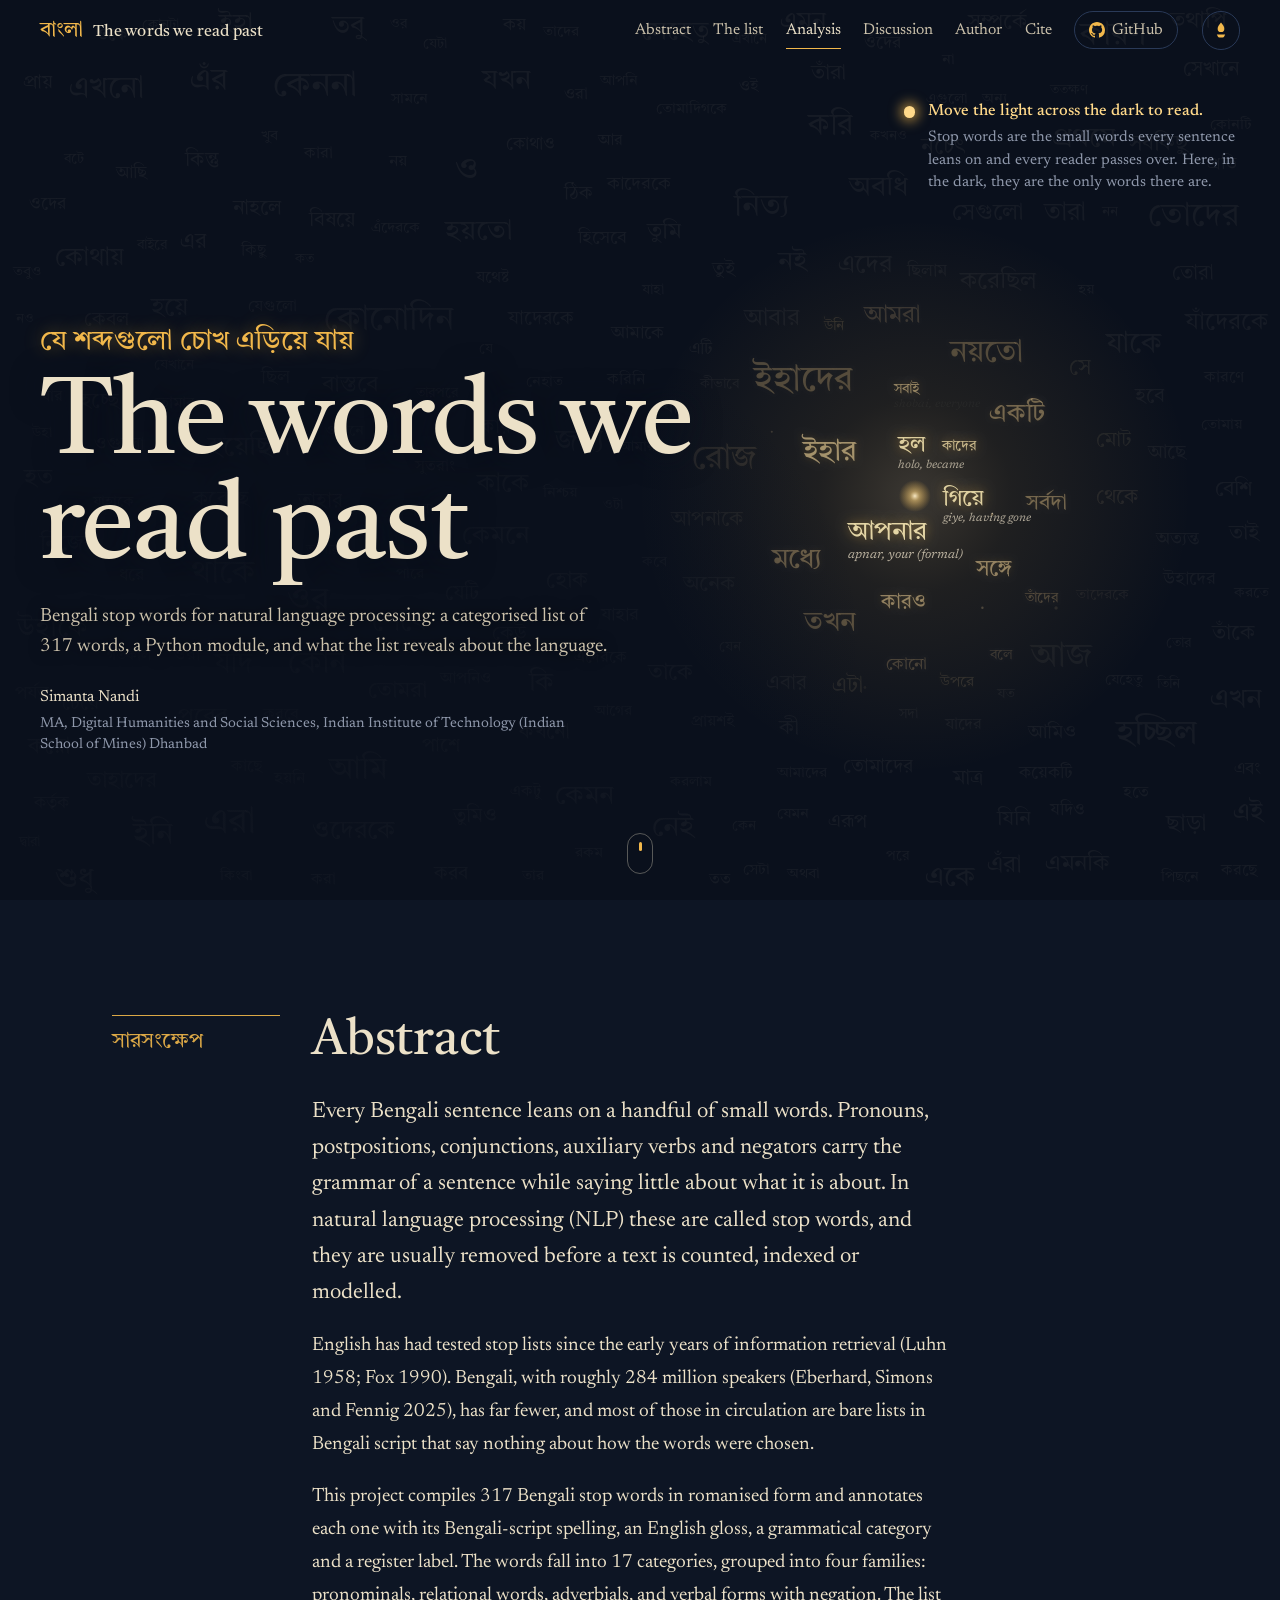
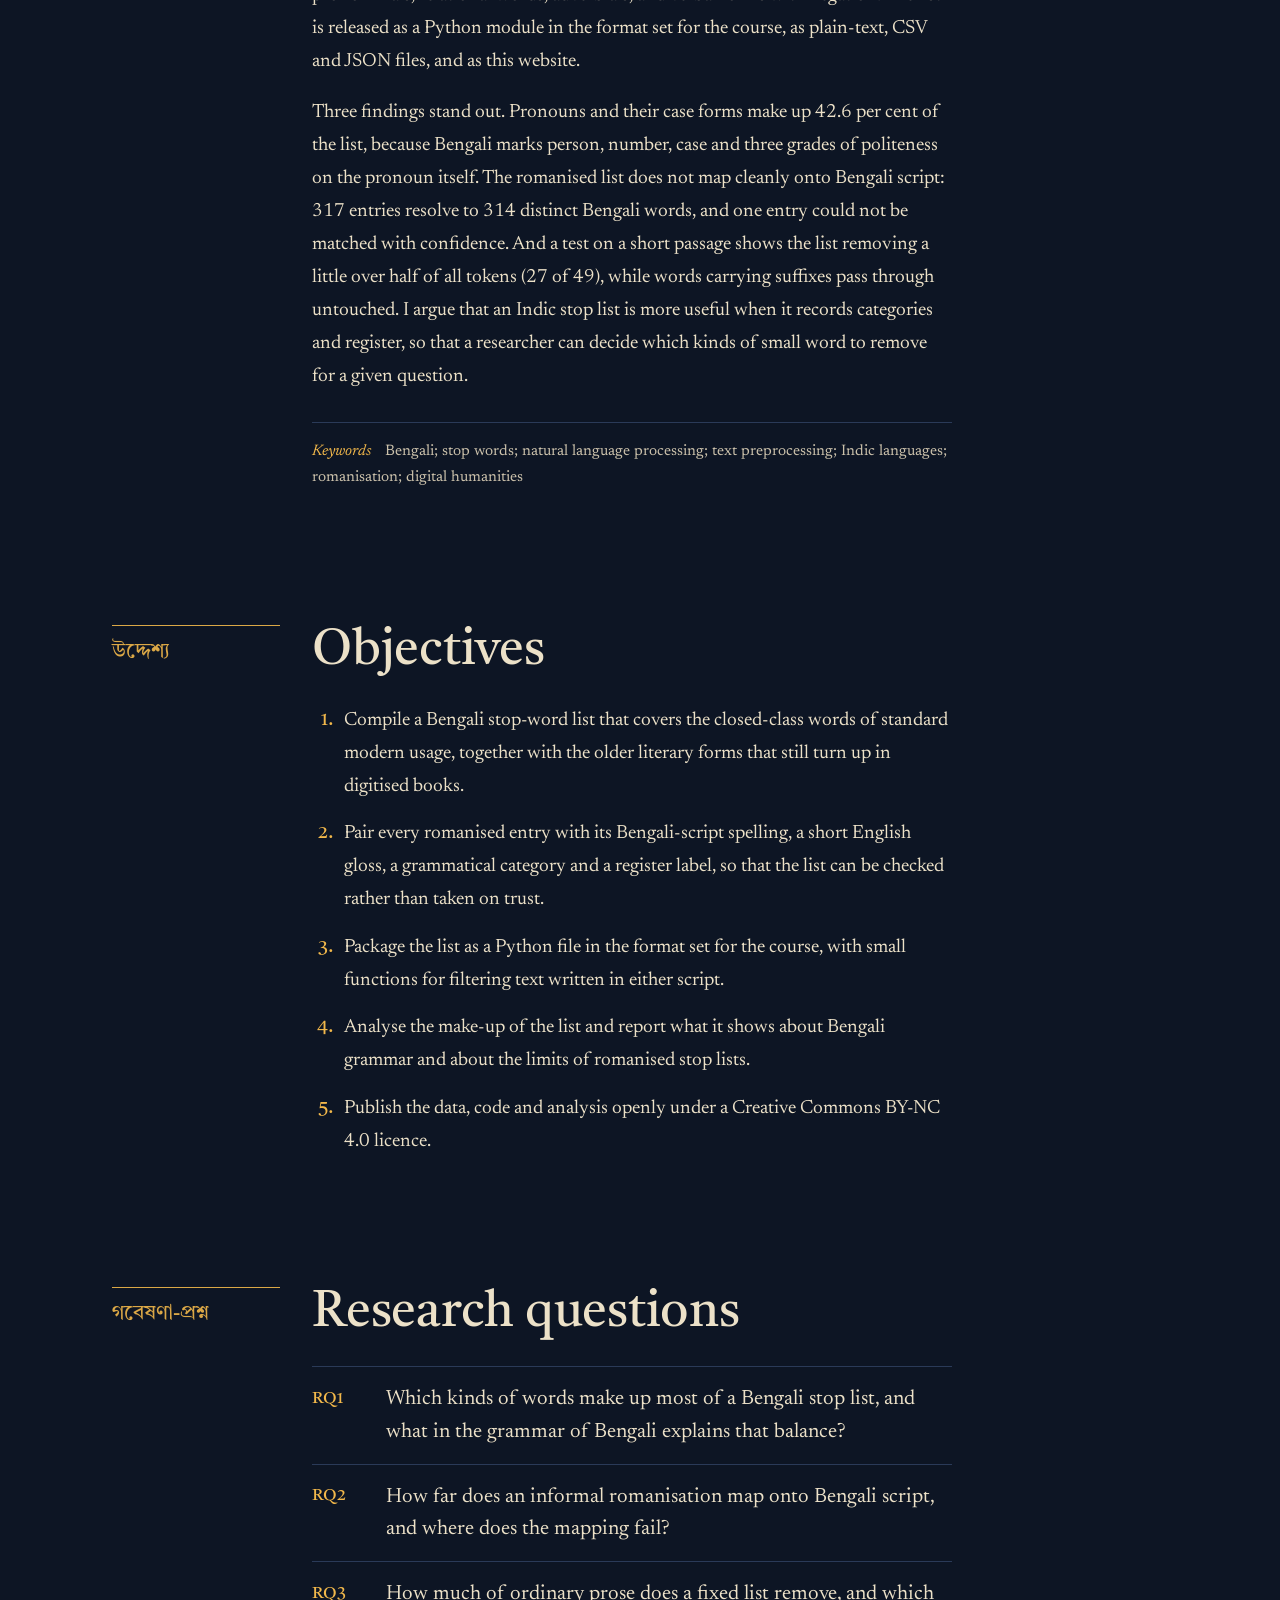
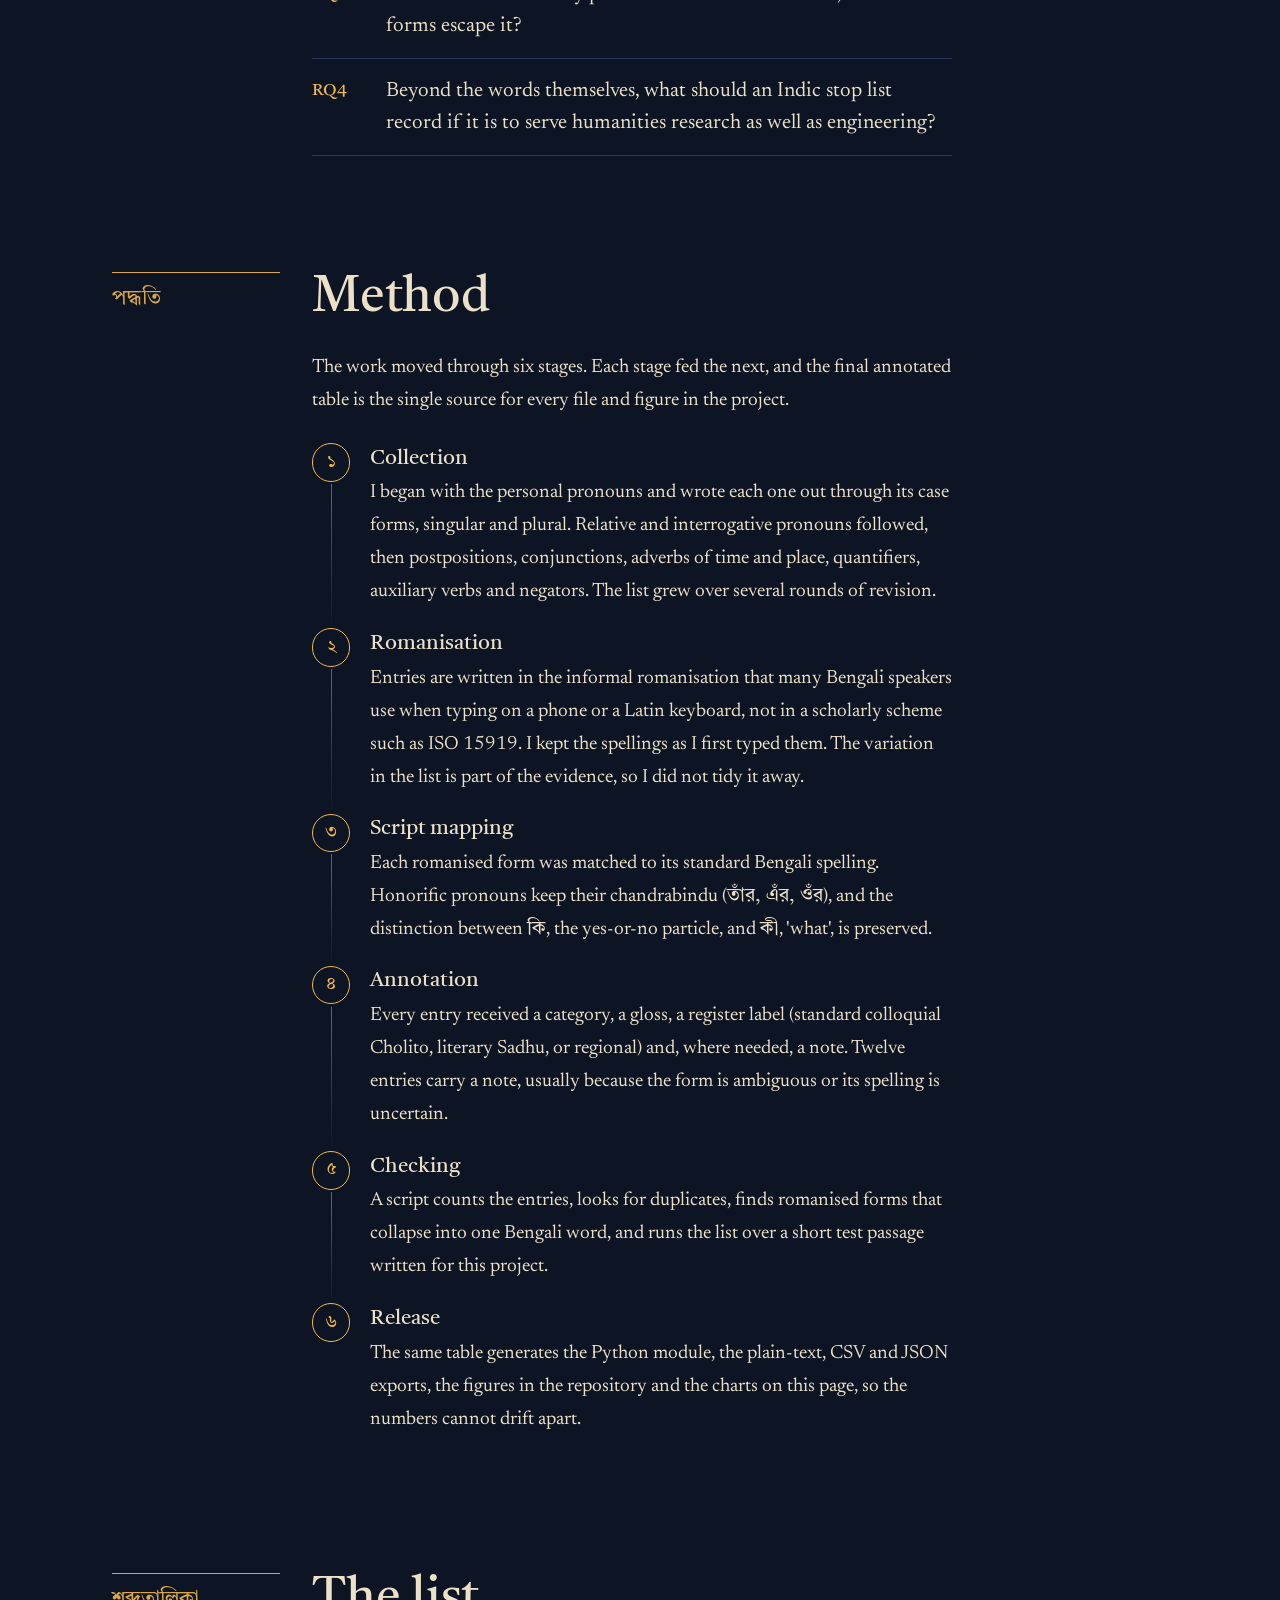
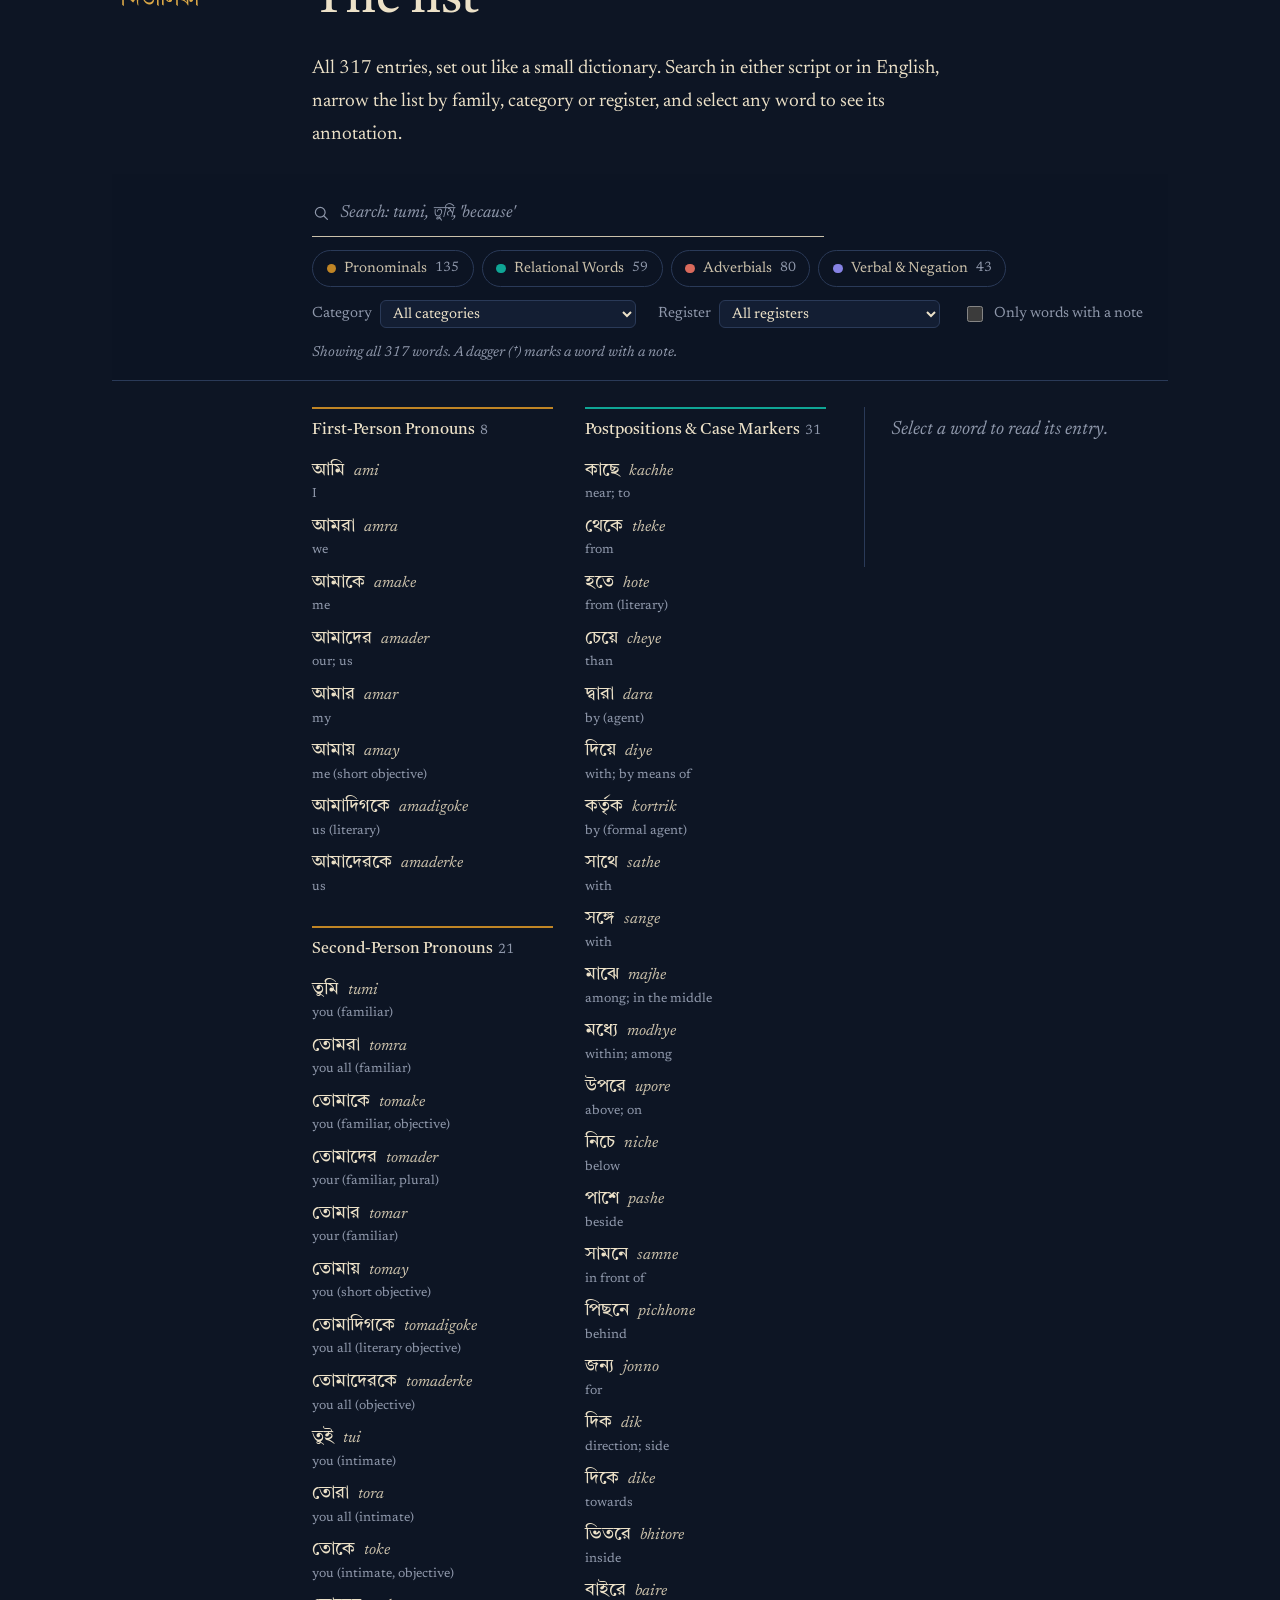
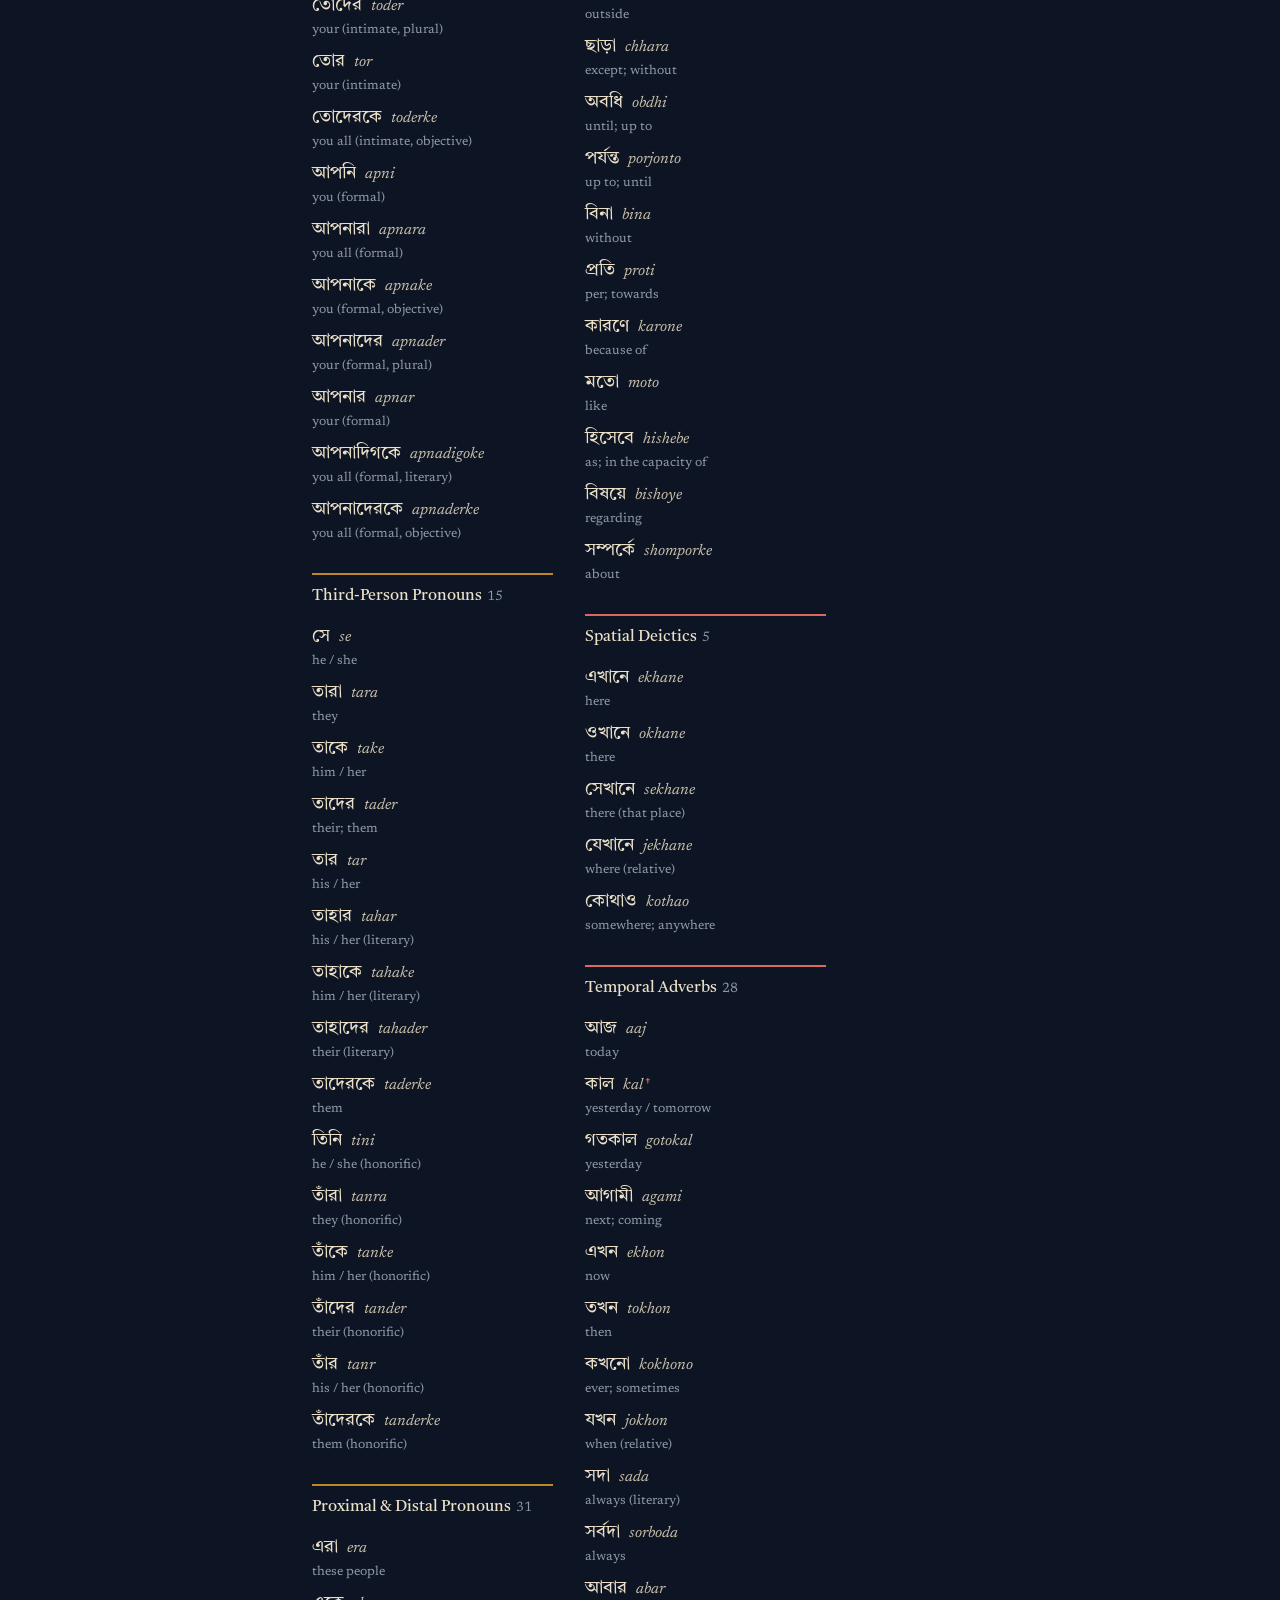
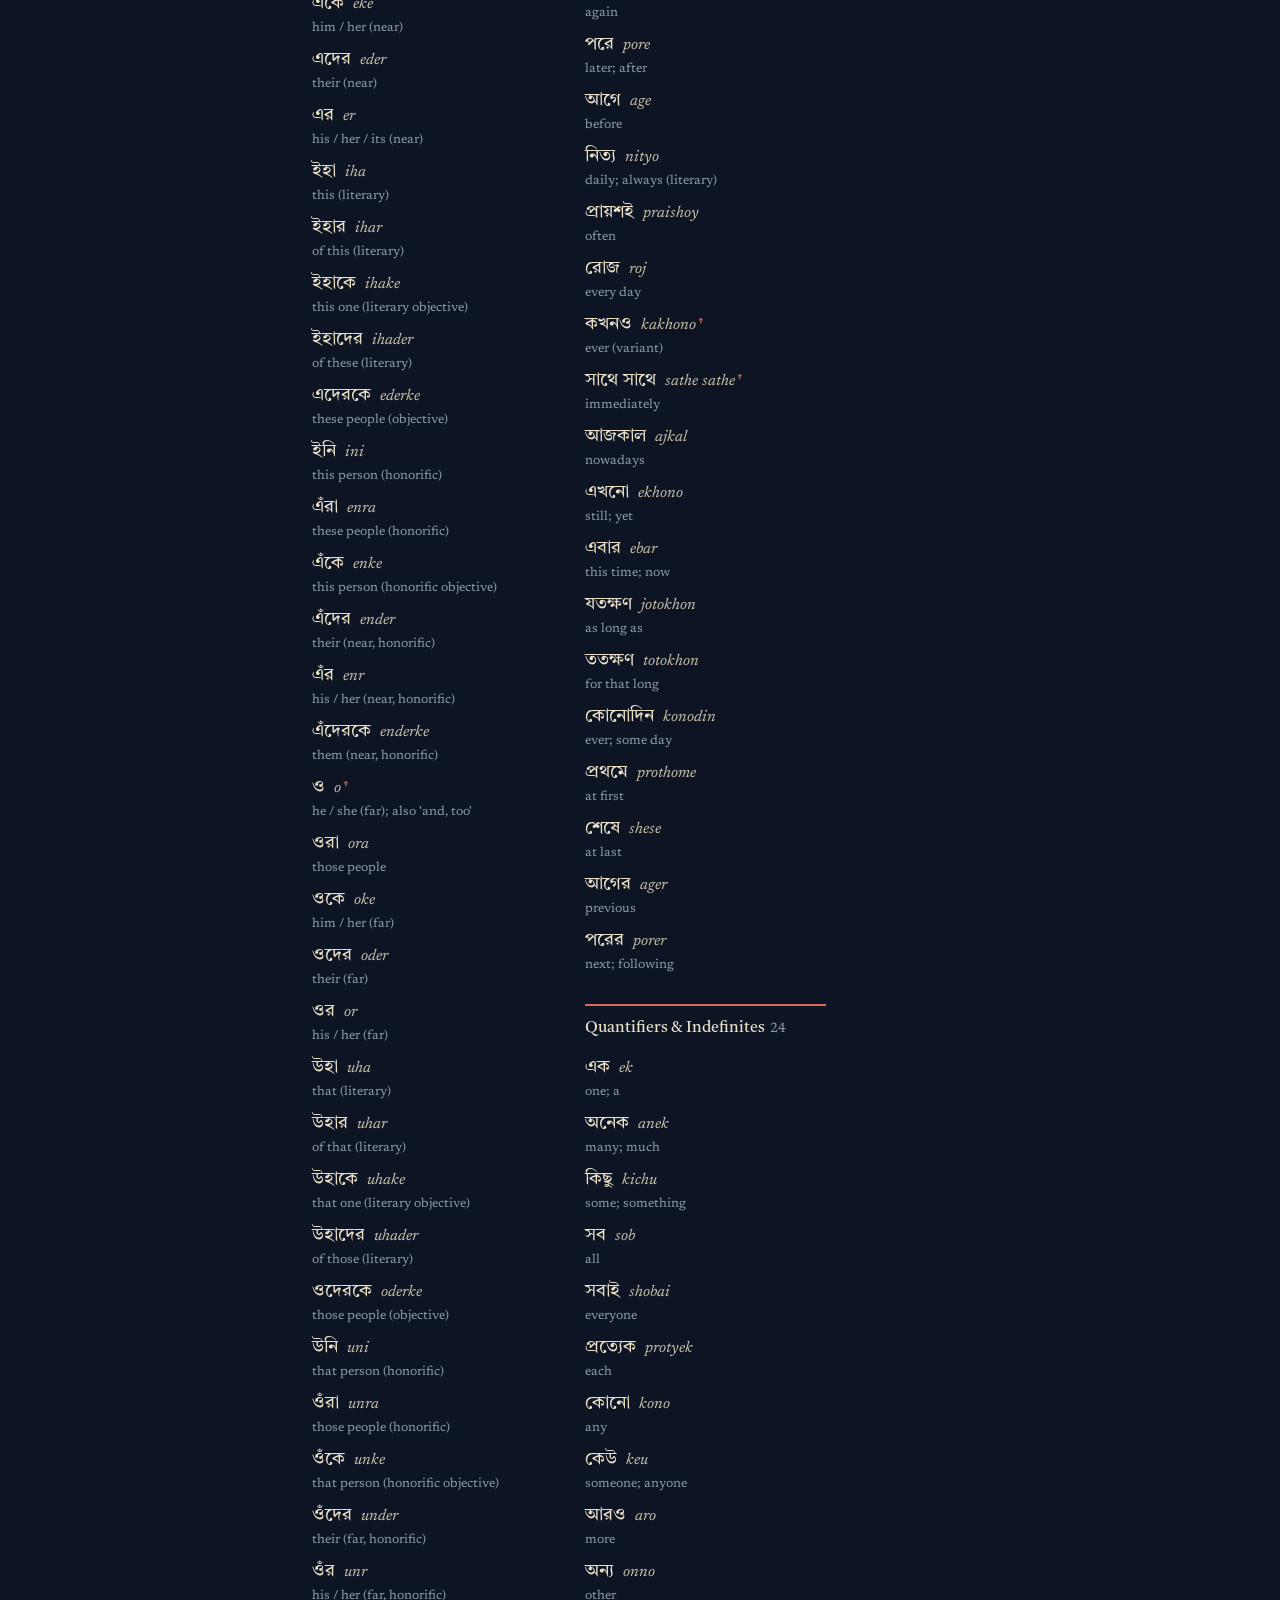
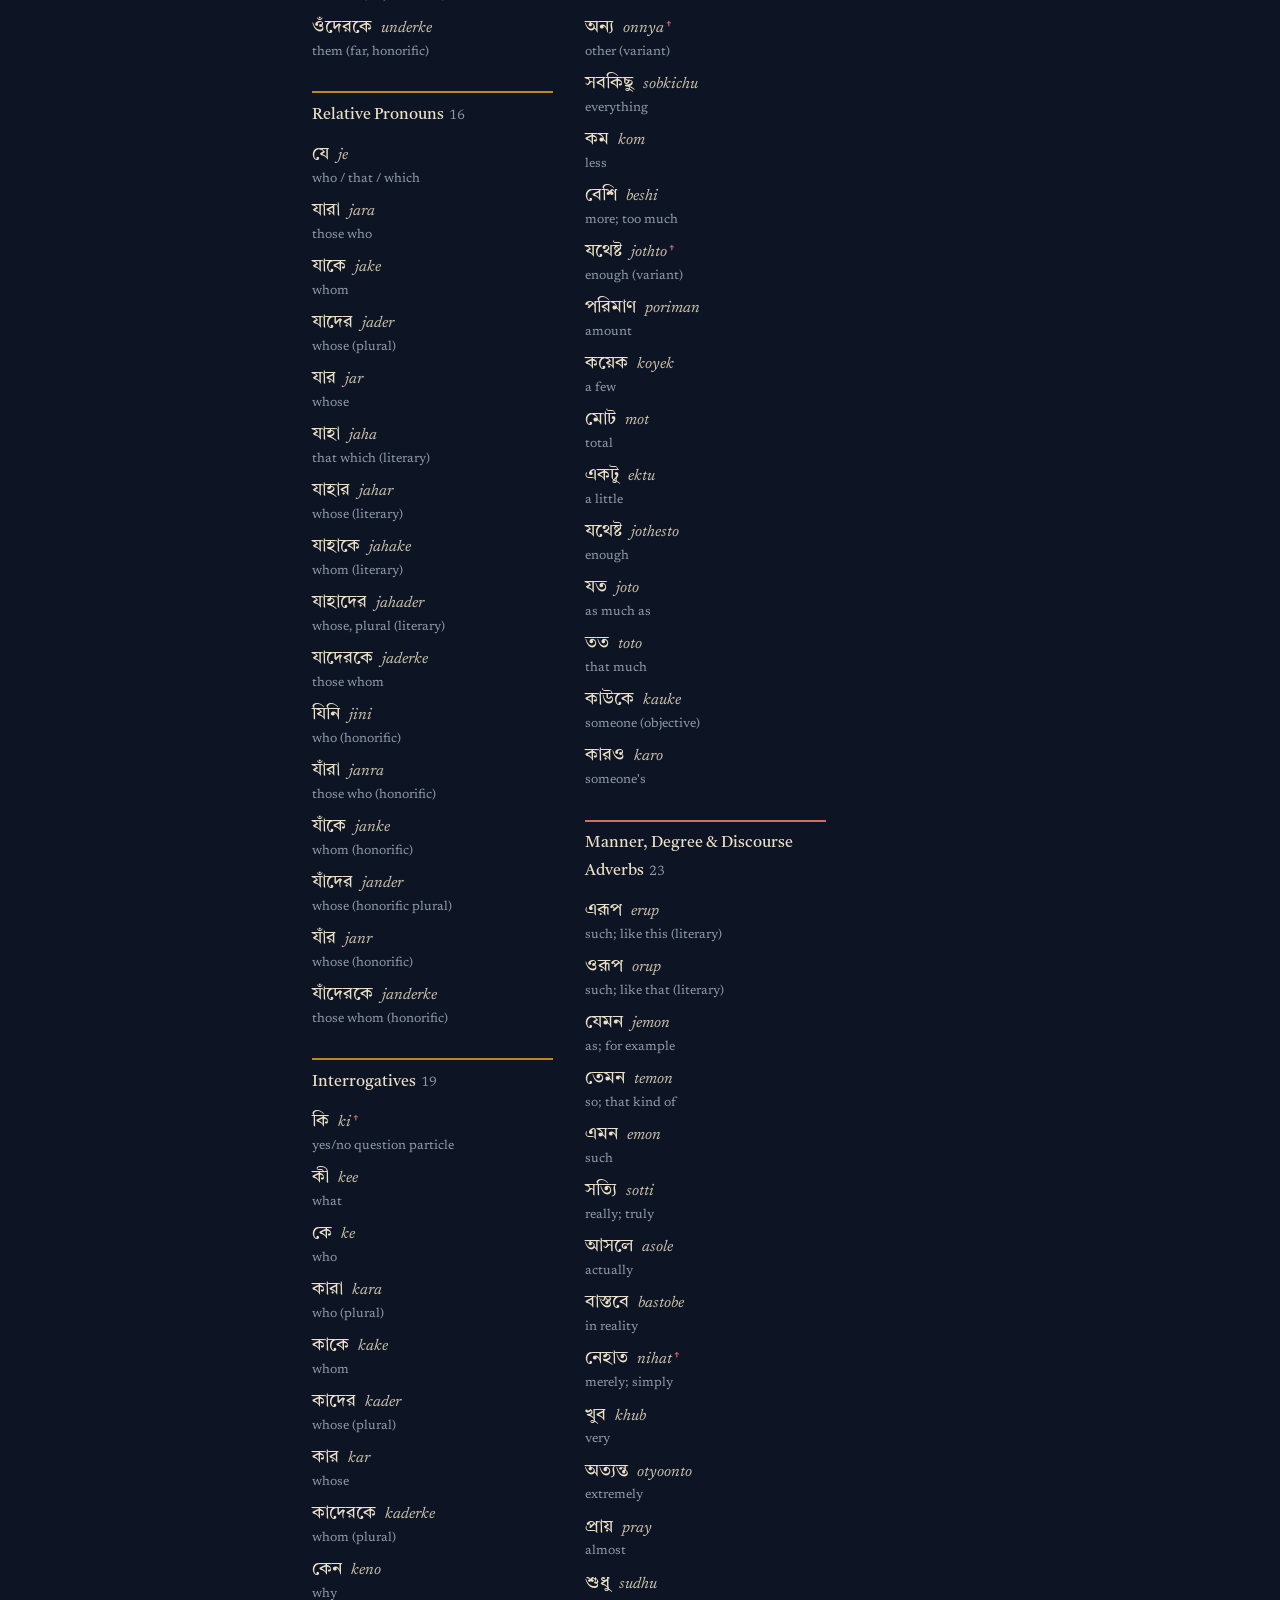
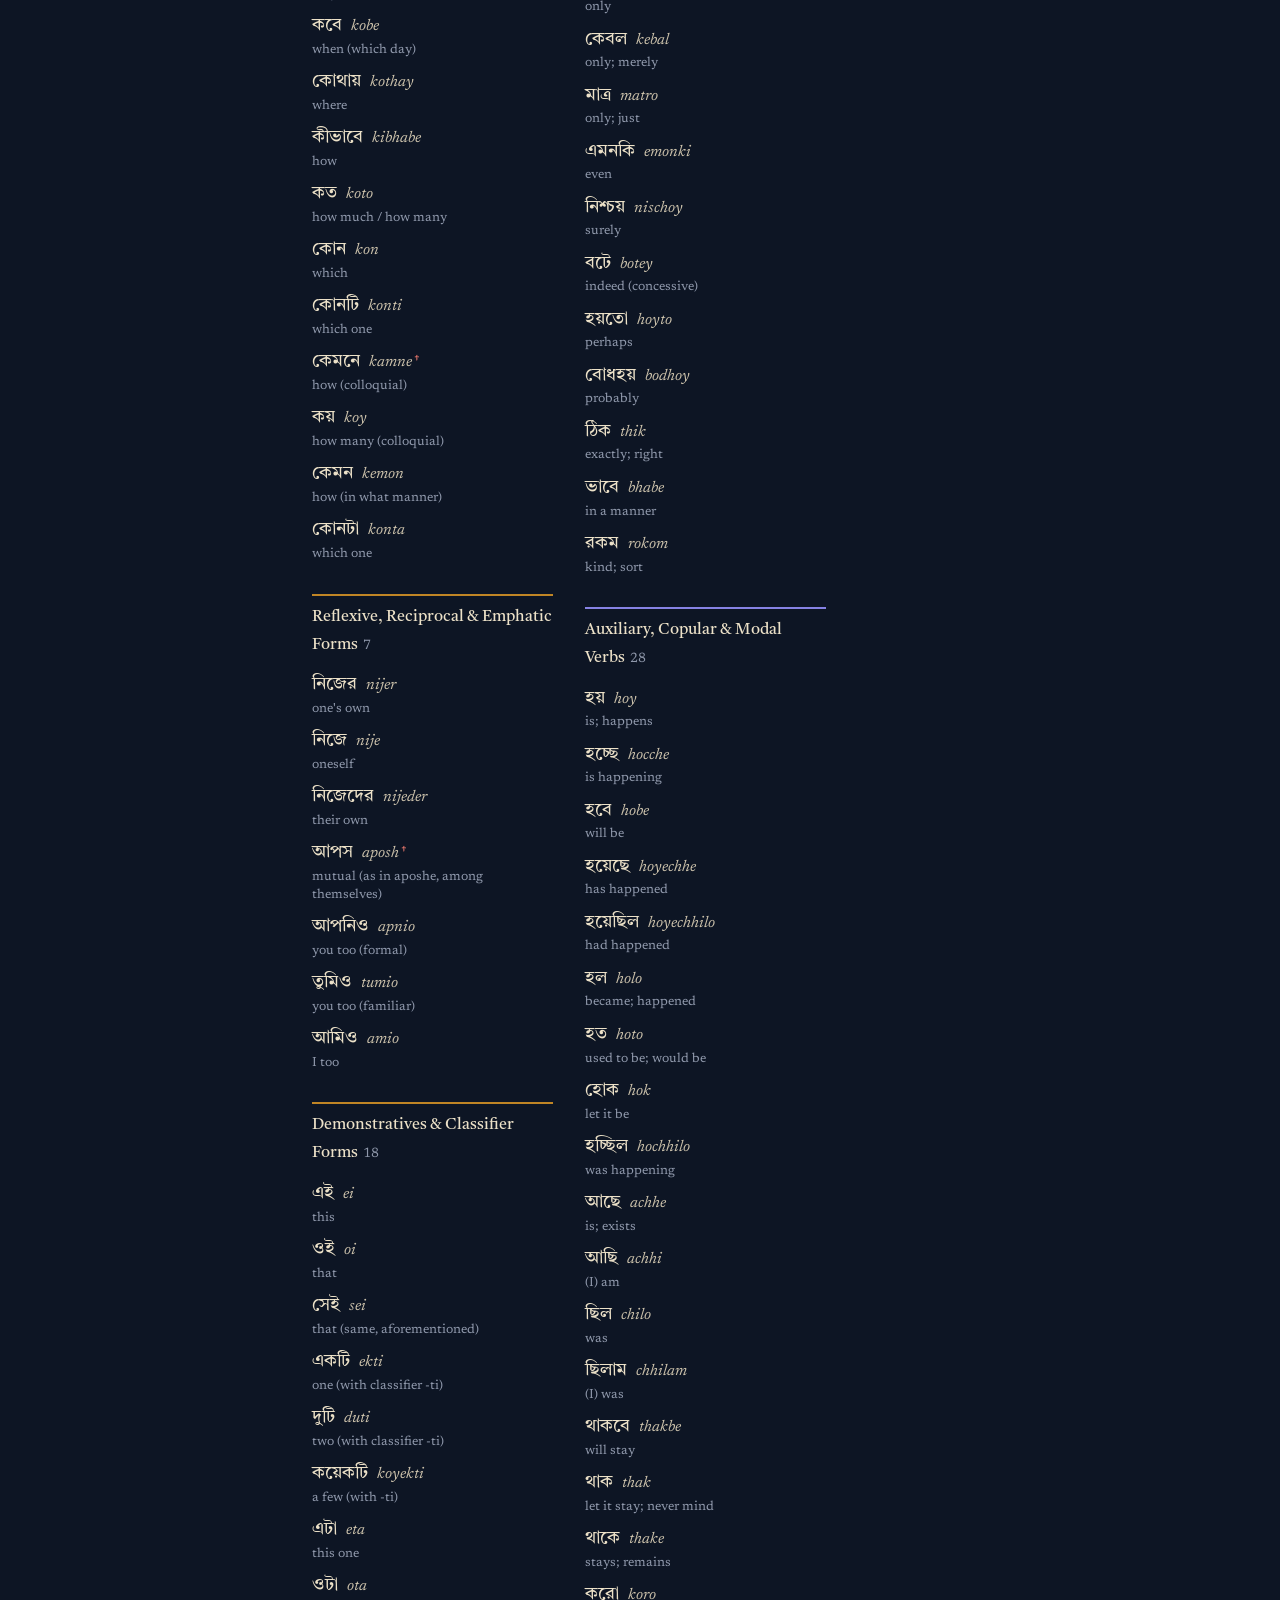
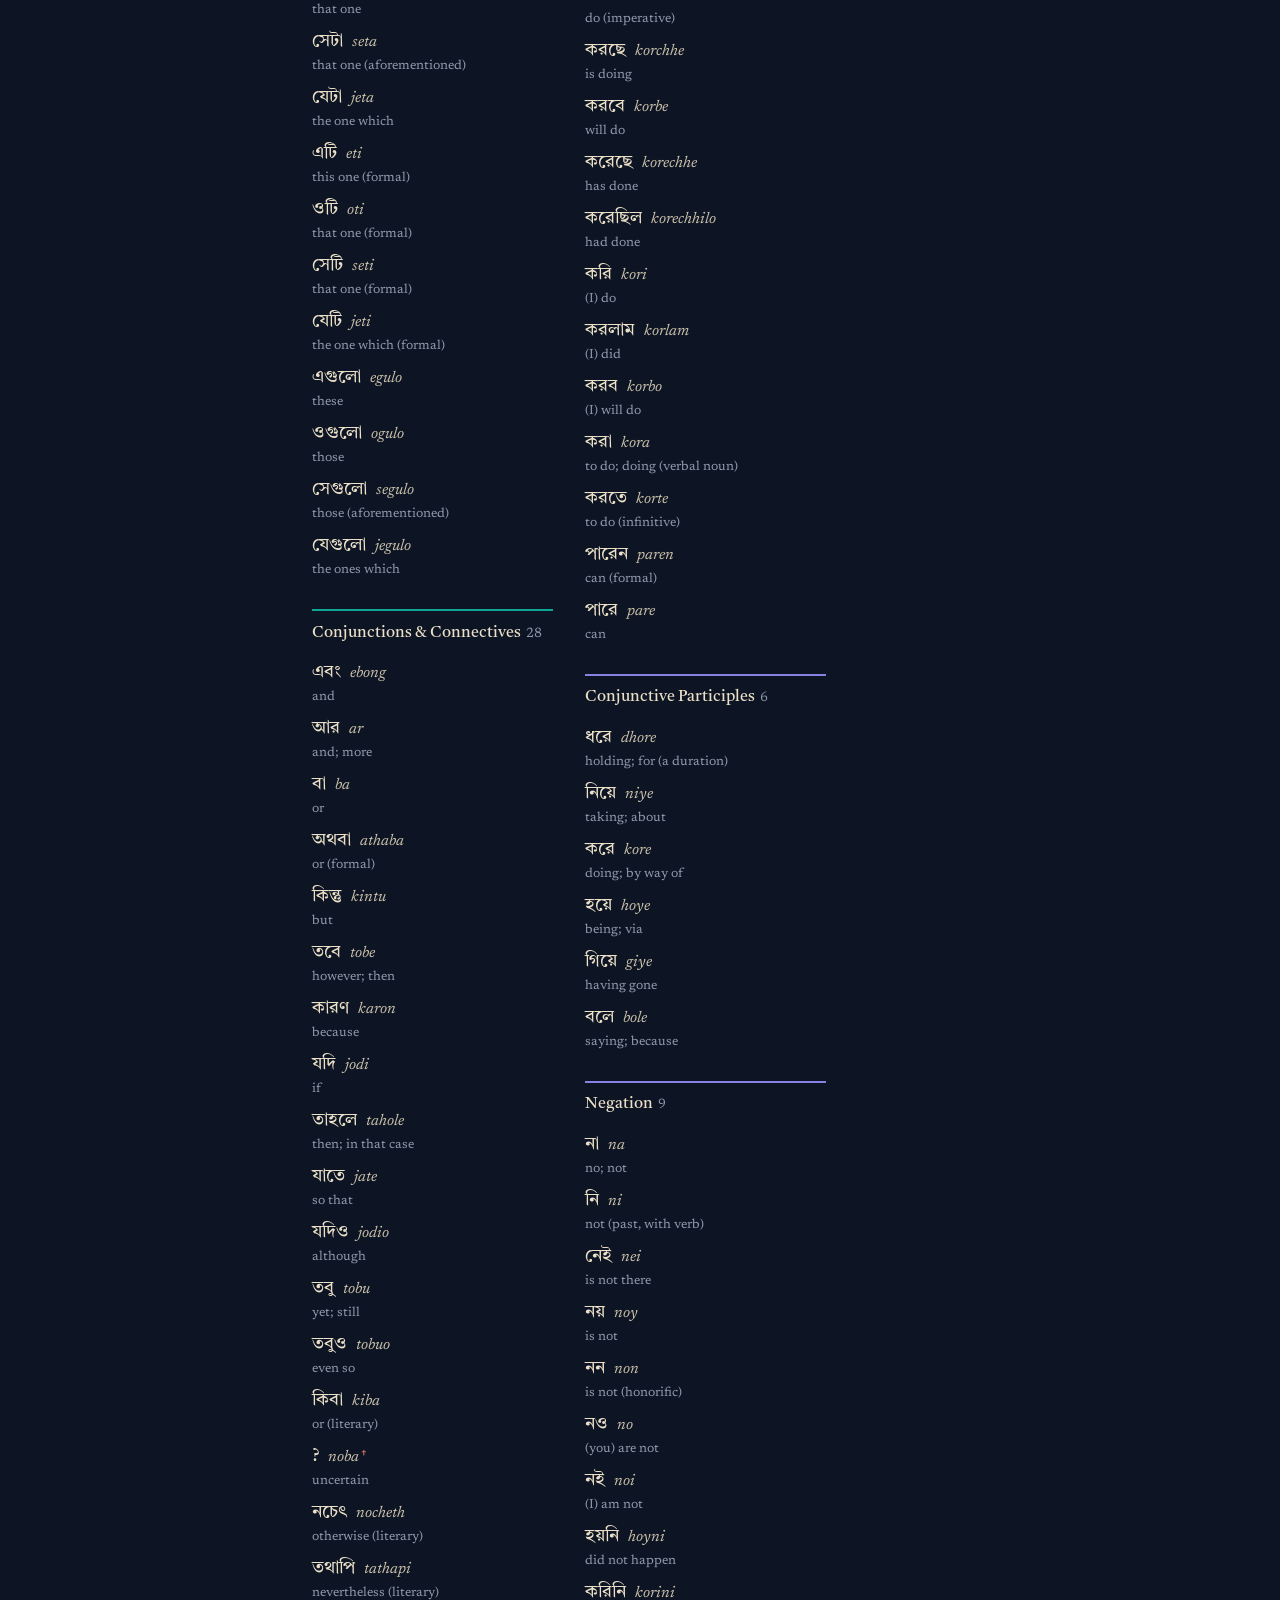
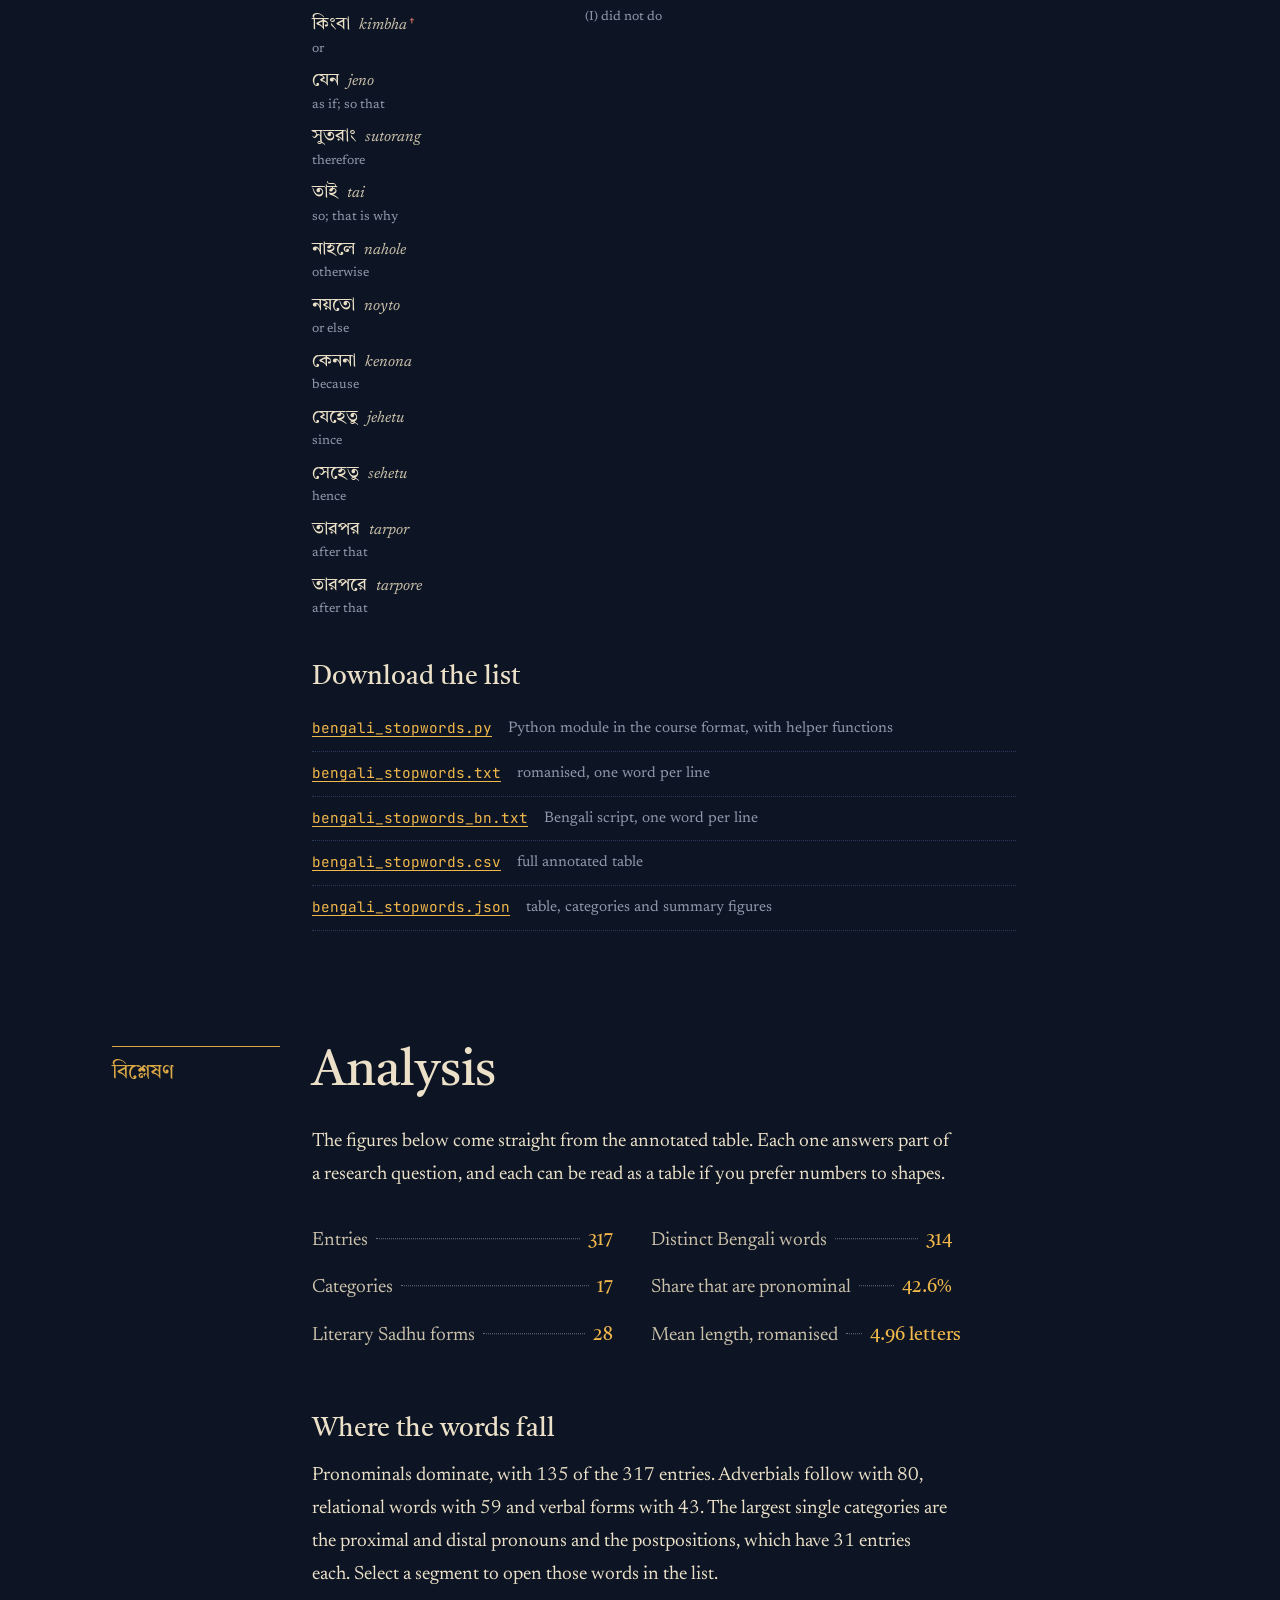
<file: index.html>
<!doctype html>
<html lang="en-GB" data-theme="dark">
<head>
<meta charset="utf-8">
<meta name="viewport" content="width=device-width, initial-scale=1">
<title>The Words We Read Past: Bengali Stop Words for NLP</title>
<meta name="description" content="A categorised list of 317 Bengali stop words with Bengali-script forms, a Python module and an analysis. A Digital Humanities project by Simanta Nandi, IIT (ISM) Dhanbad.">
<meta name="author" content="Simanta Nandi">
<meta property="og:title" content="The Words We Read Past: Bengali Stop Words for NLP">
<meta property="og:description" content="317 Bengali stop words, annotated, categorised and analysed. Python module, data files and an interactive analysis.">
<meta property="og:type" content="website">
<meta property="og:url" content="https://simantadh.github.io/bengalistopwords/">
<meta property="og:image" content="https://simantadh.github.io/bengalistopwords/fig1_category_breakdown.png">
<meta name="theme-color" content="#0d1524">
<link rel="icon" href="favicon.svg" type="image/svg+xml">
<link rel="preconnect" href="https://fonts.googleapis.com">
<link rel="preconnect" href="https://fonts.gstatic.com" crossorigin>
<link href="https://fonts.googleapis.com/css2?family=Tiro+Bangla:ital@0;1&family=Newsreader:ital,opsz,wght@0,6..72,300..700;1,6..72,300..700&family=JetBrains+Mono:wght@400;500&display=swap" rel="stylesheet">
<link rel="stylesheet" href="style.css">
<script>
  try { var t = localStorage.getItem('bsw-theme'); if (t) document.documentElement.setAttribute('data-theme', t); } catch (e) {}
</script>
</head>
<body>
<a class="skip" href="#abstract">Skip to the abstract</a>
<div class="progress" aria-hidden="true"><span id="progress-bar"></span></div>
<div class="lamp-glow" aria-hidden="true"></div>

<header class="topbar" id="topbar">
  <a class="brand" href="#top" aria-label="Back to the top">
    <span class="brand-bn" lang="bn">বাংলা</span>
    <span class="brand-en">The words we read past</span>
  </a>
  <nav class="topnav" id="topnav" aria-label="Sections">
    <a href="#abstract">Abstract</a>
    <a href="#list">The list</a>
    <a href="#analysis">Analysis</a>
    <a href="#discussion">Discussion</a>
    <a href="#author">Author</a>
    <a href="#cite">Cite</a>
    <a class="nav-gh" href="https://github.com/SimantaDH/bengalistopwords" target="_blank" rel="noopener" title="Open the GitHub repository in a new tab">
      <svg viewBox="0 0 16 16" width="16" height="16" aria-hidden="true"><path fill="currentColor" d="M8 0C3.58 0 0 3.58 0 8c0 3.54 2.29 6.53 5.47 7.59.4.07.55-.17.55-.38 0-.19-.01-.82-.01-1.49-2.01.37-2.53-.49-2.69-.94-.09-.23-.48-.94-.82-1.13-.28-.15-.68-.52-.01-.53.63-.01 1.08.58 1.23.82.72 1.21 1.87.87 2.33.66.07-.52.28-.87.51-1.07-1.78-.2-3.64-.89-3.64-3.95 0-.87.31-1.59.82-2.15-.08-.2-.36-1.02.08-2.12 0 0 .67-.21 2.2.82.64-.18 1.32-.27 2-.27.68 0 1.36.09 2 .27 1.53-1.04 2.2-.82 2.2-.82.44 1.1.16 1.92.08 2.12.51.56.82 1.27.82 2.15 0 3.07-1.87 3.75-3.65 3.95.29.25.54.73.54 1.48 0 1.07-.01 1.93-.01 2.2 0 .21.15.46.55.38A8.013 8.013 0 0 0 16 8c0-4.42-3.58-8-8-8Z"/></svg>
      <span>GitHub</span>
    </a>
  </nav>
  <div class="topbar-tools">
    <button class="icon-btn" id="theme-toggle" type="button" aria-label="Switch to the light page">
      <svg viewBox="0 0 24 24" width="20" height="20" aria-hidden="true"><path class="lamp-icon" d="M12 3c2.5 3 4 5.3 4 7.4A4 4 0 0 1 12 14.5a4 4 0 0 1-4-4.1C8 8.3 9.5 6 12 3Zm-5 14.5h10l-1.2 2.4a2 2 0 0 1-1.8 1.1h-4a2 2 0 0 1-1.8-1.1Z"/></svg>
    </button>
    <button class="icon-btn menu-btn" id="menu-toggle" type="button" aria-label="Open the section menu" aria-expanded="false" aria-controls="topnav">
      <svg viewBox="0 0 24 24" width="20" height="20" aria-hidden="true"><path d="M4 7h16M4 12h16M4 17h10" stroke="currentColor" stroke-width="1.6" fill="none" stroke-linecap="round"/></svg>
    </button>
  </div>
</header>

<!-- ============================== HERO ============================== -->
<section class="hero" id="top" aria-labelledby="hero-title">
  <canvas id="dark-field" aria-hidden="true"></canvas>
  <div class="hero-text">
    <p class="hero-bn" lang="bn">যে শব্দগুলো চোখ এড়িয়ে যায়</p>
    <h1 id="hero-title">The words we read past</h1>
    <p class="hero-sub">Bengali stop words for natural language processing: a categorised list of 317 words, a Python module, and what the list reveals about the language.</p>
    <p class="hero-by">Simanta Nandi<span>MA, Digital Humanities and Social Sciences, Indian Institute of Technology (Indian School of Mines) Dhanbad</span></p>
  </div>
  <p class="hero-hint" id="hero-hint">
    <span class="hint-lamp" aria-hidden="true"></span>
    <span><strong class="hint-pointer">Move the light across the dark to read.</strong><strong class="hint-touch">Drag your finger across the dark to read.</strong> Stop words are the small words every sentence leans on and every reader passes over. Here, in the dark, they are the only words there are.</span>
  </p>
  <a class="hero-down" href="#abstract" aria-label="Scroll to the abstract"><span></span></a>
</section>

<main id="main">

<!-- ============================== ABSTRACT ============================== -->
<section class="chapter" id="abstract" aria-labelledby="h-abstract">
  <aside class="margin" aria-hidden="true"><span lang="bn">সারসংক্ষেপ</span></aside>
  <div class="prose">
    <h2 id="h-abstract">Abstract</h2>
    <p class="lede">Every Bengali sentence leans on a handful of small words. Pronouns, postpositions, conjunctions, auxiliary verbs and negators carry the grammar of a sentence while saying little about what it is about. In natural language processing (NLP) these are called stop words, and they are usually removed before a text is counted, indexed or modelled.</p>
    <p>English has had tested stop lists since the early years of information retrieval (Luhn 1958; Fox 1990). Bengali, with roughly 284 million speakers (Eberhard, Simons and Fennig 2025), has far fewer, and most of those in circulation are bare lists in Bengali script that say nothing about how the words were chosen.</p>
    <p>This project compiles 317 Bengali stop words in romanised form and annotates each one with its Bengali-script spelling, an English gloss, a grammatical category and a register label. The words fall into 17 categories, grouped into four families: pronominals, relational words, adverbials, and verbal forms with negation. The list is released as a Python module in the format set for the course, as plain-text, CSV and JSON files, and as this website.</p>
    <p>Three findings stand out. Pronouns and their case forms make up 42.6 per cent of the list, because Bengali marks person, number, case and three grades of politeness on the pronoun itself. The romanised list does not map cleanly onto Bengali script: 317 entries resolve to 314 distinct Bengali words, and one entry could not be matched with confidence. And a test on a short passage shows the list removing a little over half of all tokens (27 of 49), while words carrying suffixes pass through untouched. I argue that an Indic stop list is more useful when it records categories and register, so that a researcher can decide which kinds of small word to remove for a given question.</p>
    <p class="keywords"><span>Keywords</span> Bengali; stop words; natural language processing; text preprocessing; Indic languages; romanisation; digital humanities</p>
  </div>
</section>

<!-- ============================== OBJECTIVES ============================== -->
<section class="chapter" id="objectives" aria-labelledby="h-objectives">
  <aside class="margin" aria-hidden="true"><span lang="bn">উদ্দেশ্য</span></aside>
  <div class="prose">
    <h2 id="h-objectives">Objectives</h2>
    <ol class="aims">
      <li>Compile a Bengali stop-word list that covers the closed-class words of standard modern usage, together with the older literary forms that still turn up in digitised books.</li>
      <li>Pair every romanised entry with its Bengali-script spelling, a short English gloss, a grammatical category and a register label, so that the list can be checked rather than taken on trust.</li>
      <li>Package the list as a Python file in the format set for the course, with small functions for filtering text written in either script.</li>
      <li>Analyse the make-up of the list and report what it shows about Bengali grammar and about the limits of romanised stop lists.</li>
      <li>Publish the data, code and analysis openly under a Creative Commons BY-NC 4.0 licence.</li>
    </ol>
  </div>
</section>

<!-- ============================== RESEARCH QUESTIONS ============================== -->
<section class="chapter" id="questions" aria-labelledby="h-questions">
  <aside class="margin" aria-hidden="true"><span lang="bn">গবেষণা-প্রশ্ন</span></aside>
  <div class="prose">
    <h2 id="h-questions">Research questions</h2>
    <dl class="rq">
      <div><dt>RQ1</dt><dd>Which kinds of words make up most of a Bengali stop list, and what in the grammar of Bengali explains that balance?</dd></div>
      <div><dt>RQ2</dt><dd>How far does an informal romanisation map onto Bengali script, and where does the mapping fail?</dd></div>
      <div><dt>RQ3</dt><dd>How much of ordinary prose does a fixed list remove, and which forms escape it?</dd></div>
      <div><dt>RQ4</dt><dd>Beyond the words themselves, what should an Indic stop list record if it is to serve humanities research as well as engineering?</dd></div>
    </dl>
  </div>
</section>

<!-- ============================== METHOD ============================== -->
<section class="chapter" id="method" aria-labelledby="h-method">
  <aside class="margin" aria-hidden="true"><span lang="bn">পদ্ধতি</span></aside>
  <div class="prose">
    <h2 id="h-method">Method</h2>
    <p>The work moved through six stages. Each stage fed the next, and the final annotated table is the single source for every file and figure in the project.</p>
    <ol class="steps">
      <li>
        <h3>Collection</h3>
        <p>I began with the personal pronouns and wrote each one out through its case forms, singular and plural. Relative and interrogative pronouns followed, then postpositions, conjunctions, adverbs of time and place, quantifiers, auxiliary verbs and negators. The list grew over several rounds of revision.</p>
      </li>
      <li>
        <h3>Romanisation</h3>
        <p>Entries are written in the informal romanisation that many Bengali speakers use when typing on a phone or a Latin keyboard, not in a scholarly scheme such as ISO 15919. I kept the spellings as I first typed them. The variation in the list is part of the evidence, so I did not tidy it away.</p>
      </li>
      <li>
        <h3>Script mapping</h3>
        <p>Each romanised form was matched to its standard Bengali spelling. Honorific pronouns keep their chandrabindu (<span lang="bn">তাঁর, এঁর, ওঁর</span>), and the distinction between <span lang="bn">কি</span>, the yes-or-no particle, and <span lang="bn">কী</span>, 'what', is preserved.</p>
      </li>
      <li>
        <h3>Annotation</h3>
        <p>Every entry received a category, a gloss, a register label (standard colloquial Cholito, literary Sadhu, or regional) and, where needed, a note. Twelve entries carry a note, usually because the form is ambiguous or its spelling is uncertain.</p>
      </li>
      <li>
        <h3>Checking</h3>
        <p>A script counts the entries, looks for duplicates, finds romanised forms that collapse into one Bengali word, and runs the list over a short test passage written for this project.</p>
      </li>
      <li>
        <h3>Release</h3>
        <p>The same table generates the Python module, the plain-text, CSV and JSON exports, the figures in the repository and the charts on this page, so the numbers cannot drift apart.</p>
      </li>
    </ol>
  </div>
</section>

<!-- ============================== THE LIST ============================== -->
<section class="chapter wide" id="list" aria-labelledby="h-list">
  <aside class="margin" aria-hidden="true"><span lang="bn">শব্দতালিকা</span></aside>
  <div class="prose">
    <h2 id="h-list">The list</h2>
    <p>All 317 entries, set out like a small dictionary. Search in either script or in English, narrow the list by family, category or register, and select any word to see its annotation.</p>
  </div>

  <div class="lexicon-tools" role="search">
    <label class="search">
      <span class="visually-hidden">Search the stop words</span>
      <svg viewBox="0 0 24 24" width="18" height="18" aria-hidden="true"><circle cx="11" cy="11" r="6.5" fill="none" stroke="currentColor" stroke-width="1.6"/><path d="m16 16 4.5 4.5" stroke="currentColor" stroke-width="1.6" stroke-linecap="round"/></svg>
      <input id="lex-search" type="search" placeholder="Search: tumi, তুমি, 'because'" autocomplete="off" spellcheck="false">
    </label>
    <div class="chips" id="macro-chips" role="group" aria-label="Filter by family"></div>
    <div class="lex-selects">
      <label><span>Category</span>
        <select id="cat-select"><option value="">All categories</option></select>
      </label>
      <label><span>Register</span>
        <select id="reg-select">
          <option value="">All registers</option>
          <option value="C">Standard colloquial (Cholito)</option>
          <option value="S">Literary (Sadhu) or formal</option>
          <option value="R">Regional or informal</option>
        </select>
      </label>
      <label class="check"><input type="checkbox" id="flag-only"> <span>Only words with a note</span></label>
    </div>
    <p class="lex-count" id="lex-count" aria-live="polite"></p>
  </div>

  <div class="lexicon-wrap">
    <div class="lexicon" id="lexicon"></div>
    <aside class="entry-card" id="entry-card" aria-live="polite">
      <p class="entry-empty">Select a word to read its entry.</p>
    </aside>
  </div>

  <div class="downloads prose">
    <h3>Download the list</h3>
    <ul>
      <li><a href="bengali_stopwords.py" download>bengali_stopwords.py</a> <span>Python module in the course format, with helper functions</span></li>
      <li><a href="bengali_stopwords.txt" download>bengali_stopwords.txt</a> <span>romanised, one word per line</span></li>
      <li><a href="bengali_stopwords_bn.txt" download>bengali_stopwords_bn.txt</a> <span>Bengali script, one word per line</span></li>
      <li><a href="bengali_stopwords.csv" download>bengali_stopwords.csv</a> <span>full annotated table</span></li>
      <li><a href="bengali_stopwords.json" download>bengali_stopwords.json</a> <span>table, categories and summary figures</span></li>
    </ul>
  </div>
</section>

<!-- ============================== ANALYSIS ============================== -->
<section class="chapter" id="analysis" aria-labelledby="h-analysis">
  <aside class="margin" aria-hidden="true"><span lang="bn">বিশ্লেষণ</span></aside>
  <div class="prose">
    <h2 id="h-analysis">Analysis</h2>
    <p>The figures below come straight from the annotated table. Each one answers part of a research question, and each can be read as a table if you prefer numbers to shapes.</p>

    <dl class="ledger" aria-label="The list in figures">
      <div><dt>Entries</dt><dd>317</dd></div>
      <div><dt>Distinct Bengali words</dt><dd>314</dd></div>
      <div><dt>Categories</dt><dd>17</dd></div>
      <div><dt>Share that are pronominal</dt><dd>42.6%</dd></div>
      <div><dt>Literary Sadhu forms</dt><dd>28</dd></div>
      <div><dt>Mean length, romanised</dt><dd>4.96 letters</dd></div>
    </dl>

    <h3 class="fig-title" id="h-families">Where the words fall</h3>
    <p>Pronominals dominate, with 135 of the 317 entries. Adverbials follow with 80, relational words with 59 and verbal forms with 43. The largest single categories are the proximal and distal pronouns and the postpositions, which have 31 entries each. Select a segment to open those words in the list.</p>
  </div>

  <figure class="figure" id="fig-families">
    <div class="fig-body fig-split">
      <div class="ring" id="ring-chart" role="img" aria-label="Ring chart of stop words by family and category"></div>
      <div class="bars" id="bar-chart"></div>
    </div>
    <figcaption>Figure 1. Stop words by family (inner ring) and category (outer ring and bars). <button class="link-btn" data-table="families" type="button">Show as a table</button></figcaption>
    <div class="fig-table" id="table-families" hidden></div>
  </figure>

  <div class="prose">
    <h3 class="fig-title" id="h-pronouns">Why the pronouns multiply</h3>
    <p>An English stop list needs four words for the first person singular: I, me, my, mine. Bengali needs more, mostly because it builds politeness into the pronoun. The second person alone comes in three grades. <em>Tui</em> is for close friends, younger siblings and children; <em>tumi</em> for equals and most family; <em>apni</em> for strangers, elders and anyone owed respect. The third person splits into ordinary and honorific forms (<em>se</em> and <em>tini</em>), and the same split runs through the near, far and relative series (Thompson 2012).</p>
    <p>Each grade then takes its own nominative, objective and genitive, in the singular and the plural. Thirteen pronoun series across six case slots make 78 cells, and the list fills every one of them. Two gaps sit just outside the grid. The bare near pronoun <em>e</em> (<span lang="bn">এ</span>) is missing, so its nominative slot is held only by the literary <em>iha</em>. And the everyday classifier form <em>ekta</em> (<span lang="bn">একটা</span>) is absent although the more formal <em>ekti</em> is present.</p>
  </div>

  <figure class="figure" id="fig-paradigm">
    <div class="fig-tools">
      <div class="seg" role="group" aria-label="Script shown in the grid">
        <button type="button" class="on" data-script="roman" aria-pressed="true">Romanised</button>
        <button type="button" data-script="bn" aria-pressed="false" lang="bn">বাংলা</button>
      </div>
    </div>
    <div class="fig-body"><div class="paradigm" id="paradigm"></div></div>
    <figcaption>Figure 2. The pronoun paradigm. Rows are pronoun series, columns are case and number. A marked cell holds two forms, usually a colloquial one and its literary twin. Point at a cell to light its row and column.</figcaption>
  </figure>

  <div class="prose">
    <h3 class="fig-title" id="h-correlatives">Five initial sounds, one system</h3>
    <p>Sort the list by first letter and three letters lead: <em>k</em> (54 words), <em>t</em> (46) and <em>j</em> (32). This is no accident of spelling. Bengali builds its question words, relative words and answering words as matched sets that differ only in the opening sound. <em>Kothay</em> asks 'where?', <em>jekhane</em> means 'where' in a relative clause, <em>sekhane</em> answers 'there', and <em>ekhane</em> and <em>okhane</em> point to 'here' and 'over there'. Grammars call this the correlative system.</p>
    <p>Laid out as a table, the system also shows what the list has missed. <em>Kokhon</em> ('when?') is absent, though <em>kokhono</em> ('ever') is present. So are <em>eto</em> and <em>oto</em> ('this much', 'that much') and <em>omon</em> ('like that'). These are frequent words and good candidates for the next version.</p>
  </div>

  <figure class="figure" id="fig-correlatives">
    <div class="fig-body"><div class="correl" id="correl"></div></div>
    <figcaption>Figure 3. The correlative table. Filled cells are in the list; outlined cells show forms the list does not yet include.</figcaption>
  </figure>

  <div class="prose">
    <h3 class="fig-title" id="h-register">Old and new registers</h3>
    <p>Twenty-eight entries (8.8 per cent) belong to Sadhu Bhasha, the formal literary standard of nineteenth-century prose, which the colloquial Cholito standard has since largely replaced in writing. Almost all of them are pronouns: <em>tahar</em> beside <em>tar</em>, <em>iha</em> beside <em>e</em>, <em>jaha</em> beside <em>je</em>, and the long objective <em>amadigoke</em> beside <em>amaderke</em>. They matter for anyone working with digitised literature from before the middle of the twentieth century, where these forms are ordinary function words. Only two entries are marked as regional: <em>kamne</em> ('how') and <em>koy</em> ('how many'), both common in eastern speech.</p>
  </div>

  <figure class="figure" id="fig-register">
    <div class="fig-body"><div id="register-chart"></div></div>
    <figcaption>Figure 4. Register by family. Literary forms cluster among the pronominals. <button class="link-btn" data-table="register" type="button">Show as a table</button></figcaption>
    <div class="fig-table" id="table-register" hidden></div>
  </figure>

  <div class="prose">
    <h3 class="fig-title" id="h-length">Short words, mostly</h3>
    <p>The romanised forms average 4.96 letters, with a median of five. The shortest is <em>o</em>, a single letter that is both a pronoun ('he' or 'she', at a distance) and the particle 'also'. The longest run to ten letters: the literary plurals <em>tomadigoke</em> and <em>apnadigoke</em>, and the past perfect forms <em>hoyechhilo</em> and <em>korechhilo</em>.</p>
  </div>

  <figure class="figure narrow" id="fig-length">
    <div class="fig-body"><div id="length-chart"></div></div>
    <figcaption>Figure 5. Length of the romanised forms, in letters.</figcaption>
  </figure>

  <div class="prose">
    <h3 class="fig-title" id="h-script">From roman letters to Bengali script</h3>
    <p>Romanised Bengali has no fixed spelling, and the list shows it. Two pairs of entries spell one Bengali word: <em>onno</em> and <em>onnya</em> (<span lang="bn">অন্য</span>), and <em>jothto</em> and <em>jothesto</em> (<span lang="bn">যথেষ্ট</span>). One entry, <em>noba</em>, matches no standard form I could confirm. The list is also inconsistent with itself. It writes <em>chilo</em> with one <em>h</em> but <em>chhilam</em> and <em>hochhilo</em> with two, so a romanised text that spells the word <em>chhilo</em> slips straight past the filter.</p>
    <p>Bengali script avoids that problem, because its spelling is settled, but it sets a different trap. Letters such as <span lang="bn">য়</span> and <span lang="bn">ড়</span> can be stored either as one Unicode character or as a base letter followed by a dot below, the nukta. The two look the same on screen and do not match inside a computer. The Python module converts every text to Unicode Normalisation Form C before comparing words, which removes the mismatch (Unicode Consortium 2024).</p>
  </div>

  <div class="prose">
    <h3 class="fig-title" id="h-try">Try the list on real text</h3>
    <p>The passage below was written for this project. Replace it with any Bengali text, in either script, and the tool will show which of the 317 stop words in the dataset appear in it, and how often. Nothing outside the dataset is shown.</p>
  </div>

  <figure class="figure" id="fig-try">
    <div class="tryit">
      <div class="try-input">
        <div class="seg" role="group" aria-label="Sample passage">
          <button type="button" class="on" data-sample="bn" aria-pressed="true" lang="bn">বাংলা হরফ</button>
          <button type="button" data-sample="roman" aria-pressed="false">Romanised</button>
        </div>
        <label class="visually-hidden" for="try-text">Bengali text to filter</label>
        <textarea id="try-text" rows="7" spellcheck="false"></textarea>
      </div>
      <div class="try-output">
        <div class="try-stats" id="try-stats" aria-live="polite"></div>
        <p class="try-found-label">Stop words from the dataset found in this text, in order of appearance</p>
        <p class="try-found" id="try-found"></p>
      </div>
    </div>
    <figcaption>Figure 6. Live filter. Only words from this project's 317-entry dataset are shown, each with its Bengali form, its romanised spelling and how many times it occurs.</figcaption>
  </figure>
</section>

<!-- ============================== DISCUSSION ============================== -->
<section class="chapter" id="discussion" aria-labelledby="h-discussion">
  <aside class="margin" aria-hidden="true"><span lang="bn">আলোচনা</span></aside>
  <div class="prose">
    <h2 id="h-discussion">Discussion</h2>
    <p>A stop list looks like a neutral tool, but it is a small theory of what counts as empty in a language. For English the theory costs little. Function words carry little that a topic model or a search index needs, and even so, web search engines have moved over time from long stop lists to short ones and, in many cases, to none (Manning, Raghavan and Schütze 2008). For Bengali, the assumption runs into trouble in at least three places.</p>
    <p>The first is politeness. Removing <em>tui</em>, <em>tumi</em> and <em>apni</em> throws away information about how the people in a text stand towards one another. A study of dialogue in fiction, of forms of address in letters, or of how two characters slip from <em>apni</em> to <em>tumi</em> as they grow close would lose its main evidence. This is why the list is published with categories. A researcher can drop the postpositions and conjunctions and keep the pronouns.</p>
    <p>The second is negation. Bengali usually places the negator after the verb (<em>jabo na</em>, 'I will not go'), and deleting <em>na</em>, <em>nei</em> or <em>noy</em> turns a sentence into its opposite. For sentiment analysis, or any task that depends on what a sentence actually asserts, the negation category should stay in the text.</p>
    <p>The third is script. A great deal of Bengali written online is romanised, typed on Latin keyboards with no agreed spelling. A list in Bengali script alone misses that material entirely; a romanised list without variants misses much of it. Publishing both forms side by side is a modest step towards handling the two together.</p>
    <p>Taken together, these points answer RQ4. For digital humanities work the useful question is seldom whether to remove stop words. It is which ones, for this question, in this corpus. Categories and register labels make that choice visible and easy to change, which a flat list of words cannot do.</p>
  </div>
</section>

<!-- ============================== LIMITATIONS ============================== -->
<section class="chapter" id="limitations" aria-labelledby="h-limitations">
  <aside class="margin" aria-hidden="true"><span lang="bn">সীমাবদ্ধতা</span></aside>
  <div class="prose">
    <h2 id="h-limitations">Limitations</h2>
    <p>The list rests on my own knowledge of the language and on standard grammatical description. It has not been checked against word frequencies from a large corpus, so some common function words are probably missing (the analysis found <em>ekta</em>, <em>kokhon</em> and the bare pronoun <em>e</em>), and a few entries may be rarer than their place here suggests.</p>
    <p>The romanisation is informal and far from exhaustive. Real romanised text varies much more than this list does, with <em>ch</em> and <em>chh</em>, <em>o</em> and <em>a</em>, <em>s</em> and <em>sh</em> alternating freely. A filter that relies on exact matches will miss many spellings that any reader would recognise at once.</p>
    <p>Matching works on whole words only. Bengali attaches emphatic particles (<em>-i</em>, <em>-o</em>), classifiers (<em>-ta</em>, <em>-ti</em>, <em>-gulo</em>) and case endings directly to the word, so <span lang="bn">আমিই</span> ('I myself') will not match <span lang="bn">আমি</span> unless a stemmer runs first.</p>
    <p>The standard colloquial Bengali of West Bengal dominates. Bangladeshi standard usage and regional varieties, including the Manbhumi speech of the country around Dhanbad, are barely represented.</p>
    <p>A few forms are uncertain. Twelve entries carry a note, and three of them (<em>noba</em>, <em>aposh</em> and <em>jothto</em>) should be checked against a dictionary before the list is reused.</p>
    <p>The list knows nothing of context. It cannot tell <em>kal</em> 'yesterday' from <em>kal</em> 'tomorrow', or <em>o</em> 'he' from <em>o</em> 'also', and it removes both senses alike. Finally, the test passage is short and was written for the purpose. Its figure of 55 per cent illustrates the method; it is not a benchmark.</p>
  </div>
</section>

<!-- ============================== FURTHER WORK ============================== -->
<section class="chapter" id="further" aria-labelledby="h-further">
  <aside class="margin" aria-hidden="true"><span lang="bn">পরবর্তী কাজ</span></aside>
  <div class="prose">
    <h2 id="h-further">Further work</h2>
    <ul class="plain">
      <li>Check the list against word frequencies from a large Bengali corpus such as AI4Bharat's IndicCorp (Kakwani et al. 2020), adding frequent forms that are missing and marking rare ones.</li>
      <li>Compare it with existing Bengali stop lists, such as the one in the Stopwords ISO collection, and report where they overlap and where they part.</li>
      <li>Add a light stemmer for emphatic particles, classifiers and case endings, and a transliteration step, so that romanised and Bengali-script text pass through one pipeline.</li>
      <li>Fill the gaps the correlative table exposed: <em>kokhon</em>, <em>eto</em>, <em>oto</em>, <em>omon</em>, <em>ekta</em> and the bare pronoun <em>e</em>.</li>
      <li>Ask a small group of Bengali speakers from West Bengal, Bangladesh and the Jharkhand border to review the list and its register labels.</li>
      <li>Extend the same annotated format to the other Indic languages covered in the course.</li>
    </ul>
  </div>
</section>

<!-- ============================== CODE ============================== -->
<section class="chapter" id="code" aria-labelledby="h-code">
  <aside class="margin" aria-hidden="true"><span lang="bn">ব্যবহার</span></aside>
  <div class="prose">
    <h2 id="h-code">Using the code</h2>
    <p>Download <a href="bengali_stopwords.py" download>bengali_stopwords.py</a> and place it beside your own script. It needs nothing beyond the Python standard library.</p>
    <div class="code">
      <button class="copy-btn" type="button" data-copy="code-1">Copy</button>
<pre id="code-1"><code><span class="c"># Filter a Bengali sentence in either script</span>
<span class="k">from</span> bengali_stopwords <span class="k">import</span> bengali_stopwords, remove_stopwords, is_stopword

print(len(bengali_stopwords))   <span class="c"># 317</span>

text = <span class="s">"আমি যখন প্রথমে এখানে এসেছিলাম, তখন শহরটা আমার কাছে একটু অচেনা ছিল"</span>
print(remove_stopwords(text))
<span class="c"># ['এসেছিলাম', 'শহরটা', 'অচেনা']</span>

print(is_stopword(<span class="s">"tumi"</span>), is_stopword(<span class="s">"তুমি"</span>))   <span class="c"># True True</span></code></pre>
    </div>
    <p>To keep a category in the text, for instance the pronouns of address in a study of dialogue, build a custom list from the categories:</p>
    <div class="code">
      <button class="copy-btn" type="button" data-copy="code-2">Copy</button>
<pre id="code-2"><code><span class="k">from</span> bengali_stopwords <span class="k">import</span> bengali_stopwords, stopword_categories

keep = set(stopword_categories[<span class="s">"Second-Person Pronouns"</span>])
keep |= set(stopword_categories[<span class="s">"Negation"</span>])
custom_list = [w <span class="k">for</span> w <span class="k">in</span> bengali_stopwords <span class="k">if</span> w <span class="k">not in</span> keep]
print(len(custom_list))   <span class="c"># 287</span></code></pre>
    </div>
  </div>
</section>

<!-- ============================== REFERENCES ============================== -->
<section class="chapter" id="references" aria-labelledby="h-references">
  <aside class="margin" aria-hidden="true"><span lang="bn">তথ্যসূত্র</span></aside>
  <div class="prose">
    <h2 id="h-references">References</h2>
    <ul class="refs">
      <li>Bird, Steven, Ewan Klein and Edward Loper. 2009. <cite>Natural Language Processing with Python</cite>. Sebastopol, CA: O'Reilly Media.</li>
      <li>Chatterji, Suniti Kumar. 1926. <cite>The Origin and Development of the Bengali Language</cite>. Calcutta: Calcutta University Press.</li>
      <li>Eberhard, David M., Gary F. Simons and Charles D. Fennig, eds. 2025. <cite>Ethnologue: Languages of the World</cite>. 28th edn. Dallas: SIL International.</li>
      <li>Fox, Christopher J. 1990. 'A Stop List for General Text'. <cite>ACM SIGIR Forum</cite> 24 (1-2).</li>
      <li>Kakwani, Divyanshu, Anoop Kunchukuttan, Satish Golla, Gokul N.C., Avik Bhattacharyya, Mitesh M. Khapra and Pratyush Kumar. 2020. 'IndicNLPSuite: Monolingual Corpora, Evaluation Benchmarks and Pre-trained Multilingual Language Models for Indian Languages'. In <cite>Findings of the Association for Computational Linguistics: EMNLP 2020</cite>, 4948-4961. Online: Association for Computational Linguistics. <a href="https://doi.org/10.18653/v1/2020.findings-emnlp.445">doi:10.18653/v1/2020.findings-emnlp.445</a>.</li>
      <li>Luhn, H. P. 1958. 'The Automatic Creation of Literature Abstracts'. <cite>IBM Journal of Research and Development</cite> 2 (2): 159-165.</li>
      <li>Manning, Christopher D., Prabhakar Raghavan and Hinrich Schütze. 2008. <cite>Introduction to Information Retrieval</cite>. Cambridge: Cambridge University Press.</li>
      <li>Thompson, Hanne-Ruth. 2012. <cite>Bengali</cite>. London Oriental and African Language Library 18. Amsterdam: John Benjamins.</li>
      <li>Unicode Consortium. 2024. <cite>Unicode Standard Annex #15: Unicode Normalization Forms</cite>. Mountain View, CA: Unicode Consortium. <a href="https://www.unicode.org/reports/tr15/">unicode.org/reports/tr15</a>.</li>
    </ul>
  </div>
</section>

<!-- ============================== AUTHOR ============================== -->
<section class="chapter" id="author" aria-labelledby="h-author">
  <aside class="margin" aria-hidden="true"><span lang="bn">লেখক পরিচিতি</span></aside>
  <div class="prose">
    <h2 id="h-author">About the author</h2>
    <div class="bio">
      <figure class="portrait" id="portrait">
        <picture>
          <source srcset="simanta-nandi.webp" type="image/webp">
          <img src="simanta-nandi.jpg" width="560" height="700" alt="Portrait of Simanta Nandi, smiling, in a white shirt printed with handwriting" loading="lazy">
        </picture>
      </figure>
      <div class="bio-text">
        <p class="bio-name">Simanta Nandi</p>
        <p class="bio-role">MA, Digital Humanities and Social Sciences, Indian Institute of Technology (Indian School of Mines) Dhanbad</p>
        <p>Simanta is an MA student in Digital Humanities and Social Sciences at IIT (ISM) Dhanbad. He completed the Summer Research Internship Programme 2026 at IIST Thiruvananthapuram, where he worked on preserving cultural narratives, and holds a BA in Comparative Literature from Jadavpur University, taken through CENTIL.</p>
        <p>He has taken part in the fifteen-day UNESCO World Heritage Education Programme at Visva-Bharati and in a British Library archival digitisation workshop run with ILSR. His article 'Impact of Popular Culture and Media on Literary Reception in the Northeast of India' appears in <cite>Re-imagining Northeast Writing and Narratives: Language, Culture and Border Identities</cite> (Jamia Millia Islamia, 2024).</p>
        <p>His research interests span digital archiving, cultural heritage, AI for the humanities, electronic literature and digital memory studies. He was recognised by Oxford University Press India in 2021.</p>
        <p class="bio-links">
          <a href="https://about.me/simantanandi" rel="noopener">about.me/simantanandi</a>
          <a href="mailto:25ma0013@iitism.ac.in">25ma0013@iitism.ac.in</a>
        </p>
      </div>
    </div>

    <h3 class="sub">Project supervision</h3>
    <ul class="supervisors">
      <li><a href="https://shanmugapriya.com/" rel="noopener">Shanmugapriya T</a></li>
      <li><a href="https://linktr.ee/sourav.dh.litcult" rel="noopener">Sourav Ghosh</a></li>
    </ul>
    <p class="small">Department of Humanities and Social Sciences, IIT (ISM) Dhanbad. Monsoon Semester 2026.</p>
  </div>
</section>

<!-- ============================== CITE ============================== -->
<section class="chapter" id="cite" aria-labelledby="h-cite">
  <aside class="margin" aria-hidden="true"><span lang="bn">উদ্ধৃতি</span></aside>
  <div class="prose">
    <h2 id="h-cite">Cite this project</h2>
    <p>Choose a style and copy the reference. The access date is set to today; change it if you consulted the site on another day.</p>
    <div class="citer">
      <div class="citer-tabs" role="tablist" aria-label="Citation style" id="cite-tabs"></div>
      <div class="citer-row">
        <label>Cite as
          <select id="cite-type">
            <option value="web">Website</option>
            <option value="dataset">Dataset</option>
            <option value="software">Software</option>
          </select>
        </label>
        <label>Accessed
          <input type="date" id="cite-date">
        </label>
      </div>
      <div class="citer-out" role="tabpanel" id="cite-panel">
        <div class="citer-text" id="cite-text"></div>
        <div class="citer-actions">
          <button class="btn" type="button" id="cite-copy">Copy reference</button>
          <button class="btn ghost" type="button" id="cite-download" hidden>Download file</button>
        </div>
      </div>
    </div>
  </div>
</section>

<!-- ============================== LICENCE AND CONTACT ============================== -->
<section class="chapter" id="licence" aria-labelledby="h-licence">
  <aside class="margin" aria-hidden="true"><span lang="bn">স্বত্ব ও যোগাযোগ</span></aside>
  <div class="prose">
    <h2 id="h-licence">Licence and contact</h2>
    <div class="licence">
      <a class="cc" href="https://creativecommons.org/licenses/by-nc/4.0/" rel="license noopener" aria-label="Creative Commons Attribution-NonCommercial 4.0 International">
        <span>cc</span><span>by</span><span>nc</span>
      </a>
      <p>This work is licensed under a <a href="https://creativecommons.org/licenses/by-nc/4.0/" rel="license noopener">Creative Commons Attribution-NonCommercial 4.0 International Licence</a>. You may copy, share and adapt the list, the code and the text for non-commercial purposes, provided you credit Simanta Nandi and link to the licence. The bundled D3 library keeps its own ISC licence.</p>
    </div>
    <p>Questions, corrections and suggestions for missing words are welcome. Write to <a href="mailto:25ma0013@iitism.ac.in">25ma0013@iitism.ac.in</a>, visit <a href="https://about.me/simantanandi" rel="noopener">about.me/simantanandi</a>, or open an issue on the <a href="https://github.com/SimantaDH/bengalistopwords" rel="noopener">GitHub repository</a>.</p>
  </div>
</section>

</main>

<footer class="foot">
  <p>Simanta Nandi, 2026. Department of Humanities and Social Sciences, IIT (ISM) Dhanbad.</p>
  <a class="foot-top" href="#top">↑ Back to the top</a>
</footer>

<a class="to-top" id="to-top" href="#top" aria-label="Back to the top" title="Back to the top">
  <svg class="to-top-ring" viewBox="0 0 48 48" aria-hidden="true"><circle cx="24" cy="24" r="22"/><circle class="to-top-fill" id="to-top-fill" cx="24" cy="24" r="22"/></svg>
  <span aria-hidden="true">↑</span>
</a>

<div class="tooltip" id="tooltip" role="status" aria-live="polite" hidden></div>

<script src="d3.min.js"></script>
<script src="data.js"></script>
<script src="main.js"></script>
</body>
</html>
</file>
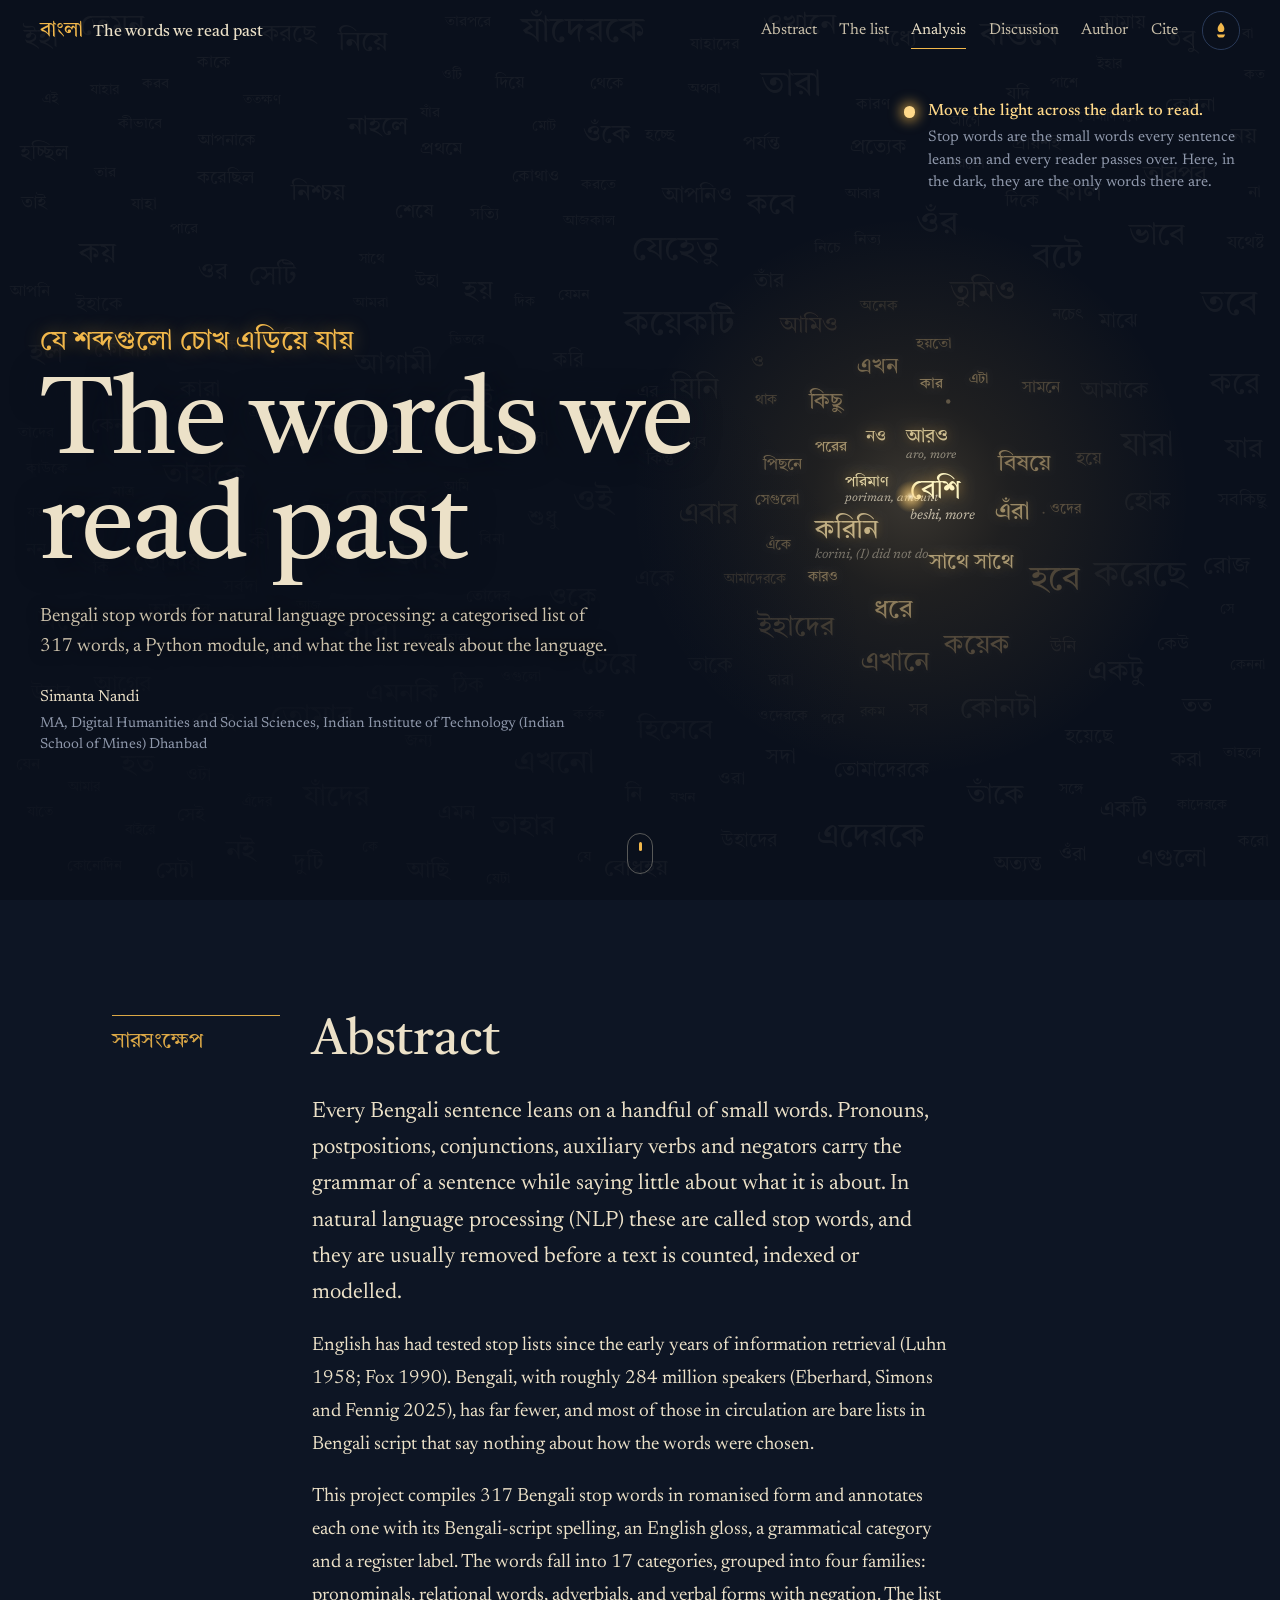
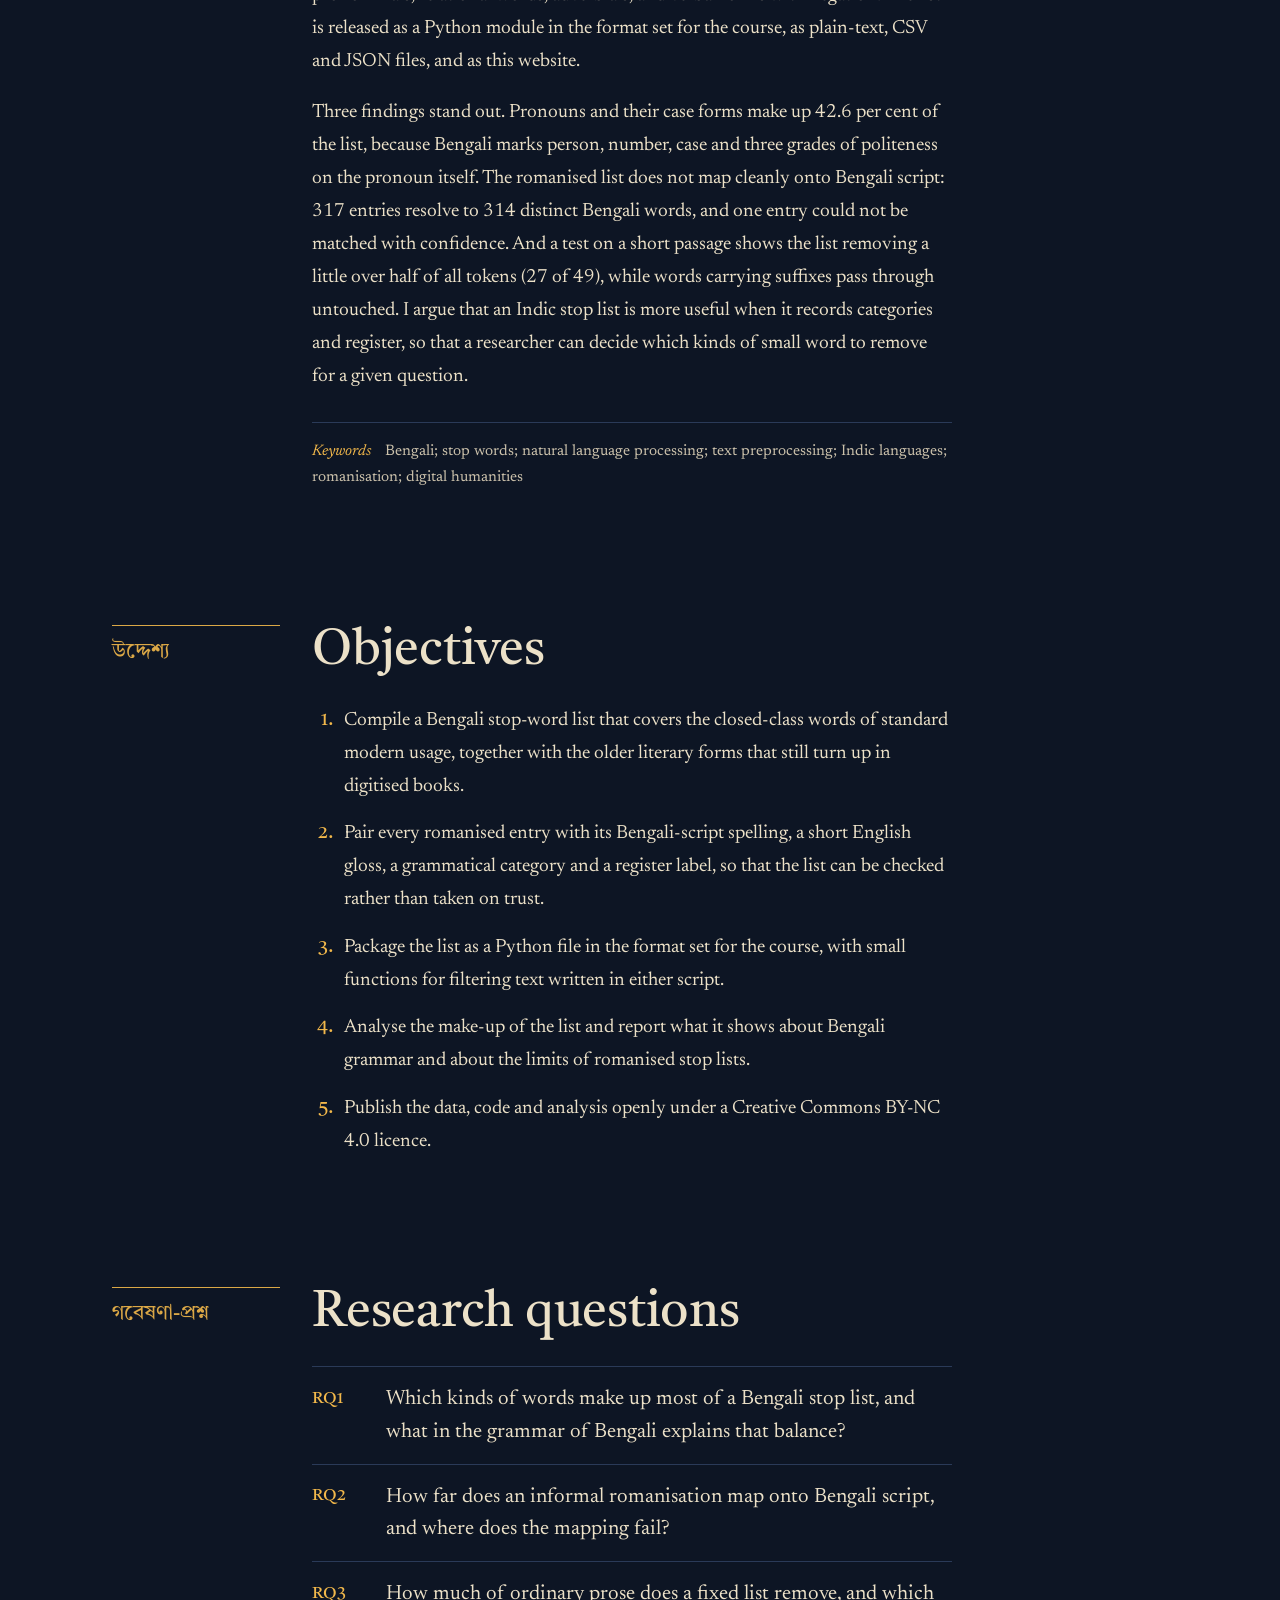
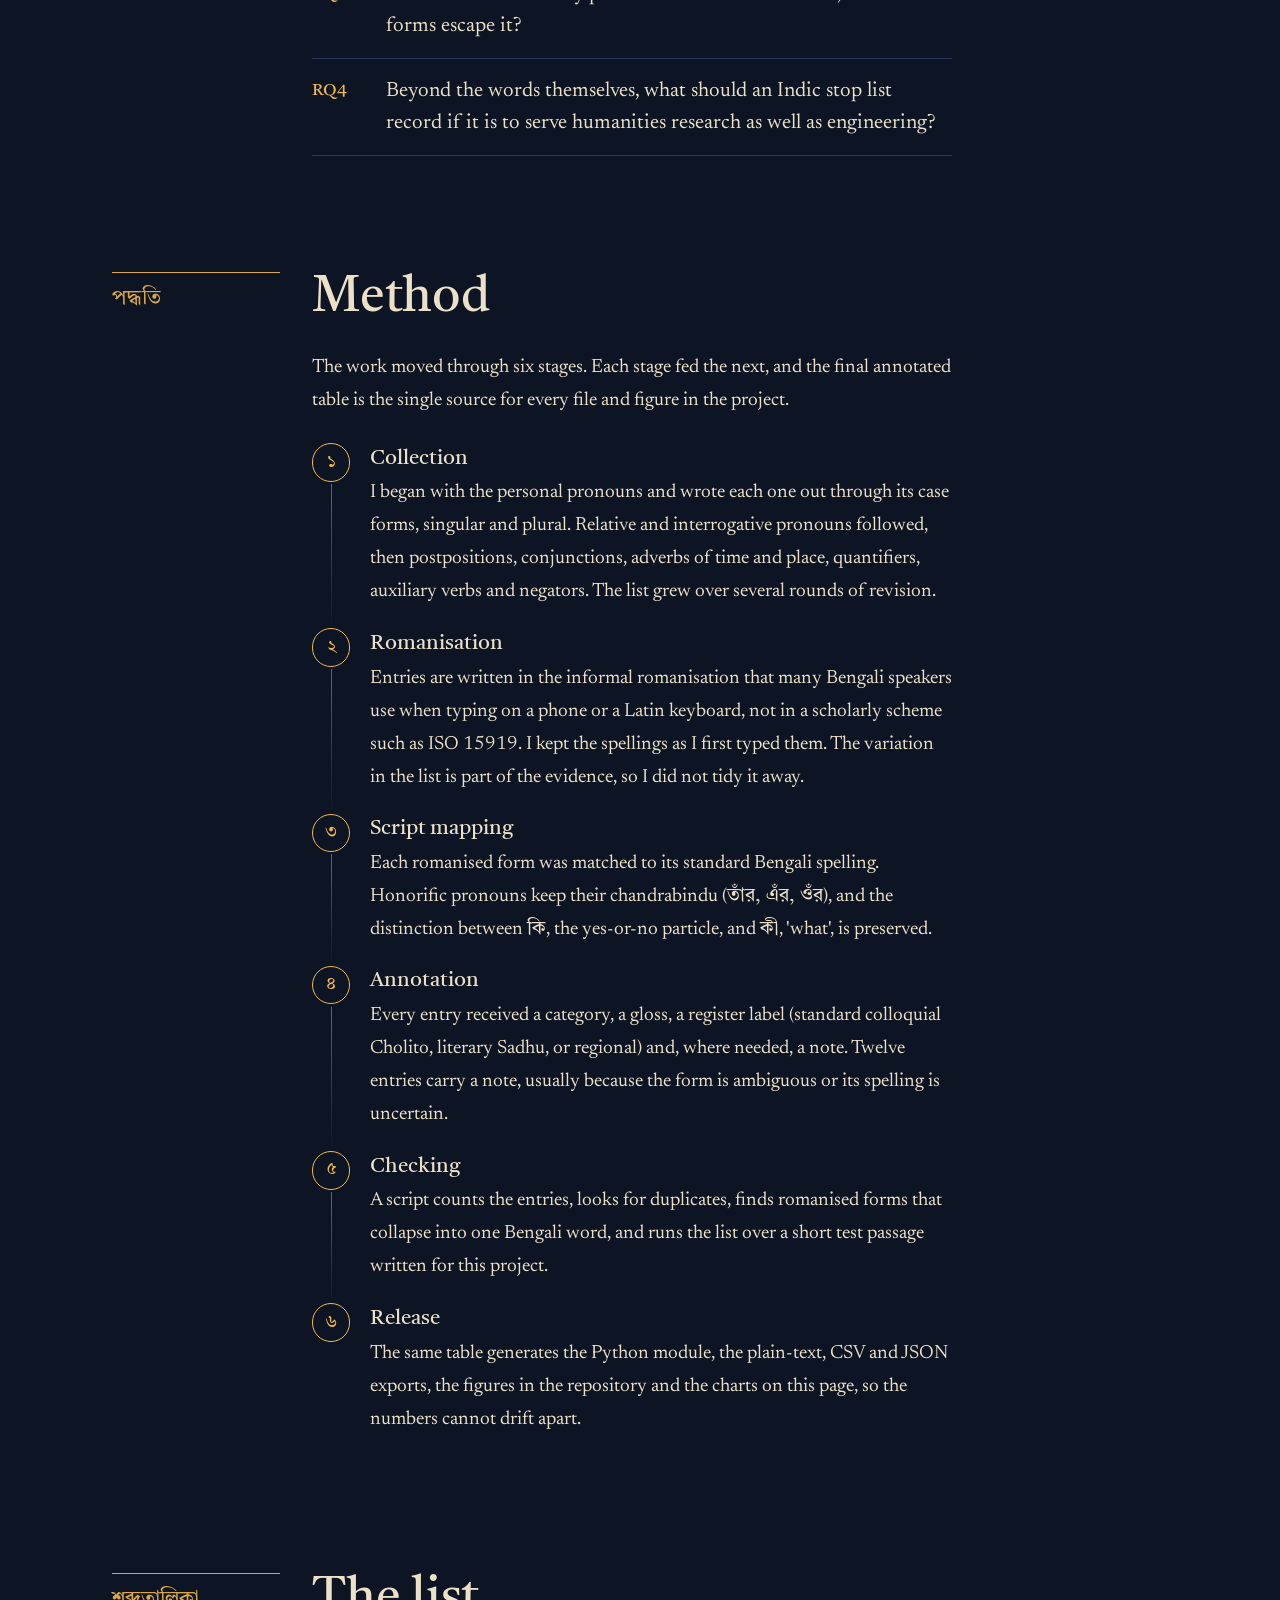
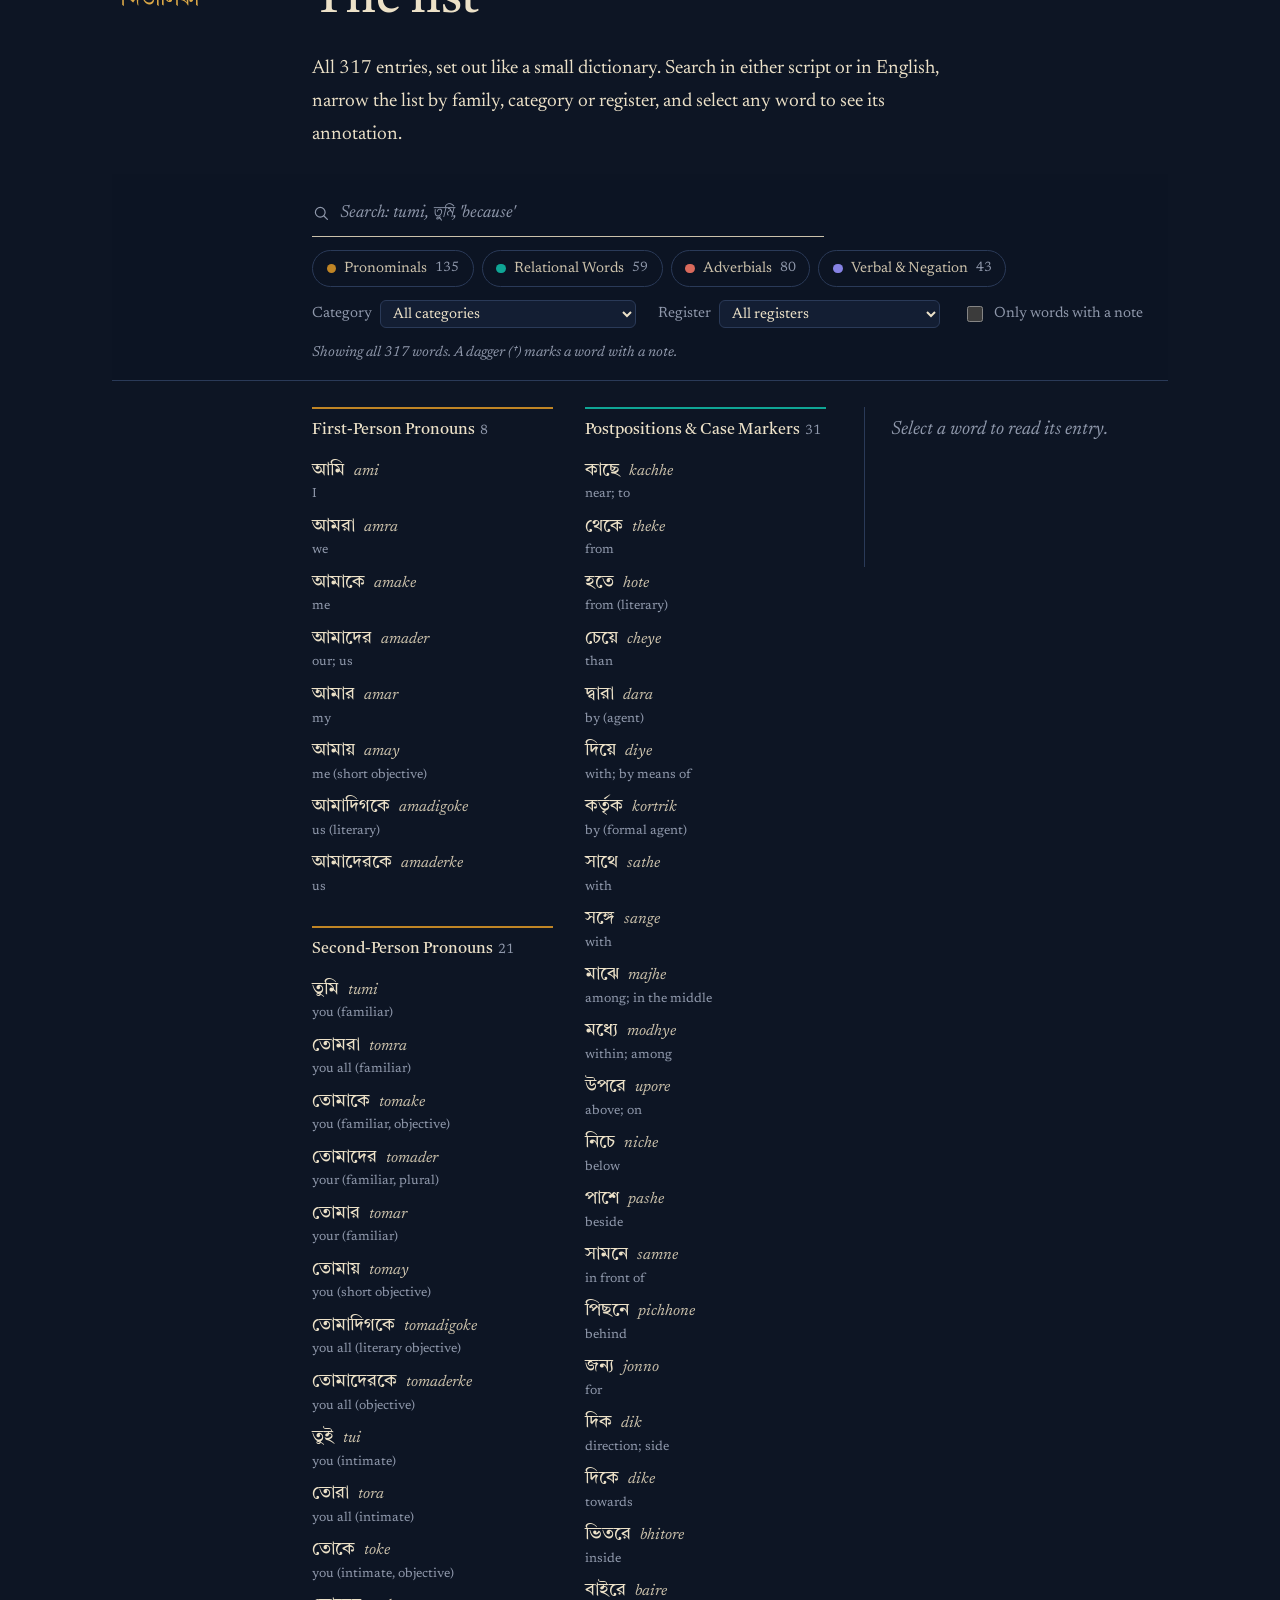
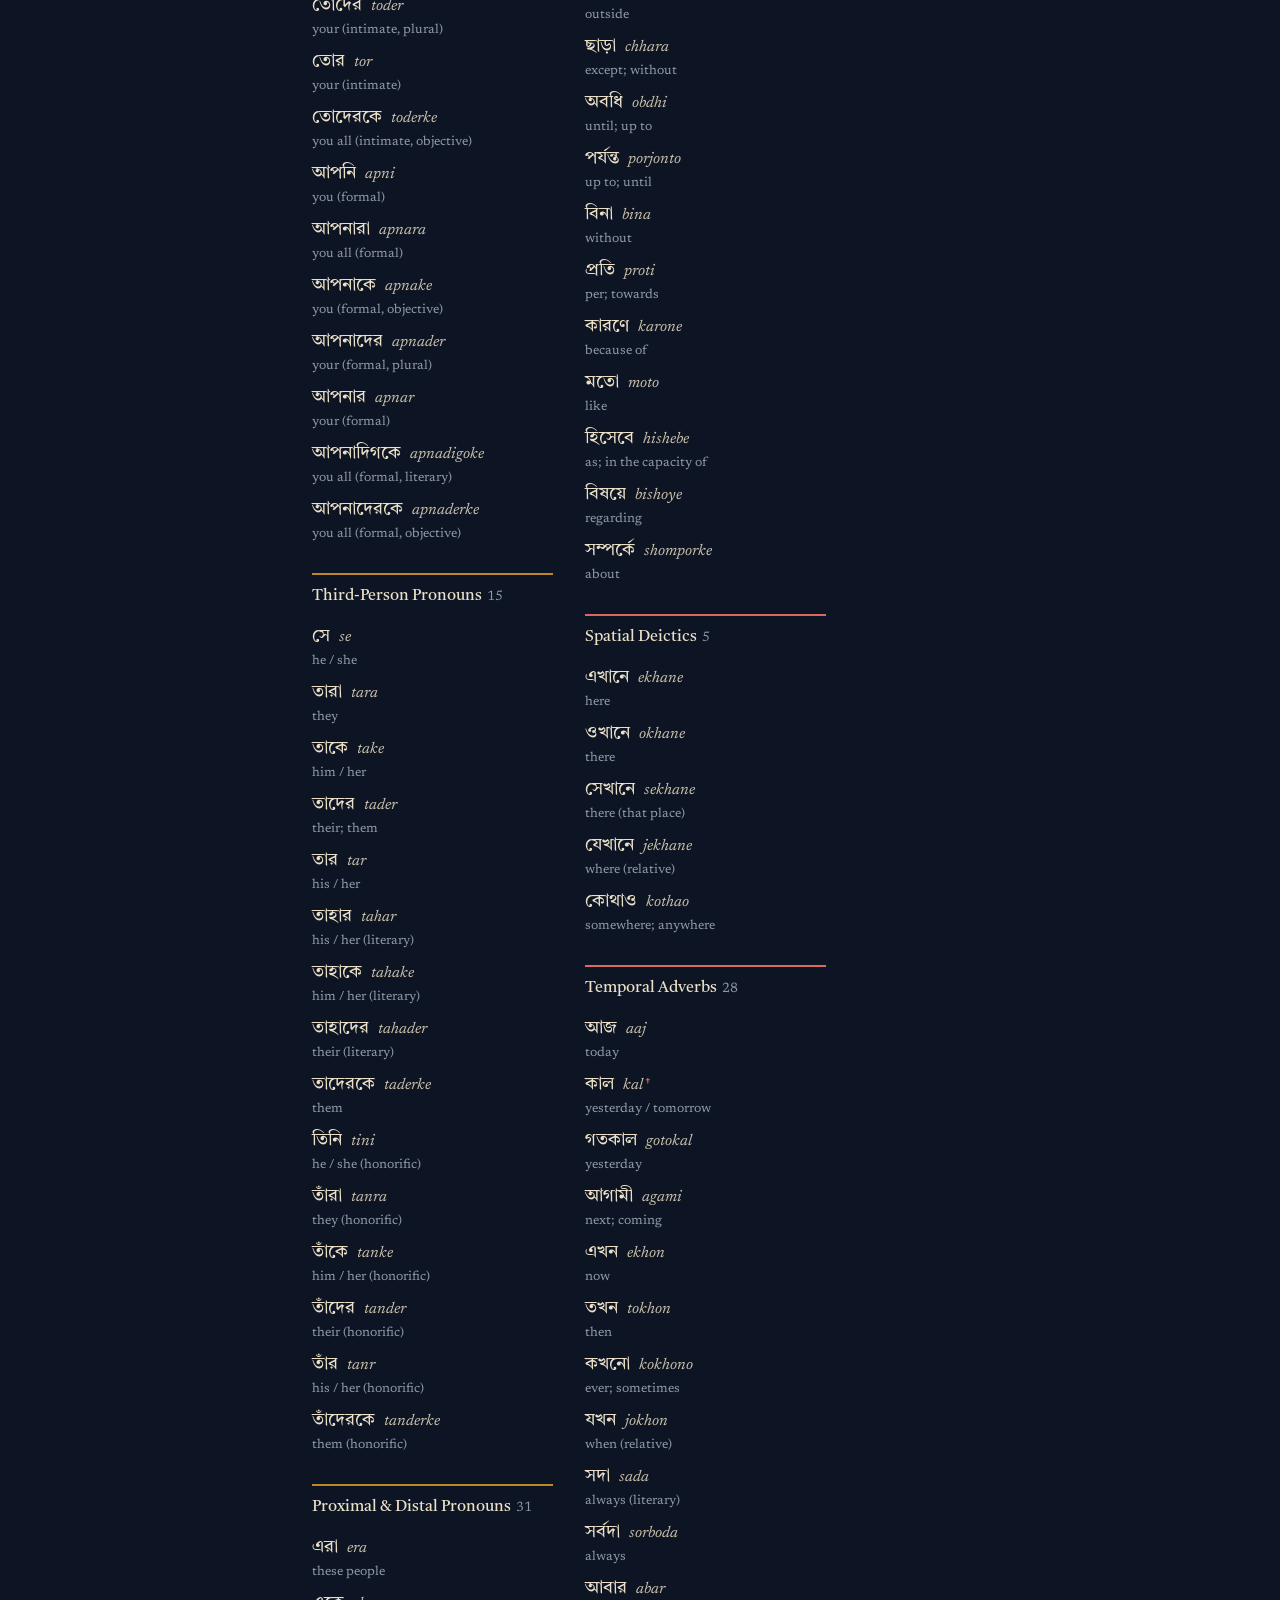
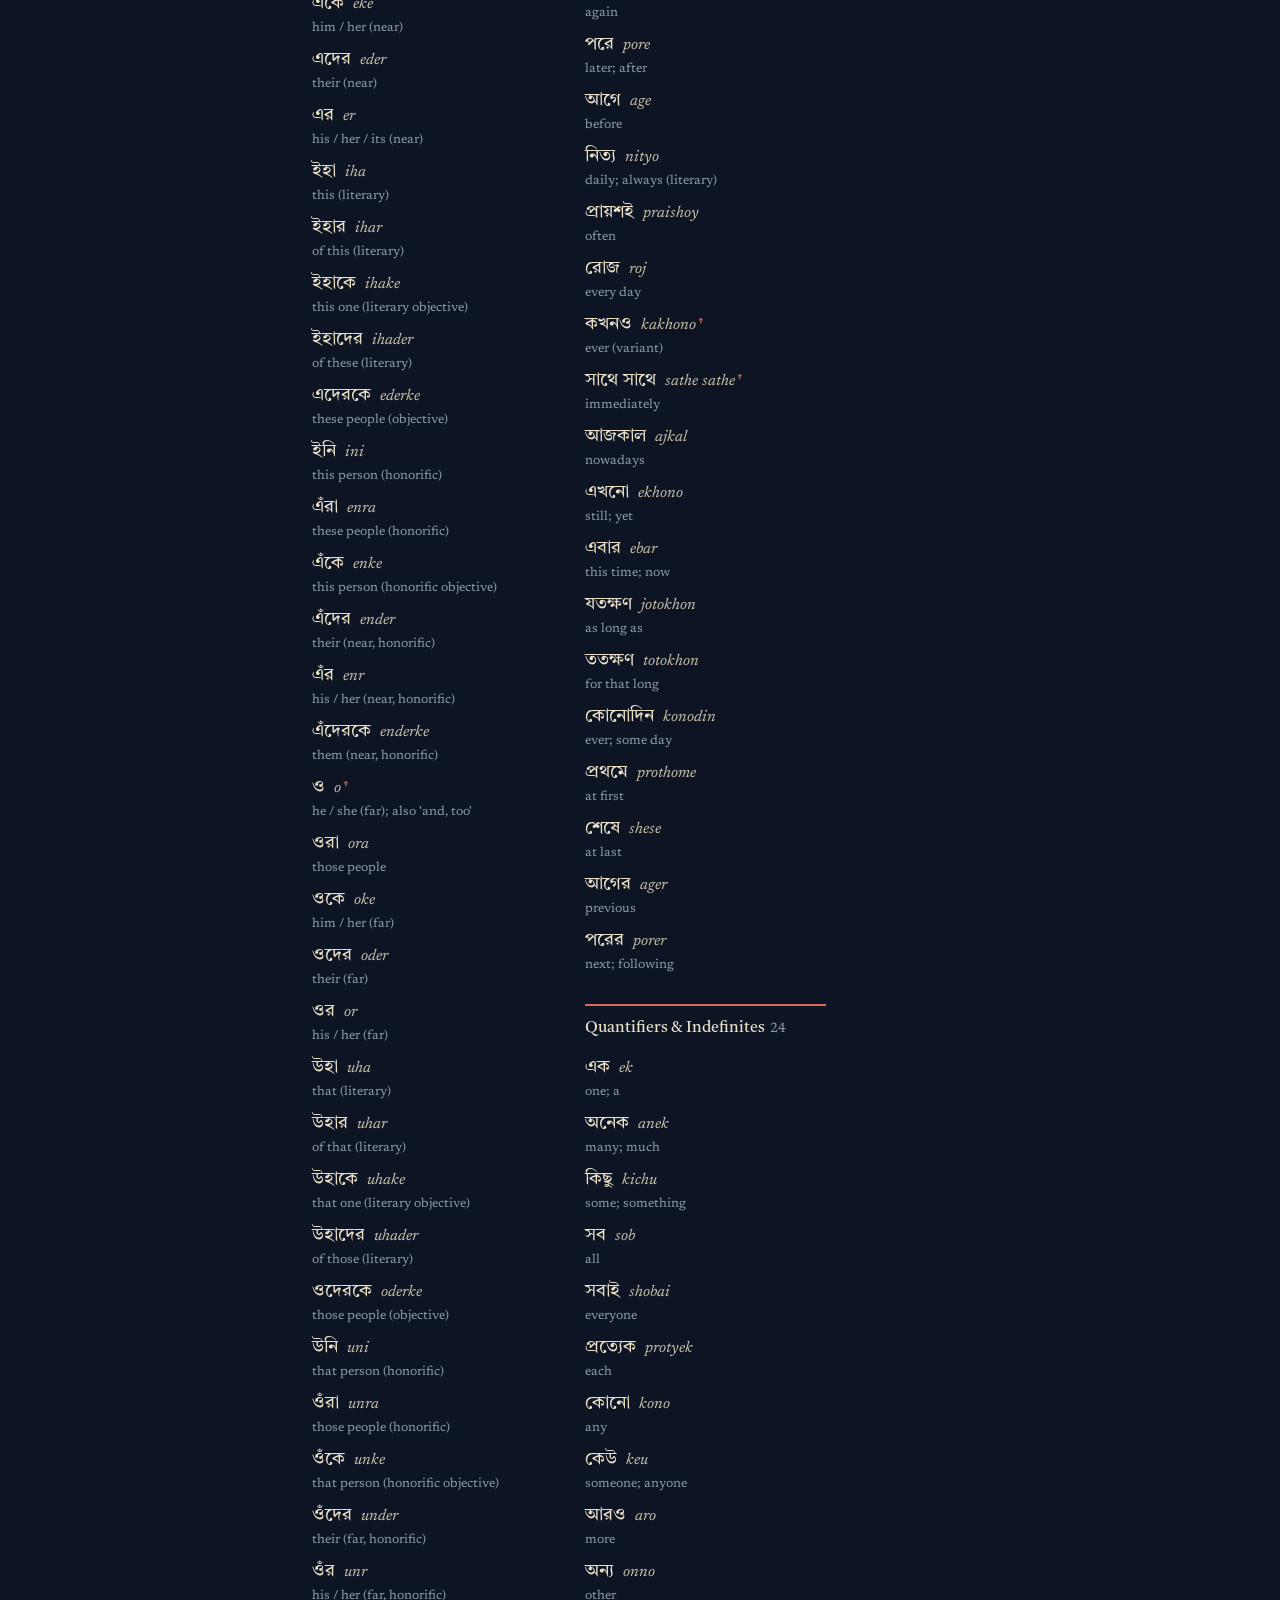
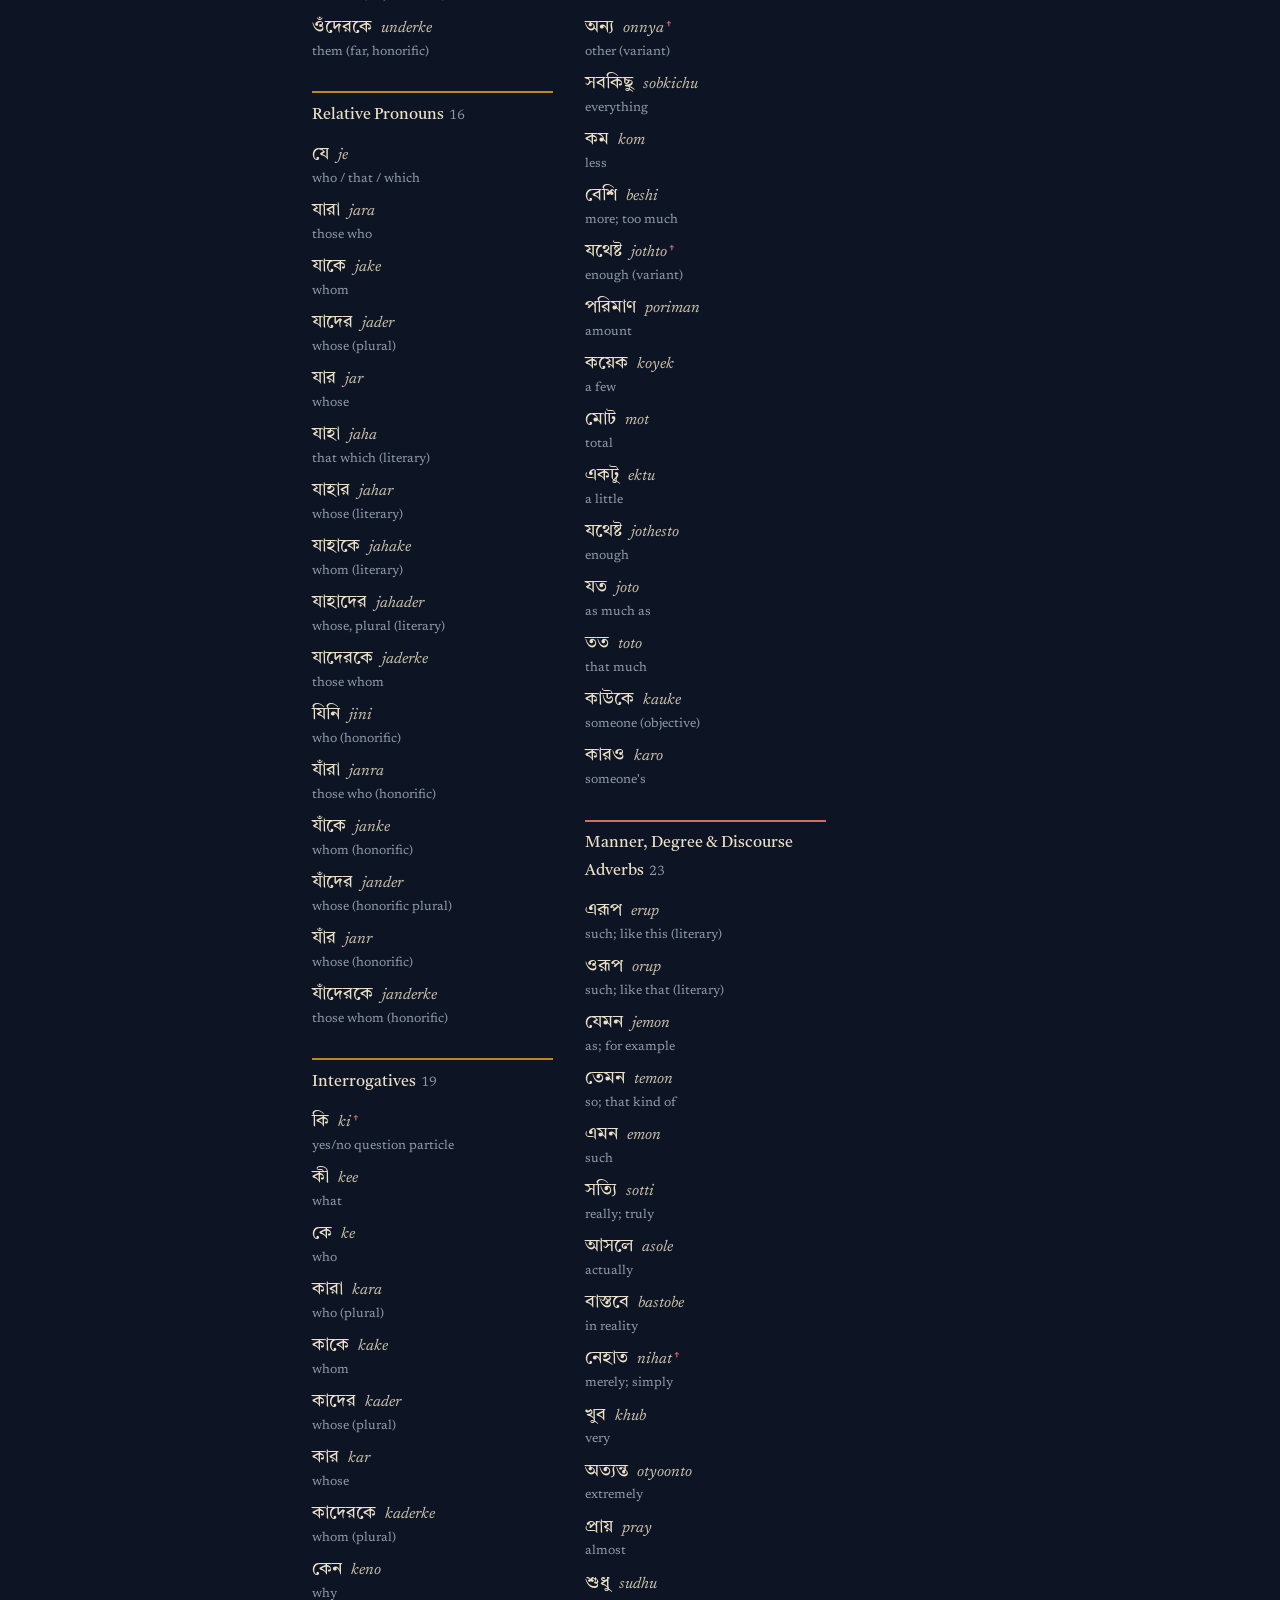
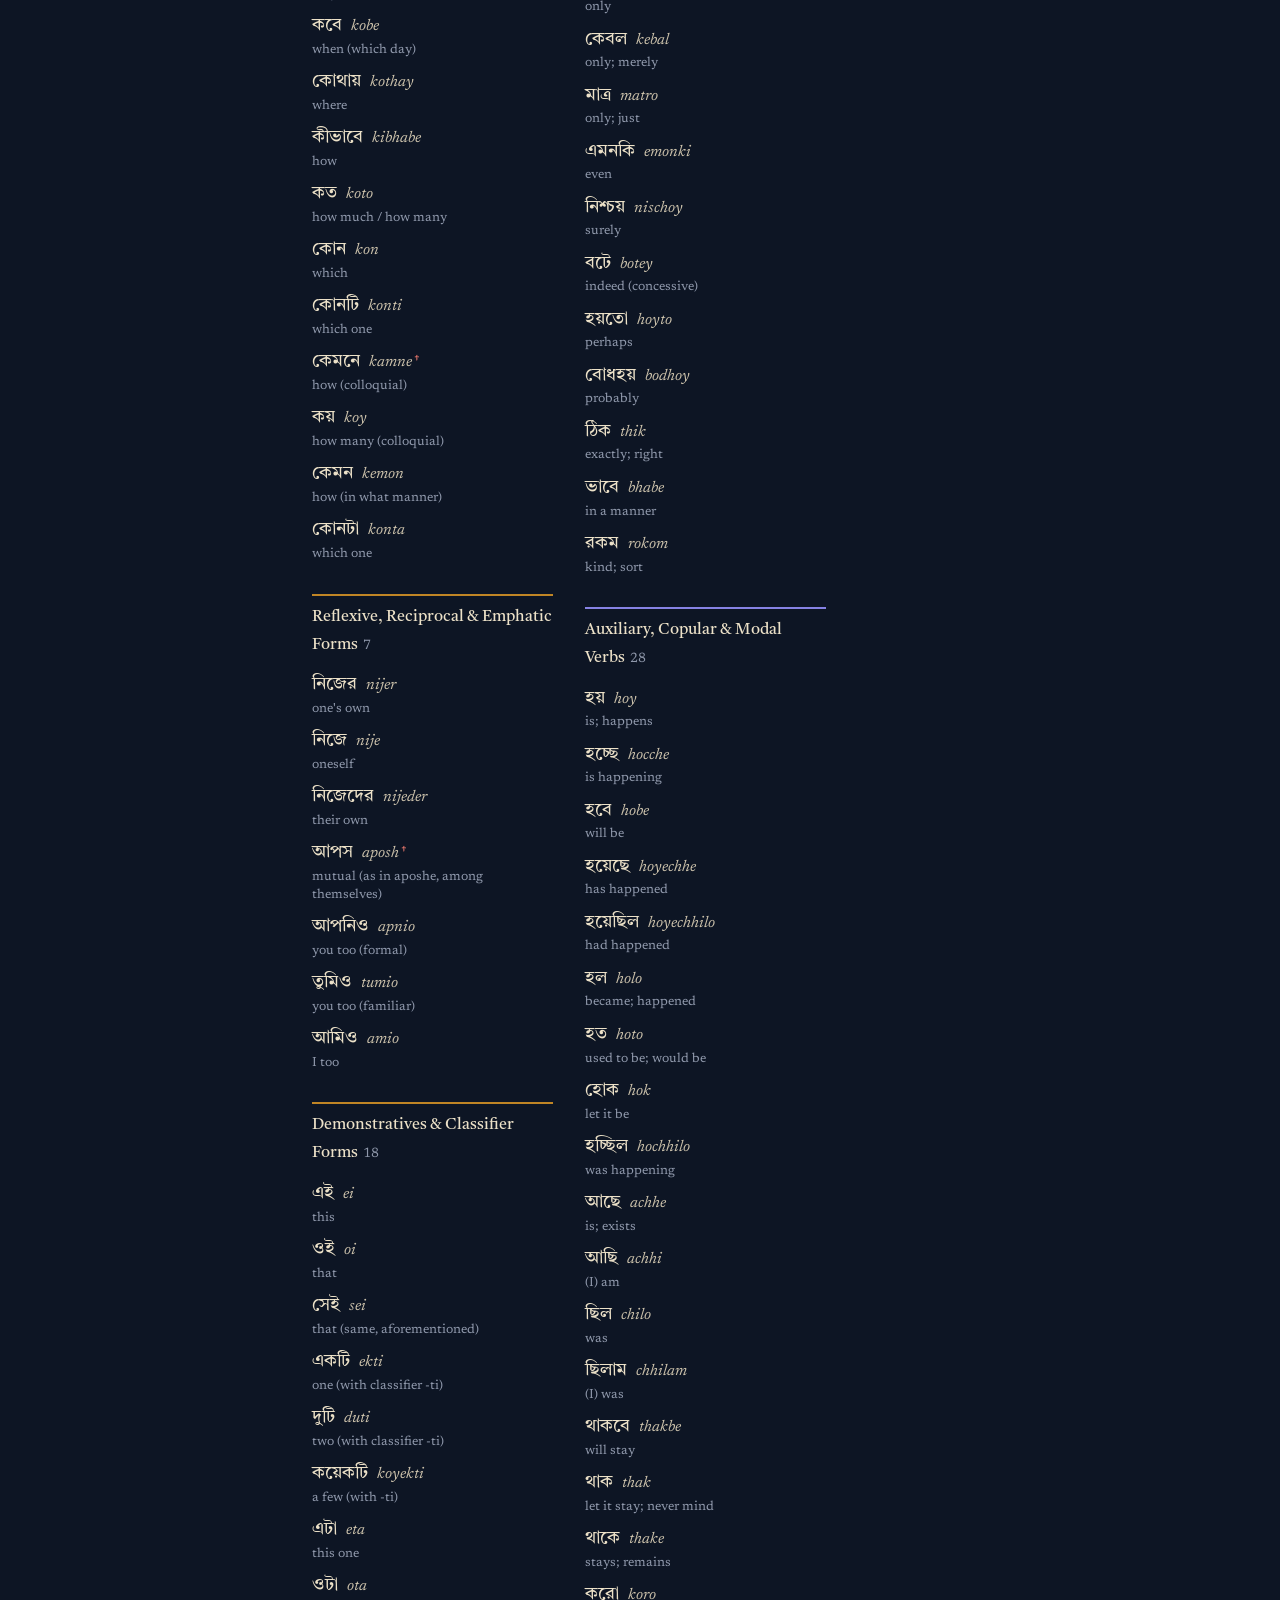
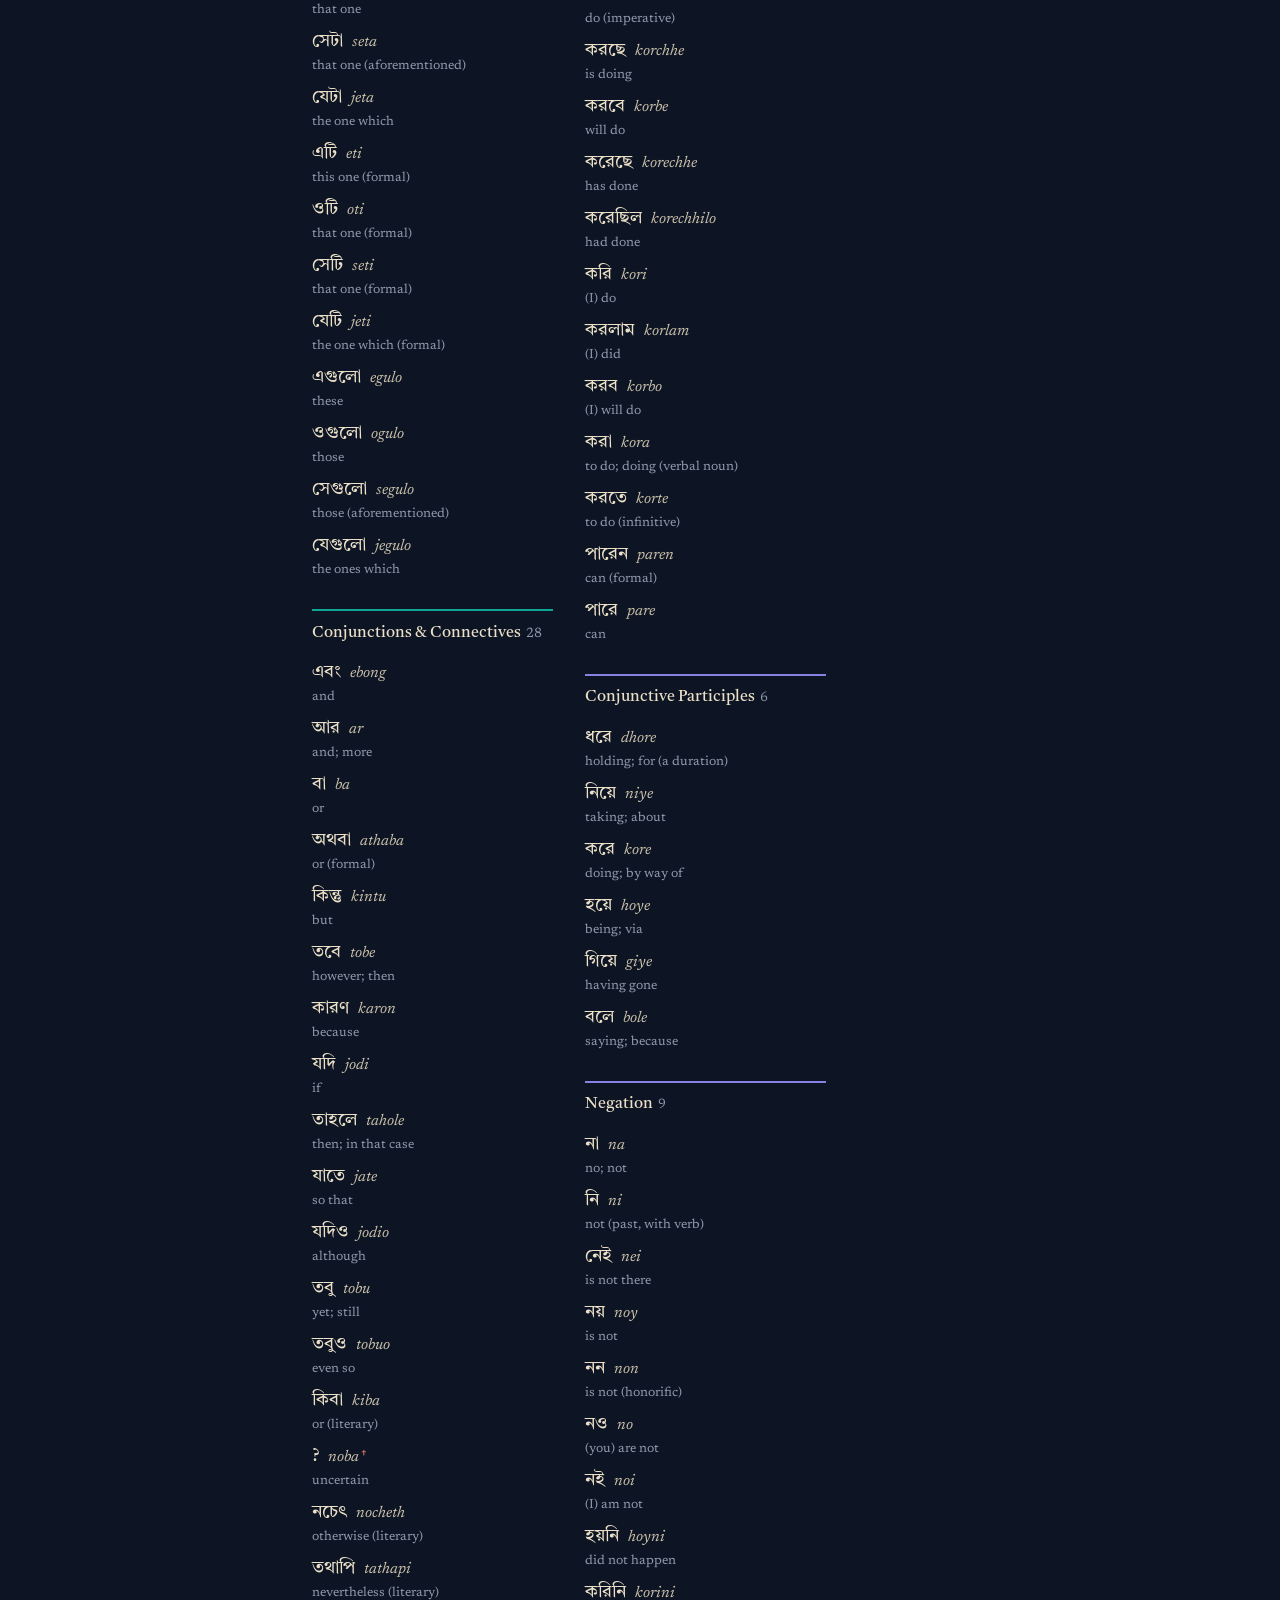
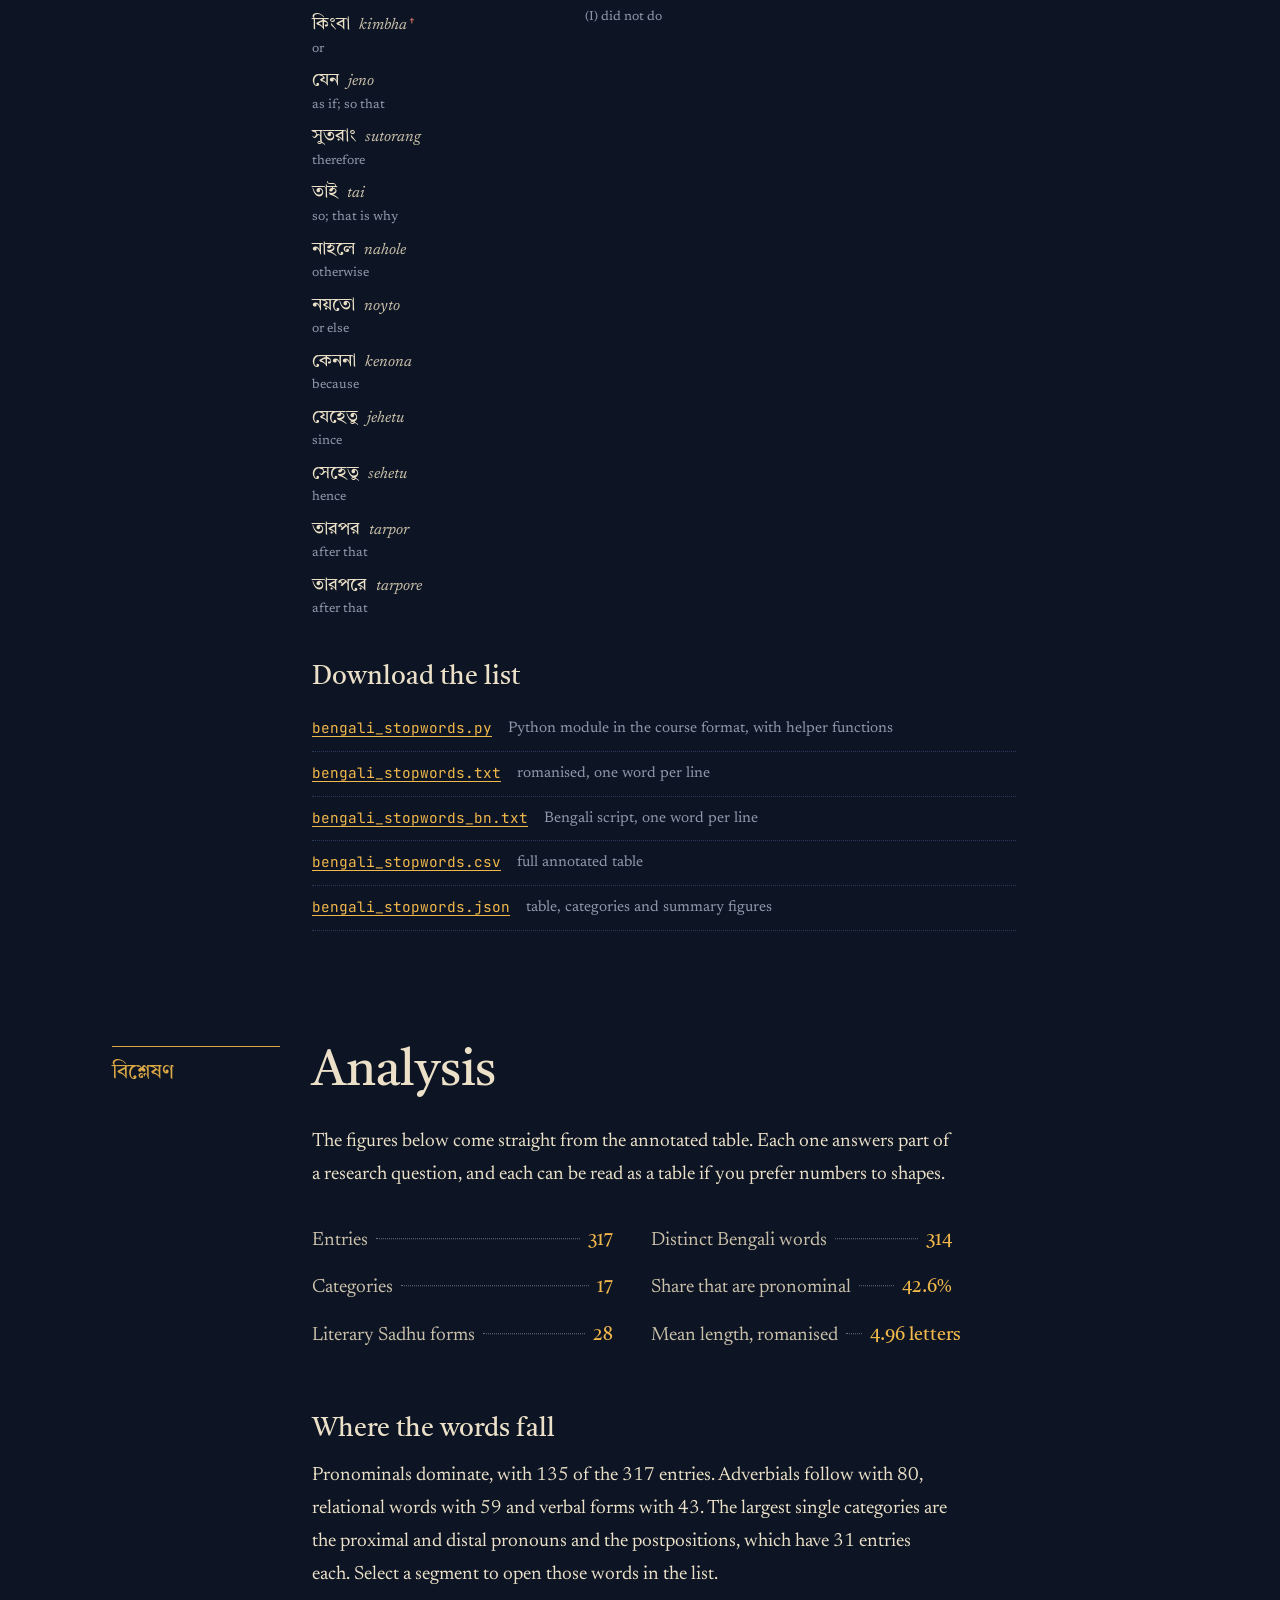
<file: index (2).html>
<!doctype html>
<html lang="en-GB" data-theme="dark">
<head>
<meta charset="utf-8">
<meta name="viewport" content="width=device-width, initial-scale=1">
<title>The Words We Read Past: Bengali Stop Words for NLP</title>
<meta name="description" content="A categorised list of 317 Bengali stop words with Bengali-script forms, a Python module and an analysis. A Digital Humanities project by Simanta Nandi, IIT (ISM) Dhanbad.">
<meta name="author" content="Simanta Nandi">
<meta property="og:title" content="The Words We Read Past: Bengali Stop Words for NLP">
<meta property="og:description" content="317 Bengali stop words, annotated, categorised and analysed. Python module, data files and an interactive analysis.">
<meta property="og:type" content="website">
<meta property="og:url" content="https://simantadh.github.io/bengalistopwords/">
<meta property="og:image" content="https://simantadh.github.io/bengalistopwords/fig1_category_breakdown.png">
<meta name="theme-color" content="#0d1524">
<link rel="icon" href="favicon.svg" type="image/svg+xml">
<link rel="preconnect" href="https://fonts.googleapis.com">
<link rel="preconnect" href="https://fonts.gstatic.com" crossorigin>
<link href="https://fonts.googleapis.com/css2?family=Tiro+Bangla:ital@0;1&family=Newsreader:ital,opsz,wght@0,6..72,300..700;1,6..72,300..700&family=JetBrains+Mono:wght@400;500&display=swap" rel="stylesheet">
<link rel="stylesheet" href="style.css">
<script>
  try { var t = localStorage.getItem('bsw-theme'); if (t) document.documentElement.setAttribute('data-theme', t); } catch (e) {}
</script>
</head>
<body>
<a class="skip" href="#abstract">Skip to the abstract</a>
<div class="progress" aria-hidden="true"><span id="progress-bar"></span></div>
<div class="lamp-glow" aria-hidden="true"></div>

<header class="topbar" id="topbar">
  <a class="brand" href="#top" aria-label="Back to the top">
    <span class="brand-bn" lang="bn">বাংলা</span>
    <span class="brand-en">The words we read past</span>
  </a>
  <nav class="topnav" id="topnav" aria-label="Sections">
    <a href="#abstract">Abstract</a>
    <a href="#list">The list</a>
    <a href="#analysis">Analysis</a>
    <a href="#discussion">Discussion</a>
    <a href="#author">Author</a>
    <a href="#cite">Cite</a>
  </nav>
  <div class="topbar-tools">
    <button class="icon-btn" id="theme-toggle" type="button" aria-label="Switch to the light page">
      <svg viewBox="0 0 24 24" width="20" height="20" aria-hidden="true"><path class="lamp-icon" d="M12 3c2.5 3 4 5.3 4 7.4A4 4 0 0 1 12 14.5a4 4 0 0 1-4-4.1C8 8.3 9.5 6 12 3Zm-5 14.5h10l-1.2 2.4a2 2 0 0 1-1.8 1.1h-4a2 2 0 0 1-1.8-1.1Z"/></svg>
    </button>
    <button class="icon-btn menu-btn" id="menu-toggle" type="button" aria-label="Open the section menu" aria-expanded="false" aria-controls="topnav">
      <svg viewBox="0 0 24 24" width="20" height="20" aria-hidden="true"><path d="M4 7h16M4 12h16M4 17h10" stroke="currentColor" stroke-width="1.6" fill="none" stroke-linecap="round"/></svg>
    </button>
  </div>
</header>

<!-- ============================== HERO ============================== -->
<section class="hero" id="top" aria-labelledby="hero-title">
  <canvas id="dark-field" aria-hidden="true"></canvas>
  <div class="hero-text">
    <p class="hero-bn" lang="bn">যে শব্দগুলো চোখ এড়িয়ে যায়</p>
    <h1 id="hero-title">The words we read past</h1>
    <p class="hero-sub">Bengali stop words for natural language processing: a categorised list of 317 words, a Python module, and what the list reveals about the language.</p>
    <p class="hero-by">Simanta Nandi<span>MA, Digital Humanities and Social Sciences, Indian Institute of Technology (Indian School of Mines) Dhanbad</span></p>
  </div>
  <p class="hero-hint" id="hero-hint">
    <span class="hint-lamp" aria-hidden="true"></span>
    <span><strong class="hint-pointer">Move the light across the dark to read.</strong><strong class="hint-touch">Drag your finger across the dark to read.</strong> Stop words are the small words every sentence leans on and every reader passes over. Here, in the dark, they are the only words there are.</span>
  </p>
  <a class="hero-down" href="#abstract" aria-label="Scroll to the abstract"><span></span></a>
</section>

<main id="main">

<!-- ============================== ABSTRACT ============================== -->
<section class="chapter" id="abstract" aria-labelledby="h-abstract">
  <aside class="margin" aria-hidden="true"><span lang="bn">সারসংক্ষেপ</span></aside>
  <div class="prose">
    <h2 id="h-abstract">Abstract</h2>
    <p class="lede">Every Bengali sentence leans on a handful of small words. Pronouns, postpositions, conjunctions, auxiliary verbs and negators carry the grammar of a sentence while saying little about what it is about. In natural language processing (NLP) these are called stop words, and they are usually removed before a text is counted, indexed or modelled.</p>
    <p>English has had tested stop lists since the early years of information retrieval (Luhn 1958; Fox 1990). Bengali, with roughly 284 million speakers (Eberhard, Simons and Fennig 2025), has far fewer, and most of those in circulation are bare lists in Bengali script that say nothing about how the words were chosen.</p>
    <p>This project compiles 317 Bengali stop words in romanised form and annotates each one with its Bengali-script spelling, an English gloss, a grammatical category and a register label. The words fall into 17 categories, grouped into four families: pronominals, relational words, adverbials, and verbal forms with negation. The list is released as a Python module in the format set for the course, as plain-text, CSV and JSON files, and as this website.</p>
    <p>Three findings stand out. Pronouns and their case forms make up 42.6 per cent of the list, because Bengali marks person, number, case and three grades of politeness on the pronoun itself. The romanised list does not map cleanly onto Bengali script: 317 entries resolve to 314 distinct Bengali words, and one entry could not be matched with confidence. And a test on a short passage shows the list removing a little over half of all tokens (27 of 49), while words carrying suffixes pass through untouched. I argue that an Indic stop list is more useful when it records categories and register, so that a researcher can decide which kinds of small word to remove for a given question.</p>
    <p class="keywords"><span>Keywords</span> Bengali; stop words; natural language processing; text preprocessing; Indic languages; romanisation; digital humanities</p>
  </div>
</section>

<!-- ============================== OBJECTIVES ============================== -->
<section class="chapter" id="objectives" aria-labelledby="h-objectives">
  <aside class="margin" aria-hidden="true"><span lang="bn">উদ্দেশ্য</span></aside>
  <div class="prose">
    <h2 id="h-objectives">Objectives</h2>
    <ol class="aims">
      <li>Compile a Bengali stop-word list that covers the closed-class words of standard modern usage, together with the older literary forms that still turn up in digitised books.</li>
      <li>Pair every romanised entry with its Bengali-script spelling, a short English gloss, a grammatical category and a register label, so that the list can be checked rather than taken on trust.</li>
      <li>Package the list as a Python file in the format set for the course, with small functions for filtering text written in either script.</li>
      <li>Analyse the make-up of the list and report what it shows about Bengali grammar and about the limits of romanised stop lists.</li>
      <li>Publish the data, code and analysis openly under a Creative Commons BY-NC 4.0 licence.</li>
    </ol>
  </div>
</section>

<!-- ============================== RESEARCH QUESTIONS ============================== -->
<section class="chapter" id="questions" aria-labelledby="h-questions">
  <aside class="margin" aria-hidden="true"><span lang="bn">গবেষণা-প্রশ্ন</span></aside>
  <div class="prose">
    <h2 id="h-questions">Research questions</h2>
    <dl class="rq">
      <div><dt>RQ1</dt><dd>Which kinds of words make up most of a Bengali stop list, and what in the grammar of Bengali explains that balance?</dd></div>
      <div><dt>RQ2</dt><dd>How far does an informal romanisation map onto Bengali script, and where does the mapping fail?</dd></div>
      <div><dt>RQ3</dt><dd>How much of ordinary prose does a fixed list remove, and which forms escape it?</dd></div>
      <div><dt>RQ4</dt><dd>Beyond the words themselves, what should an Indic stop list record if it is to serve humanities research as well as engineering?</dd></div>
    </dl>
  </div>
</section>

<!-- ============================== METHOD ============================== -->
<section class="chapter" id="method" aria-labelledby="h-method">
  <aside class="margin" aria-hidden="true"><span lang="bn">পদ্ধতি</span></aside>
  <div class="prose">
    <h2 id="h-method">Method</h2>
    <p>The work moved through six stages. Each stage fed the next, and the final annotated table is the single source for every file and figure in the project.</p>
    <ol class="steps">
      <li>
        <h3>Collection</h3>
        <p>I began with the personal pronouns and wrote each one out through its case forms, singular and plural. Relative and interrogative pronouns followed, then postpositions, conjunctions, adverbs of time and place, quantifiers, auxiliary verbs and negators. The list grew over several rounds of revision.</p>
      </li>
      <li>
        <h3>Romanisation</h3>
        <p>Entries are written in the informal romanisation that many Bengali speakers use when typing on a phone or a Latin keyboard, not in a scholarly scheme such as ISO 15919. I kept the spellings as I first typed them. The variation in the list is part of the evidence, so I did not tidy it away.</p>
      </li>
      <li>
        <h3>Script mapping</h3>
        <p>Each romanised form was matched to its standard Bengali spelling. Honorific pronouns keep their chandrabindu (<span lang="bn">তাঁর, এঁর, ওঁর</span>), and the distinction between <span lang="bn">কি</span>, the yes-or-no particle, and <span lang="bn">কী</span>, 'what', is preserved.</p>
      </li>
      <li>
        <h3>Annotation</h3>
        <p>Every entry received a category, a gloss, a register label (standard colloquial Cholito, literary Sadhu, or regional) and, where needed, a note. Twelve entries carry a note, usually because the form is ambiguous or its spelling is uncertain.</p>
      </li>
      <li>
        <h3>Checking</h3>
        <p>A script counts the entries, looks for duplicates, finds romanised forms that collapse into one Bengali word, and runs the list over a short test passage written for this project.</p>
      </li>
      <li>
        <h3>Release</h3>
        <p>The same table generates the Python module, the plain-text, CSV and JSON exports, the figures in the repository and the charts on this page, so the numbers cannot drift apart.</p>
      </li>
    </ol>
  </div>
</section>

<!-- ============================== THE LIST ============================== -->
<section class="chapter wide" id="list" aria-labelledby="h-list">
  <aside class="margin" aria-hidden="true"><span lang="bn">শব্দতালিকা</span></aside>
  <div class="prose">
    <h2 id="h-list">The list</h2>
    <p>All 317 entries, set out like a small dictionary. Search in either script or in English, narrow the list by family, category or register, and select any word to see its annotation.</p>
  </div>

  <div class="lexicon-tools" role="search">
    <label class="search">
      <span class="visually-hidden">Search the stop words</span>
      <svg viewBox="0 0 24 24" width="18" height="18" aria-hidden="true"><circle cx="11" cy="11" r="6.5" fill="none" stroke="currentColor" stroke-width="1.6"/><path d="m16 16 4.5 4.5" stroke="currentColor" stroke-width="1.6" stroke-linecap="round"/></svg>
      <input id="lex-search" type="search" placeholder="Search: tumi, তুমি, 'because'" autocomplete="off" spellcheck="false">
    </label>
    <div class="chips" id="macro-chips" role="group" aria-label="Filter by family"></div>
    <div class="lex-selects">
      <label><span>Category</span>
        <select id="cat-select"><option value="">All categories</option></select>
      </label>
      <label><span>Register</span>
        <select id="reg-select">
          <option value="">All registers</option>
          <option value="C">Standard colloquial (Cholito)</option>
          <option value="S">Literary (Sadhu) or formal</option>
          <option value="R">Regional or informal</option>
        </select>
      </label>
      <label class="check"><input type="checkbox" id="flag-only"> <span>Only words with a note</span></label>
    </div>
    <p class="lex-count" id="lex-count" aria-live="polite"></p>
  </div>

  <div class="lexicon-wrap">
    <div class="lexicon" id="lexicon"></div>
    <aside class="entry-card" id="entry-card" aria-live="polite">
      <p class="entry-empty">Select a word to read its entry.</p>
    </aside>
  </div>

  <div class="downloads prose">
    <h3>Download the list</h3>
    <ul>
      <li><a href="bengali_stopwords.py" download>bengali_stopwords.py</a> <span>Python module in the course format, with helper functions</span></li>
      <li><a href="bengali_stopwords.txt" download>bengali_stopwords.txt</a> <span>romanised, one word per line</span></li>
      <li><a href="bengali_stopwords_bn.txt" download>bengali_stopwords_bn.txt</a> <span>Bengali script, one word per line</span></li>
      <li><a href="bengali_stopwords.csv" download>bengali_stopwords.csv</a> <span>full annotated table</span></li>
      <li><a href="bengali_stopwords.json" download>bengali_stopwords.json</a> <span>table, categories and summary figures</span></li>
    </ul>
  </div>
</section>

<!-- ============================== ANALYSIS ============================== -->
<section class="chapter" id="analysis" aria-labelledby="h-analysis">
  <aside class="margin" aria-hidden="true"><span lang="bn">বিশ্লেষণ</span></aside>
  <div class="prose">
    <h2 id="h-analysis">Analysis</h2>
    <p>The figures below come straight from the annotated table. Each one answers part of a research question, and each can be read as a table if you prefer numbers to shapes.</p>

    <dl class="ledger" aria-label="The list in figures">
      <div><dt>Entries</dt><dd>317</dd></div>
      <div><dt>Distinct Bengali words</dt><dd>314</dd></div>
      <div><dt>Categories</dt><dd>17</dd></div>
      <div><dt>Share that are pronominal</dt><dd>42.6%</dd></div>
      <div><dt>Literary Sadhu forms</dt><dd>28</dd></div>
      <div><dt>Mean length, romanised</dt><dd>4.96 letters</dd></div>
    </dl>

    <h3 class="fig-title" id="h-families">Where the words fall</h3>
    <p>Pronominals dominate, with 135 of the 317 entries. Adverbials follow with 80, relational words with 59 and verbal forms with 43. The largest single categories are the proximal and distal pronouns and the postpositions, which have 31 entries each. Select a segment to open those words in the list.</p>
  </div>

  <figure class="figure" id="fig-families">
    <div class="fig-body fig-split">
      <div class="ring" id="ring-chart" role="img" aria-label="Ring chart of stop words by family and category"></div>
      <div class="bars" id="bar-chart"></div>
    </div>
    <figcaption>Figure 1. Stop words by family (inner ring) and category (outer ring and bars). <button class="link-btn" data-table="families" type="button">Show as a table</button></figcaption>
    <div class="fig-table" id="table-families" hidden></div>
  </figure>

  <div class="prose">
    <h3 class="fig-title" id="h-pronouns">Why the pronouns multiply</h3>
    <p>An English stop list needs four words for the first person singular: I, me, my, mine. Bengali needs more, mostly because it builds politeness into the pronoun. The second person alone comes in three grades. <em>Tui</em> is for close friends, younger siblings and children; <em>tumi</em> for equals and most family; <em>apni</em> for strangers, elders and anyone owed respect. The third person splits into ordinary and honorific forms (<em>se</em> and <em>tini</em>), and the same split runs through the near, far and relative series (Thompson 2012).</p>
    <p>Each grade then takes its own nominative, objective and genitive, in the singular and the plural. Thirteen pronoun series across six case slots make 78 cells, and the list fills every one of them. Two gaps sit just outside the grid. The bare near pronoun <em>e</em> (<span lang="bn">এ</span>) is missing, so its nominative slot is held only by the literary <em>iha</em>. And the everyday classifier form <em>ekta</em> (<span lang="bn">একটা</span>) is absent although the more formal <em>ekti</em> is present.</p>
  </div>

  <figure class="figure" id="fig-paradigm">
    <div class="fig-tools">
      <div class="seg" role="group" aria-label="Script shown in the grid">
        <button type="button" class="on" data-script="roman" aria-pressed="true">Romanised</button>
        <button type="button" data-script="bn" aria-pressed="false" lang="bn">বাংলা</button>
      </div>
    </div>
    <div class="fig-body"><div class="paradigm" id="paradigm"></div></div>
    <figcaption>Figure 2. The pronoun paradigm. Rows are pronoun series, columns are case and number. A marked cell holds two forms, usually a colloquial one and its literary twin. Point at a cell to light its row and column.</figcaption>
  </figure>

  <div class="prose">
    <h3 class="fig-title" id="h-correlatives">Five initial sounds, one system</h3>
    <p>Sort the list by first letter and three letters lead: <em>k</em> (54 words), <em>t</em> (46) and <em>j</em> (32). This is no accident of spelling. Bengali builds its question words, relative words and answering words as matched sets that differ only in the opening sound. <em>Kothay</em> asks 'where?', <em>jekhane</em> means 'where' in a relative clause, <em>sekhane</em> answers 'there', and <em>ekhane</em> and <em>okhane</em> point to 'here' and 'over there'. Grammars call this the correlative system.</p>
    <p>Laid out as a table, the system also shows what the list has missed. <em>Kokhon</em> ('when?') is absent, though <em>kokhono</em> ('ever') is present. So are <em>eto</em> and <em>oto</em> ('this much', 'that much') and <em>omon</em> ('like that'). These are frequent words and good candidates for the next version.</p>
  </div>

  <figure class="figure" id="fig-correlatives">
    <div class="fig-body"><div class="correl" id="correl"></div></div>
    <figcaption>Figure 3. The correlative table. Filled cells are in the list; outlined cells show forms the list does not yet include.</figcaption>
  </figure>

  <div class="prose">
    <h3 class="fig-title" id="h-register">Old and new registers</h3>
    <p>Twenty-eight entries (8.8 per cent) belong to Sadhu Bhasha, the formal literary standard of nineteenth-century prose, which the colloquial Cholito standard has since largely replaced in writing. Almost all of them are pronouns: <em>tahar</em> beside <em>tar</em>, <em>iha</em> beside <em>e</em>, <em>jaha</em> beside <em>je</em>, and the long objective <em>amadigoke</em> beside <em>amaderke</em>. They matter for anyone working with digitised literature from before the middle of the twentieth century, where these forms are ordinary function words. Only two entries are marked as regional: <em>kamne</em> ('how') and <em>koy</em> ('how many'), both common in eastern speech.</p>
  </div>

  <figure class="figure" id="fig-register">
    <div class="fig-body"><div id="register-chart"></div></div>
    <figcaption>Figure 4. Register by family. Literary forms cluster among the pronominals. <button class="link-btn" data-table="register" type="button">Show as a table</button></figcaption>
    <div class="fig-table" id="table-register" hidden></div>
  </figure>

  <div class="prose">
    <h3 class="fig-title" id="h-length">Short words, mostly</h3>
    <p>The romanised forms average 4.96 letters, with a median of five. The shortest is <em>o</em>, a single letter that is both a pronoun ('he' or 'she', at a distance) and the particle 'also'. The longest run to ten letters: the literary plurals <em>tomadigoke</em> and <em>apnadigoke</em>, and the past perfect forms <em>hoyechhilo</em> and <em>korechhilo</em>.</p>
  </div>

  <figure class="figure narrow" id="fig-length">
    <div class="fig-body"><div id="length-chart"></div></div>
    <figcaption>Figure 5. Length of the romanised forms, in letters.</figcaption>
  </figure>

  <div class="prose">
    <h3 class="fig-title" id="h-script">From roman letters to Bengali script</h3>
    <p>Romanised Bengali has no fixed spelling, and the list shows it. Two pairs of entries spell one Bengali word: <em>onno</em> and <em>onnya</em> (<span lang="bn">অন্য</span>), and <em>jothto</em> and <em>jothesto</em> (<span lang="bn">যথেষ্ট</span>). One entry, <em>noba</em>, matches no standard form I could confirm. The list is also inconsistent with itself. It writes <em>chilo</em> with one <em>h</em> but <em>chhilam</em> and <em>hochhilo</em> with two, so a romanised text that spells the word <em>chhilo</em> slips straight past the filter.</p>
    <p>Bengali script avoids that problem, because its spelling is settled, but it sets a different trap. Letters such as <span lang="bn">য়</span> and <span lang="bn">ড়</span> can be stored either as one Unicode character or as a base letter followed by a dot below, the nukta. The two look the same on screen and do not match inside a computer. The Python module converts every text to Unicode Normalisation Form C before comparing words, which removes the mismatch (Unicode Consortium 2024).</p>
  </div>

  <div class="prose">
    <h3 class="fig-title" id="h-try">Try the list on real text</h3>
    <p>The passage below was written for this project. It has 49 tokens, and the list removes 27 of them, or 55.1 per cent. Replace it with any Bengali text, in either script, and the lamp will pick out the stop words.</p>
  </div>

  <figure class="figure" id="fig-try">
    <div class="tryit">
      <div class="try-input">
        <div class="seg" role="group" aria-label="Sample passage">
          <button type="button" class="on" data-sample="bn" aria-pressed="true" lang="bn">বাংলা হরফ</button>
          <button type="button" data-sample="roman" aria-pressed="false">Romanised</button>
        </div>
        <label class="visually-hidden" for="try-text">Bengali text to filter</label>
        <textarea id="try-text" rows="7" spellcheck="false"></textarea>
      </div>
      <div class="try-output">
        <div class="try-stats" id="try-stats" aria-live="polite"></div>
        <p class="try-render" id="try-render"></p>
        <p class="try-keep-label">What remains after filtering</p>
        <p class="try-keep" id="try-keep"></p>
      </div>
    </div>
    <figcaption>Figure 6. Live filter. Lit words are stop words; dim words are kept.</figcaption>
  </figure>

  <div class="prose">
    <p>Look at what survives. <span lang="bn">শহরটা</span> ('the town') and <span lang="bn">শহরটাকে</span> carry a classifier and a case ending, so they are no longer bare nouns, which is what a content word should look like after filtering. But <span lang="bn">একটা</span> is a classifier form that ought to go and is not on the list, and <span lang="bn">গেল</span> ('went') and <span lang="bn">মনে</span> (as in <span lang="bn">মনে হওয়া</span>, 'to seem') behave much like function words without being listed as such. A stemmer, or a list that includes common suffixed forms, would catch more.</p>
  </div>
</section>

<!-- ============================== DISCUSSION ============================== -->
<section class="chapter" id="discussion" aria-labelledby="h-discussion">
  <aside class="margin" aria-hidden="true"><span lang="bn">আলোচনা</span></aside>
  <div class="prose">
    <h2 id="h-discussion">Discussion</h2>
    <p>A stop list looks like a neutral tool, but it is a small theory of what counts as empty in a language. For English the theory costs little. Function words carry little that a topic model or a search index needs, and even so, web search engines have moved over time from long stop lists to short ones and, in many cases, to none (Manning, Raghavan and Schütze 2008). For Bengali, the assumption runs into trouble in at least three places.</p>
    <p>The first is politeness. Removing <em>tui</em>, <em>tumi</em> and <em>apni</em> throws away information about how the people in a text stand towards one another. A study of dialogue in fiction, of forms of address in letters, or of how two characters slip from <em>apni</em> to <em>tumi</em> as they grow close would lose its main evidence. This is why the list is published with categories. A researcher can drop the postpositions and conjunctions and keep the pronouns.</p>
    <p>The second is negation. Bengali usually places the negator after the verb (<em>jabo na</em>, 'I will not go'), and deleting <em>na</em>, <em>nei</em> or <em>noy</em> turns a sentence into its opposite. For sentiment analysis, or any task that depends on what a sentence actually asserts, the negation category should stay in the text.</p>
    <p>The third is script. A great deal of Bengali written online is romanised, typed on Latin keyboards with no agreed spelling. A list in Bengali script alone misses that material entirely; a romanised list without variants misses much of it. Publishing both forms side by side is a modest step towards handling the two together.</p>
    <p>Taken together, these points answer RQ4. For digital humanities work the useful question is seldom whether to remove stop words. It is which ones, for this question, in this corpus. Categories and register labels make that choice visible and easy to change, which a flat list of words cannot do.</p>
  </div>
</section>

<!-- ============================== LIMITATIONS ============================== -->
<section class="chapter" id="limitations" aria-labelledby="h-limitations">
  <aside class="margin" aria-hidden="true"><span lang="bn">সীমাবদ্ধতা</span></aside>
  <div class="prose">
    <h2 id="h-limitations">Limitations</h2>
    <p>The list rests on my own knowledge of the language and on standard grammatical description. It has not been checked against word frequencies from a large corpus, so some common function words are probably missing (the analysis found <em>ekta</em>, <em>kokhon</em> and the bare pronoun <em>e</em>), and a few entries may be rarer than their place here suggests.</p>
    <p>The romanisation is informal and far from exhaustive. Real romanised text varies much more than this list does, with <em>ch</em> and <em>chh</em>, <em>o</em> and <em>a</em>, <em>s</em> and <em>sh</em> alternating freely. A filter that relies on exact matches will miss many spellings that any reader would recognise at once.</p>
    <p>Matching works on whole words only. Bengali attaches emphatic particles (<em>-i</em>, <em>-o</em>), classifiers (<em>-ta</em>, <em>-ti</em>, <em>-gulo</em>) and case endings directly to the word, so <span lang="bn">আমিই</span> ('I myself') will not match <span lang="bn">আমি</span> unless a stemmer runs first.</p>
    <p>The standard colloquial Bengali of West Bengal dominates. Bangladeshi standard usage and regional varieties, including the Manbhumi speech of the country around Dhanbad, are barely represented.</p>
    <p>A few forms are uncertain. Twelve entries carry a note, and three of them (<em>noba</em>, <em>aposh</em> and <em>jothto</em>) should be checked against a dictionary before the list is reused.</p>
    <p>The list knows nothing of context. It cannot tell <em>kal</em> 'yesterday' from <em>kal</em> 'tomorrow', or <em>o</em> 'he' from <em>o</em> 'also', and it removes both senses alike. Finally, the test passage is short and was written for the purpose. Its figure of 55 per cent illustrates the method; it is not a benchmark.</p>
  </div>
</section>

<!-- ============================== FURTHER WORK ============================== -->
<section class="chapter" id="further" aria-labelledby="h-further">
  <aside class="margin" aria-hidden="true"><span lang="bn">পরবর্তী কাজ</span></aside>
  <div class="prose">
    <h2 id="h-further">Further work</h2>
    <ul class="plain">
      <li>Check the list against word frequencies from a large Bengali corpus such as AI4Bharat's IndicCorp (Kakwani et al. 2020), adding frequent forms that are missing and marking rare ones.</li>
      <li>Compare it with existing Bengali stop lists, such as the one in the Stopwords ISO collection, and report where they overlap and where they part.</li>
      <li>Add a light stemmer for emphatic particles, classifiers and case endings, and a transliteration step, so that romanised and Bengali-script text pass through one pipeline.</li>
      <li>Fill the gaps the correlative table exposed: <em>kokhon</em>, <em>eto</em>, <em>oto</em>, <em>omon</em>, <em>ekta</em> and the bare pronoun <em>e</em>.</li>
      <li>Ask a small group of Bengali speakers from West Bengal, Bangladesh and the Jharkhand border to review the list and its register labels.</li>
      <li>Extend the same annotated format to the other Indic languages covered in the course.</li>
    </ul>
  </div>
</section>

<!-- ============================== CODE ============================== -->
<section class="chapter" id="code" aria-labelledby="h-code">
  <aside class="margin" aria-hidden="true"><span lang="bn">ব্যবহার</span></aside>
  <div class="prose">
    <h2 id="h-code">Using the code</h2>
    <p>Download <a href="bengali_stopwords.py" download>bengali_stopwords.py</a> and place it beside your own script. It needs nothing beyond the Python standard library.</p>
    <div class="code">
      <button class="copy-btn" type="button" data-copy="code-1">Copy</button>
<pre id="code-1"><code><span class="c"># Filter a Bengali sentence in either script</span>
<span class="k">from</span> bengali_stopwords <span class="k">import</span> bengali_stopwords, remove_stopwords, is_stopword

print(len(bengali_stopwords))   <span class="c"># 317</span>

text = <span class="s">"আমি যখন প্রথমে এখানে এসেছিলাম, তখন শহরটা আমার কাছে একটু অচেনা ছিল"</span>
print(remove_stopwords(text))
<span class="c"># ['এসেছিলাম', 'শহরটা', 'অচেনা']</span>

print(is_stopword(<span class="s">"tumi"</span>), is_stopword(<span class="s">"তুমি"</span>))   <span class="c"># True True</span></code></pre>
    </div>
    <p>To keep a category in the text, for instance the pronouns of address in a study of dialogue, build a custom list from the categories:</p>
    <div class="code">
      <button class="copy-btn" type="button" data-copy="code-2">Copy</button>
<pre id="code-2"><code><span class="k">from</span> bengali_stopwords <span class="k">import</span> bengali_stopwords, stopword_categories

keep = set(stopword_categories[<span class="s">"Second-Person Pronouns"</span>])
keep |= set(stopword_categories[<span class="s">"Negation"</span>])
custom_list = [w <span class="k">for</span> w <span class="k">in</span> bengali_stopwords <span class="k">if</span> w <span class="k">not in</span> keep]
print(len(custom_list))   <span class="c"># 287</span></code></pre>
    </div>
  </div>
</section>

<!-- ============================== REFERENCES ============================== -->
<section class="chapter" id="references" aria-labelledby="h-references">
  <aside class="margin" aria-hidden="true"><span lang="bn">তথ্যসূত্র</span></aside>
  <div class="prose">
    <h2 id="h-references">References</h2>
    <ul class="refs">
      <li>Bird, Steven, Ewan Klein and Edward Loper. 2009. <cite>Natural Language Processing with Python</cite>. Sebastopol, CA: O'Reilly Media.</li>
      <li>Chatterji, Suniti Kumar. 1926. <cite>The Origin and Development of the Bengali Language</cite>. Calcutta: Calcutta University Press.</li>
      <li>Eberhard, David M., Gary F. Simons and Charles D. Fennig, eds. 2025. <cite>Ethnologue: Languages of the World</cite>. 28th edn. Dallas: SIL International.</li>
      <li>Fox, Christopher J. 1990. 'A Stop List for General Text'. <cite>ACM SIGIR Forum</cite> 24 (1-2).</li>
      <li>Kakwani, Divyanshu, Anoop Kunchukuttan, Satish Golla, Gokul N.C., Avik Bhattacharyya, Mitesh M. Khapra and Pratyush Kumar. 2020. 'IndicNLPSuite: Monolingual Corpora, Evaluation Benchmarks and Pre-trained Multilingual Language Models for Indian Languages'. In <cite>Findings of the Association for Computational Linguistics: EMNLP 2020</cite>, 4948-4961. Online: Association for Computational Linguistics. <a href="https://doi.org/10.18653/v1/2020.findings-emnlp.445">doi:10.18653/v1/2020.findings-emnlp.445</a>.</li>
      <li>Luhn, H. P. 1958. 'The Automatic Creation of Literature Abstracts'. <cite>IBM Journal of Research and Development</cite> 2 (2): 159-165.</li>
      <li>Manning, Christopher D., Prabhakar Raghavan and Hinrich Schütze. 2008. <cite>Introduction to Information Retrieval</cite>. Cambridge: Cambridge University Press.</li>
      <li>Thompson, Hanne-Ruth. 2012. <cite>Bengali</cite>. London Oriental and African Language Library 18. Amsterdam: John Benjamins.</li>
      <li>Unicode Consortium. 2024. <cite>Unicode Standard Annex #15: Unicode Normalization Forms</cite>. Mountain View, CA: Unicode Consortium. <a href="https://www.unicode.org/reports/tr15/">unicode.org/reports/tr15</a>.</li>
    </ul>
  </div>
</section>

<!-- ============================== AUTHOR ============================== -->
<section class="chapter" id="author" aria-labelledby="h-author">
  <aside class="margin" aria-hidden="true"><span lang="bn">লেখক পরিচিতি</span></aside>
  <div class="prose">
    <h2 id="h-author">About the author</h2>
    <div class="bio">
      <figure class="portrait" id="portrait">
        <picture>
          <source srcset="simanta-nandi.webp" type="image/webp">
          <img src="simanta-nandi.jpg" width="560" height="700" alt="Portrait of Simanta Nandi, smiling, in a white shirt printed with handwriting" loading="lazy">
        </picture>
      </figure>
      <div class="bio-text">
        <p class="bio-name">Simanta Nandi</p>
        <p class="bio-role">MA, Digital Humanities and Social Sciences, Indian Institute of Technology (Indian School of Mines) Dhanbad</p>
        <p>Simanta is an MA student in Digital Humanities and Social Sciences at IIT (ISM) Dhanbad. He completed the Summer Research Internship Programme 2026 at IIST Thiruvananthapuram, where he worked on preserving cultural narratives, and holds a BA in Comparative Literature from Jadavpur University, taken through CENTIL.</p>
        <p>He has taken part in the fifteen-day UNESCO World Heritage Education Programme at Visva-Bharati and in a British Library archival digitisation workshop run with ILSR. His article 'Impact of Popular Culture and Media on Literary Reception in the Northeast of India' appears in <cite>Re-imagining Northeast Writing and Narratives: Language, Culture and Border Identities</cite> (Jamia Millia Islamia, 2024).</p>
        <p>His research interests span digital archiving, cultural heritage, AI for the humanities, electronic literature and digital memory studies. He was recognised by Oxford University Press India in 2021.</p>
        <p class="bio-links">
          <a href="https://about.me/simantanandi" rel="noopener">about.me/simantanandi</a>
          <a href="mailto:25ma0013@iitism.ac.in">25ma0013@iitism.ac.in</a>
        </p>
      </div>
    </div>

    <h3 class="sub">Project supervision</h3>
    <ul class="supervisors">
      <li><a href="https://shanmugapriya.com/" rel="noopener">Shanmugapriya T</a></li>
      <li><a href="https://linktr.ee/sourav.dh.litcult" rel="noopener">Sourav Ghosh</a></li>
    </ul>
    <p class="small">Department of Humanities and Social Sciences, IIT (ISM) Dhanbad. Monsoon Semester 2026.</p>
  </div>
</section>

<!-- ============================== CITE ============================== -->
<section class="chapter" id="cite" aria-labelledby="h-cite">
  <aside class="margin" aria-hidden="true"><span lang="bn">উদ্ধৃতি</span></aside>
  <div class="prose">
    <h2 id="h-cite">Cite this project</h2>
    <p>Choose a style and copy the reference. The access date is set to today; change it if you consulted the site on another day.</p>
    <div class="citer">
      <div class="citer-tabs" role="tablist" aria-label="Citation style" id="cite-tabs"></div>
      <div class="citer-row">
        <label>Cite as
          <select id="cite-type">
            <option value="web">Website</option>
            <option value="dataset">Dataset</option>
            <option value="software">Software</option>
          </select>
        </label>
        <label>Accessed
          <input type="date" id="cite-date">
        </label>
      </div>
      <div class="citer-out" role="tabpanel" id="cite-panel">
        <div class="citer-text" id="cite-text"></div>
        <div class="citer-actions">
          <button class="btn" type="button" id="cite-copy">Copy reference</button>
          <button class="btn ghost" type="button" id="cite-download" hidden>Download file</button>
        </div>
      </div>
    </div>
  </div>
</section>

<!-- ============================== LICENCE AND CONTACT ============================== -->
<section class="chapter" id="licence" aria-labelledby="h-licence">
  <aside class="margin" aria-hidden="true"><span lang="bn">স্বত্ব ও যোগাযোগ</span></aside>
  <div class="prose">
    <h2 id="h-licence">Licence and contact</h2>
    <div class="licence">
      <a class="cc" href="https://creativecommons.org/licenses/by-nc/4.0/" rel="license noopener" aria-label="Creative Commons Attribution-NonCommercial 4.0 International">
        <span>cc</span><span>by</span><span>nc</span>
      </a>
      <p>This work is licensed under a <a href="https://creativecommons.org/licenses/by-nc/4.0/" rel="license noopener">Creative Commons Attribution-NonCommercial 4.0 International Licence</a>. You may copy, share and adapt the list, the code and the text for non-commercial purposes, provided you credit Simanta Nandi and link to the licence. The bundled D3 library keeps its own ISC licence.</p>
    </div>
    <p>Questions, corrections and suggestions for missing words are welcome. Write to <a href="mailto:25ma0013@iitism.ac.in">25ma0013@iitism.ac.in</a>, visit <a href="https://about.me/simantanandi" rel="noopener">about.me/simantanandi</a>, or open an issue on the <a href="https://github.com/SimantaDH/bengalistopwords" rel="noopener">GitHub repository</a>.</p>
  </div>
</section>

</main>

<footer class="foot">
  <p>Simanta Nandi, 2026. Department of Humanities and Social Sciences, IIT (ISM) Dhanbad. <a href="https://github.com/SimantaDH/bengalistopwords" rel="noopener">Source on GitHub</a>.</p>
  <a class="foot-top" href="#top">↑ Back to the top</a>
</footer>

<a class="to-top" id="to-top" href="#top" aria-label="Back to the top" title="Back to the top">
  <svg class="to-top-ring" viewBox="0 0 48 48" aria-hidden="true"><circle cx="24" cy="24" r="22"/><circle class="to-top-fill" id="to-top-fill" cx="24" cy="24" r="22"/></svg>
  <span aria-hidden="true">↑</span>
</a>

<div class="tooltip" id="tooltip" role="status" aria-live="polite" hidden></div>

<script src="d3.min.js"></script>
<script src="data.js"></script>
<script src="main.js"></script>
</body>
</html>
</file>
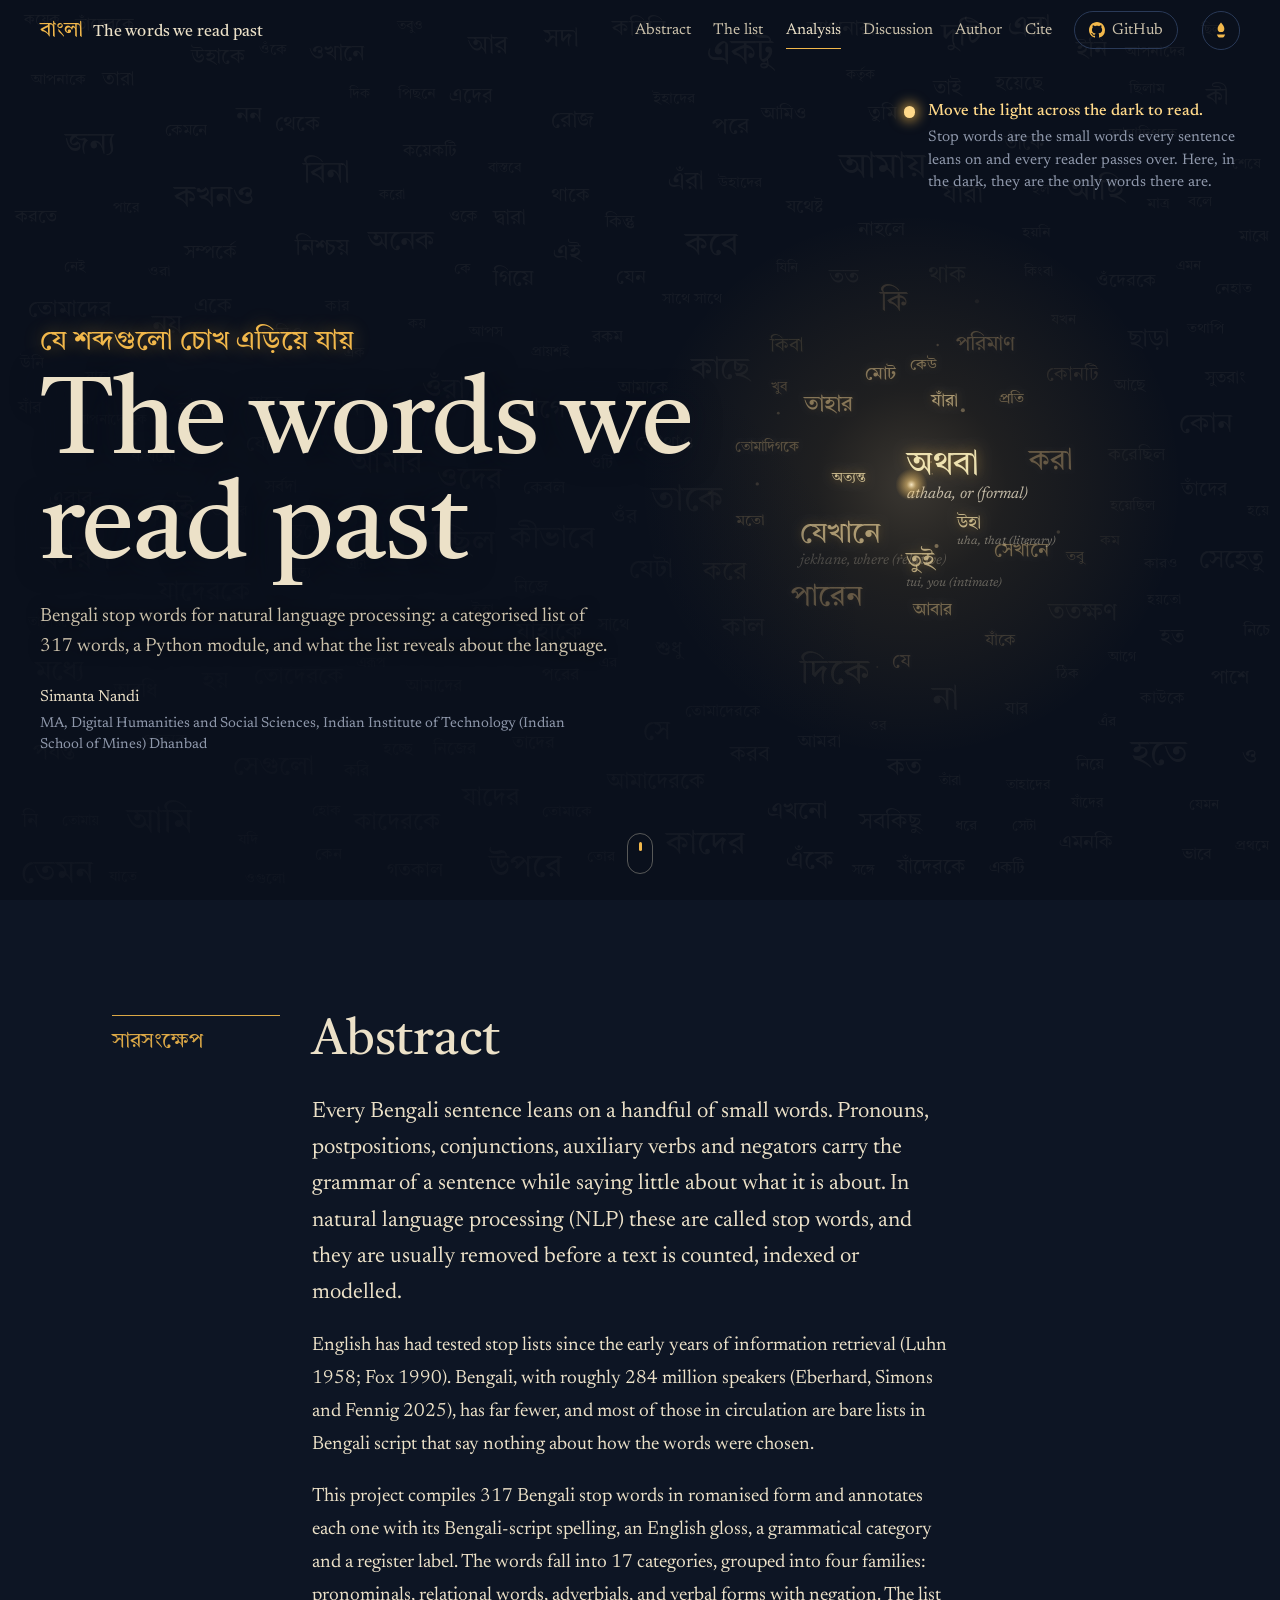
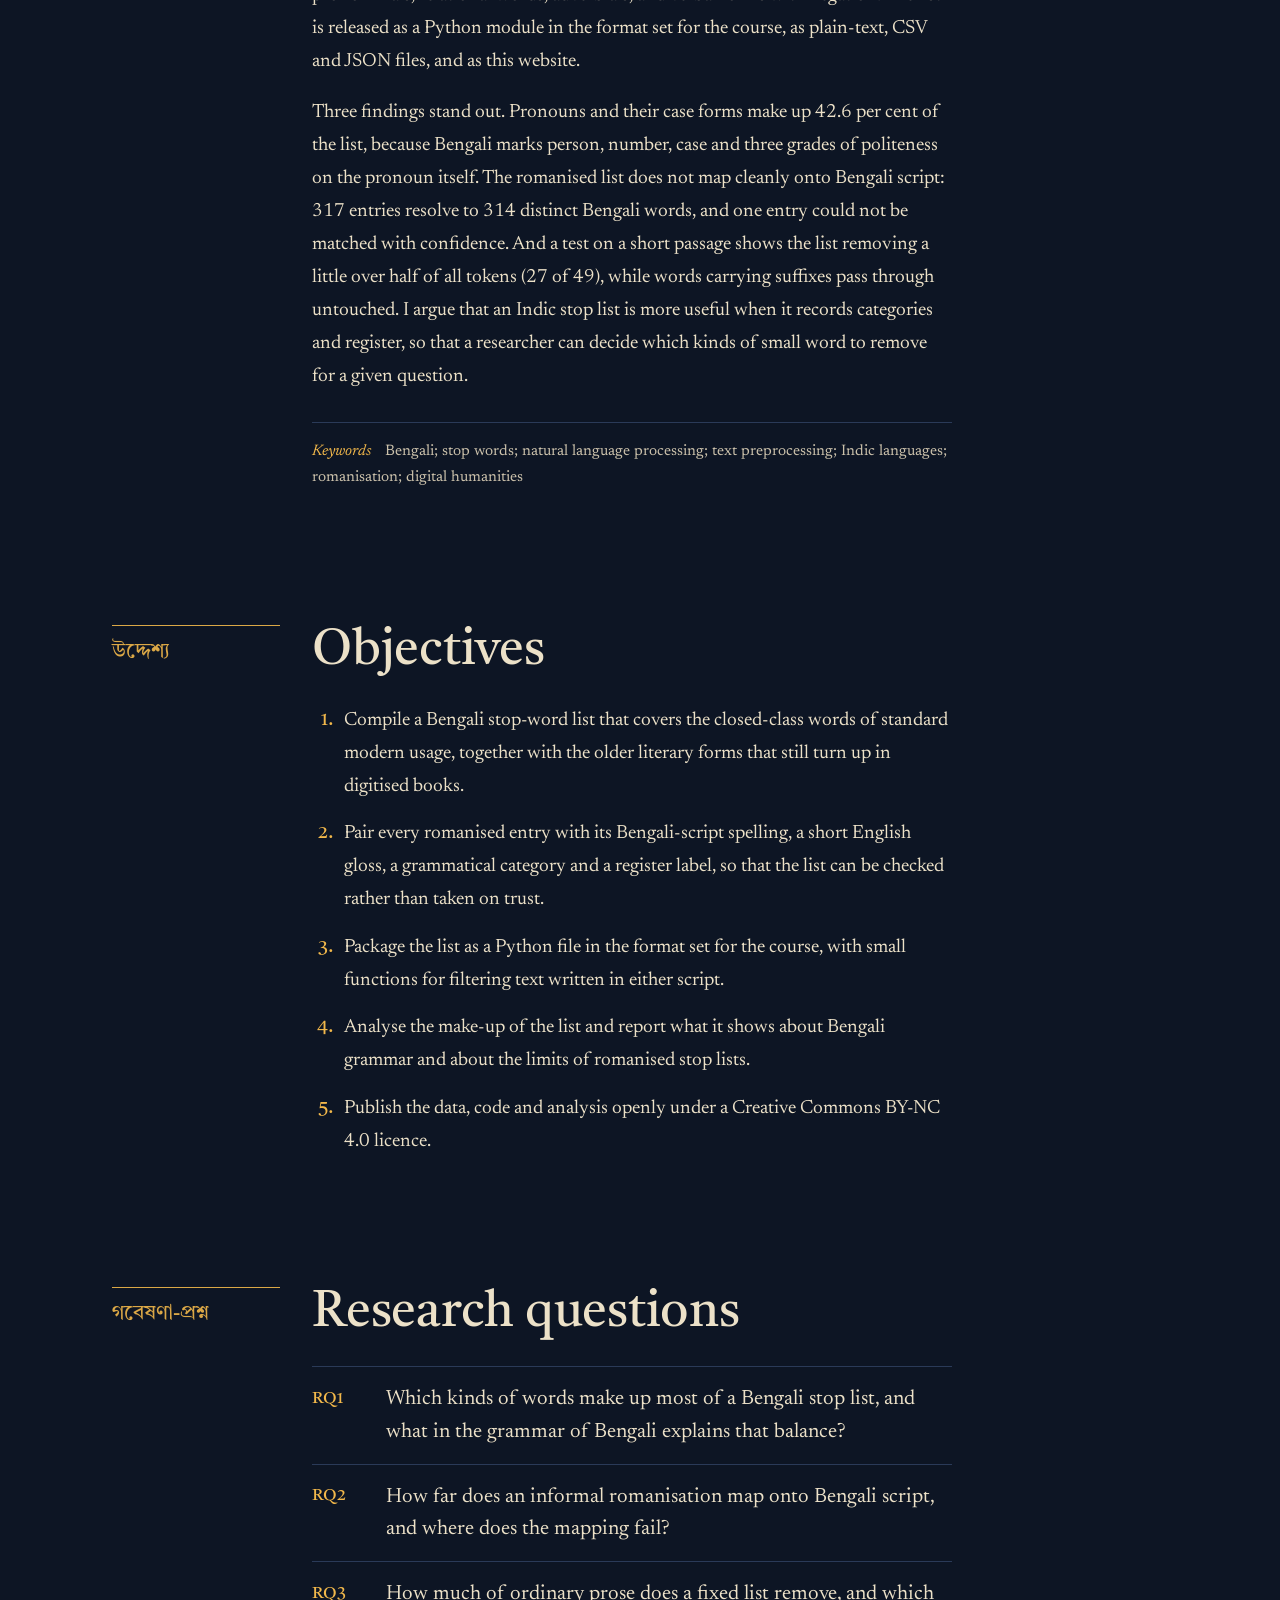
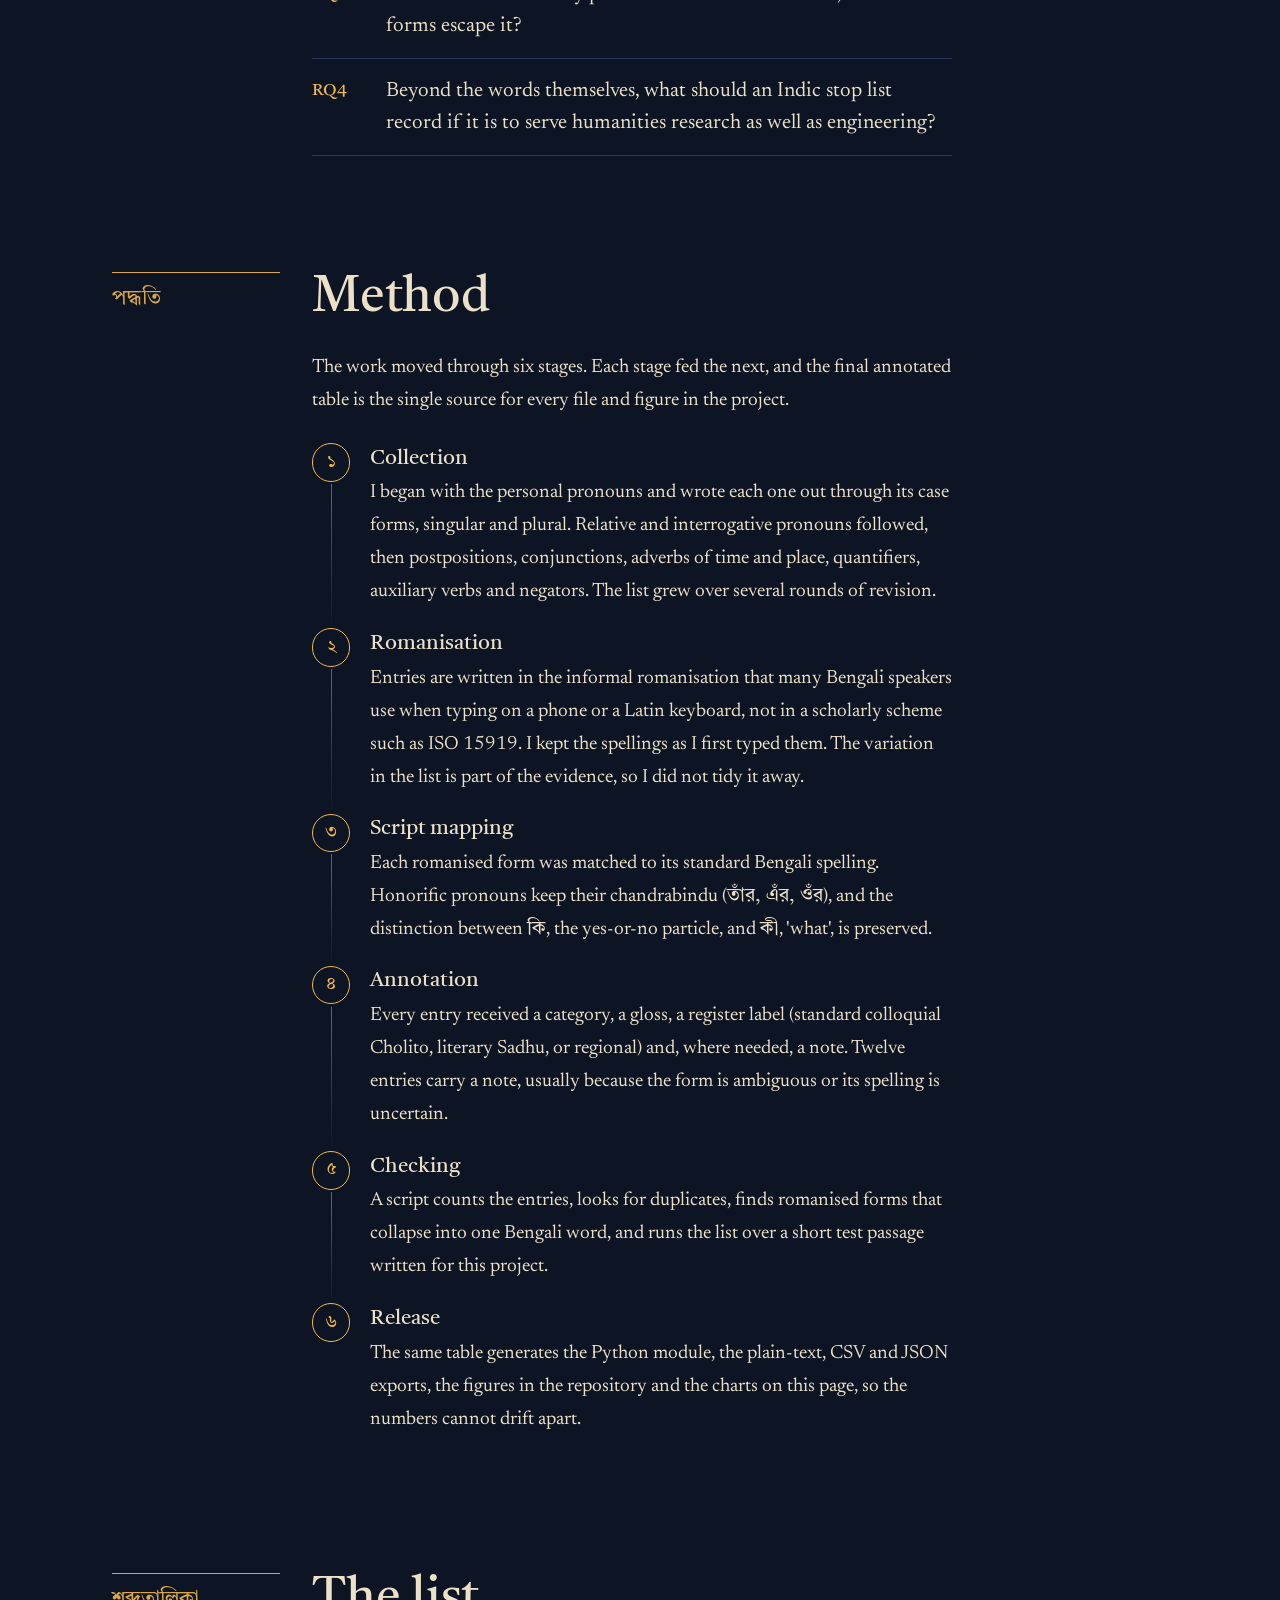
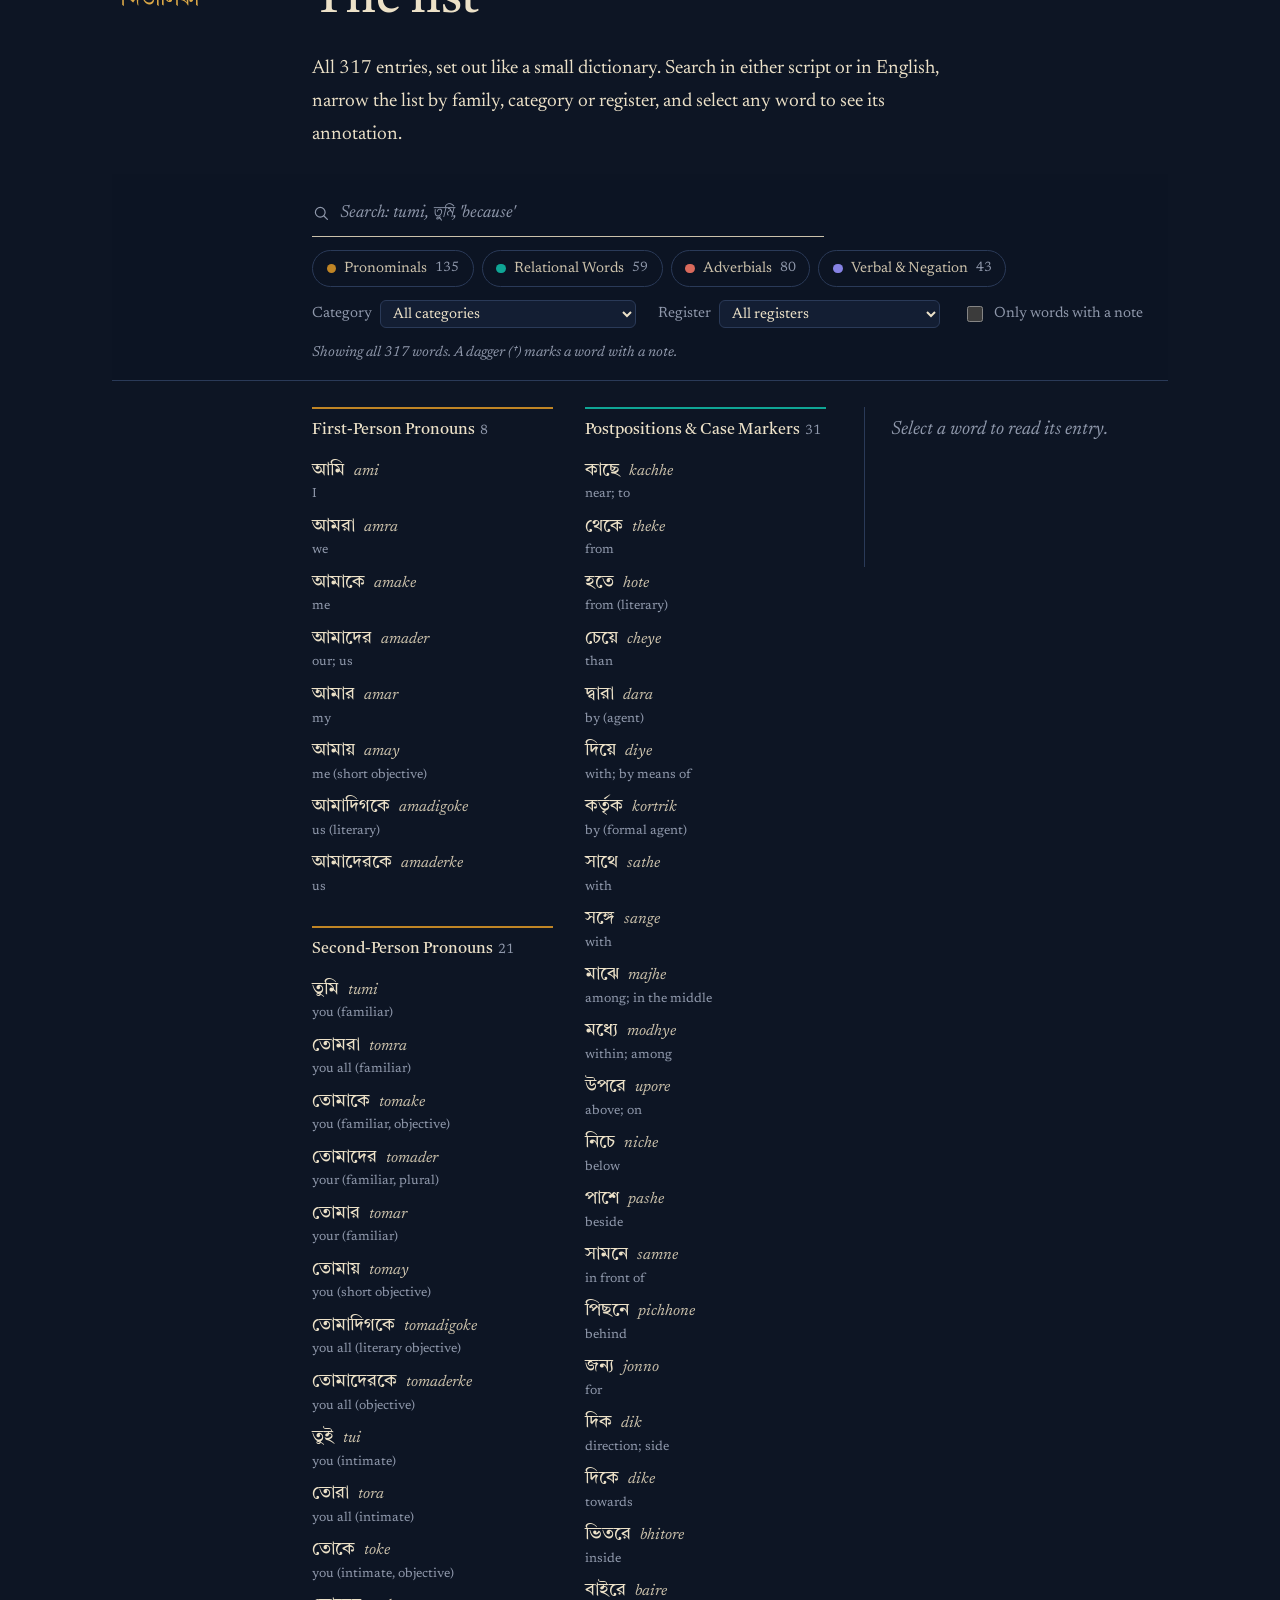
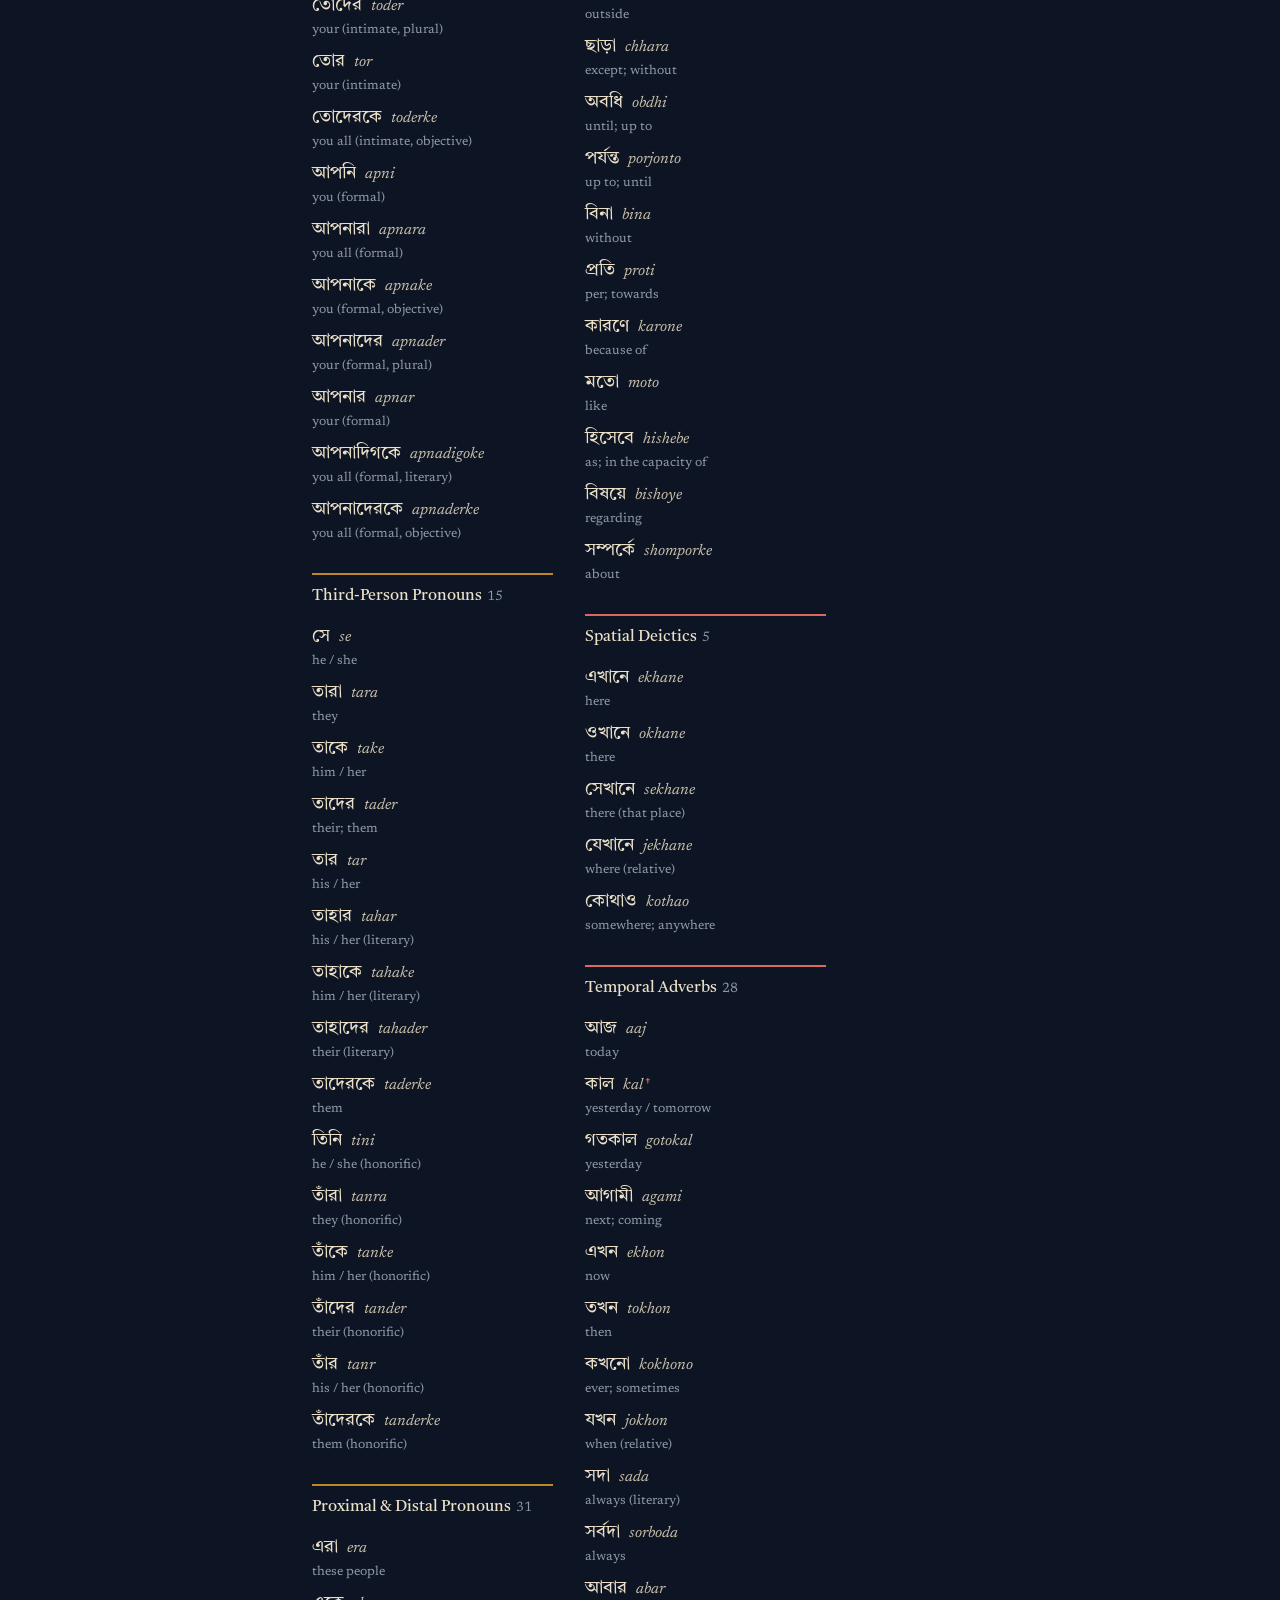
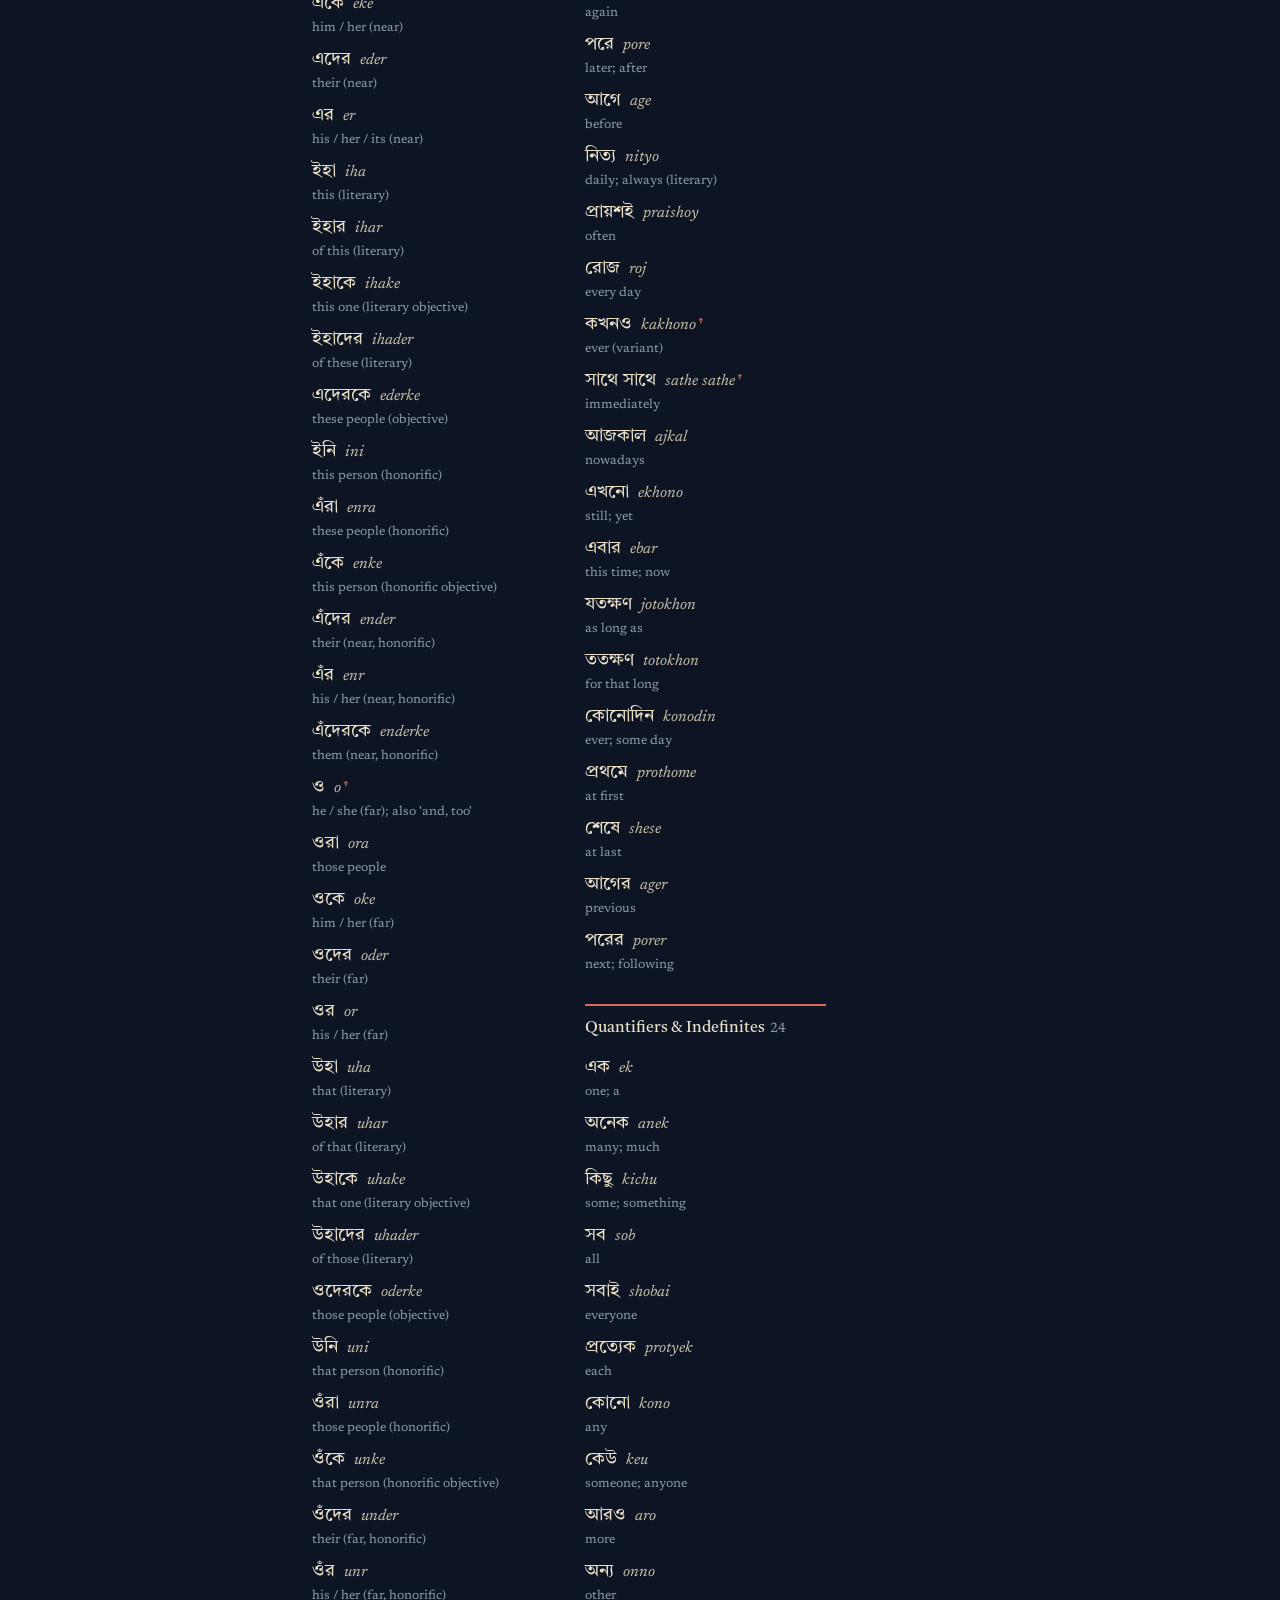
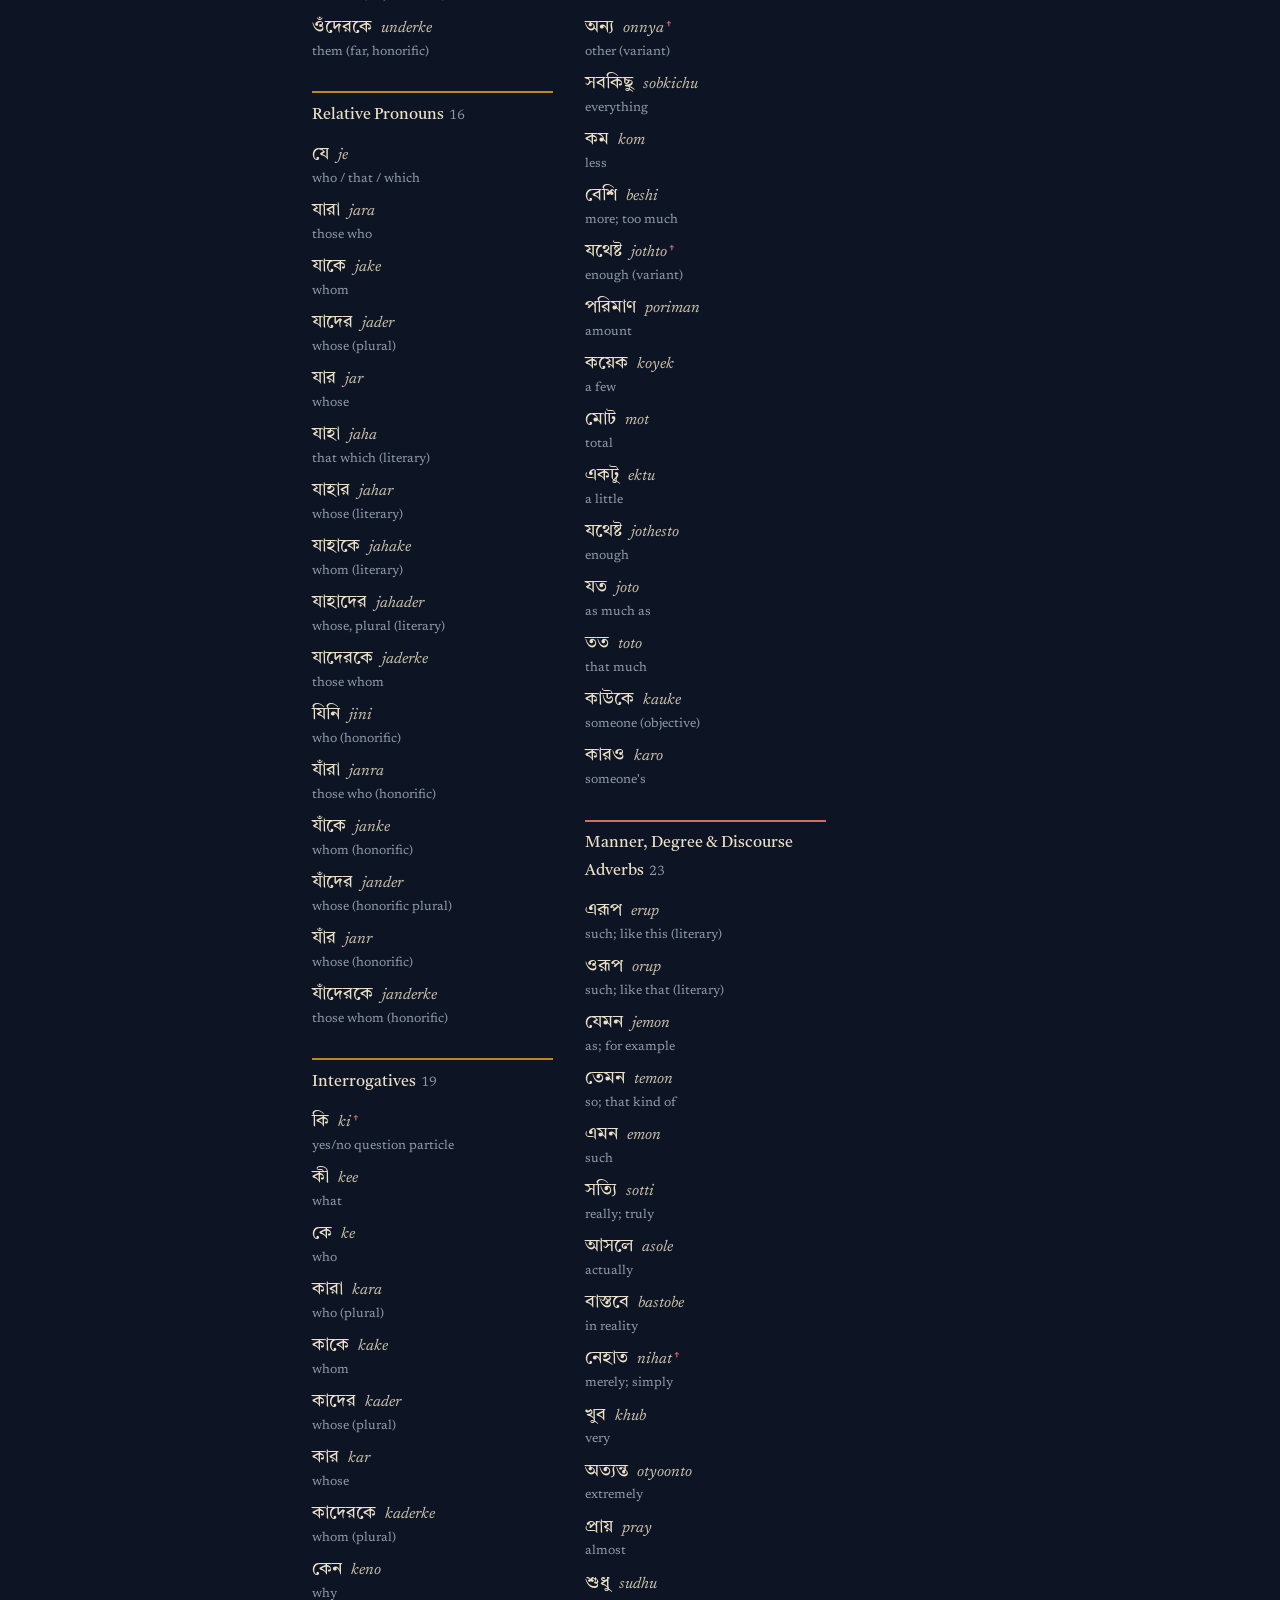
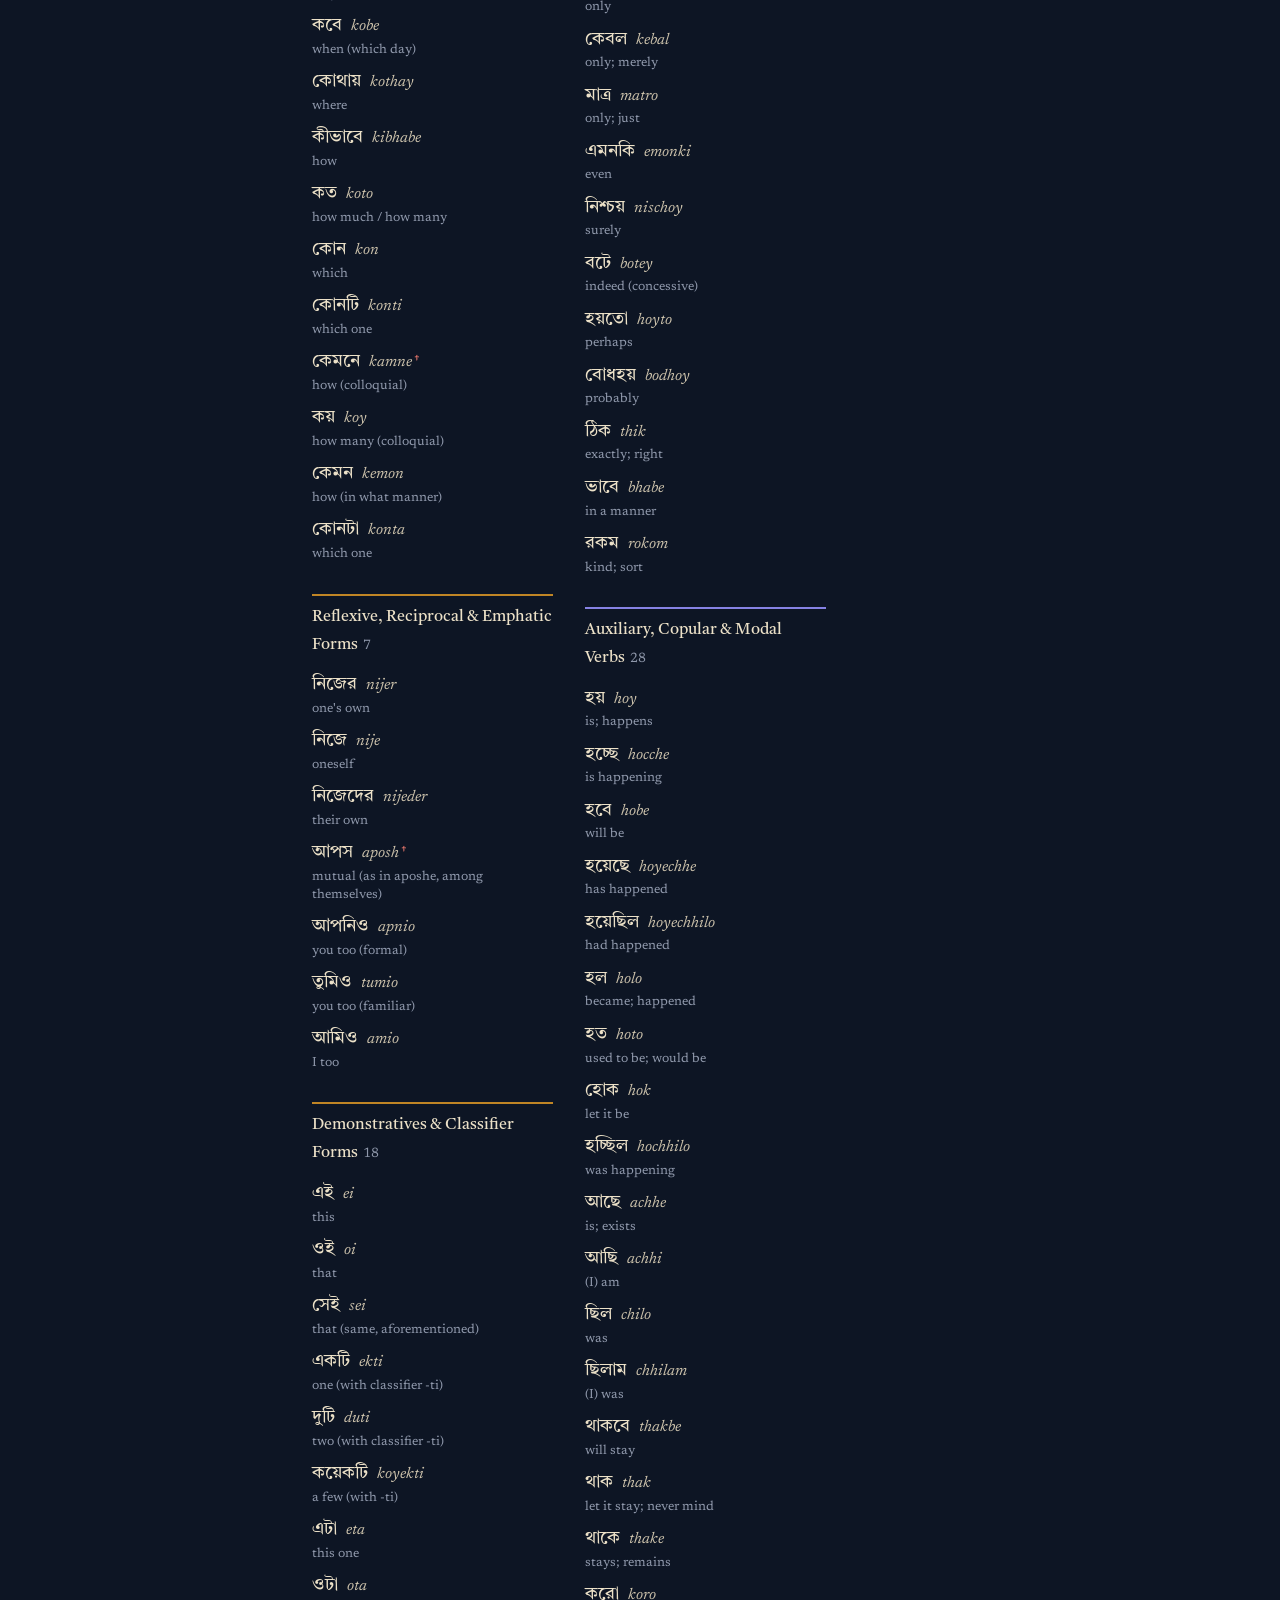
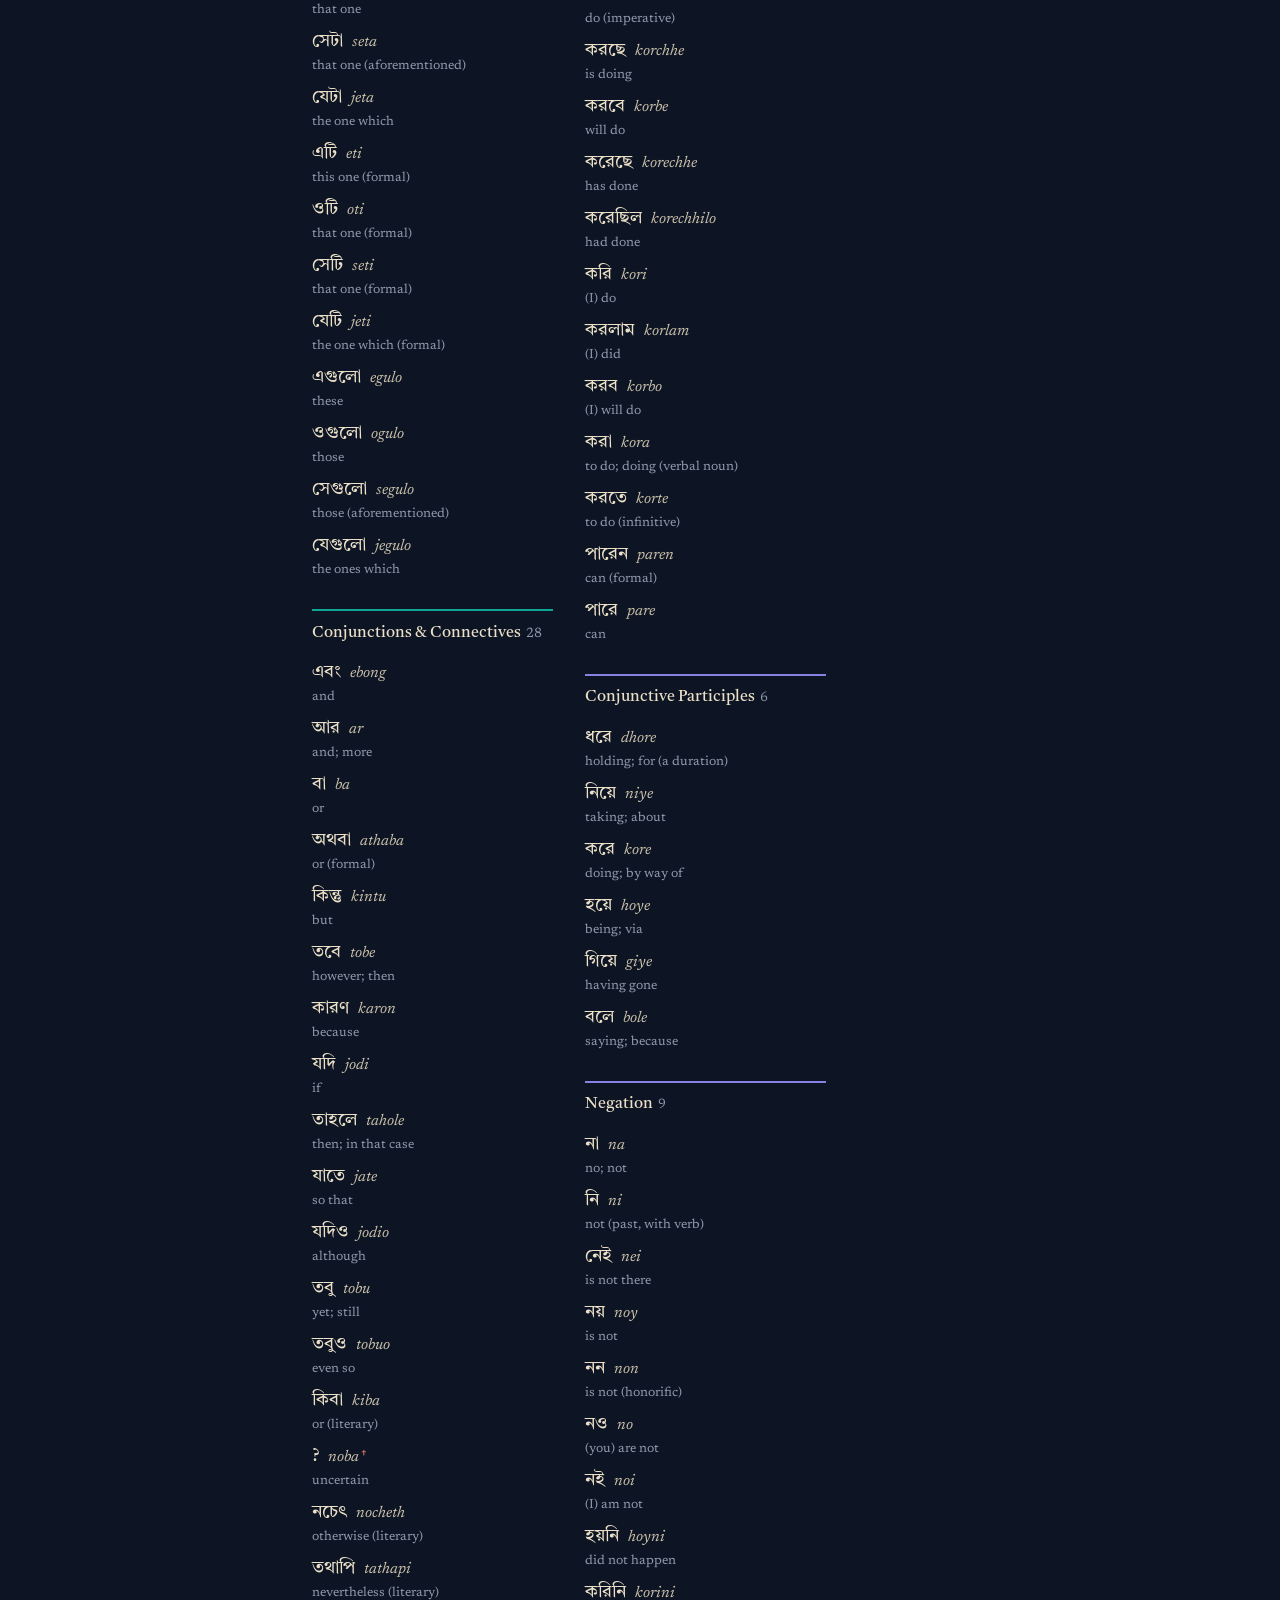
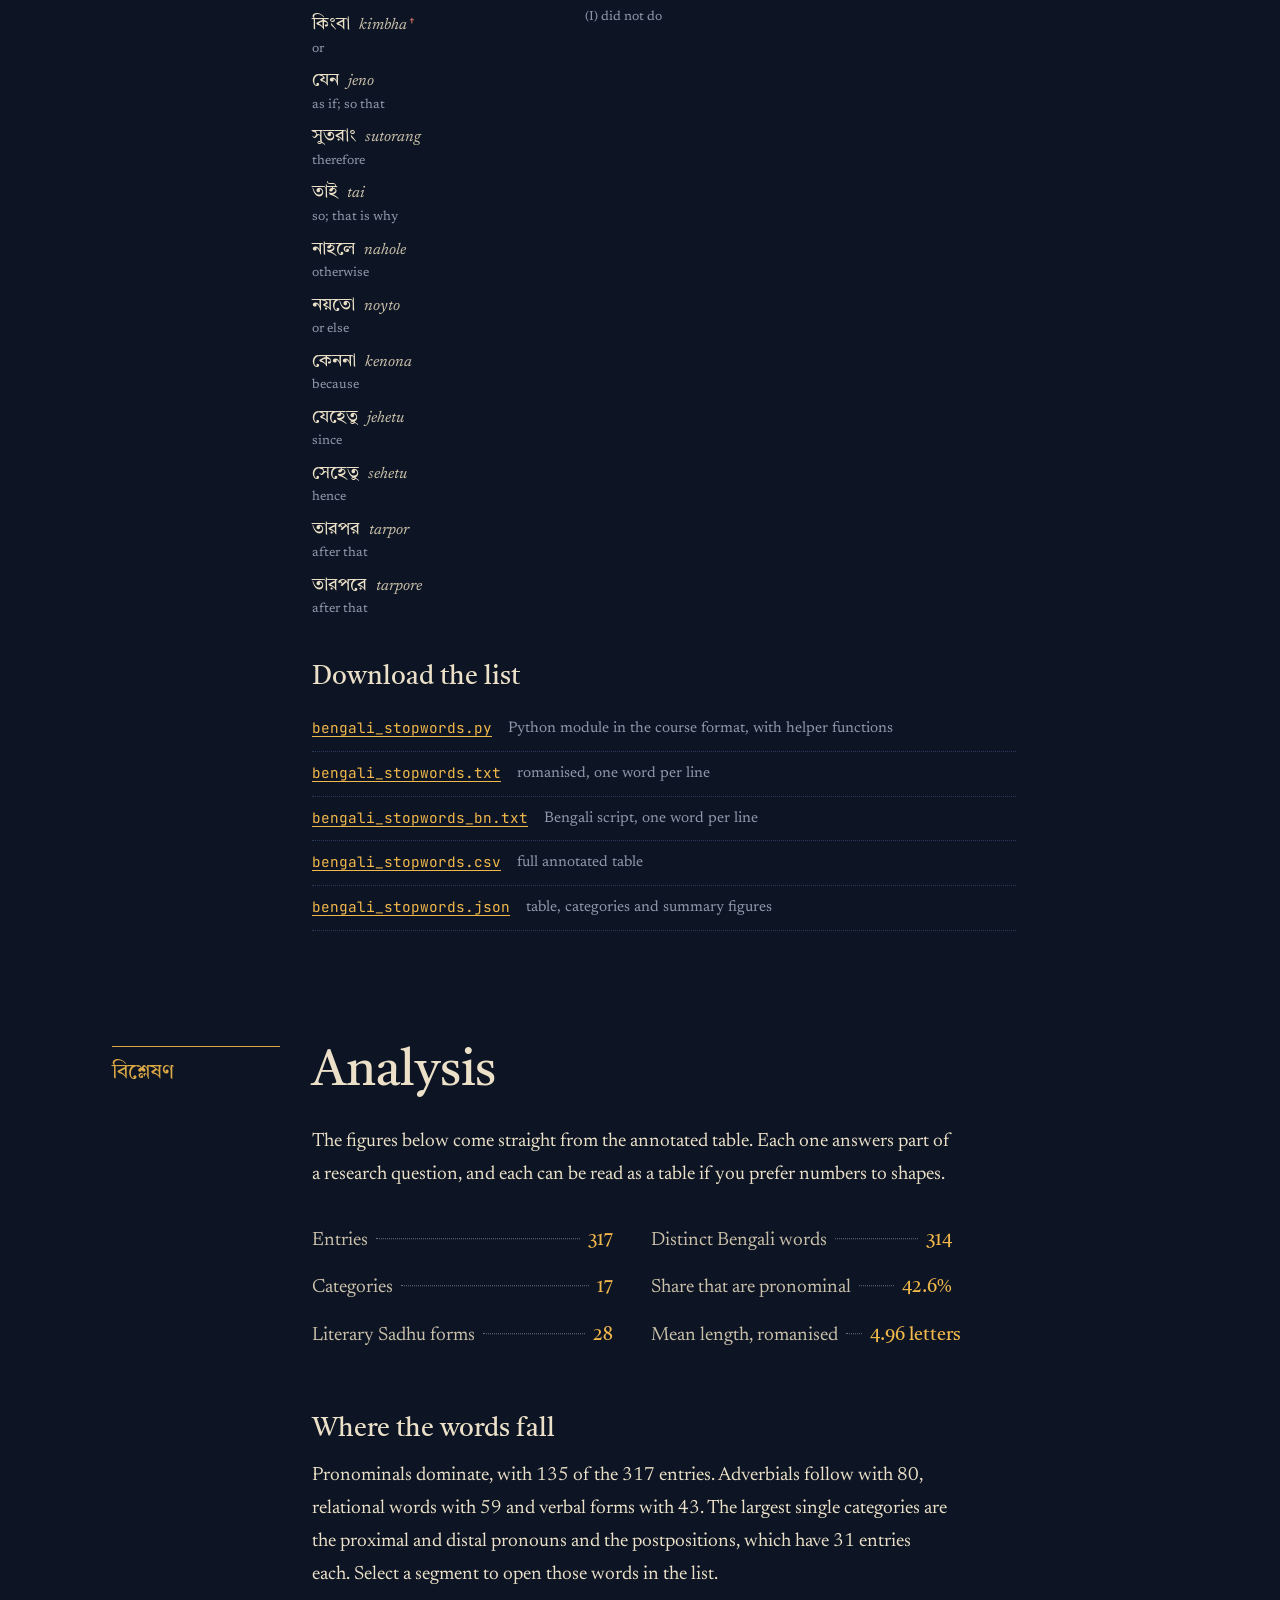
<file: index (5).html>
<!doctype html>
<html lang="en-GB" data-theme="dark">
<head>
<meta charset="utf-8">
<meta name="viewport" content="width=device-width, initial-scale=1">
<title>The Words We Read Past: Bengali Stop Words for NLP</title>
<meta name="description" content="A categorised list of 317 Bengali stop words with Bengali-script forms, a Python module and an analysis. A Digital Humanities project by Simanta Nandi, IIT (ISM) Dhanbad.">
<meta name="author" content="Simanta Nandi">
<meta property="og:title" content="The Words We Read Past: Bengali Stop Words for NLP">
<meta property="og:description" content="317 Bengali stop words, annotated, categorised and analysed. Python module, data files and an interactive analysis.">
<meta property="og:type" content="website">
<meta property="og:url" content="https://simantadh.github.io/bengalistopwords/">
<meta property="og:image" content="https://simantadh.github.io/bengalistopwords/fig1_category_breakdown.png">
<meta name="theme-color" content="#0d1524">
<link rel="icon" href="favicon.svg" type="image/svg+xml">
<link rel="preconnect" href="https://fonts.googleapis.com">
<link rel="preconnect" href="https://fonts.gstatic.com" crossorigin>
<link href="https://fonts.googleapis.com/css2?family=Tiro+Bangla:ital@0;1&family=Newsreader:ital,opsz,wght@0,6..72,300..700;1,6..72,300..700&family=JetBrains+Mono:wght@400;500&display=swap" rel="stylesheet">
<link rel="stylesheet" href="style.css">
<script>
  try { var t = localStorage.getItem('bsw-theme'); if (t) document.documentElement.setAttribute('data-theme', t); } catch (e) {}
</script>
</head>
<body>
<a class="skip" href="#abstract">Skip to the abstract</a>
<div class="progress" aria-hidden="true"><span id="progress-bar"></span></div>
<div class="lamp-glow" aria-hidden="true"></div>

<header class="topbar" id="topbar">
  <a class="brand" href="#top" aria-label="Back to the top">
    <span class="brand-bn" lang="bn">বাংলা</span>
    <span class="brand-en">The words we read past</span>
  </a>
  <nav class="topnav" id="topnav" aria-label="Sections">
    <a href="#abstract">Abstract</a>
    <a href="#list">The list</a>
    <a href="#analysis">Analysis</a>
    <a href="#discussion">Discussion</a>
    <a href="#author">Author</a>
    <a href="#cite">Cite</a>
    <a class="nav-gh" href="https://github.com/SimantaDH/bengalistopwords" target="_blank" rel="noopener" title="Open the GitHub repository in a new tab">
      <svg viewBox="0 0 16 16" width="16" height="16" aria-hidden="true"><path fill="currentColor" d="M8 0C3.58 0 0 3.58 0 8c0 3.54 2.29 6.53 5.47 7.59.4.07.55-.17.55-.38 0-.19-.01-.82-.01-1.49-2.01.37-2.53-.49-2.69-.94-.09-.23-.48-.94-.82-1.13-.28-.15-.68-.52-.01-.53.63-.01 1.08.58 1.23.82.72 1.21 1.87.87 2.33.66.07-.52.28-.87.51-1.07-1.78-.2-3.64-.89-3.64-3.95 0-.87.31-1.59.82-2.15-.08-.2-.36-1.02.08-2.12 0 0 .67-.21 2.2.82.64-.18 1.32-.27 2-.27.68 0 1.36.09 2 .27 1.53-1.04 2.2-.82 2.2-.82.44 1.1.16 1.92.08 2.12.51.56.82 1.27.82 2.15 0 3.07-1.87 3.75-3.65 3.95.29.25.54.73.54 1.48 0 1.07-.01 1.93-.01 2.2 0 .21.15.46.55.38A8.013 8.013 0 0 0 16 8c0-4.42-3.58-8-8-8Z"/></svg>
      <span>GitHub</span>
    </a>
  </nav>
  <div class="topbar-tools">
    <button class="icon-btn" id="theme-toggle" type="button" aria-label="Switch to the light page">
      <svg viewBox="0 0 24 24" width="20" height="20" aria-hidden="true"><path class="lamp-icon" d="M12 3c2.5 3 4 5.3 4 7.4A4 4 0 0 1 12 14.5a4 4 0 0 1-4-4.1C8 8.3 9.5 6 12 3Zm-5 14.5h10l-1.2 2.4a2 2 0 0 1-1.8 1.1h-4a2 2 0 0 1-1.8-1.1Z"/></svg>
    </button>
    <button class="icon-btn menu-btn" id="menu-toggle" type="button" aria-label="Open the section menu" aria-expanded="false" aria-controls="topnav">
      <svg viewBox="0 0 24 24" width="20" height="20" aria-hidden="true"><path d="M4 7h16M4 12h16M4 17h10" stroke="currentColor" stroke-width="1.6" fill="none" stroke-linecap="round"/></svg>
    </button>
  </div>
</header>

<!-- ============================== HERO ============================== -->
<section class="hero" id="top" aria-labelledby="hero-title">
  <canvas id="dark-field" aria-hidden="true"></canvas>
  <div class="hero-text">
    <p class="hero-bn" lang="bn">যে শব্দগুলো চোখ এড়িয়ে যায়</p>
    <h1 id="hero-title">The words we read past</h1>
    <p class="hero-sub">Bengali stop words for natural language processing: a categorised list of 317 words, a Python module, and what the list reveals about the language.</p>
    <p class="hero-by">Simanta Nandi<span>MA, Digital Humanities and Social Sciences, Indian Institute of Technology (Indian School of Mines) Dhanbad</span></p>
  </div>
  <p class="hero-hint" id="hero-hint">
    <span class="hint-lamp" aria-hidden="true"></span>
    <span><strong class="hint-pointer">Move the light across the dark to read.</strong><strong class="hint-touch">Drag your finger across the dark to read.</strong> Stop words are the small words every sentence leans on and every reader passes over. Here, in the dark, they are the only words there are.</span>
  </p>
  <a class="hero-down" href="#abstract" aria-label="Scroll to the abstract"><span></span></a>
</section>

<main id="main">

<!-- ============================== ABSTRACT ============================== -->
<section class="chapter" id="abstract" aria-labelledby="h-abstract">
  <aside class="margin" aria-hidden="true"><span lang="bn">সারসংক্ষেপ</span></aside>
  <div class="prose">
    <h2 id="h-abstract">Abstract</h2>
    <p class="lede">Every Bengali sentence leans on a handful of small words. Pronouns, postpositions, conjunctions, auxiliary verbs and negators carry the grammar of a sentence while saying little about what it is about. In natural language processing (NLP) these are called stop words, and they are usually removed before a text is counted, indexed or modelled.</p>
    <p>English has had tested stop lists since the early years of information retrieval (Luhn 1958; Fox 1990). Bengali, with roughly 284 million speakers (Eberhard, Simons and Fennig 2025), has far fewer, and most of those in circulation are bare lists in Bengali script that say nothing about how the words were chosen.</p>
    <p>This project compiles 317 Bengali stop words in romanised form and annotates each one with its Bengali-script spelling, an English gloss, a grammatical category and a register label. The words fall into 17 categories, grouped into four families: pronominals, relational words, adverbials, and verbal forms with negation. The list is released as a Python module in the format set for the course, as plain-text, CSV and JSON files, and as this website.</p>
    <p>Three findings stand out. Pronouns and their case forms make up 42.6 per cent of the list, because Bengali marks person, number, case and three grades of politeness on the pronoun itself. The romanised list does not map cleanly onto Bengali script: 317 entries resolve to 314 distinct Bengali words, and one entry could not be matched with confidence. And a test on a short passage shows the list removing a little over half of all tokens (27 of 49), while words carrying suffixes pass through untouched. I argue that an Indic stop list is more useful when it records categories and register, so that a researcher can decide which kinds of small word to remove for a given question.</p>
    <p class="keywords"><span>Keywords</span> Bengali; stop words; natural language processing; text preprocessing; Indic languages; romanisation; digital humanities</p>
  </div>
</section>

<!-- ============================== OBJECTIVES ============================== -->
<section class="chapter" id="objectives" aria-labelledby="h-objectives">
  <aside class="margin" aria-hidden="true"><span lang="bn">উদ্দেশ্য</span></aside>
  <div class="prose">
    <h2 id="h-objectives">Objectives</h2>
    <ol class="aims">
      <li>Compile a Bengali stop-word list that covers the closed-class words of standard modern usage, together with the older literary forms that still turn up in digitised books.</li>
      <li>Pair every romanised entry with its Bengali-script spelling, a short English gloss, a grammatical category and a register label, so that the list can be checked rather than taken on trust.</li>
      <li>Package the list as a Python file in the format set for the course, with small functions for filtering text written in either script.</li>
      <li>Analyse the make-up of the list and report what it shows about Bengali grammar and about the limits of romanised stop lists.</li>
      <li>Publish the data, code and analysis openly under a Creative Commons BY-NC 4.0 licence.</li>
    </ol>
  </div>
</section>

<!-- ============================== RESEARCH QUESTIONS ============================== -->
<section class="chapter" id="questions" aria-labelledby="h-questions">
  <aside class="margin" aria-hidden="true"><span lang="bn">গবেষণা-প্রশ্ন</span></aside>
  <div class="prose">
    <h2 id="h-questions">Research questions</h2>
    <dl class="rq">
      <div><dt>RQ1</dt><dd>Which kinds of words make up most of a Bengali stop list, and what in the grammar of Bengali explains that balance?</dd></div>
      <div><dt>RQ2</dt><dd>How far does an informal romanisation map onto Bengali script, and where does the mapping fail?</dd></div>
      <div><dt>RQ3</dt><dd>How much of ordinary prose does a fixed list remove, and which forms escape it?</dd></div>
      <div><dt>RQ4</dt><dd>Beyond the words themselves, what should an Indic stop list record if it is to serve humanities research as well as engineering?</dd></div>
    </dl>
  </div>
</section>

<!-- ============================== METHOD ============================== -->
<section class="chapter" id="method" aria-labelledby="h-method">
  <aside class="margin" aria-hidden="true"><span lang="bn">পদ্ধতি</span></aside>
  <div class="prose">
    <h2 id="h-method">Method</h2>
    <p>The work moved through six stages. Each stage fed the next, and the final annotated table is the single source for every file and figure in the project.</p>
    <ol class="steps">
      <li>
        <h3>Collection</h3>
        <p>I began with the personal pronouns and wrote each one out through its case forms, singular and plural. Relative and interrogative pronouns followed, then postpositions, conjunctions, adverbs of time and place, quantifiers, auxiliary verbs and negators. The list grew over several rounds of revision.</p>
      </li>
      <li>
        <h3>Romanisation</h3>
        <p>Entries are written in the informal romanisation that many Bengali speakers use when typing on a phone or a Latin keyboard, not in a scholarly scheme such as ISO 15919. I kept the spellings as I first typed them. The variation in the list is part of the evidence, so I did not tidy it away.</p>
      </li>
      <li>
        <h3>Script mapping</h3>
        <p>Each romanised form was matched to its standard Bengali spelling. Honorific pronouns keep their chandrabindu (<span lang="bn">তাঁর, এঁর, ওঁর</span>), and the distinction between <span lang="bn">কি</span>, the yes-or-no particle, and <span lang="bn">কী</span>, 'what', is preserved.</p>
      </li>
      <li>
        <h3>Annotation</h3>
        <p>Every entry received a category, a gloss, a register label (standard colloquial Cholito, literary Sadhu, or regional) and, where needed, a note. Twelve entries carry a note, usually because the form is ambiguous or its spelling is uncertain.</p>
      </li>
      <li>
        <h3>Checking</h3>
        <p>A script counts the entries, looks for duplicates, finds romanised forms that collapse into one Bengali word, and runs the list over a short test passage written for this project.</p>
      </li>
      <li>
        <h3>Release</h3>
        <p>The same table generates the Python module, the plain-text, CSV and JSON exports, the figures in the repository and the charts on this page, so the numbers cannot drift apart.</p>
      </li>
    </ol>
  </div>
</section>

<!-- ============================== THE LIST ============================== -->
<section class="chapter wide" id="list" aria-labelledby="h-list">
  <aside class="margin" aria-hidden="true"><span lang="bn">শব্দতালিকা</span></aside>
  <div class="prose">
    <h2 id="h-list">The list</h2>
    <p>All 317 entries, set out like a small dictionary. Search in either script or in English, narrow the list by family, category or register, and select any word to see its annotation.</p>
  </div>

  <div class="lexicon-tools" role="search">
    <label class="search">
      <span class="visually-hidden">Search the stop words</span>
      <svg viewBox="0 0 24 24" width="18" height="18" aria-hidden="true"><circle cx="11" cy="11" r="6.5" fill="none" stroke="currentColor" stroke-width="1.6"/><path d="m16 16 4.5 4.5" stroke="currentColor" stroke-width="1.6" stroke-linecap="round"/></svg>
      <input id="lex-search" type="search" placeholder="Search: tumi, তুমি, 'because'" autocomplete="off" spellcheck="false">
    </label>
    <div class="chips" id="macro-chips" role="group" aria-label="Filter by family"></div>
    <div class="lex-selects">
      <label><span>Category</span>
        <select id="cat-select"><option value="">All categories</option></select>
      </label>
      <label><span>Register</span>
        <select id="reg-select">
          <option value="">All registers</option>
          <option value="C">Standard colloquial (Cholito)</option>
          <option value="S">Literary (Sadhu) or formal</option>
          <option value="R">Regional or informal</option>
        </select>
      </label>
      <label class="check"><input type="checkbox" id="flag-only"> <span>Only words with a note</span></label>
    </div>
    <p class="lex-count" id="lex-count" aria-live="polite"></p>
  </div>

  <div class="lexicon-wrap">
    <div class="lexicon" id="lexicon"></div>
    <aside class="entry-card" id="entry-card" aria-live="polite">
      <p class="entry-empty">Select a word to read its entry.</p>
    </aside>
  </div>

  <div class="downloads prose">
    <h3>Download the list</h3>
    <ul>
      <li><a href="bengali_stopwords.py" download>bengali_stopwords.py</a> <span>Python module in the course format, with helper functions</span></li>
      <li><a href="bengali_stopwords.txt" download>bengali_stopwords.txt</a> <span>romanised, one word per line</span></li>
      <li><a href="bengali_stopwords_bn.txt" download>bengali_stopwords_bn.txt</a> <span>Bengali script, one word per line</span></li>
      <li><a href="bengali_stopwords.csv" download>bengali_stopwords.csv</a> <span>full annotated table</span></li>
      <li><a href="bengali_stopwords.json" download>bengali_stopwords.json</a> <span>table, categories and summary figures</span></li>
    </ul>
  </div>
</section>

<!-- ============================== ANALYSIS ============================== -->
<section class="chapter" id="analysis" aria-labelledby="h-analysis">
  <aside class="margin" aria-hidden="true"><span lang="bn">বিশ্লেষণ</span></aside>
  <div class="prose">
    <h2 id="h-analysis">Analysis</h2>
    <p>The figures below come straight from the annotated table. Each one answers part of a research question, and each can be read as a table if you prefer numbers to shapes.</p>

    <dl class="ledger" aria-label="The list in figures">
      <div><dt>Entries</dt><dd>317</dd></div>
      <div><dt>Distinct Bengali words</dt><dd>314</dd></div>
      <div><dt>Categories</dt><dd>17</dd></div>
      <div><dt>Share that are pronominal</dt><dd>42.6%</dd></div>
      <div><dt>Literary Sadhu forms</dt><dd>28</dd></div>
      <div><dt>Mean length, romanised</dt><dd>4.96 letters</dd></div>
    </dl>

    <h3 class="fig-title" id="h-families">Where the words fall</h3>
    <p>Pronominals dominate, with 135 of the 317 entries. Adverbials follow with 80, relational words with 59 and verbal forms with 43. The largest single categories are the proximal and distal pronouns and the postpositions, which have 31 entries each. Select a segment to open those words in the list.</p>
  </div>

  <figure class="figure" id="fig-families">
    <div class="fig-body fig-split">
      <div class="ring" id="ring-chart" role="img" aria-label="Ring chart of stop words by family and category"></div>
      <div class="bars" id="bar-chart"></div>
    </div>
    <figcaption>Figure 1. Stop words by family (inner ring) and category (outer ring and bars). <button class="link-btn" data-table="families" type="button">Show as a table</button></figcaption>
    <div class="fig-table" id="table-families" hidden></div>
  </figure>

  <div class="prose">
    <h3 class="fig-title" id="h-pronouns">Why the pronouns multiply</h3>
    <p>An English stop list needs four words for the first person singular: I, me, my, mine. Bengali needs more, mostly because it builds politeness into the pronoun. The second person alone comes in three grades. <em>Tui</em> is for close friends, younger siblings and children; <em>tumi</em> for equals and most family; <em>apni</em> for strangers, elders and anyone owed respect. The third person splits into ordinary and honorific forms (<em>se</em> and <em>tini</em>), and the same split runs through the near, far and relative series (Thompson 2012).</p>
    <p>Each grade then takes its own nominative, objective and genitive, in the singular and the plural. Thirteen pronoun series across six case slots make 78 cells, and the list fills every one of them. Two gaps sit just outside the grid. The bare near pronoun <em>e</em> (<span lang="bn">এ</span>) is missing, so its nominative slot is held only by the literary <em>iha</em>. And the everyday classifier form <em>ekta</em> (<span lang="bn">একটা</span>) is absent although the more formal <em>ekti</em> is present.</p>
  </div>

  <figure class="figure" id="fig-paradigm">
    <div class="fig-tools">
      <div class="seg" role="group" aria-label="Script shown in the grid">
        <button type="button" class="on" data-script="roman" aria-pressed="true">Romanised</button>
        <button type="button" data-script="bn" aria-pressed="false" lang="bn">বাংলা</button>
      </div>
    </div>
    <div class="fig-body"><div class="paradigm" id="paradigm"></div></div>
    <figcaption>Figure 2. The pronoun paradigm. Rows are pronoun series, columns are case and number. A marked cell holds two forms, usually a colloquial one and its literary twin. Point at a cell to light its row and column.</figcaption>
  </figure>

  <div class="prose">
    <h3 class="fig-title" id="h-correlatives">Five initial sounds, one system</h3>
    <p>Sort the list by first letter and three letters lead: <em>k</em> (54 words), <em>t</em> (46) and <em>j</em> (32). This is no accident of spelling. Bengali builds its question words, relative words and answering words as matched sets that differ only in the opening sound. <em>Kothay</em> asks 'where?', <em>jekhane</em> means 'where' in a relative clause, <em>sekhane</em> answers 'there', and <em>ekhane</em> and <em>okhane</em> point to 'here' and 'over there'. Grammars call this the correlative system.</p>
    <p>Laid out as a table, the system also shows what the list has missed. <em>Kokhon</em> ('when?') is absent, though <em>kokhono</em> ('ever') is present. So are <em>eto</em> and <em>oto</em> ('this much', 'that much') and <em>omon</em> ('like that'). These are frequent words and good candidates for the next version.</p>
  </div>

  <figure class="figure" id="fig-correlatives">
    <div class="fig-body"><div class="correl" id="correl"></div></div>
    <figcaption>Figure 3. The correlative table. Filled cells are in the list; outlined cells show forms the list does not yet include.</figcaption>
  </figure>

  <div class="prose">
    <h3 class="fig-title" id="h-register">Old and new registers</h3>
    <p>Twenty-eight entries (8.8 per cent) belong to Sadhu Bhasha, the formal literary standard of nineteenth-century prose, which the colloquial Cholito standard has since largely replaced in writing. Almost all of them are pronouns: <em>tahar</em> beside <em>tar</em>, <em>iha</em> beside <em>e</em>, <em>jaha</em> beside <em>je</em>, and the long objective <em>amadigoke</em> beside <em>amaderke</em>. They matter for anyone working with digitised literature from before the middle of the twentieth century, where these forms are ordinary function words. Only two entries are marked as regional: <em>kamne</em> ('how') and <em>koy</em> ('how many'), both common in eastern speech.</p>
  </div>

  <figure class="figure" id="fig-register">
    <div class="fig-body"><div id="register-chart"></div></div>
    <figcaption>Figure 4. Register by family. Literary forms cluster among the pronominals. <button class="link-btn" data-table="register" type="button">Show as a table</button></figcaption>
    <div class="fig-table" id="table-register" hidden></div>
  </figure>

  <div class="prose">
    <h3 class="fig-title" id="h-length">Short words, mostly</h3>
    <p>The romanised forms average 4.96 letters, with a median of five. The shortest is <em>o</em>, a single letter that is both a pronoun ('he' or 'she', at a distance) and the particle 'also'. The longest run to ten letters: the literary plurals <em>tomadigoke</em> and <em>apnadigoke</em>, and the past perfect forms <em>hoyechhilo</em> and <em>korechhilo</em>.</p>
  </div>

  <figure class="figure narrow" id="fig-length">
    <div class="fig-body"><div id="length-chart"></div></div>
    <figcaption>Figure 5. Length of the romanised forms, in letters.</figcaption>
  </figure>

  <div class="prose">
    <h3 class="fig-title" id="h-script">From roman letters to Bengali script</h3>
    <p>Romanised Bengali has no fixed spelling, and the list shows it. Two pairs of entries spell one Bengali word: <em>onno</em> and <em>onnya</em> (<span lang="bn">অন্য</span>), and <em>jothto</em> and <em>jothesto</em> (<span lang="bn">যথেষ্ট</span>). One entry, <em>noba</em>, matches no standard form I could confirm. The list is also inconsistent with itself. It writes <em>chilo</em> with one <em>h</em> but <em>chhilam</em> and <em>hochhilo</em> with two, so a romanised text that spells the word <em>chhilo</em> slips straight past the filter.</p>
    <p>Bengali script avoids that problem, because its spelling is settled, but it sets a different trap. Letters such as <span lang="bn">য়</span> and <span lang="bn">ড়</span> can be stored either as one Unicode character or as a base letter followed by a dot below, the nukta. The two look the same on screen and do not match inside a computer. The Python module converts every text to Unicode Normalisation Form C before comparing words, which removes the mismatch (Unicode Consortium 2024).</p>
  </div>

  <div class="prose">
    <h3 class="fig-title" id="h-try">Try the list on real text</h3>
    <p>The passage below was written for this project. It has 49 tokens, and the list removes 27 of them, or 55.1 per cent. Replace it with any Bengali text, in either script, and the lamp will pick out the stop words.</p>
  </div>

  <figure class="figure" id="fig-try">
    <div class="tryit">
      <div class="try-input">
        <div class="seg" role="group" aria-label="Sample passage">
          <button type="button" class="on" data-sample="bn" aria-pressed="true" lang="bn">বাংলা হরফ</button>
          <button type="button" data-sample="roman" aria-pressed="false">Romanised</button>
        </div>
        <label class="visually-hidden" for="try-text">Bengali text to filter</label>
        <textarea id="try-text" rows="7" spellcheck="false"></textarea>
      </div>
      <div class="try-output">
        <div class="try-stats" id="try-stats" aria-live="polite"></div>
        <p class="try-render" id="try-render"></p>
        <p class="try-keep-label">What remains after filtering</p>
        <p class="try-keep" id="try-keep"></p>
      </div>
    </div>
    <figcaption>Figure 6. Live filter. Lit words are stop words; dim words are kept.</figcaption>
  </figure>

  <div class="prose">
    <p>Look at what survives. <span lang="bn">শহরটা</span> ('the town') and <span lang="bn">শহরটাকে</span> carry a classifier and a case ending, so they are no longer bare nouns, which is what a content word should look like after filtering. But <span lang="bn">একটা</span> is a classifier form that ought to go and is not on the list, and <span lang="bn">গেল</span> ('went') and <span lang="bn">মনে</span> (as in <span lang="bn">মনে হওয়া</span>, 'to seem') behave much like function words without being listed as such. A stemmer, or a list that includes common suffixed forms, would catch more.</p>
  </div>
</section>

<!-- ============================== DISCUSSION ============================== -->
<section class="chapter" id="discussion" aria-labelledby="h-discussion">
  <aside class="margin" aria-hidden="true"><span lang="bn">আলোচনা</span></aside>
  <div class="prose">
    <h2 id="h-discussion">Discussion</h2>
    <p>A stop list looks like a neutral tool, but it is a small theory of what counts as empty in a language. For English the theory costs little. Function words carry little that a topic model or a search index needs, and even so, web search engines have moved over time from long stop lists to short ones and, in many cases, to none (Manning, Raghavan and Schütze 2008). For Bengali, the assumption runs into trouble in at least three places.</p>
    <p>The first is politeness. Removing <em>tui</em>, <em>tumi</em> and <em>apni</em> throws away information about how the people in a text stand towards one another. A study of dialogue in fiction, of forms of address in letters, or of how two characters slip from <em>apni</em> to <em>tumi</em> as they grow close would lose its main evidence. This is why the list is published with categories. A researcher can drop the postpositions and conjunctions and keep the pronouns.</p>
    <p>The second is negation. Bengali usually places the negator after the verb (<em>jabo na</em>, 'I will not go'), and deleting <em>na</em>, <em>nei</em> or <em>noy</em> turns a sentence into its opposite. For sentiment analysis, or any task that depends on what a sentence actually asserts, the negation category should stay in the text.</p>
    <p>The third is script. A great deal of Bengali written online is romanised, typed on Latin keyboards with no agreed spelling. A list in Bengali script alone misses that material entirely; a romanised list without variants misses much of it. Publishing both forms side by side is a modest step towards handling the two together.</p>
    <p>Taken together, these points answer RQ4. For digital humanities work the useful question is seldom whether to remove stop words. It is which ones, for this question, in this corpus. Categories and register labels make that choice visible and easy to change, which a flat list of words cannot do.</p>
  </div>
</section>

<!-- ============================== LIMITATIONS ============================== -->
<section class="chapter" id="limitations" aria-labelledby="h-limitations">
  <aside class="margin" aria-hidden="true"><span lang="bn">সীমাবদ্ধতা</span></aside>
  <div class="prose">
    <h2 id="h-limitations">Limitations</h2>
    <p>The list rests on my own knowledge of the language and on standard grammatical description. It has not been checked against word frequencies from a large corpus, so some common function words are probably missing (the analysis found <em>ekta</em>, <em>kokhon</em> and the bare pronoun <em>e</em>), and a few entries may be rarer than their place here suggests.</p>
    <p>The romanisation is informal and far from exhaustive. Real romanised text varies much more than this list does, with <em>ch</em> and <em>chh</em>, <em>o</em> and <em>a</em>, <em>s</em> and <em>sh</em> alternating freely. A filter that relies on exact matches will miss many spellings that any reader would recognise at once.</p>
    <p>Matching works on whole words only. Bengali attaches emphatic particles (<em>-i</em>, <em>-o</em>), classifiers (<em>-ta</em>, <em>-ti</em>, <em>-gulo</em>) and case endings directly to the word, so <span lang="bn">আমিই</span> ('I myself') will not match <span lang="bn">আমি</span> unless a stemmer runs first.</p>
    <p>The standard colloquial Bengali of West Bengal dominates. Bangladeshi standard usage and regional varieties, including the Manbhumi speech of the country around Dhanbad, are barely represented.</p>
    <p>A few forms are uncertain. Twelve entries carry a note, and three of them (<em>noba</em>, <em>aposh</em> and <em>jothto</em>) should be checked against a dictionary before the list is reused.</p>
    <p>The list knows nothing of context. It cannot tell <em>kal</em> 'yesterday' from <em>kal</em> 'tomorrow', or <em>o</em> 'he' from <em>o</em> 'also', and it removes both senses alike. Finally, the test passage is short and was written for the purpose. Its figure of 55 per cent illustrates the method; it is not a benchmark.</p>
  </div>
</section>

<!-- ============================== FURTHER WORK ============================== -->
<section class="chapter" id="further" aria-labelledby="h-further">
  <aside class="margin" aria-hidden="true"><span lang="bn">পরবর্তী কাজ</span></aside>
  <div class="prose">
    <h2 id="h-further">Further work</h2>
    <ul class="plain">
      <li>Check the list against word frequencies from a large Bengali corpus such as AI4Bharat's IndicCorp (Kakwani et al. 2020), adding frequent forms that are missing and marking rare ones.</li>
      <li>Compare it with existing Bengali stop lists, such as the one in the Stopwords ISO collection, and report where they overlap and where they part.</li>
      <li>Add a light stemmer for emphatic particles, classifiers and case endings, and a transliteration step, so that romanised and Bengali-script text pass through one pipeline.</li>
      <li>Fill the gaps the correlative table exposed: <em>kokhon</em>, <em>eto</em>, <em>oto</em>, <em>omon</em>, <em>ekta</em> and the bare pronoun <em>e</em>.</li>
      <li>Ask a small group of Bengali speakers from West Bengal, Bangladesh and the Jharkhand border to review the list and its register labels.</li>
      <li>Extend the same annotated format to the other Indic languages covered in the course.</li>
    </ul>
  </div>
</section>

<!-- ============================== CODE ============================== -->
<section class="chapter" id="code" aria-labelledby="h-code">
  <aside class="margin" aria-hidden="true"><span lang="bn">ব্যবহার</span></aside>
  <div class="prose">
    <h2 id="h-code">Using the code</h2>
    <p>Download <a href="bengali_stopwords.py" download>bengali_stopwords.py</a> and place it beside your own script. It needs nothing beyond the Python standard library.</p>
    <div class="code">
      <button class="copy-btn" type="button" data-copy="code-1">Copy</button>
<pre id="code-1"><code><span class="c"># Filter a Bengali sentence in either script</span>
<span class="k">from</span> bengali_stopwords <span class="k">import</span> bengali_stopwords, remove_stopwords, is_stopword

print(len(bengali_stopwords))   <span class="c"># 317</span>

text = <span class="s">"আমি যখন প্রথমে এখানে এসেছিলাম, তখন শহরটা আমার কাছে একটু অচেনা ছিল"</span>
print(remove_stopwords(text))
<span class="c"># ['এসেছিলাম', 'শহরটা', 'অচেনা']</span>

print(is_stopword(<span class="s">"tumi"</span>), is_stopword(<span class="s">"তুমি"</span>))   <span class="c"># True True</span></code></pre>
    </div>
    <p>To keep a category in the text, for instance the pronouns of address in a study of dialogue, build a custom list from the categories:</p>
    <div class="code">
      <button class="copy-btn" type="button" data-copy="code-2">Copy</button>
<pre id="code-2"><code><span class="k">from</span> bengali_stopwords <span class="k">import</span> bengali_stopwords, stopword_categories

keep = set(stopword_categories[<span class="s">"Second-Person Pronouns"</span>])
keep |= set(stopword_categories[<span class="s">"Negation"</span>])
custom_list = [w <span class="k">for</span> w <span class="k">in</span> bengali_stopwords <span class="k">if</span> w <span class="k">not in</span> keep]
print(len(custom_list))   <span class="c"># 287</span></code></pre>
    </div>
  </div>
</section>

<!-- ============================== REFERENCES ============================== -->
<section class="chapter" id="references" aria-labelledby="h-references">
  <aside class="margin" aria-hidden="true"><span lang="bn">তথ্যসূত্র</span></aside>
  <div class="prose">
    <h2 id="h-references">References</h2>
    <ul class="refs">
      <li>Bird, Steven, Ewan Klein and Edward Loper. 2009. <cite>Natural Language Processing with Python</cite>. Sebastopol, CA: O'Reilly Media.</li>
      <li>Chatterji, Suniti Kumar. 1926. <cite>The Origin and Development of the Bengali Language</cite>. Calcutta: Calcutta University Press.</li>
      <li>Eberhard, David M., Gary F. Simons and Charles D. Fennig, eds. 2025. <cite>Ethnologue: Languages of the World</cite>. 28th edn. Dallas: SIL International.</li>
      <li>Fox, Christopher J. 1990. 'A Stop List for General Text'. <cite>ACM SIGIR Forum</cite> 24 (1-2).</li>
      <li>Kakwani, Divyanshu, Anoop Kunchukuttan, Satish Golla, Gokul N.C., Avik Bhattacharyya, Mitesh M. Khapra and Pratyush Kumar. 2020. 'IndicNLPSuite: Monolingual Corpora, Evaluation Benchmarks and Pre-trained Multilingual Language Models for Indian Languages'. In <cite>Findings of the Association for Computational Linguistics: EMNLP 2020</cite>, 4948-4961. Online: Association for Computational Linguistics. <a href="https://doi.org/10.18653/v1/2020.findings-emnlp.445">doi:10.18653/v1/2020.findings-emnlp.445</a>.</li>
      <li>Luhn, H. P. 1958. 'The Automatic Creation of Literature Abstracts'. <cite>IBM Journal of Research and Development</cite> 2 (2): 159-165.</li>
      <li>Manning, Christopher D., Prabhakar Raghavan and Hinrich Schütze. 2008. <cite>Introduction to Information Retrieval</cite>. Cambridge: Cambridge University Press.</li>
      <li>Thompson, Hanne-Ruth. 2012. <cite>Bengali</cite>. London Oriental and African Language Library 18. Amsterdam: John Benjamins.</li>
      <li>Unicode Consortium. 2024. <cite>Unicode Standard Annex #15: Unicode Normalization Forms</cite>. Mountain View, CA: Unicode Consortium. <a href="https://www.unicode.org/reports/tr15/">unicode.org/reports/tr15</a>.</li>
    </ul>
  </div>
</section>

<!-- ============================== AUTHOR ============================== -->
<section class="chapter" id="author" aria-labelledby="h-author">
  <aside class="margin" aria-hidden="true"><span lang="bn">লেখক পরিচিতি</span></aside>
  <div class="prose">
    <h2 id="h-author">About the author</h2>
    <div class="bio">
      <figure class="portrait" id="portrait">
        <picture>
          <source srcset="simanta-nandi.webp" type="image/webp">
          <img src="simanta-nandi.jpg" width="560" height="700" alt="Portrait of Simanta Nandi, smiling, in a white shirt printed with handwriting" loading="lazy">
        </picture>
      </figure>
      <div class="bio-text">
        <p class="bio-name">Simanta Nandi</p>
        <p class="bio-role">MA, Digital Humanities and Social Sciences, Indian Institute of Technology (Indian School of Mines) Dhanbad</p>
        <p>Simanta is an MA student in Digital Humanities and Social Sciences at IIT (ISM) Dhanbad. He completed the Summer Research Internship Programme 2026 at IIST Thiruvananthapuram, where he worked on preserving cultural narratives, and holds a BA in Comparative Literature from Jadavpur University, taken through CENTIL.</p>
        <p>He has taken part in the fifteen-day UNESCO World Heritage Education Programme at Visva-Bharati and in a British Library archival digitisation workshop run with ILSR. His article 'Impact of Popular Culture and Media on Literary Reception in the Northeast of India' appears in <cite>Re-imagining Northeast Writing and Narratives: Language, Culture and Border Identities</cite> (Jamia Millia Islamia, 2024).</p>
        <p>His research interests span digital archiving, cultural heritage, AI for the humanities, electronic literature and digital memory studies. He was recognised by Oxford University Press India in 2021.</p>
        <p class="bio-links">
          <a href="https://about.me/simantanandi" rel="noopener">about.me/simantanandi</a>
          <a href="mailto:25ma0013@iitism.ac.in">25ma0013@iitism.ac.in</a>
        </p>
      </div>
    </div>

    <h3 class="sub">Project supervision</h3>
    <ul class="supervisors">
      <li><a href="https://shanmugapriya.com/" rel="noopener">Shanmugapriya T</a></li>
      <li><a href="https://linktr.ee/sourav.dh.litcult" rel="noopener">Sourav Ghosh</a></li>
    </ul>
    <p class="small">Department of Humanities and Social Sciences, IIT (ISM) Dhanbad. Monsoon Semester 2026.</p>
  </div>
</section>

<!-- ============================== CITE ============================== -->
<section class="chapter" id="cite" aria-labelledby="h-cite">
  <aside class="margin" aria-hidden="true"><span lang="bn">উদ্ধৃতি</span></aside>
  <div class="prose">
    <h2 id="h-cite">Cite this project</h2>
    <p>Choose a style and copy the reference. The access date is set to today; change it if you consulted the site on another day.</p>
    <div class="citer">
      <div class="citer-tabs" role="tablist" aria-label="Citation style" id="cite-tabs"></div>
      <div class="citer-row">
        <label>Cite as
          <select id="cite-type">
            <option value="web">Website</option>
            <option value="dataset">Dataset</option>
            <option value="software">Software</option>
          </select>
        </label>
        <label>Accessed
          <input type="date" id="cite-date">
        </label>
      </div>
      <div class="citer-out" role="tabpanel" id="cite-panel">
        <div class="citer-text" id="cite-text"></div>
        <div class="citer-actions">
          <button class="btn" type="button" id="cite-copy">Copy reference</button>
          <button class="btn ghost" type="button" id="cite-download" hidden>Download file</button>
        </div>
      </div>
    </div>
  </div>
</section>

<!-- ============================== LICENCE AND CONTACT ============================== -->
<section class="chapter" id="licence" aria-labelledby="h-licence">
  <aside class="margin" aria-hidden="true"><span lang="bn">স্বত্ব ও যোগাযোগ</span></aside>
  <div class="prose">
    <h2 id="h-licence">Licence and contact</h2>
    <div class="licence">
      <a class="cc" href="https://creativecommons.org/licenses/by-nc/4.0/" rel="license noopener" aria-label="Creative Commons Attribution-NonCommercial 4.0 International">
        <span>cc</span><span>by</span><span>nc</span>
      </a>
      <p>This work is licensed under a <a href="https://creativecommons.org/licenses/by-nc/4.0/" rel="license noopener">Creative Commons Attribution-NonCommercial 4.0 International Licence</a>. You may copy, share and adapt the list, the code and the text for non-commercial purposes, provided you credit Simanta Nandi and link to the licence. The bundled D3 library keeps its own ISC licence.</p>
    </div>
    <p>Questions, corrections and suggestions for missing words are welcome. Write to <a href="mailto:25ma0013@iitism.ac.in">25ma0013@iitism.ac.in</a>, visit <a href="https://about.me/simantanandi" rel="noopener">about.me/simantanandi</a>, or open an issue on the <a href="https://github.com/SimantaDH/bengalistopwords" rel="noopener">GitHub repository</a>.</p>
  </div>
</section>

</main>

<footer class="foot">
  <p>Simanta Nandi, 2026. Department of Humanities and Social Sciences, IIT (ISM) Dhanbad.</p>
  <a class="foot-top" href="#top">↑ Back to the top</a>
</footer>

<a class="to-top" id="to-top" href="#top" aria-label="Back to the top" title="Back to the top">
  <svg class="to-top-ring" viewBox="0 0 48 48" aria-hidden="true"><circle cx="24" cy="24" r="22"/><circle class="to-top-fill" id="to-top-fill" cx="24" cy="24" r="22"/></svg>
  <span aria-hidden="true">↑</span>
</a>

<div class="tooltip" id="tooltip" role="status" aria-live="polite" hidden></div>

<script src="d3.min.js"></script>
<script src="data.js"></script>
<script src="main.js"></script>
</body>
</html>
</file>
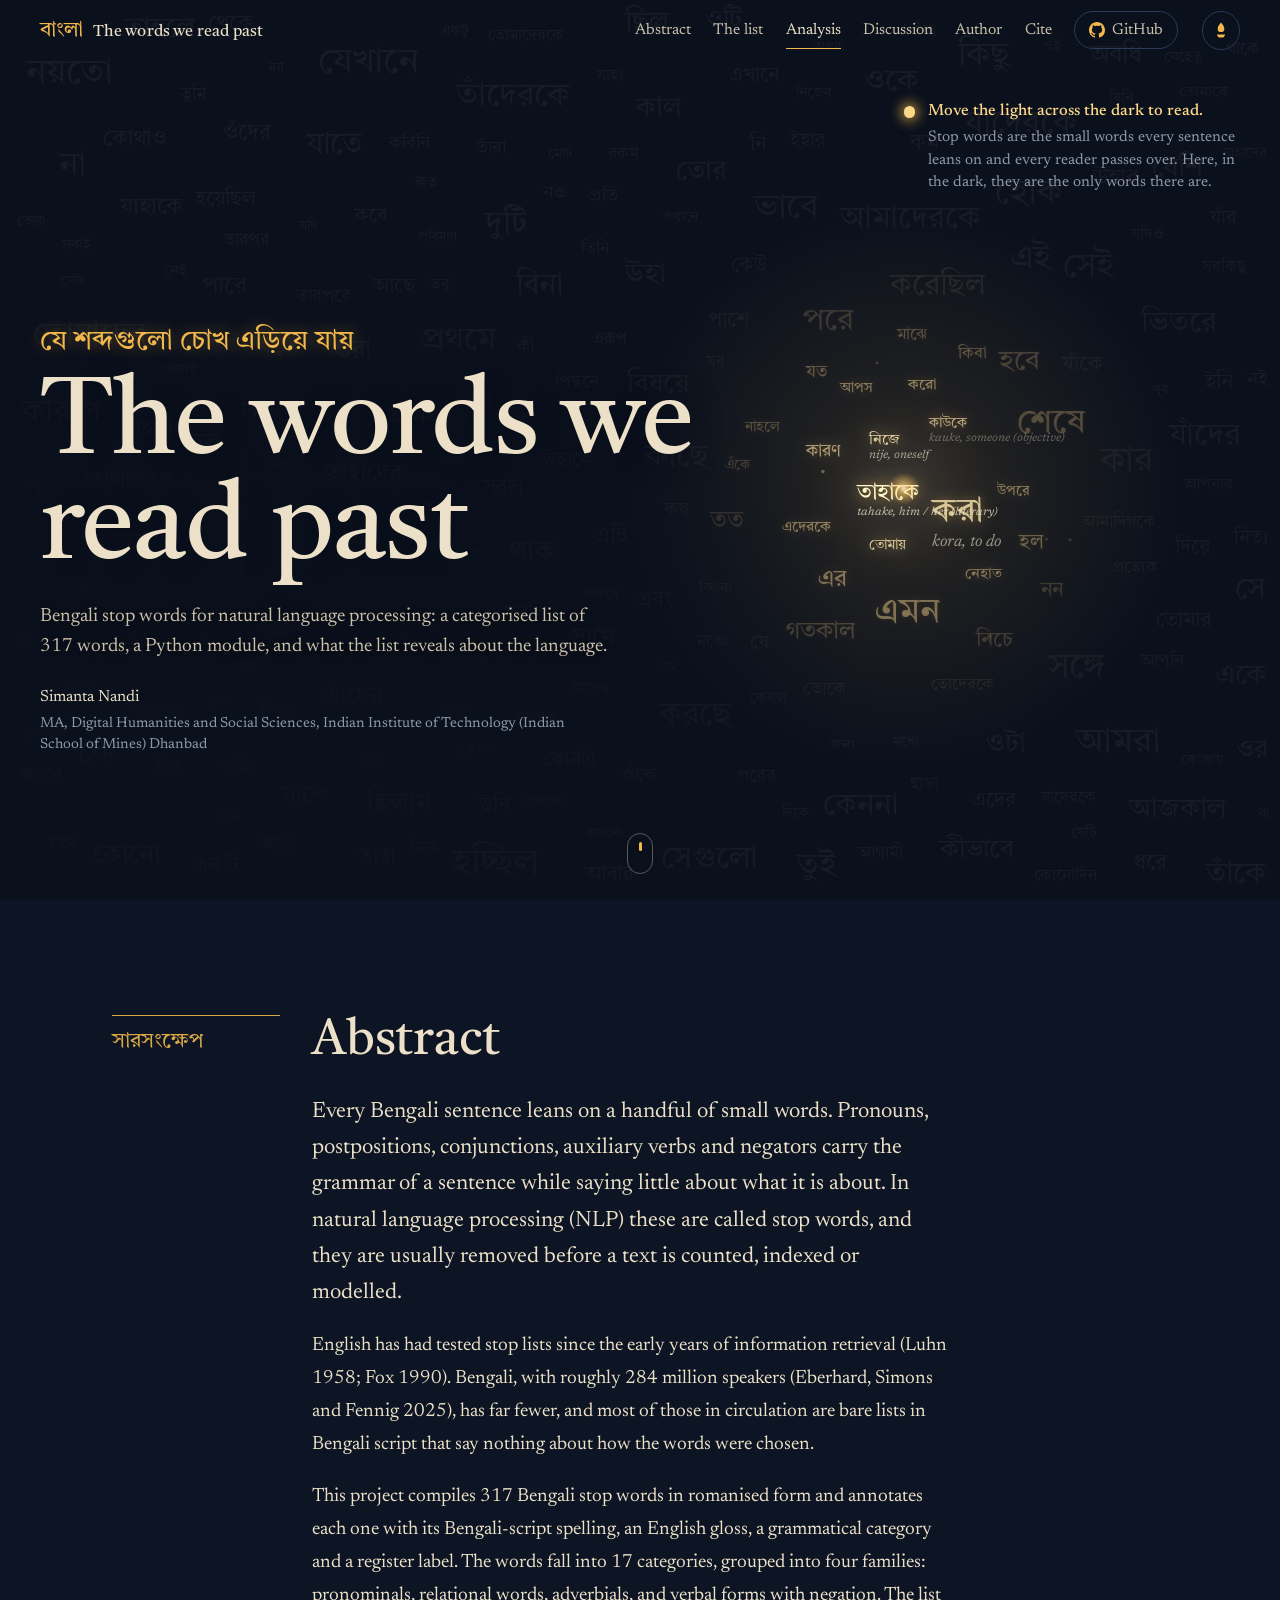
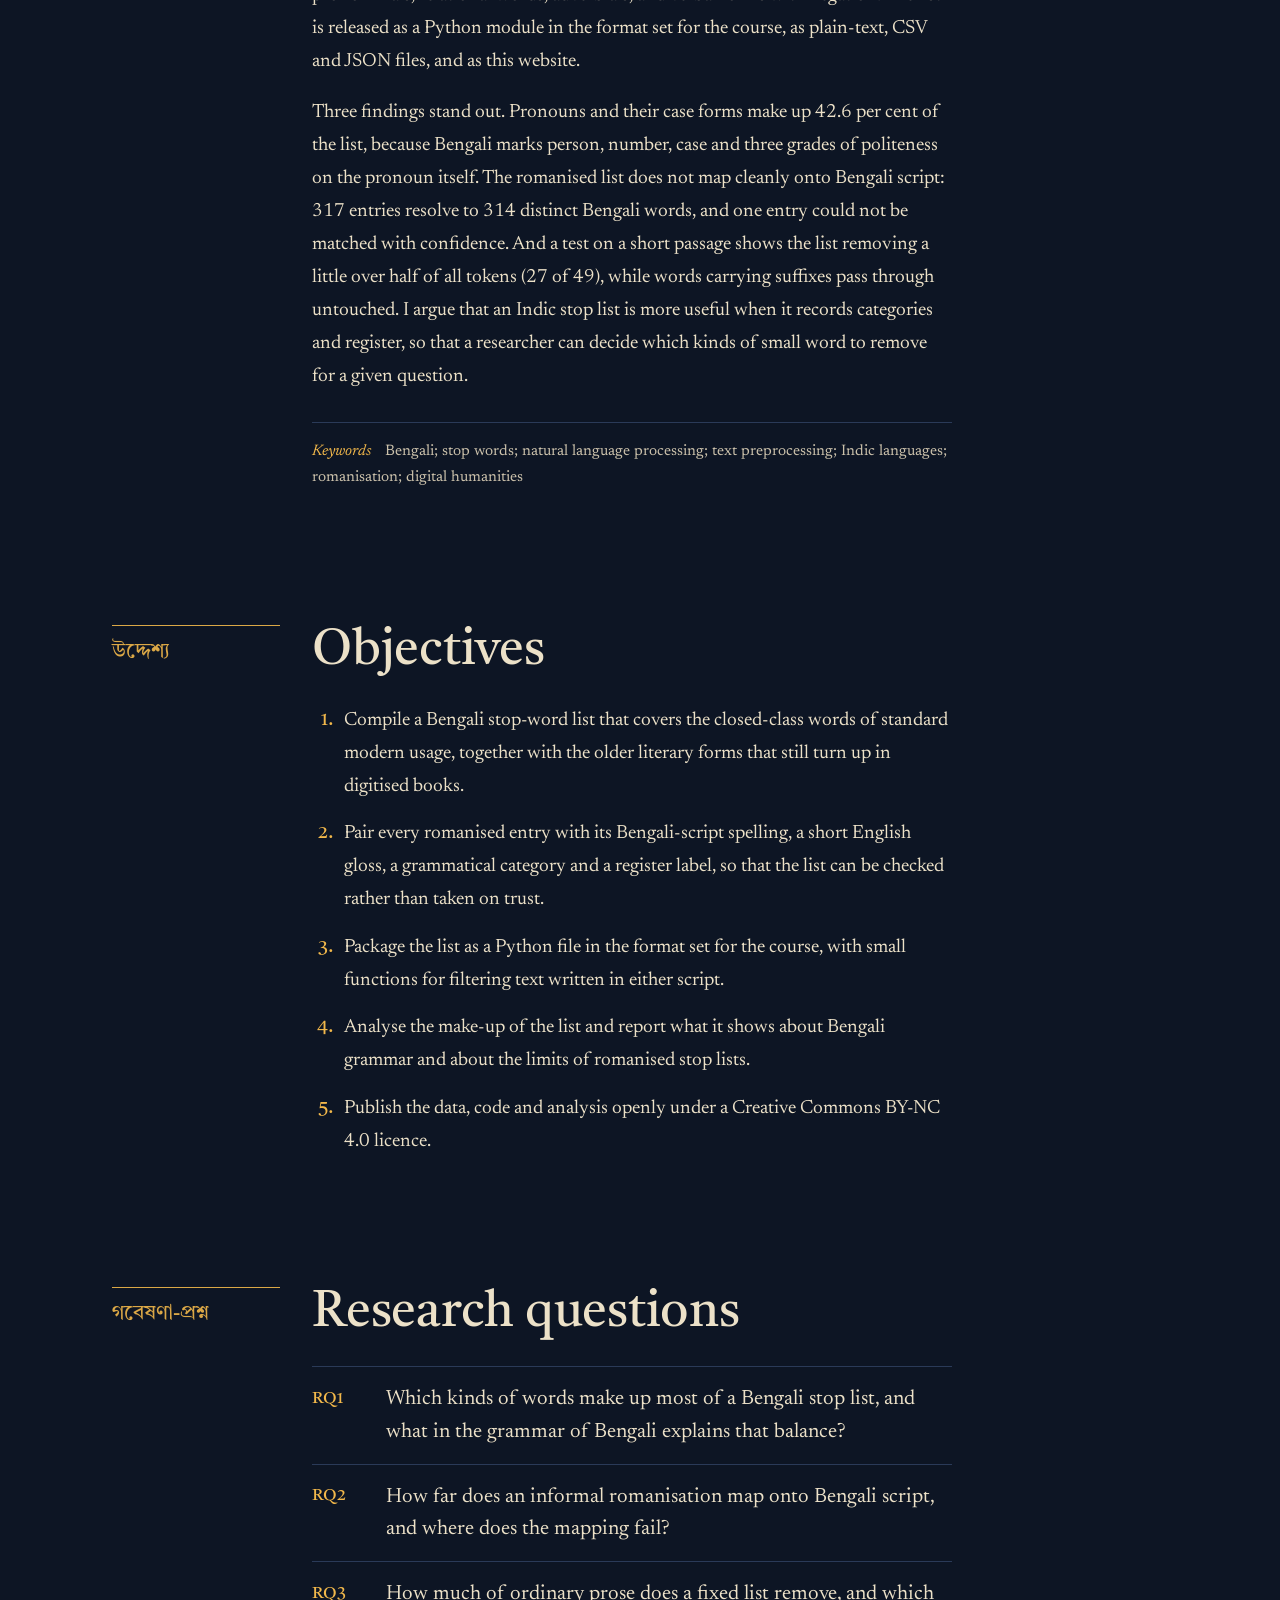
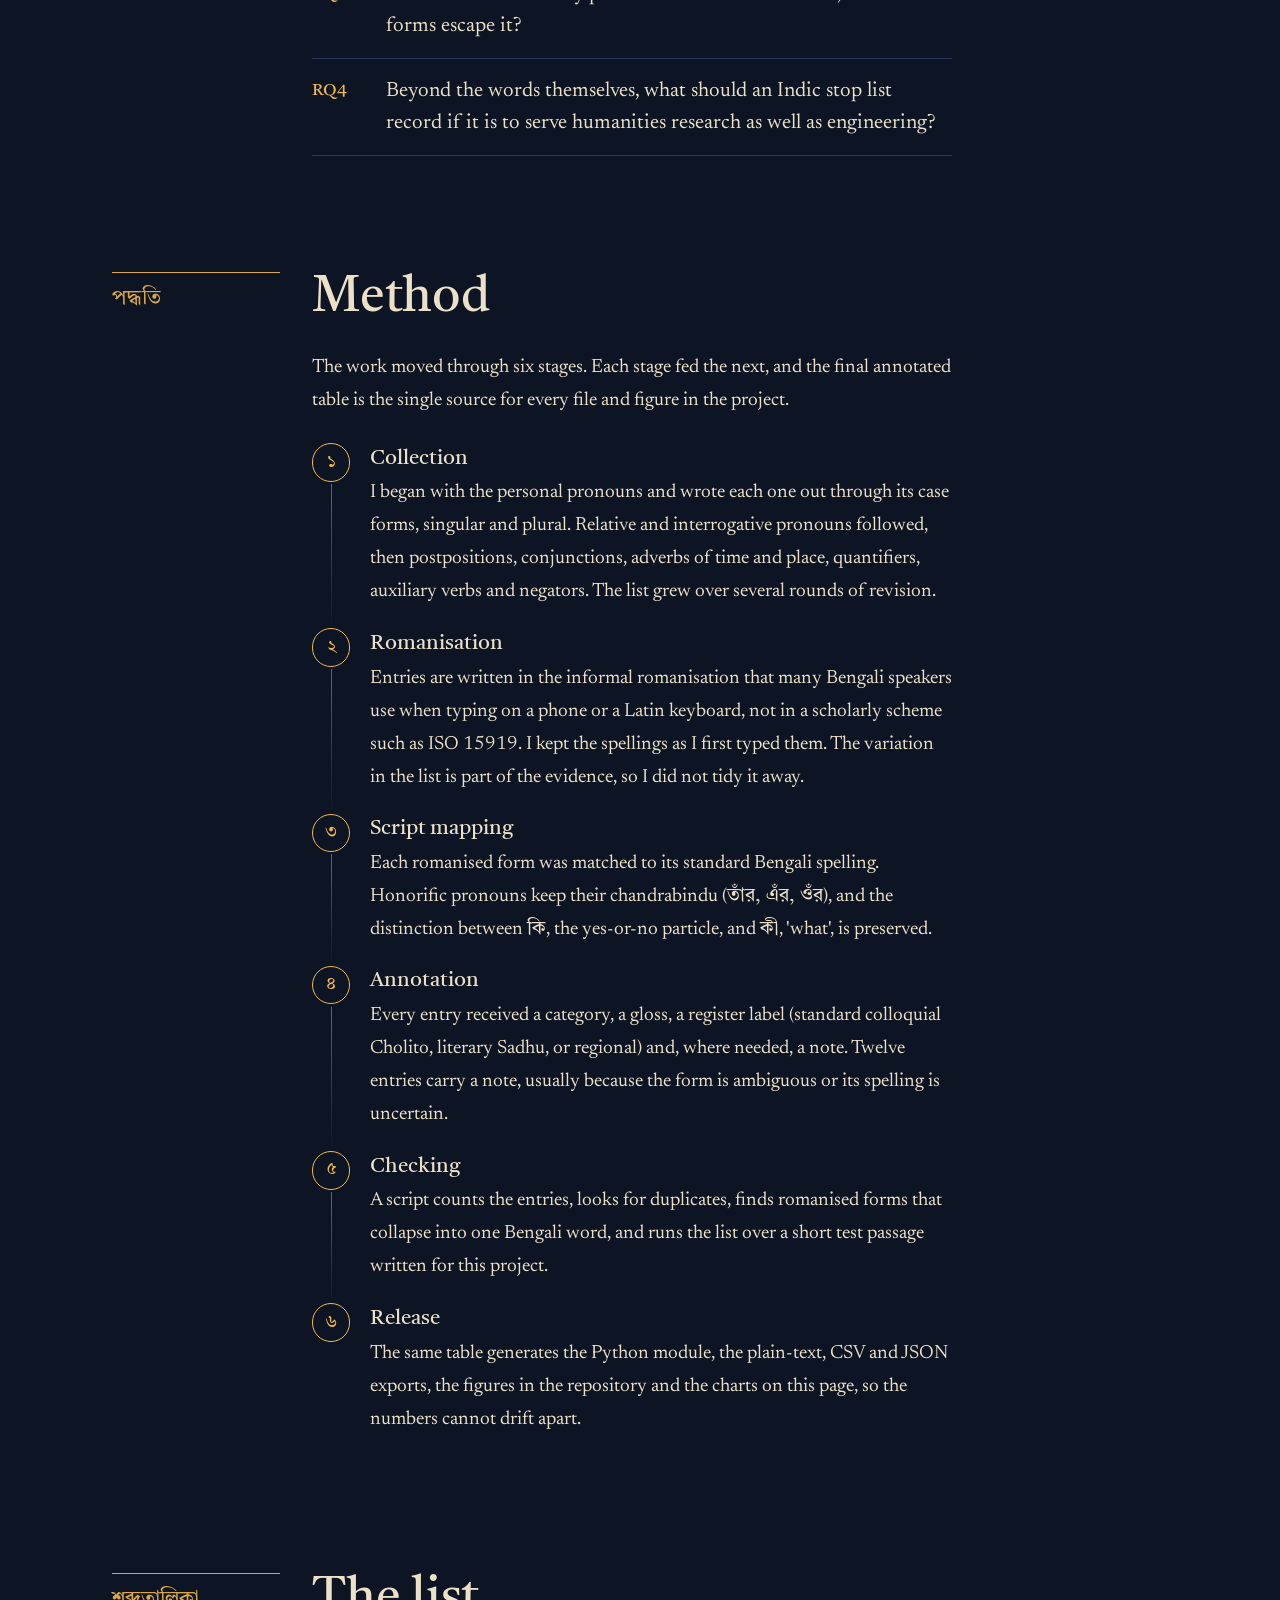
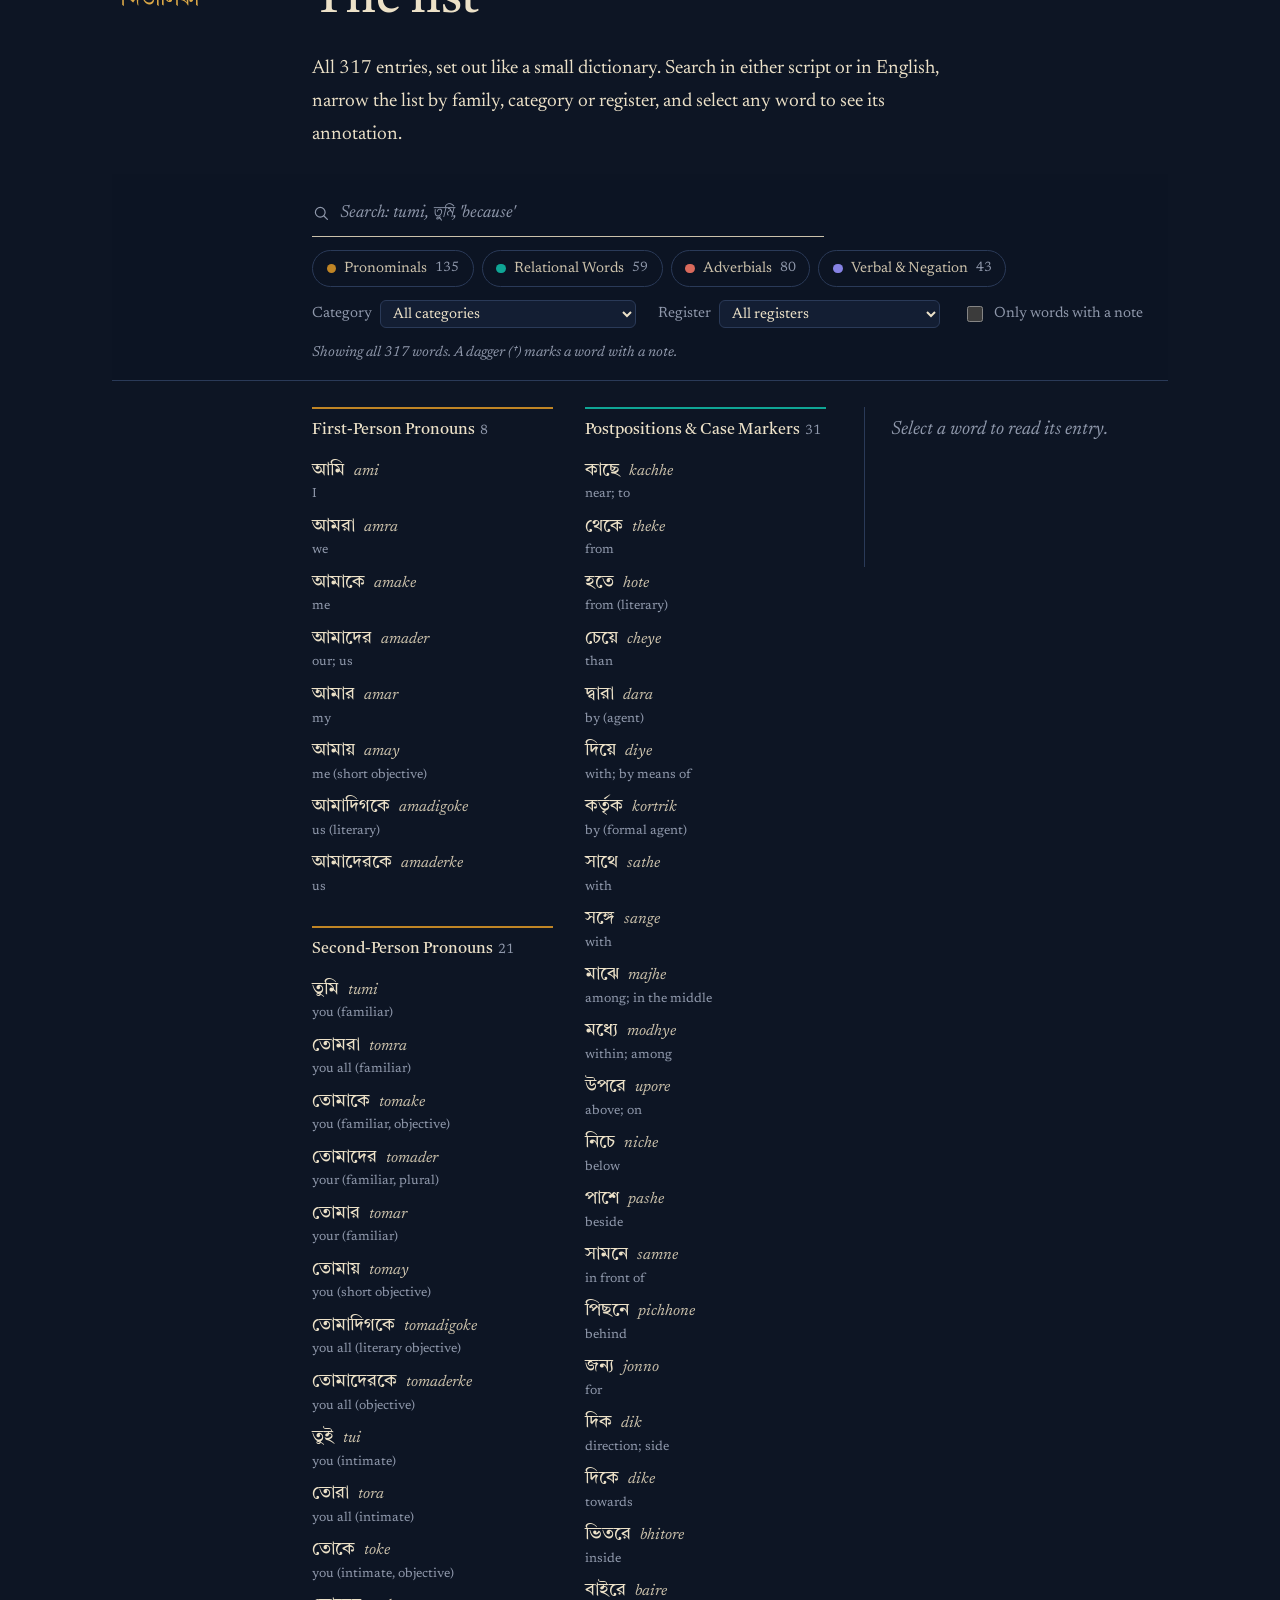
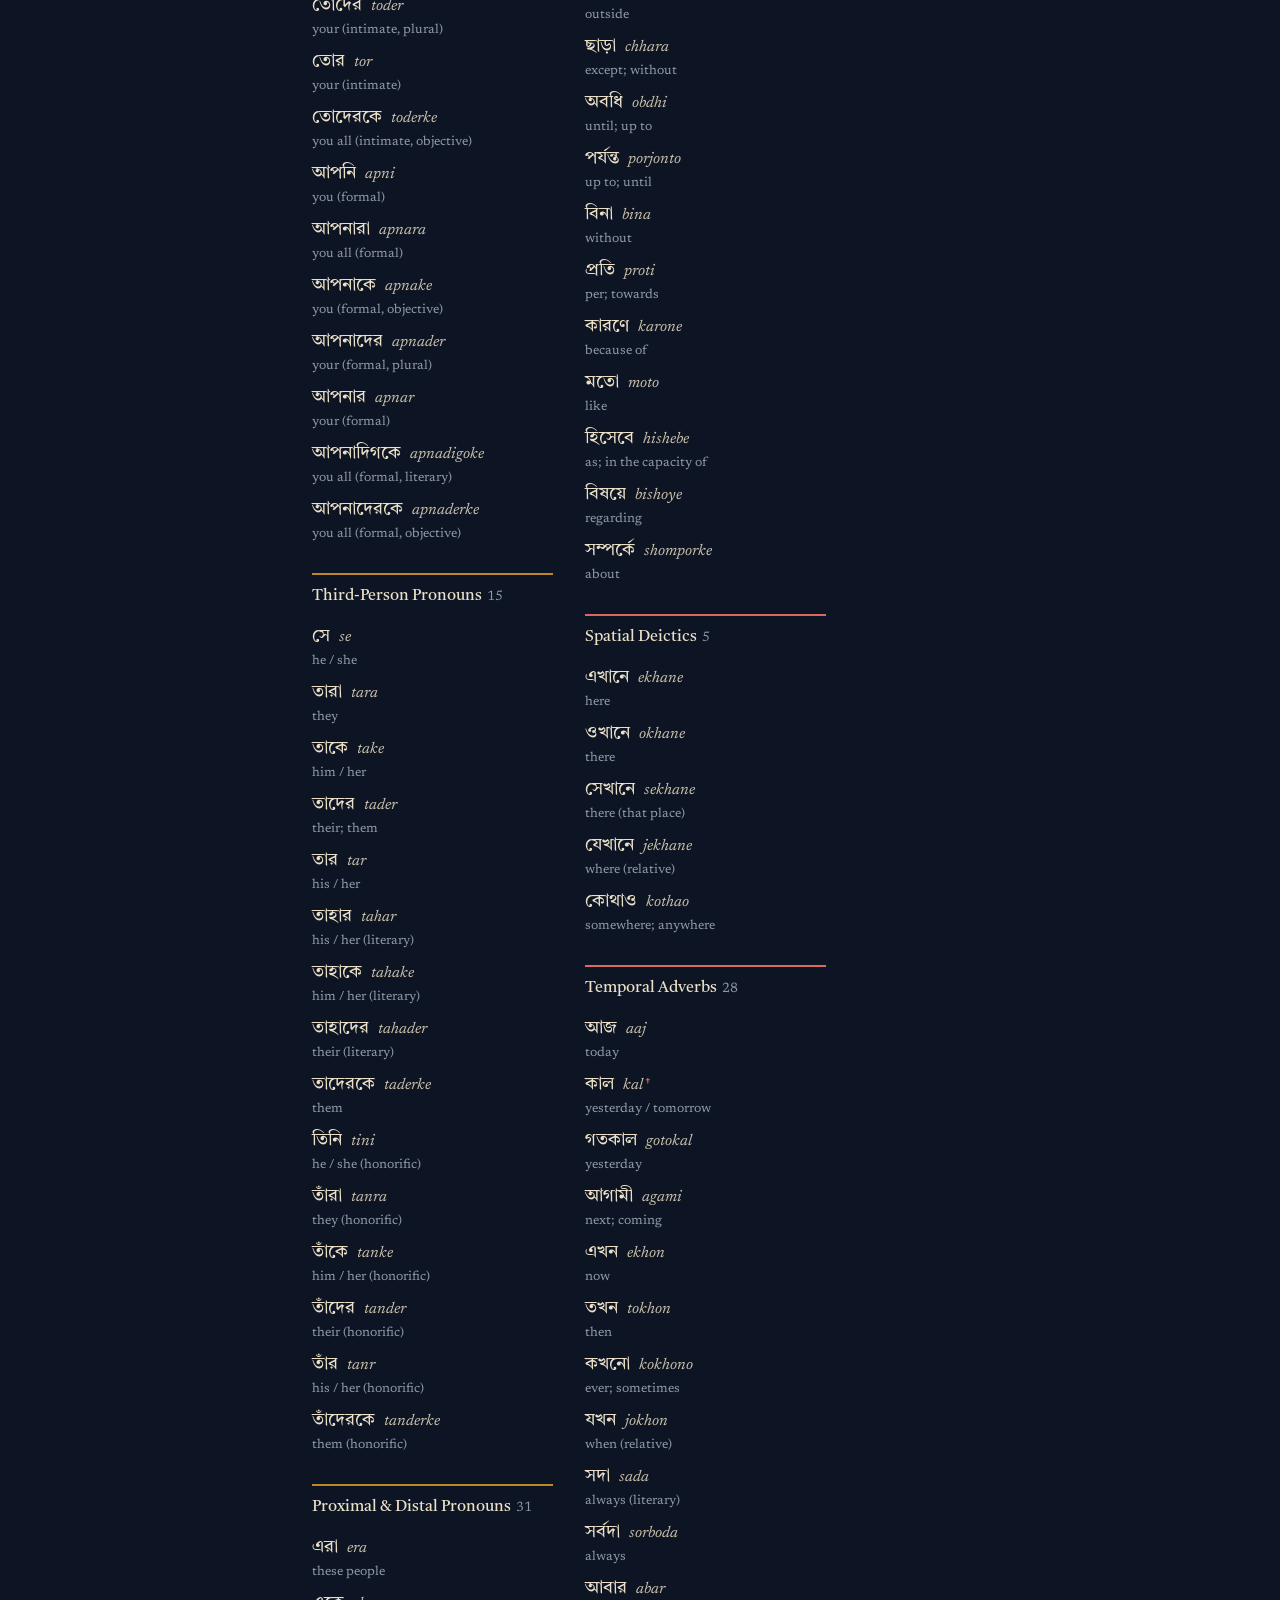
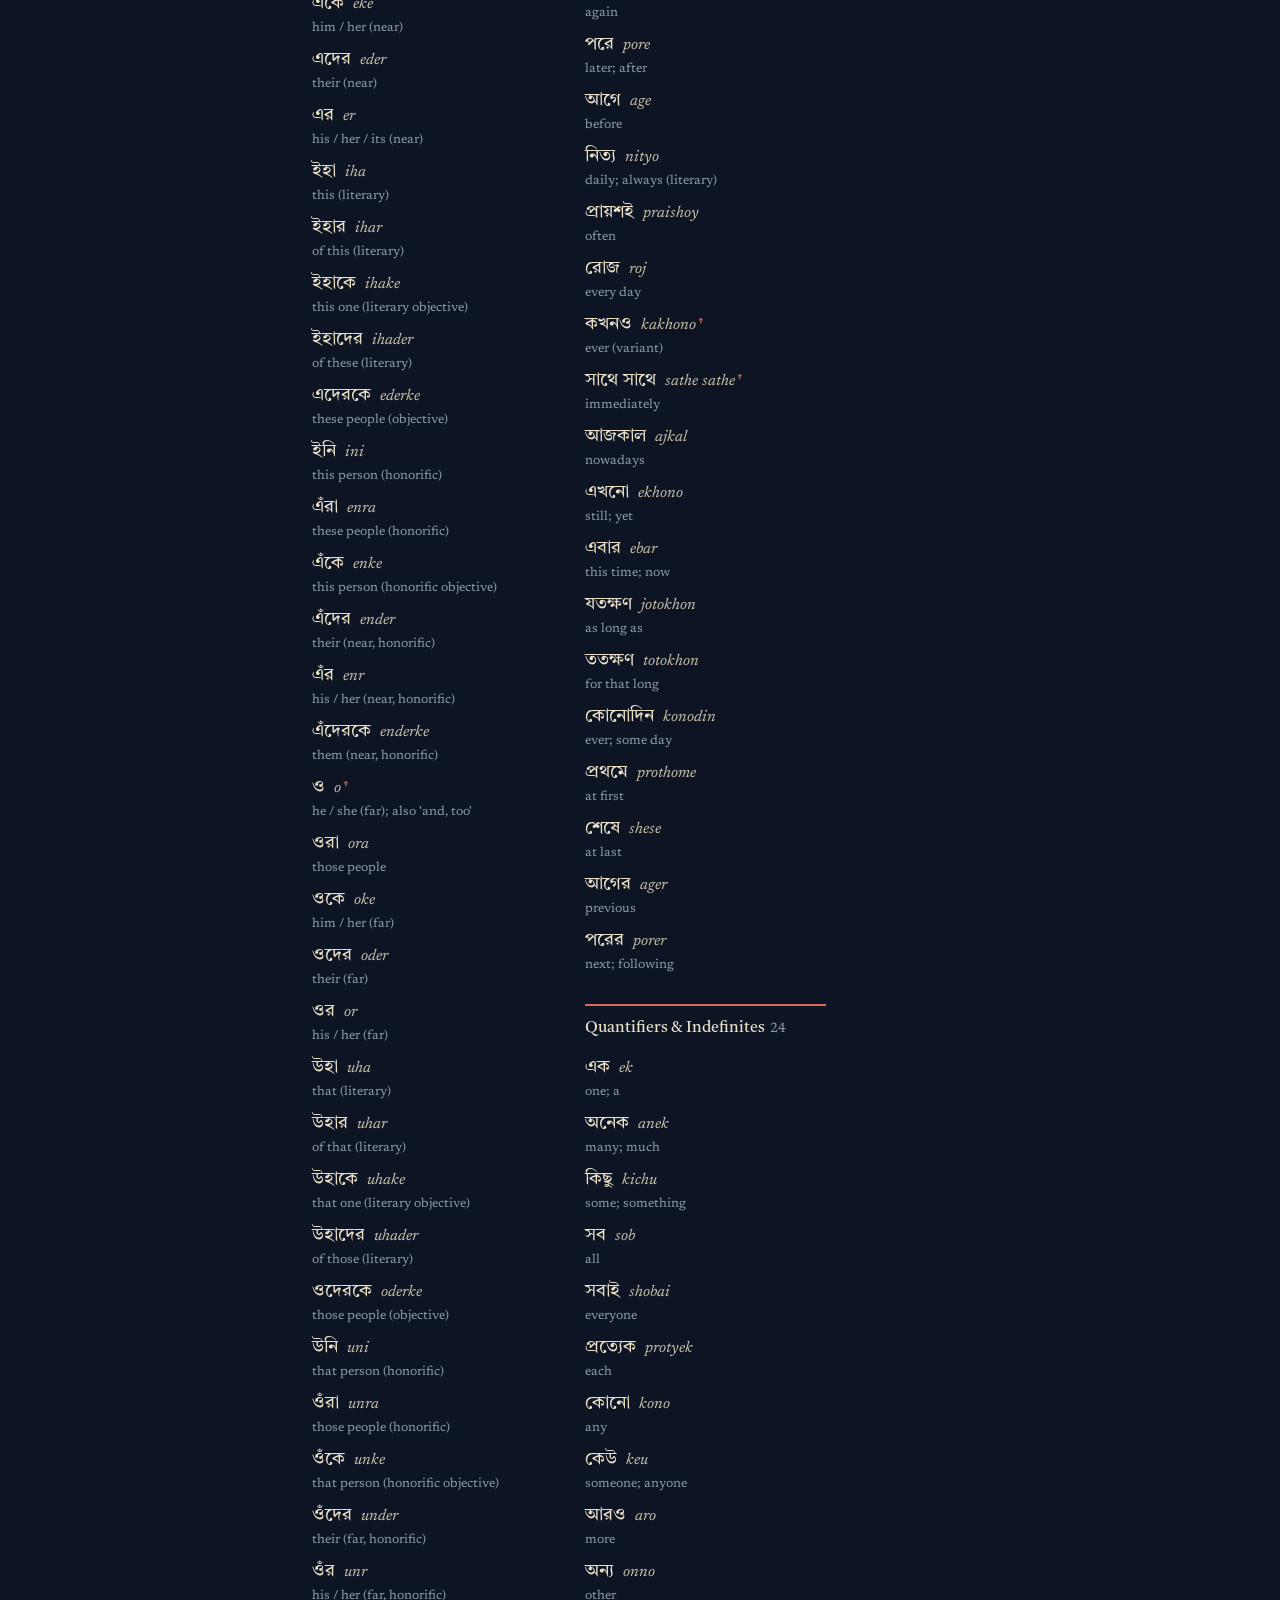
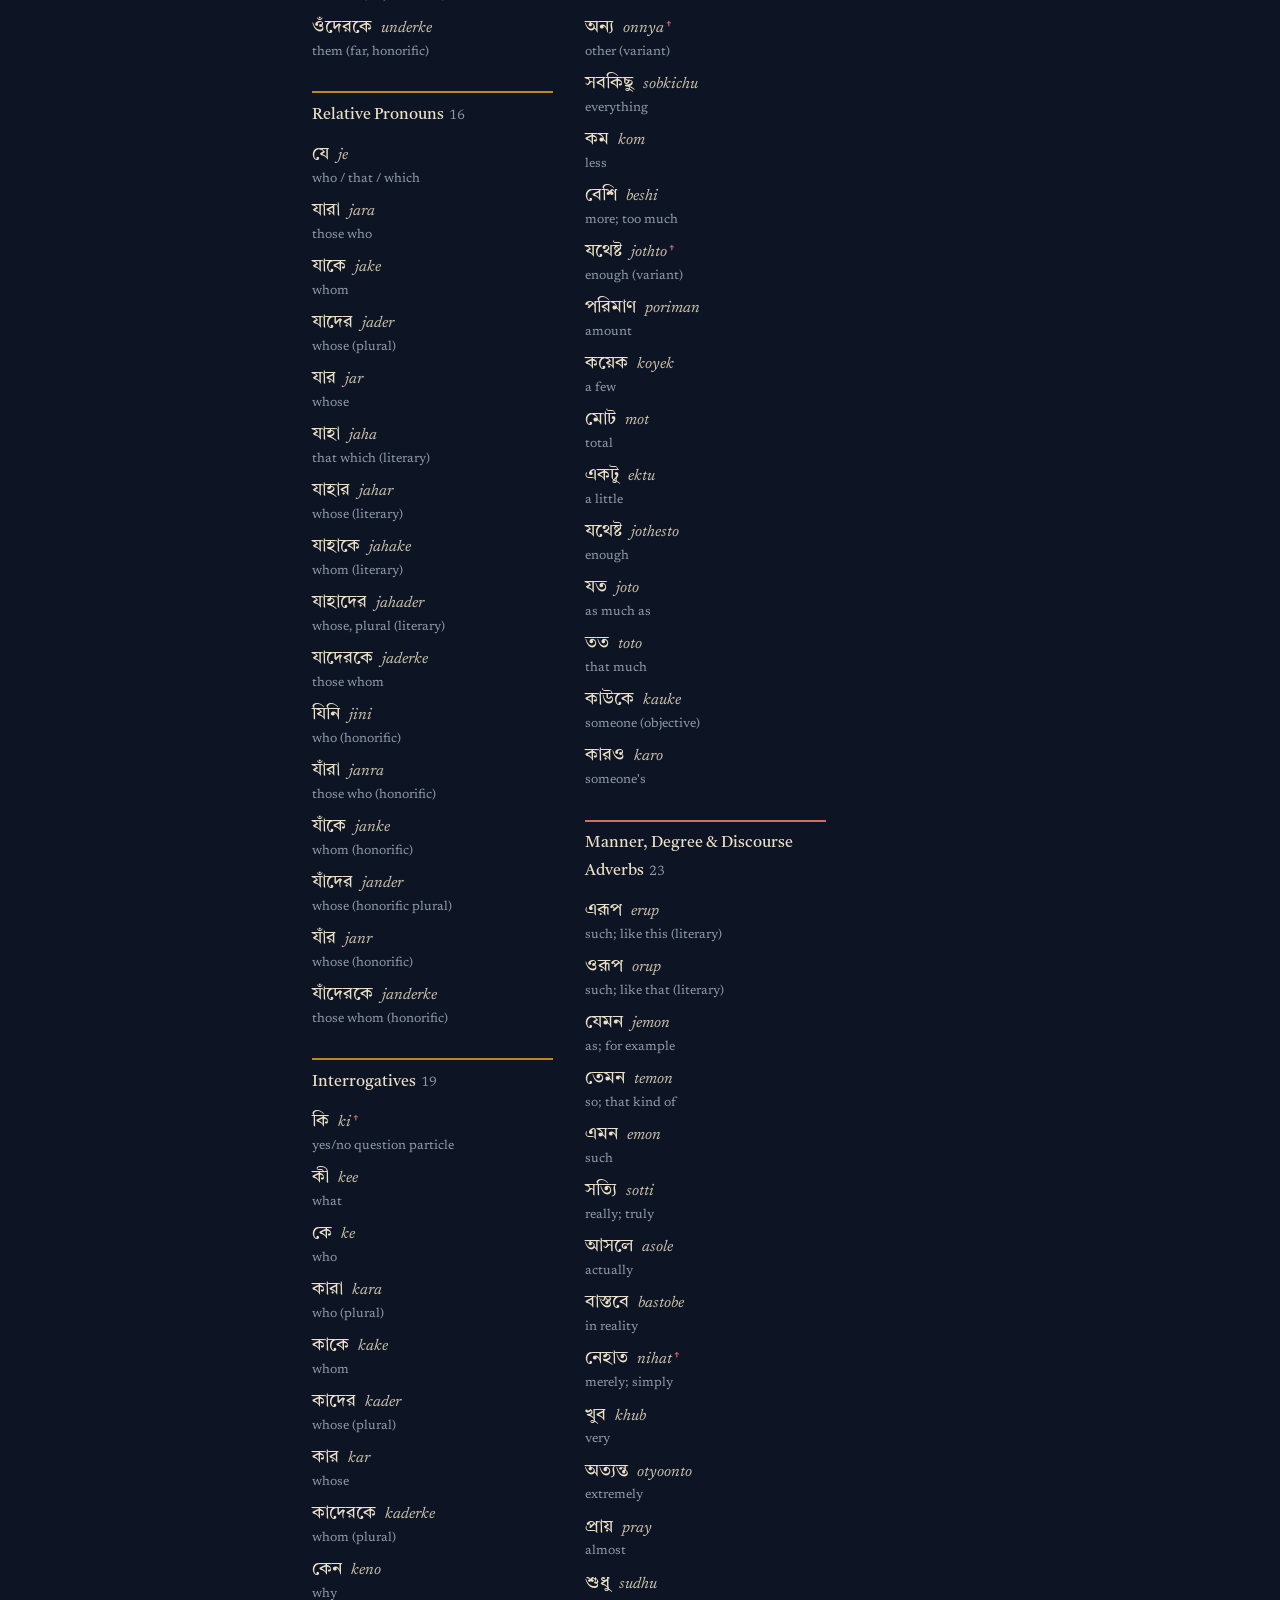
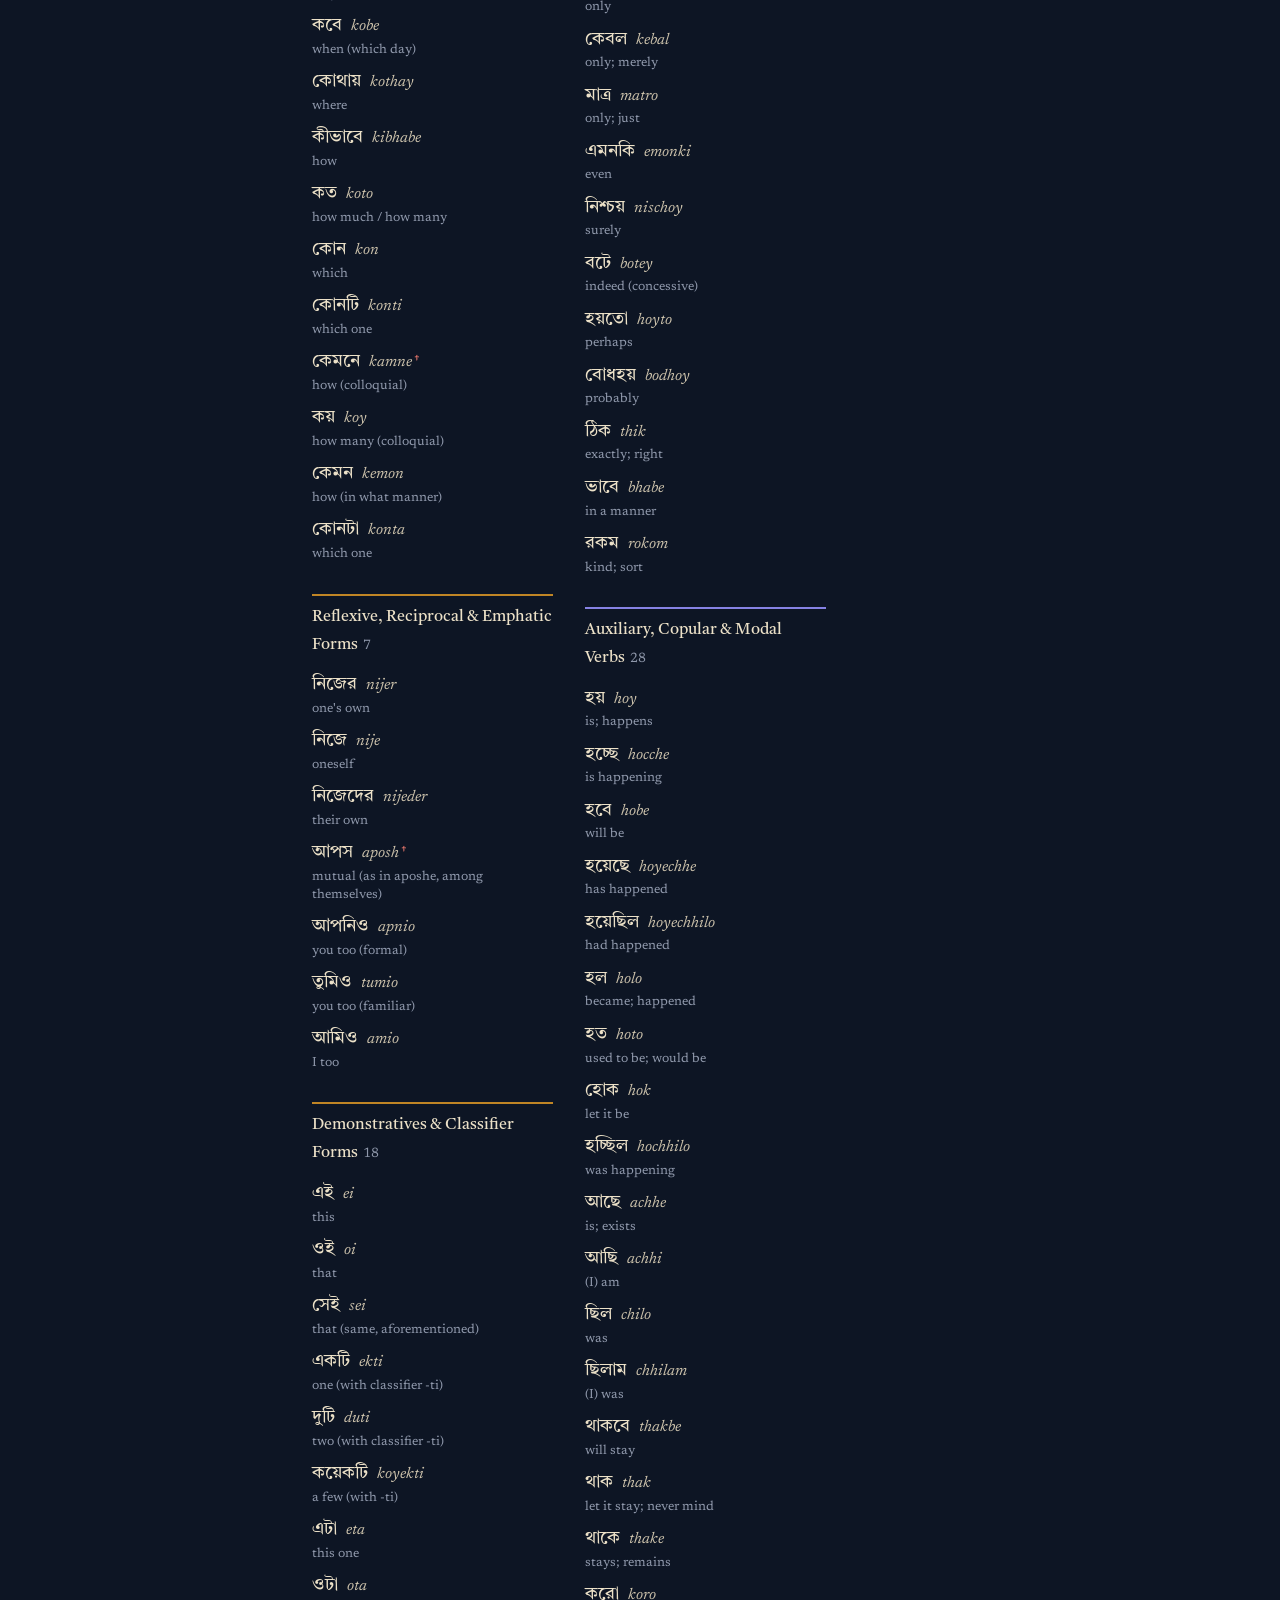
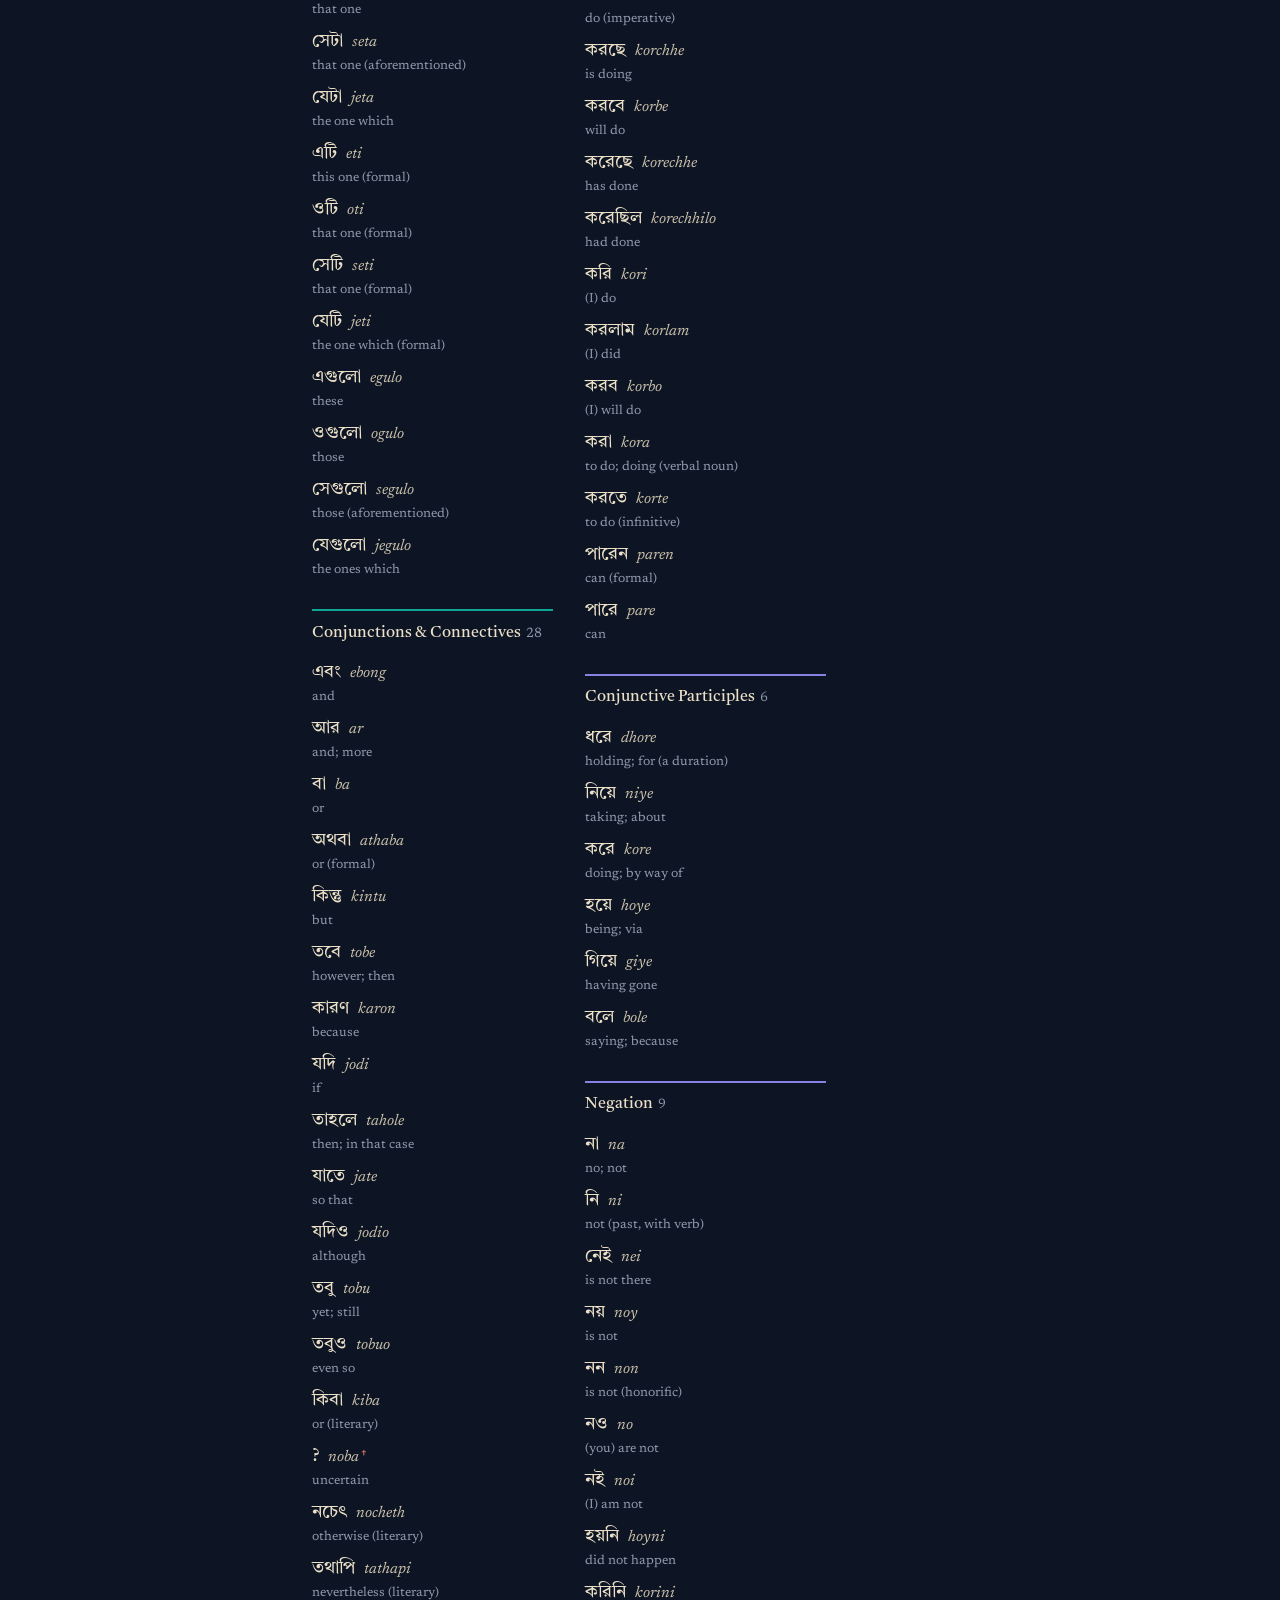
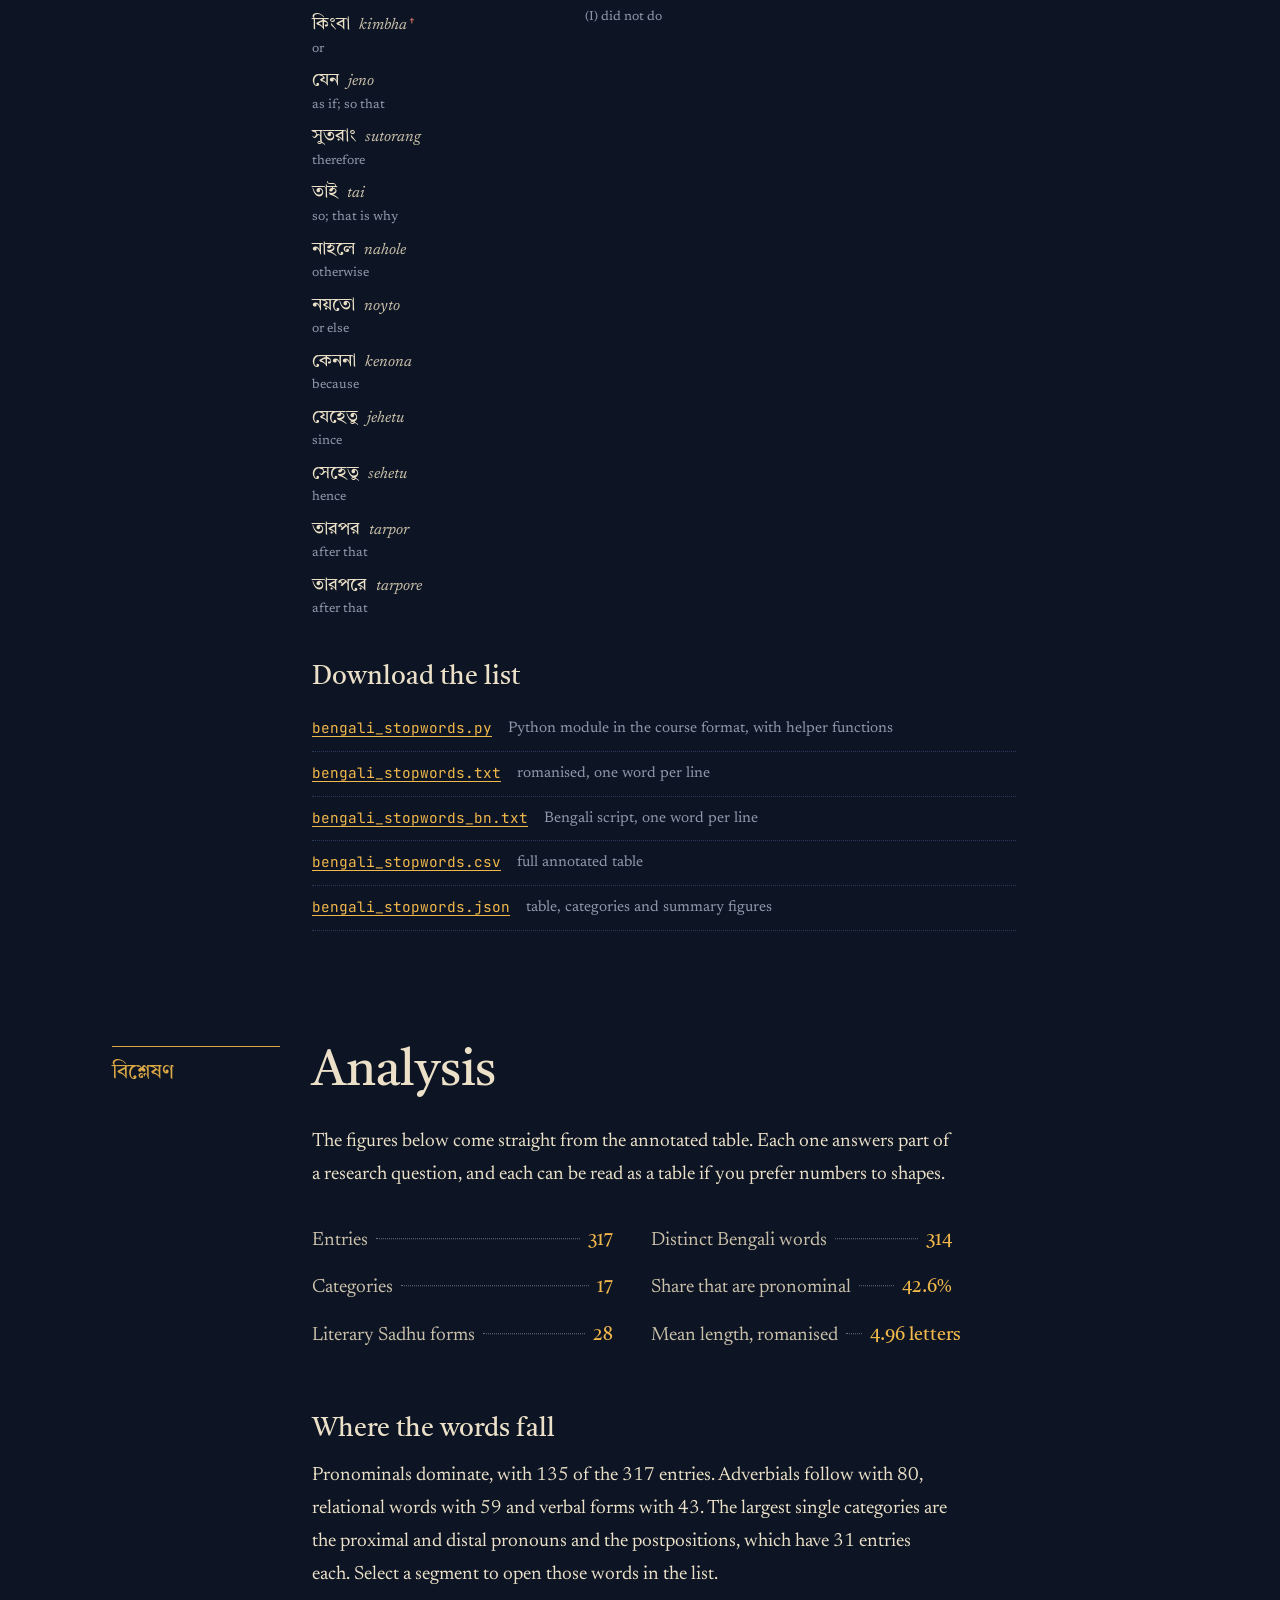
<file: index (7).html>
<!doctype html>
<html lang="en-GB" data-theme="dark">
<head>
<meta charset="utf-8">
<meta name="viewport" content="width=device-width, initial-scale=1">
<title>The Words We Read Past: Bengali Stop Words for NLP</title>
<meta name="description" content="A categorised list of 317 Bengali stop words with Bengali-script forms, a Python module and an analysis. A Digital Humanities project by Simanta Nandi, IIT (ISM) Dhanbad.">
<meta name="author" content="Simanta Nandi">
<meta property="og:title" content="The Words We Read Past: Bengali Stop Words for NLP">
<meta property="og:description" content="317 Bengali stop words, annotated, categorised and analysed. Python module, data files and an interactive analysis.">
<meta property="og:type" content="website">
<meta property="og:url" content="https://simantadh.github.io/bengalistopwords/">
<meta property="og:image" content="https://simantadh.github.io/bengalistopwords/fig1_category_breakdown.png">
<meta name="theme-color" content="#0d1524">
<link rel="icon" href="favicon.svg" type="image/svg+xml">
<link rel="preconnect" href="https://fonts.googleapis.com">
<link rel="preconnect" href="https://fonts.gstatic.com" crossorigin>
<link href="https://fonts.googleapis.com/css2?family=Tiro+Bangla:ital@0;1&family=Newsreader:ital,opsz,wght@0,6..72,300..700;1,6..72,300..700&family=JetBrains+Mono:wght@400;500&display=swap" rel="stylesheet">
<link rel="stylesheet" href="style.css">
<script>
  try { var t = localStorage.getItem('bsw-theme'); if (t) document.documentElement.setAttribute('data-theme', t); } catch (e) {}
</script>
</head>
<body>
<a class="skip" href="#abstract">Skip to the abstract</a>
<div class="progress" aria-hidden="true"><span id="progress-bar"></span></div>
<div class="lamp-glow" aria-hidden="true"></div>

<header class="topbar" id="topbar">
  <a class="brand" href="#top" aria-label="Back to the top">
    <span class="brand-bn" lang="bn">বাংলা</span>
    <span class="brand-en">The words we read past</span>
  </a>
  <nav class="topnav" id="topnav" aria-label="Sections">
    <a href="#abstract">Abstract</a>
    <a href="#list">The list</a>
    <a href="#analysis">Analysis</a>
    <a href="#discussion">Discussion</a>
    <a href="#author">Author</a>
    <a href="#cite">Cite</a>
    <a class="nav-gh" href="https://github.com/SimantaDH/bengalistopwords" target="_blank" rel="noopener" title="Open the GitHub repository in a new tab">
      <svg viewBox="0 0 16 16" width="16" height="16" aria-hidden="true"><path fill="currentColor" d="M8 0C3.58 0 0 3.58 0 8c0 3.54 2.29 6.53 5.47 7.59.4.07.55-.17.55-.38 0-.19-.01-.82-.01-1.49-2.01.37-2.53-.49-2.69-.94-.09-.23-.48-.94-.82-1.13-.28-.15-.68-.52-.01-.53.63-.01 1.08.58 1.23.82.72 1.21 1.87.87 2.33.66.07-.52.28-.87.51-1.07-1.78-.2-3.64-.89-3.64-3.95 0-.87.31-1.59.82-2.15-.08-.2-.36-1.02.08-2.12 0 0 .67-.21 2.2.82.64-.18 1.32-.27 2-.27.68 0 1.36.09 2 .27 1.53-1.04 2.2-.82 2.2-.82.44 1.1.16 1.92.08 2.12.51.56.82 1.27.82 2.15 0 3.07-1.87 3.75-3.65 3.95.29.25.54.73.54 1.48 0 1.07-.01 1.93-.01 2.2 0 .21.15.46.55.38A8.013 8.013 0 0 0 16 8c0-4.42-3.58-8-8-8Z"/></svg>
      <span>GitHub</span>
    </a>
  </nav>
  <div class="topbar-tools">
    <button class="icon-btn" id="theme-toggle" type="button" aria-label="Switch to the light page">
      <svg viewBox="0 0 24 24" width="20" height="20" aria-hidden="true"><path class="lamp-icon" d="M12 3c2.5 3 4 5.3 4 7.4A4 4 0 0 1 12 14.5a4 4 0 0 1-4-4.1C8 8.3 9.5 6 12 3Zm-5 14.5h10l-1.2 2.4a2 2 0 0 1-1.8 1.1h-4a2 2 0 0 1-1.8-1.1Z"/></svg>
    </button>
    <button class="icon-btn menu-btn" id="menu-toggle" type="button" aria-label="Open the section menu" aria-expanded="false" aria-controls="topnav">
      <svg viewBox="0 0 24 24" width="20" height="20" aria-hidden="true"><path d="M4 7h16M4 12h16M4 17h10" stroke="currentColor" stroke-width="1.6" fill="none" stroke-linecap="round"/></svg>
    </button>
  </div>
</header>

<!-- ============================== HERO ============================== -->
<section class="hero" id="top" aria-labelledby="hero-title">
  <canvas id="dark-field" aria-hidden="true"></canvas>
  <div class="hero-text">
    <p class="hero-bn" lang="bn">যে শব্দগুলো চোখ এড়িয়ে যায়</p>
    <h1 id="hero-title">The words we read past</h1>
    <p class="hero-sub">Bengali stop words for natural language processing: a categorised list of 317 words, a Python module, and what the list reveals about the language.</p>
    <p class="hero-by">Simanta Nandi<span>MA, Digital Humanities and Social Sciences, Indian Institute of Technology (Indian School of Mines) Dhanbad</span></p>
  </div>
  <p class="hero-hint" id="hero-hint">
    <span class="hint-lamp" aria-hidden="true"></span>
    <span><strong class="hint-pointer">Move the light across the dark to read.</strong><strong class="hint-touch">Drag your finger across the dark to read.</strong> Stop words are the small words every sentence leans on and every reader passes over. Here, in the dark, they are the only words there are.</span>
  </p>
  <a class="hero-down" href="#abstract" aria-label="Scroll to the abstract"><span></span></a>
</section>

<main id="main">

<!-- ============================== ABSTRACT ============================== -->
<section class="chapter" id="abstract" aria-labelledby="h-abstract">
  <aside class="margin" aria-hidden="true"><span lang="bn">সারসংক্ষেপ</span></aside>
  <div class="prose">
    <h2 id="h-abstract">Abstract</h2>
    <p class="lede">Every Bengali sentence leans on a handful of small words. Pronouns, postpositions, conjunctions, auxiliary verbs and negators carry the grammar of a sentence while saying little about what it is about. In natural language processing (NLP) these are called stop words, and they are usually removed before a text is counted, indexed or modelled.</p>
    <p>English has had tested stop lists since the early years of information retrieval (Luhn 1958; Fox 1990). Bengali, with roughly 284 million speakers (Eberhard, Simons and Fennig 2025), has far fewer, and most of those in circulation are bare lists in Bengali script that say nothing about how the words were chosen.</p>
    <p>This project compiles 317 Bengali stop words in romanised form and annotates each one with its Bengali-script spelling, an English gloss, a grammatical category and a register label. The words fall into 17 categories, grouped into four families: pronominals, relational words, adverbials, and verbal forms with negation. The list is released as a Python module in the format set for the course, as plain-text, CSV and JSON files, and as this website.</p>
    <p>Three findings stand out. Pronouns and their case forms make up 42.6 per cent of the list, because Bengali marks person, number, case and three grades of politeness on the pronoun itself. The romanised list does not map cleanly onto Bengali script: 317 entries resolve to 314 distinct Bengali words, and one entry could not be matched with confidence. And a test on a short passage shows the list removing a little over half of all tokens (27 of 49), while words carrying suffixes pass through untouched. I argue that an Indic stop list is more useful when it records categories and register, so that a researcher can decide which kinds of small word to remove for a given question.</p>
    <p class="keywords"><span>Keywords</span> Bengali; stop words; natural language processing; text preprocessing; Indic languages; romanisation; digital humanities</p>
  </div>
</section>

<!-- ============================== OBJECTIVES ============================== -->
<section class="chapter" id="objectives" aria-labelledby="h-objectives">
  <aside class="margin" aria-hidden="true"><span lang="bn">উদ্দেশ্য</span></aside>
  <div class="prose">
    <h2 id="h-objectives">Objectives</h2>
    <ol class="aims">
      <li>Compile a Bengali stop-word list that covers the closed-class words of standard modern usage, together with the older literary forms that still turn up in digitised books.</li>
      <li>Pair every romanised entry with its Bengali-script spelling, a short English gloss, a grammatical category and a register label, so that the list can be checked rather than taken on trust.</li>
      <li>Package the list as a Python file in the format set for the course, with small functions for filtering text written in either script.</li>
      <li>Analyse the make-up of the list and report what it shows about Bengali grammar and about the limits of romanised stop lists.</li>
      <li>Publish the data, code and analysis openly under a Creative Commons BY-NC 4.0 licence.</li>
    </ol>
  </div>
</section>

<!-- ============================== RESEARCH QUESTIONS ============================== -->
<section class="chapter" id="questions" aria-labelledby="h-questions">
  <aside class="margin" aria-hidden="true"><span lang="bn">গবেষণা-প্রশ্ন</span></aside>
  <div class="prose">
    <h2 id="h-questions">Research questions</h2>
    <dl class="rq">
      <div><dt>RQ1</dt><dd>Which kinds of words make up most of a Bengali stop list, and what in the grammar of Bengali explains that balance?</dd></div>
      <div><dt>RQ2</dt><dd>How far does an informal romanisation map onto Bengali script, and where does the mapping fail?</dd></div>
      <div><dt>RQ3</dt><dd>How much of ordinary prose does a fixed list remove, and which forms escape it?</dd></div>
      <div><dt>RQ4</dt><dd>Beyond the words themselves, what should an Indic stop list record if it is to serve humanities research as well as engineering?</dd></div>
    </dl>
  </div>
</section>

<!-- ============================== METHOD ============================== -->
<section class="chapter" id="method" aria-labelledby="h-method">
  <aside class="margin" aria-hidden="true"><span lang="bn">পদ্ধতি</span></aside>
  <div class="prose">
    <h2 id="h-method">Method</h2>
    <p>The work moved through six stages. Each stage fed the next, and the final annotated table is the single source for every file and figure in the project.</p>
    <ol class="steps">
      <li>
        <h3>Collection</h3>
        <p>I began with the personal pronouns and wrote each one out through its case forms, singular and plural. Relative and interrogative pronouns followed, then postpositions, conjunctions, adverbs of time and place, quantifiers, auxiliary verbs and negators. The list grew over several rounds of revision.</p>
      </li>
      <li>
        <h3>Romanisation</h3>
        <p>Entries are written in the informal romanisation that many Bengali speakers use when typing on a phone or a Latin keyboard, not in a scholarly scheme such as ISO 15919. I kept the spellings as I first typed them. The variation in the list is part of the evidence, so I did not tidy it away.</p>
      </li>
      <li>
        <h3>Script mapping</h3>
        <p>Each romanised form was matched to its standard Bengali spelling. Honorific pronouns keep their chandrabindu (<span lang="bn">তাঁর, এঁর, ওঁর</span>), and the distinction between <span lang="bn">কি</span>, the yes-or-no particle, and <span lang="bn">কী</span>, 'what', is preserved.</p>
      </li>
      <li>
        <h3>Annotation</h3>
        <p>Every entry received a category, a gloss, a register label (standard colloquial Cholito, literary Sadhu, or regional) and, where needed, a note. Twelve entries carry a note, usually because the form is ambiguous or its spelling is uncertain.</p>
      </li>
      <li>
        <h3>Checking</h3>
        <p>A script counts the entries, looks for duplicates, finds romanised forms that collapse into one Bengali word, and runs the list over a short test passage written for this project.</p>
      </li>
      <li>
        <h3>Release</h3>
        <p>The same table generates the Python module, the plain-text, CSV and JSON exports, the figures in the repository and the charts on this page, so the numbers cannot drift apart.</p>
      </li>
    </ol>
  </div>
</section>

<!-- ============================== THE LIST ============================== -->
<section class="chapter wide" id="list" aria-labelledby="h-list">
  <aside class="margin" aria-hidden="true"><span lang="bn">শব্দতালিকা</span></aside>
  <div class="prose">
    <h2 id="h-list">The list</h2>
    <p>All 317 entries, set out like a small dictionary. Search in either script or in English, narrow the list by family, category or register, and select any word to see its annotation.</p>
  </div>

  <div class="lexicon-tools" role="search">
    <label class="search">
      <span class="visually-hidden">Search the stop words</span>
      <svg viewBox="0 0 24 24" width="18" height="18" aria-hidden="true"><circle cx="11" cy="11" r="6.5" fill="none" stroke="currentColor" stroke-width="1.6"/><path d="m16 16 4.5 4.5" stroke="currentColor" stroke-width="1.6" stroke-linecap="round"/></svg>
      <input id="lex-search" type="search" placeholder="Search: tumi, তুমি, 'because'" autocomplete="off" spellcheck="false">
    </label>
    <div class="chips" id="macro-chips" role="group" aria-label="Filter by family"></div>
    <div class="lex-selects">
      <label><span>Category</span>
        <select id="cat-select"><option value="">All categories</option></select>
      </label>
      <label><span>Register</span>
        <select id="reg-select">
          <option value="">All registers</option>
          <option value="C">Standard colloquial (Cholito)</option>
          <option value="S">Literary (Sadhu) or formal</option>
          <option value="R">Regional or informal</option>
        </select>
      </label>
      <label class="check"><input type="checkbox" id="flag-only"> <span>Only words with a note</span></label>
    </div>
    <p class="lex-count" id="lex-count" aria-live="polite"></p>
  </div>

  <div class="lexicon-wrap">
    <div class="lexicon" id="lexicon"></div>
    <aside class="entry-card" id="entry-card" aria-live="polite">
      <p class="entry-empty">Select a word to read its entry.</p>
    </aside>
  </div>

  <div class="downloads prose">
    <h3>Download the list</h3>
    <ul>
      <li><a href="bengali_stopwords.py" download>bengali_stopwords.py</a> <span>Python module in the course format, with helper functions</span></li>
      <li><a href="bengali_stopwords.txt" download>bengali_stopwords.txt</a> <span>romanised, one word per line</span></li>
      <li><a href="bengali_stopwords_bn.txt" download>bengali_stopwords_bn.txt</a> <span>Bengali script, one word per line</span></li>
      <li><a href="bengali_stopwords.csv" download>bengali_stopwords.csv</a> <span>full annotated table</span></li>
      <li><a href="bengali_stopwords.json" download>bengali_stopwords.json</a> <span>table, categories and summary figures</span></li>
    </ul>
  </div>
</section>

<!-- ============================== ANALYSIS ============================== -->
<section class="chapter" id="analysis" aria-labelledby="h-analysis">
  <aside class="margin" aria-hidden="true"><span lang="bn">বিশ্লেষণ</span></aside>
  <div class="prose">
    <h2 id="h-analysis">Analysis</h2>
    <p>The figures below come straight from the annotated table. Each one answers part of a research question, and each can be read as a table if you prefer numbers to shapes.</p>

    <dl class="ledger" aria-label="The list in figures">
      <div><dt>Entries</dt><dd>317</dd></div>
      <div><dt>Distinct Bengali words</dt><dd>314</dd></div>
      <div><dt>Categories</dt><dd>17</dd></div>
      <div><dt>Share that are pronominal</dt><dd>42.6%</dd></div>
      <div><dt>Literary Sadhu forms</dt><dd>28</dd></div>
      <div><dt>Mean length, romanised</dt><dd>4.96 letters</dd></div>
    </dl>

    <h3 class="fig-title" id="h-families">Where the words fall</h3>
    <p>Pronominals dominate, with 135 of the 317 entries. Adverbials follow with 80, relational words with 59 and verbal forms with 43. The largest single categories are the proximal and distal pronouns and the postpositions, which have 31 entries each. Select a segment to open those words in the list.</p>
  </div>

  <figure class="figure" id="fig-families">
    <div class="fig-body fig-split">
      <div class="ring" id="ring-chart" role="img" aria-label="Ring chart of stop words by family and category"></div>
      <div class="bars" id="bar-chart"></div>
    </div>
    <figcaption>Figure 1. Stop words by family (inner ring) and category (outer ring and bars). <button class="link-btn" data-table="families" type="button">Show as a table</button></figcaption>
    <div class="fig-table" id="table-families" hidden></div>
  </figure>

  <div class="prose">
    <h3 class="fig-title" id="h-pronouns">Why the pronouns multiply</h3>
    <p>An English stop list needs four words for the first person singular: I, me, my, mine. Bengali needs more, mostly because it builds politeness into the pronoun. The second person alone comes in three grades. <em>Tui</em> is for close friends, younger siblings and children; <em>tumi</em> for equals and most family; <em>apni</em> for strangers, elders and anyone owed respect. The third person splits into ordinary and honorific forms (<em>se</em> and <em>tini</em>), and the same split runs through the near, far and relative series (Thompson 2012).</p>
    <p>Each grade then takes its own nominative, objective and genitive, in the singular and the plural. Thirteen pronoun series across six case slots make 78 cells, and the list fills every one of them. Two gaps sit just outside the grid. The bare near pronoun <em>e</em> (<span lang="bn">এ</span>) is missing, so its nominative slot is held only by the literary <em>iha</em>. And the everyday classifier form <em>ekta</em> (<span lang="bn">একটা</span>) is absent although the more formal <em>ekti</em> is present.</p>
  </div>

  <figure class="figure" id="fig-paradigm">
    <div class="fig-tools">
      <div class="seg" role="group" aria-label="Script shown in the grid">
        <button type="button" class="on" data-script="roman" aria-pressed="true">Romanised</button>
        <button type="button" data-script="bn" aria-pressed="false" lang="bn">বাংলা</button>
      </div>
    </div>
    <div class="fig-body"><div class="paradigm" id="paradigm"></div></div>
    <figcaption>Figure 2. The pronoun paradigm. Rows are pronoun series, columns are case and number. A marked cell holds two forms, usually a colloquial one and its literary twin. Point at a cell to light its row and column.</figcaption>
  </figure>

  <div class="prose">
    <h3 class="fig-title" id="h-correlatives">Five initial sounds, one system</h3>
    <p>Sort the list by first letter and three letters lead: <em>k</em> (54 words), <em>t</em> (46) and <em>j</em> (32). This is no accident of spelling. Bengali builds its question words, relative words and answering words as matched sets that differ only in the opening sound. <em>Kothay</em> asks 'where?', <em>jekhane</em> means 'where' in a relative clause, <em>sekhane</em> answers 'there', and <em>ekhane</em> and <em>okhane</em> point to 'here' and 'over there'. Grammars call this the correlative system.</p>
    <p>Laid out as a table, the system also shows what the list has missed. <em>Kokhon</em> ('when?') is absent, though <em>kokhono</em> ('ever') is present. So are <em>eto</em> and <em>oto</em> ('this much', 'that much') and <em>omon</em> ('like that'). These are frequent words and good candidates for the next version.</p>
  </div>

  <figure class="figure" id="fig-correlatives">
    <div class="fig-body"><div class="correl" id="correl"></div></div>
    <figcaption>Figure 3. The correlative table. Filled cells are in the list; outlined cells show forms the list does not yet include.</figcaption>
  </figure>

  <div class="prose">
    <h3 class="fig-title" id="h-register">Old and new registers</h3>
    <p>Twenty-eight entries (8.8 per cent) belong to Sadhu Bhasha, the formal literary standard of nineteenth-century prose, which the colloquial Cholito standard has since largely replaced in writing. Almost all of them are pronouns: <em>tahar</em> beside <em>tar</em>, <em>iha</em> beside <em>e</em>, <em>jaha</em> beside <em>je</em>, and the long objective <em>amadigoke</em> beside <em>amaderke</em>. They matter for anyone working with digitised literature from before the middle of the twentieth century, where these forms are ordinary function words. Only two entries are marked as regional: <em>kamne</em> ('how') and <em>koy</em> ('how many'), both common in eastern speech.</p>
  </div>

  <figure class="figure" id="fig-register">
    <div class="fig-body"><div id="register-chart"></div></div>
    <figcaption>Figure 4. Register by family. Literary forms cluster among the pronominals. <button class="link-btn" data-table="register" type="button">Show as a table</button></figcaption>
    <div class="fig-table" id="table-register" hidden></div>
  </figure>

  <div class="prose">
    <h3 class="fig-title" id="h-length">Short words, mostly</h3>
    <p>The romanised forms average 4.96 letters, with a median of five. The shortest is <em>o</em>, a single letter that is both a pronoun ('he' or 'she', at a distance) and the particle 'also'. The longest run to ten letters: the literary plurals <em>tomadigoke</em> and <em>apnadigoke</em>, and the past perfect forms <em>hoyechhilo</em> and <em>korechhilo</em>.</p>
  </div>

  <figure class="figure narrow" id="fig-length">
    <div class="fig-body"><div id="length-chart"></div></div>
    <figcaption>Figure 5. Length of the romanised forms, in letters.</figcaption>
  </figure>

  <div class="prose">
    <h3 class="fig-title" id="h-script">From roman letters to Bengali script</h3>
    <p>Romanised Bengali has no fixed spelling, and the list shows it. Two pairs of entries spell one Bengali word: <em>onno</em> and <em>onnya</em> (<span lang="bn">অন্য</span>), and <em>jothto</em> and <em>jothesto</em> (<span lang="bn">যথেষ্ট</span>). One entry, <em>noba</em>, matches no standard form I could confirm. The list is also inconsistent with itself. It writes <em>chilo</em> with one <em>h</em> but <em>chhilam</em> and <em>hochhilo</em> with two, so a romanised text that spells the word <em>chhilo</em> slips straight past the filter.</p>
    <p>Bengali script avoids that problem, because its spelling is settled, but it sets a different trap. Letters such as <span lang="bn">য়</span> and <span lang="bn">ড়</span> can be stored either as one Unicode character or as a base letter followed by a dot below, the nukta. The two look the same on screen and do not match inside a computer. The Python module converts every text to Unicode Normalisation Form C before comparing words, which removes the mismatch (Unicode Consortium 2024).</p>
  </div>

  <div class="prose">
    <h3 class="fig-title" id="h-try">Try the list on real text</h3>
    <p>The passage below was written for this project. It has 49 tokens, and the list removes 27 of them, or 55.1 per cent. Replace it with any Bengali text, in either script, and the lamp will pick out the stop words.</p>
  </div>

  <figure class="figure" id="fig-try">
    <div class="tryit">
      <div class="try-input">
        <div class="seg" role="group" aria-label="Sample passage">
          <button type="button" class="on" data-sample="bn" aria-pressed="true" lang="bn">বাংলা হরফ</button>
          <button type="button" data-sample="roman" aria-pressed="false">Romanised</button>
        </div>
        <label class="visually-hidden" for="try-text">Bengali text to filter</label>
        <textarea id="try-text" rows="7" spellcheck="false"></textarea>
      </div>
      <div class="try-output">
        <div class="try-stats" id="try-stats" aria-live="polite"></div>
        <p class="try-render" id="try-render"></p>
        <p class="try-found-label" id="try-found-label">Your stop words found in this text</p>
        <p class="try-found" id="try-found"></p>
      </div>
    </div>
    <figcaption>Figure 6. Live filter. It uses only the 317 stop words in this project's list. Lit words are matches; dim words are kept. Point at a lit word to see its entry.</figcaption>
  </figure>

  <div class="prose">
    <p>Look at what survives. <span lang="bn">শহরটা</span> ('the town') and <span lang="bn">শহরটাকে</span> carry a classifier and a case ending, so they are no longer bare nouns, which is what a content word should look like after filtering. But <span lang="bn">একটা</span> is a classifier form that ought to go and is not on the list, and <span lang="bn">গেল</span> ('went') and <span lang="bn">মনে</span> (as in <span lang="bn">মনে হওয়া</span>, 'to seem') behave much like function words without being listed as such. A stemmer, or a list that includes common suffixed forms, would catch more.</p>
  </div>
</section>

<!-- ============================== DISCUSSION ============================== -->
<section class="chapter" id="discussion" aria-labelledby="h-discussion">
  <aside class="margin" aria-hidden="true"><span lang="bn">আলোচনা</span></aside>
  <div class="prose">
    <h2 id="h-discussion">Discussion</h2>
    <p>A stop list looks like a neutral tool, but it is a small theory of what counts as empty in a language. For English the theory costs little. Function words carry little that a topic model or a search index needs, and even so, web search engines have moved over time from long stop lists to short ones and, in many cases, to none (Manning, Raghavan and Schütze 2008). For Bengali, the assumption runs into trouble in at least three places.</p>
    <p>The first is politeness. Removing <em>tui</em>, <em>tumi</em> and <em>apni</em> throws away information about how the people in a text stand towards one another. A study of dialogue in fiction, of forms of address in letters, or of how two characters slip from <em>apni</em> to <em>tumi</em> as they grow close would lose its main evidence. This is why the list is published with categories. A researcher can drop the postpositions and conjunctions and keep the pronouns.</p>
    <p>The second is negation. Bengali usually places the negator after the verb (<em>jabo na</em>, 'I will not go'), and deleting <em>na</em>, <em>nei</em> or <em>noy</em> turns a sentence into its opposite. For sentiment analysis, or any task that depends on what a sentence actually asserts, the negation category should stay in the text.</p>
    <p>The third is script. A great deal of Bengali written online is romanised, typed on Latin keyboards with no agreed spelling. A list in Bengali script alone misses that material entirely; a romanised list without variants misses much of it. Publishing both forms side by side is a modest step towards handling the two together.</p>
    <p>Taken together, these points answer RQ4. For digital humanities work the useful question is seldom whether to remove stop words. It is which ones, for this question, in this corpus. Categories and register labels make that choice visible and easy to change, which a flat list of words cannot do.</p>
  </div>
</section>

<!-- ============================== LIMITATIONS ============================== -->
<section class="chapter" id="limitations" aria-labelledby="h-limitations">
  <aside class="margin" aria-hidden="true"><span lang="bn">সীমাবদ্ধতা</span></aside>
  <div class="prose">
    <h2 id="h-limitations">Limitations</h2>
    <p>The list rests on my own knowledge of the language and on standard grammatical description. It has not been checked against word frequencies from a large corpus, so some common function words are probably missing (the analysis found <em>ekta</em>, <em>kokhon</em> and the bare pronoun <em>e</em>), and a few entries may be rarer than their place here suggests.</p>
    <p>The romanisation is informal and far from exhaustive. Real romanised text varies much more than this list does, with <em>ch</em> and <em>chh</em>, <em>o</em> and <em>a</em>, <em>s</em> and <em>sh</em> alternating freely. A filter that relies on exact matches will miss many spellings that any reader would recognise at once.</p>
    <p>Matching works on whole words only. Bengali attaches emphatic particles (<em>-i</em>, <em>-o</em>), classifiers (<em>-ta</em>, <em>-ti</em>, <em>-gulo</em>) and case endings directly to the word, so <span lang="bn">আমিই</span> ('I myself') will not match <span lang="bn">আমি</span> unless a stemmer runs first.</p>
    <p>The standard colloquial Bengali of West Bengal dominates. Bangladeshi standard usage and regional varieties, including the Manbhumi speech of the country around Dhanbad, are barely represented.</p>
    <p>A few forms are uncertain. Twelve entries carry a note, and three of them (<em>noba</em>, <em>aposh</em> and <em>jothto</em>) should be checked against a dictionary before the list is reused.</p>
    <p>The list knows nothing of context. It cannot tell <em>kal</em> 'yesterday' from <em>kal</em> 'tomorrow', or <em>o</em> 'he' from <em>o</em> 'also', and it removes both senses alike. Finally, the test passage is short and was written for the purpose. Its figure of 55 per cent illustrates the method; it is not a benchmark.</p>
  </div>
</section>

<!-- ============================== FURTHER WORK ============================== -->
<section class="chapter" id="further" aria-labelledby="h-further">
  <aside class="margin" aria-hidden="true"><span lang="bn">পরবর্তী কাজ</span></aside>
  <div class="prose">
    <h2 id="h-further">Further work</h2>
    <ul class="plain">
      <li>Check the list against word frequencies from a large Bengali corpus such as AI4Bharat's IndicCorp (Kakwani et al. 2020), adding frequent forms that are missing and marking rare ones.</li>
      <li>Compare it with existing Bengali stop lists, such as the one in the Stopwords ISO collection, and report where they overlap and where they part.</li>
      <li>Add a light stemmer for emphatic particles, classifiers and case endings, and a transliteration step, so that romanised and Bengali-script text pass through one pipeline.</li>
      <li>Fill the gaps the correlative table exposed: <em>kokhon</em>, <em>eto</em>, <em>oto</em>, <em>omon</em>, <em>ekta</em> and the bare pronoun <em>e</em>.</li>
      <li>Ask a small group of Bengali speakers from West Bengal, Bangladesh and the Jharkhand border to review the list and its register labels.</li>
      <li>Extend the same annotated format to the other Indic languages covered in the course.</li>
    </ul>
  </div>
</section>

<!-- ============================== CODE ============================== -->
<section class="chapter" id="code" aria-labelledby="h-code">
  <aside class="margin" aria-hidden="true"><span lang="bn">ব্যবহার</span></aside>
  <div class="prose">
    <h2 id="h-code">Using the code</h2>
    <p>Download <a href="bengali_stopwords.py" download>bengali_stopwords.py</a> and place it beside your own script. It needs nothing beyond the Python standard library.</p>
    <div class="code">
      <button class="copy-btn" type="button" data-copy="code-1">Copy</button>
<pre id="code-1"><code><span class="c"># Filter a Bengali sentence in either script</span>
<span class="k">from</span> bengali_stopwords <span class="k">import</span> bengali_stopwords, remove_stopwords, is_stopword

print(len(bengali_stopwords))   <span class="c"># 317</span>

text = <span class="s">"আমি যখন প্রথমে এখানে এসেছিলাম, তখন শহরটা আমার কাছে একটু অচেনা ছিল"</span>
print(remove_stopwords(text))
<span class="c"># ['এসেছিলাম', 'শহরটা', 'অচেনা']</span>

print(is_stopword(<span class="s">"tumi"</span>), is_stopword(<span class="s">"তুমি"</span>))   <span class="c"># True True</span></code></pre>
    </div>
    <p>To keep a category in the text, for instance the pronouns of address in a study of dialogue, build a custom list from the categories:</p>
    <div class="code">
      <button class="copy-btn" type="button" data-copy="code-2">Copy</button>
<pre id="code-2"><code><span class="k">from</span> bengali_stopwords <span class="k">import</span> bengali_stopwords, stopword_categories

keep = set(stopword_categories[<span class="s">"Second-Person Pronouns"</span>])
keep |= set(stopword_categories[<span class="s">"Negation"</span>])
custom_list = [w <span class="k">for</span> w <span class="k">in</span> bengali_stopwords <span class="k">if</span> w <span class="k">not in</span> keep]
print(len(custom_list))   <span class="c"># 287</span></code></pre>
    </div>
  </div>
</section>

<!-- ============================== REFERENCES ============================== -->
<section class="chapter" id="references" aria-labelledby="h-references">
  <aside class="margin" aria-hidden="true"><span lang="bn">তথ্যসূত্র</span></aside>
  <div class="prose">
    <h2 id="h-references">References</h2>
    <ul class="refs">
      <li>Bird, Steven, Ewan Klein and Edward Loper. 2009. <cite>Natural Language Processing with Python</cite>. Sebastopol, CA: O'Reilly Media.</li>
      <li>Chatterji, Suniti Kumar. 1926. <cite>The Origin and Development of the Bengali Language</cite>. Calcutta: Calcutta University Press.</li>
      <li>Eberhard, David M., Gary F. Simons and Charles D. Fennig, eds. 2025. <cite>Ethnologue: Languages of the World</cite>. 28th edn. Dallas: SIL International.</li>
      <li>Fox, Christopher J. 1990. 'A Stop List for General Text'. <cite>ACM SIGIR Forum</cite> 24 (1-2).</li>
      <li>Kakwani, Divyanshu, Anoop Kunchukuttan, Satish Golla, Gokul N.C., Avik Bhattacharyya, Mitesh M. Khapra and Pratyush Kumar. 2020. 'IndicNLPSuite: Monolingual Corpora, Evaluation Benchmarks and Pre-trained Multilingual Language Models for Indian Languages'. In <cite>Findings of the Association for Computational Linguistics: EMNLP 2020</cite>, 4948-4961. Online: Association for Computational Linguistics. <a href="https://doi.org/10.18653/v1/2020.findings-emnlp.445">doi:10.18653/v1/2020.findings-emnlp.445</a>.</li>
      <li>Luhn, H. P. 1958. 'The Automatic Creation of Literature Abstracts'. <cite>IBM Journal of Research and Development</cite> 2 (2): 159-165.</li>
      <li>Manning, Christopher D., Prabhakar Raghavan and Hinrich Schütze. 2008. <cite>Introduction to Information Retrieval</cite>. Cambridge: Cambridge University Press.</li>
      <li>Thompson, Hanne-Ruth. 2012. <cite>Bengali</cite>. London Oriental and African Language Library 18. Amsterdam: John Benjamins.</li>
      <li>Unicode Consortium. 2024. <cite>Unicode Standard Annex #15: Unicode Normalization Forms</cite>. Mountain View, CA: Unicode Consortium. <a href="https://www.unicode.org/reports/tr15/">unicode.org/reports/tr15</a>.</li>
    </ul>
  </div>
</section>

<!-- ============================== AUTHOR ============================== -->
<section class="chapter" id="author" aria-labelledby="h-author">
  <aside class="margin" aria-hidden="true"><span lang="bn">লেখক পরিচিতি</span></aside>
  <div class="prose">
    <h2 id="h-author">About the author</h2>
    <div class="bio">
      <figure class="portrait" id="portrait">
        <picture>
          <source srcset="simanta-nandi.webp" type="image/webp">
          <img src="simanta-nandi.jpg" width="560" height="700" alt="Portrait of Simanta Nandi, smiling, in a white shirt printed with handwriting" loading="lazy">
        </picture>
      </figure>
      <div class="bio-text">
        <p class="bio-name">Simanta Nandi</p>
        <p class="bio-role">MA, Digital Humanities and Social Sciences, Indian Institute of Technology (Indian School of Mines) Dhanbad</p>
        <p>Simanta is an MA student in Digital Humanities and Social Sciences at IIT (ISM) Dhanbad. He completed the Summer Research Internship Programme 2026 at IIST Thiruvananthapuram, where he worked on preserving cultural narratives, and holds a BA in Comparative Literature from Jadavpur University, taken through CENTIL.</p>
        <p>He has taken part in the fifteen-day UNESCO World Heritage Education Programme at Visva-Bharati and in a British Library archival digitisation workshop run with ILSR. His article 'Impact of Popular Culture and Media on Literary Reception in the Northeast of India' appears in <cite>Re-imagining Northeast Writing and Narratives: Language, Culture and Border Identities</cite> (Jamia Millia Islamia, 2024).</p>
        <p>His research interests span digital archiving, cultural heritage, AI for the humanities, electronic literature and digital memory studies. He was recognised by Oxford University Press India in 2021.</p>
        <p class="bio-links">
          <a href="https://about.me/simantanandi" rel="noopener">about.me/simantanandi</a>
          <a href="mailto:25ma0013@iitism.ac.in">25ma0013@iitism.ac.in</a>
        </p>
      </div>
    </div>

    <h3 class="sub">Project supervision</h3>
    <ul class="supervisors">
      <li><a href="https://shanmugapriya.com/" rel="noopener">Shanmugapriya T</a></li>
      <li><a href="https://linktr.ee/sourav.dh.litcult" rel="noopener">Sourav Ghosh</a></li>
    </ul>
    <p class="small">Department of Humanities and Social Sciences, IIT (ISM) Dhanbad. Monsoon Semester 2026.</p>
  </div>
</section>

<!-- ============================== CITE ============================== -->
<section class="chapter" id="cite" aria-labelledby="h-cite">
  <aside class="margin" aria-hidden="true"><span lang="bn">উদ্ধৃতি</span></aside>
  <div class="prose">
    <h2 id="h-cite">Cite this project</h2>
    <p>Choose a style and copy the reference. The access date is set to today; change it if you consulted the site on another day.</p>
    <div class="citer">
      <div class="citer-tabs" role="tablist" aria-label="Citation style" id="cite-tabs"></div>
      <div class="citer-row">
        <label>Cite as
          <select id="cite-type">
            <option value="web">Website</option>
            <option value="dataset">Dataset</option>
            <option value="software">Software</option>
          </select>
        </label>
        <label>Accessed
          <input type="date" id="cite-date">
        </label>
      </div>
      <div class="citer-out" role="tabpanel" id="cite-panel">
        <div class="citer-text" id="cite-text"></div>
        <div class="citer-actions">
          <button class="btn" type="button" id="cite-copy">Copy reference</button>
          <button class="btn ghost" type="button" id="cite-download" hidden>Download file</button>
        </div>
      </div>
    </div>
  </div>
</section>

<!-- ============================== LICENCE AND CONTACT ============================== -->
<section class="chapter" id="licence" aria-labelledby="h-licence">
  <aside class="margin" aria-hidden="true"><span lang="bn">স্বত্ব ও যোগাযোগ</span></aside>
  <div class="prose">
    <h2 id="h-licence">Licence and contact</h2>
    <div class="licence">
      <a class="cc" href="https://creativecommons.org/licenses/by-nc/4.0/" rel="license noopener" aria-label="Creative Commons Attribution-NonCommercial 4.0 International">
        <span>cc</span><span>by</span><span>nc</span>
      </a>
      <p>This work is licensed under a <a href="https://creativecommons.org/licenses/by-nc/4.0/" rel="license noopener">Creative Commons Attribution-NonCommercial 4.0 International Licence</a>. You may copy, share and adapt the list, the code and the text for non-commercial purposes, provided you credit Simanta Nandi and link to the licence. The bundled D3 library keeps its own ISC licence.</p>
    </div>
    <p>Questions, corrections and suggestions for missing words are welcome. Write to <a href="mailto:25ma0013@iitism.ac.in">25ma0013@iitism.ac.in</a>, visit <a href="https://about.me/simantanandi" rel="noopener">about.me/simantanandi</a>, or open an issue on the <a href="https://github.com/SimantaDH/bengalistopwords" rel="noopener">GitHub repository</a>.</p>
  </div>
</section>

</main>

<footer class="foot">
  <p>Simanta Nandi, 2026. Department of Humanities and Social Sciences, IIT (ISM) Dhanbad.</p>
  <a class="foot-top" href="#top">↑ Back to the top</a>
</footer>

<a class="to-top" id="to-top" href="#top" aria-label="Back to the top" title="Back to the top">
  <svg class="to-top-ring" viewBox="0 0 48 48" aria-hidden="true"><circle cx="24" cy="24" r="22"/><circle class="to-top-fill" id="to-top-fill" cx="24" cy="24" r="22"/></svg>
  <span aria-hidden="true">↑</span>
</a>

<div class="tooltip" id="tooltip" role="status" aria-live="polite" hidden></div>

<script src="d3.min.js"></script>
<script src="data.js"></script>
<script src="main.js"></script>
</body>
</html>
</file>
<file: style.css>
/* ==========================================================
   The Words We Read Past
   Bengali stop words, a Digital Humanities project
   Simanta Nandi, IIT (ISM) Dhanbad, 2026. CC BY-NC 4.0
   ========================================================== */

/* ---------- Tokens ---------- */
:root,
:root[data-theme="dark"] {
  --bg: #0d1524;          /* indigo night */
  --bg-2: #131e33;
  --bg-3: #1b2943;
  --rule: #2a3a58;
  --text: #ece1c8;        /* palm-leaf ivory */
  --text-2: #cbc1ab;
  --muted: #8f98ab;
  --lamp: #f2b84b;        /* oil-lamp gold */
  --lamp-2: #ffd98a;
  --lamp-ink: #0d1524;
  --alta: #e5766b;        /* alta red, for notes only */
  --code-bg: #0a101c;
  --scrim: rgba(13, 21, 36, 0.72);
  --m1: #C08525; --m2: #0FA595; --m3: #D96A5C; --m4: #8682E4;
  --glow-alpha: 1;
  color-scheme: dark;
}
:root[data-theme="light"] {
  --bg: #efe5cd;          /* palm-leaf page */
  --bg-2: #e7dbbe;
  --bg-3: #ddcfae;
  --rule: #cdbd98;
  --text: #17213a;        /* indigo ink */
  --text-2: #2f3a55;
  --muted: #5d6680;
  --lamp: #8f5c0c;
  --lamp-2: #6f4507;
  --lamp-ink: #fdf7e9;
  --alta: #a2302f;
  --code-bg: #e3d6b6;
  --scrim: rgba(239, 229, 205, 0.55);
  --m1: #A86F14; --m2: #00846F; --m3: #B24A3B; --m4: #5352B4;
  --glow-alpha: 0;
  color-scheme: light;
}

:root {
  --f-display: "Tiro Bangla", "Noto Serif Bengali", "Iowan Old Style", Georgia, serif;
  --f-body: "Newsreader", "Iowan Old Style", "Palatino Linotype", Georgia, serif;
  --f-bn: "Tiro Bangla", "Noto Serif Bengali", "Noto Sans Bengali", serif;
  --f-code: "JetBrains Mono", ui-monospace, "SFMono-Regular", Menlo, monospace;
  --gutter: clamp(1rem, 4vw, 2.5rem);
  --sheet: 66rem;      /* full figure width */
  --margin-col: 12.5rem;
  --ease: cubic-bezier(.2, .7, .2, 1);
}

/* ---------- Base ---------- */
*, *::before, *::after { box-sizing: border-box; }
html { scroll-behavior: smooth; scroll-padding-top: 5rem; -webkit-text-size-adjust: 100%; }
body {
  margin: 0;
  background: var(--bg);
  color: var(--text);
  font-family: var(--f-body);
  font-size: clamp(1.06rem, 0.98rem + 0.3vw, 1.2rem);
  line-height: 1.72;
  font-optical-sizing: auto;
  text-rendering: optimizeLegibility;
  overflow-x: hidden;
  transition: background-color .5s var(--ease), color .5s var(--ease);
}
[lang="bn"] { font-family: var(--f-bn); font-style: normal; }
a { color: var(--lamp); text-decoration-thickness: 1px; text-underline-offset: .18em; }
a:hover { color: var(--lamp-2); }
:focus-visible { outline: 2px solid var(--lamp); outline-offset: 3px; border-radius: 2px; }
::selection { background: var(--lamp); color: var(--lamp-ink); }
img { max-width: 100%; height: auto; display: block; }
em, cite { font-style: italic; }
button { font: inherit; color: inherit; }

.visually-hidden {
  position: absolute !important; width: 1px; height: 1px; overflow: hidden;
  clip: rect(0 0 0 0); white-space: nowrap;
}
.skip {
  position: absolute; left: 1rem; top: -4rem; z-index: 100;
  background: var(--lamp); color: var(--lamp-ink); padding: .5rem 1rem; border-radius: 4px;
}
.skip:focus { top: 1rem; }

/* reading progress: a thread of lamplight */
.progress { position: fixed; inset: 0 0 auto 0; height: 2px; z-index: 60; pointer-events: none; }
.progress span { display: block; height: 100%; width: 0; background: var(--lamp); box-shadow: 0 0 10px var(--lamp); }

/* the lamp carried down the page (dark theme only) */
.lamp-glow {
  position: fixed; inset: 0; z-index: 1; pointer-events: none;
  background: radial-gradient(420px circle at var(--lx, -999px) var(--ly, -999px), rgba(242, 184, 75, .07), transparent 70%);
  opacity: var(--glow-alpha);
  transition: opacity .6s var(--ease);
}

/* ---------- Top bar ---------- */
.topbar {
  position: fixed; inset: 0 0 auto 0; z-index: 50;
  display: flex; align-items: center; gap: 1.5rem;
  padding: .7rem var(--gutter);
  transition: background-color .4s var(--ease), border-color .4s var(--ease), transform .4s var(--ease);
  border-bottom: 1px solid transparent;
}
.topbar.solid {
  background: color-mix(in srgb, var(--bg) 88%, transparent);
  -webkit-backdrop-filter: blur(10px); backdrop-filter: blur(10px);
  border-bottom-color: var(--rule);
}
.brand { display: flex; align-items: baseline; gap: .6rem; text-decoration: none; color: var(--text); margin-right: auto; }
.brand-bn { font-family: var(--f-bn); font-size: 1.3rem; color: var(--lamp); }
.brand-en { font-family: var(--f-display); font-size: 1.02rem; letter-spacing: .01em; }
.topnav { display: flex; gap: 1.4rem; }
.topnav a { color: var(--text-2); text-decoration: none; font-size: .98rem; position: relative; padding: .2rem 0; }
.topnav a::after {
  content: ""; position: absolute; left: 0; right: 0; bottom: -2px; height: 1px; background: var(--lamp);
  transform: scaleX(0); transform-origin: left; transition: transform .35s var(--ease);
}
.topnav a:hover, .topnav a.active { color: var(--text); }
.topnav a:hover::after, .topnav a.active::after { transform: scaleX(1); }
.topnav { align-items: center; }
/* the repository link: an outside link, so it wears a pill rather than an underline */
.topnav .nav-gh {
  display: inline-flex; align-items: center; gap: .45rem;
  padding: .28rem .85rem; border: 1px solid var(--rule); border-radius: 999px;
  color: var(--text-2); transition: border-color .3s, color .3s, box-shadow .3s;
}
.topnav .nav-gh svg { flex: none; color: var(--lamp); }
.topnav .nav-gh::after { display: none; }
.topnav .nav-gh:hover { border-color: var(--lamp); color: var(--text); box-shadow: 0 0 14px color-mix(in srgb, var(--lamp) 30%, transparent); }
.topbar-tools { display: flex; gap: .4rem; }
.icon-btn {
  width: 2.4rem; height: 2.4rem; display: grid; place-items: center;
  background: none; border: 1px solid var(--rule); border-radius: 50%; cursor: pointer; color: var(--text);
  transition: border-color .3s, background-color .3s;
}
.icon-btn:hover { border-color: var(--lamp); }
.lamp-icon { fill: var(--lamp); transition: fill .3s; }
:root[data-theme="light"] .lamp-icon { fill: none; stroke: var(--text); stroke-width: 1.4; }
.menu-btn { display: none; }

/* ---------- Hero: the dark field ---------- */
.hero {
  position: relative; z-index: 2;
  min-height: max(640px, 100svh);
  background: #0a101c;
  color: #ece1c8;
  overflow: hidden;
  isolation: isolate;
  cursor: none;
}
.hero canvas { position: absolute; inset: 0; width: 100%; height: 100%; display: block; touch-action: pan-y; }
/* a soft shade behind the title so lit words never compete with it */
.hero::before {
  content: ""; position: absolute; inset: 0; z-index: 1; pointer-events: none;
  background: radial-gradient(ellipse 62% 58% at 18% 72%, rgba(10, 16, 28, .82), rgba(10, 16, 28, .45) 55%, transparent 80%);
}
.hero-text { z-index: 2; }
.hero-text {
  position: absolute; left: var(--gutter); bottom: clamp(7rem, 16vh, 10rem);
  max-width: min(46rem, calc(100% - 2 * var(--gutter)));
  pointer-events: none;
  opacity: 0; transform: translateY(14px);
  animation: rise 1.6s var(--ease) 1.1s forwards;
}
.hero-bn {
  font-family: var(--f-bn); color: #f2b84b; margin: 0 0 .4rem;
  font-size: clamp(1.25rem, 2.3vw, 1.75rem);
  text-shadow: 0 0 18px rgba(242, 184, 75, .45);
}
.hero h1 {
  font-family: var(--f-display); font-weight: 400;
  font-size: clamp(3rem, 8.4vw, 7rem); line-height: .98; letter-spacing: -.012em;
  margin: 0 0 1.2rem;
  text-shadow: 0 2px 30px rgba(10, 16, 28, .9);
}
.hero-sub {
  font-size: clamp(1.05rem, 1.5vw, 1.3rem); line-height: 1.55; color: #cbc1ab; max-width: 36rem; margin: 0 0 1.4rem;
  text-shadow: 0 1px 14px rgba(10, 16, 28, 1);
}
.hero-by { margin: 0; font-size: 1rem; color: #ece1c8; }
.hero-by span { display: block; color: #8f98ab; font-size: .9rem; max-width: 34rem; line-height: 1.45; margin-top: .15rem; }
.hero-hint {
  position: absolute; right: var(--gutter); top: 6.2rem; z-index: 3;
  max-width: 21rem; margin: 0; display: flex; gap: .8rem; align-items: flex-start;
  font-size: .95rem; line-height: 1.5; color: #8f98ab;
  opacity: 0; animation: rise 1.4s var(--ease) 2.2s forwards;
  pointer-events: none;
}
.hero-hint strong { display: block; color: #ffd98a; font-weight: 500; font-size: 1.02rem; margin-bottom: .2rem; }
.hint-touch { display: none !important; }
@media (hover: none) { .hint-pointer { display: none !important; } .hint-touch { display: block !important; } .hero { cursor: auto; } }
.hint-lamp {
  flex: none; width: .7rem; height: .7rem; margin-top: .45rem; border-radius: 50%;
  background: #ffd98a; box-shadow: 0 0 12px 4px rgba(242, 184, 75, .6);
  animation: flicker 3.2s infinite;
}
.hero-down {
  position: absolute; left: 50%; bottom: 1.6rem; width: 1.6rem; height: 2.6rem; margin-left: -.8rem;
  border: 1px solid rgba(236, 225, 200, .35); border-radius: 1rem; z-index: 3;
}
.hero-down span {
  position: absolute; left: 50%; top: .5rem; width: 3px; height: .55rem; margin-left: -1.5px;
  background: #f2b84b; border-radius: 2px; animation: drip 2.2s var(--ease) infinite;
}
@keyframes rise { to { opacity: 1; transform: none; } }
@keyframes flicker { 0%, 100% { opacity: 1; } 45% { opacity: .82; } 50% { opacity: .95; } 62% { opacity: .78; } }
@keyframes drip { 0% { opacity: 0; transform: translateY(0); } 30% { opacity: 1; } 100% { opacity: 0; transform: translateY(.9rem); } }

/* ---------- Chapters ---------- */
main { position: relative; z-index: 2; }
.chapter {
  position: relative;
  padding: clamp(4.5rem, 9vw, 7.5rem) var(--gutter) 0;
}
.chapter:last-of-type { padding-bottom: 6rem; }
.chapter > .prose,
.chapter > .figure,
.chapter > .lexicon-tools,
.chapter > .lexicon-wrap,
.chapter > .downloads {
  width: min(100%, var(--sheet));
  margin-left: auto; margin-right: auto;
}
.chapter > .prose { padding-left: var(--margin-col); padding-right: 7rem; }
/* figures and the lexicon align with the text column and break out to the right only,
   so the sticky Bengali margin label never sits on top of them */
.chapter > .downloads,
.chapter > .figure,
.chapter > .lexicon-tools,
.chapter > .lexicon-wrap { padding-left: var(--margin-col); }

.margin {
  position: absolute;
  top: clamp(4.5rem, 9vw, 7.5rem); bottom: 0;
  left: max(var(--gutter), calc(50% - var(--sheet) / 2));
  width: calc(var(--margin-col) - 2rem);
  pointer-events: none;
}
.margin span {
  position: sticky; top: 6.5rem; display: block;
  font-family: var(--f-bn); font-size: 1.3rem; line-height: 1.3; color: var(--lamp);
  padding-top: .75rem; border-top: 1px solid var(--lamp);
  opacity: .9;
}

h2 {
  font-family: var(--f-display); font-weight: 400;
  font-size: clamp(2.1rem, 4.2vw, 3.1rem); line-height: 1.08; letter-spacing: -.005em;
  margin: 0 0 1.6rem;
}
h3 {
  font-family: var(--f-display); font-weight: 400;
  font-size: clamp(1.35rem, 2.2vw, 1.65rem); line-height: 1.25; margin: 2.6rem 0 .8rem;
}
.prose p { margin: 0 0 1.15rem; max-width: 40rem; }
.prose p.lede { font-size: 1.16em; line-height: 1.62; color: var(--text); }
.prose p.small, .small { font-size: .92rem; color: var(--muted); }
.keywords { font-size: .95rem !important; color: var(--text-2); border-top: 1px solid var(--rule); padding-top: 1rem; margin-top: 1.8rem !important; }
.keywords span { font-style: italic; color: var(--lamp); margin-right: .6rem; }

/* objectives */
.aims { margin: 0; padding-left: 1.6rem; max-width: 40rem; }
.aims li { margin-bottom: .9rem; padding-left: .4rem; }
.aims li::marker { font-family: var(--f-display); color: var(--lamp); }

/* research questions */
.rq { margin: 0; max-width: 40rem; }
.rq div { display: grid; grid-template-columns: 3.6rem 1fr; gap: 1rem; padding: 1rem 0; border-top: 1px solid var(--rule); }
.rq div:last-child { border-bottom: 1px solid var(--rule); }
.rq dt { font-family: var(--f-display); color: var(--lamp); font-size: 1.05rem; padding-top: .1rem; }
.rq dd { margin: 0; font-size: 1.08em; line-height: 1.55; }

/* method: a real sequence, counted in Bengali numerals */
.steps { list-style: none; margin: 1.8rem 0 0; padding: 0; counter-reset: step; max-width: 40rem; }
.steps li {
  counter-increment: step; position: relative; padding: 0 0 1.4rem 3.6rem;
}
.steps li::before {
  content: counter(step, bengali);
  position: absolute; left: 0; top: -.15rem; width: 2.4rem; height: 2.4rem;
  display: grid; place-items: center; border-radius: 50%;
  border: 1px solid var(--lamp); color: var(--lamp);
  font-family: var(--f-bn); font-size: 1.15rem;
}
.steps li::after {
  content: ""; position: absolute; left: 1.2rem; top: 2.4rem; bottom: .2rem; width: 1px;
  background: linear-gradient(var(--lamp), transparent);
  opacity: .5;
}
.steps li:last-child::after { display: none; }
.steps h3 { margin: 0 0 .3rem; font-size: 1.3rem; }
.steps p { margin: 0; }

/* ---------- Lexicon ---------- */
.lexicon-tools {
  position: sticky; top: 3.7rem; z-index: 20;
  margin-top: 1.4rem !important;
  padding: 1rem 0 .9rem;
  background: color-mix(in srgb, var(--bg) 94%, transparent);
  -webkit-backdrop-filter: blur(8px); backdrop-filter: blur(8px);
  border-bottom: 1px solid var(--rule);
  display: grid; gap: .8rem;
}
.search {
  display: flex; align-items: center; gap: .6rem;
  border-bottom: 1px solid var(--text-2); padding: .3rem 0; color: var(--muted);
  max-width: 32rem;
}
.search:focus-within { border-bottom-color: var(--lamp); color: var(--lamp); }
.search input {
  flex: 1; background: none; border: 0; outline: none; color: var(--text);
  font: inherit; font-size: 1.1rem; padding: .2rem 0;
}
.search input::placeholder { color: var(--muted); font-style: italic; }
.chips { display: flex; flex-wrap: wrap; gap: .5rem; }
.chip {
  display: inline-flex; align-items: center; gap: .5rem;
  padding: .3rem .85rem; border-radius: 999px; cursor: pointer;
  border: 1px solid var(--rule); background: none; font-size: .93rem; color: var(--text-2);
  transition: border-color .25s, background-color .25s, color .25s;
}
.chip i { width: .6rem; height: .6rem; border-radius: 50%; background: var(--c); }
.chip span { color: var(--muted); font-size: .85rem; }
.chip:hover { border-color: var(--c, var(--lamp)); color: var(--text); }
.chip[aria-pressed="true"] { border-color: var(--c, var(--lamp)); background: color-mix(in srgb, var(--c, var(--lamp)) 18%, transparent); color: var(--text); }
.lex-selects { display: flex; flex-wrap: wrap; gap: .6rem 1.4rem; align-items: center; font-size: .93rem; }
.lex-selects label { display: inline-flex; gap: .5rem; align-items: center; color: var(--muted); }
.lex-selects select, .citer select, .citer input[type="date"] {
  font: inherit; color: var(--text); background: var(--bg-2);
  border: 1px solid var(--rule); border-radius: 6px; padding: .3rem .5rem; max-width: 16rem;
}
.lex-selects .check { cursor: pointer; }
.lex-selects input[type="checkbox"] { accent-color: var(--lamp); width: 1rem; height: 1rem; }
.lex-count { margin: 0; font-size: .9rem; color: var(--muted); font-style: italic; }

.lexicon-wrap {
  display: grid; grid-template-columns: minmax(0, 1fr) 19rem; gap: 2.4rem; margin-top: 1.6rem;
  align-items: start;
}
.lexicon { columns: 15rem; column-gap: 2rem; min-height: 12rem; }
.lex-group { break-inside: avoid-column; margin: 0 0 1.6rem; }
.lex-group h4 {
  font-family: var(--f-display); font-weight: 400; font-size: 1.02rem; margin: 0 0 .5rem;
  padding-top: .45rem; border-top: 2px solid var(--c); color: var(--text);
  break-after: avoid;
}
.lex-group h4 small { color: var(--muted); font-family: var(--f-body); font-size: .85rem; margin-left: .3rem; }
.lex-entry {
  display: grid; grid-template-columns: auto 1fr; column-gap: .55rem; align-items: baseline;
  width: 100%; text-align: left; background: none; border: 0; padding: .16rem .3rem; margin: 0 -.3rem;
  border-radius: 4px; cursor: pointer; break-inside: avoid;
  transition: background-color .2s;
}
.lex-entry .bn { font-family: var(--f-bn); font-size: 1.12rem; color: var(--text); }
.lex-entry .ro { font-style: italic; color: var(--text-2); font-size: .98rem; }
.lex-entry .gl { grid-column: 1 / -1; font-size: .82rem; color: var(--muted); line-height: 1.35; padding-bottom: .15rem; }
.lex-entry .dag { color: var(--alta); font-style: normal; margin-left: .15rem; }
.lex-entry:hover, .lex-entry.on { background: color-mix(in srgb, var(--lamp) 14%, transparent); }
.lex-entry.on .bn { color: var(--lamp); }
.lex-entry mark { background: none; color: var(--lamp); text-decoration: underline; text-underline-offset: .15em; }
.lex-empty { font-style: italic; color: var(--muted); }

.entry-card {
  position: sticky; top: 13.5rem;
  border-left: 1px solid var(--rule); padding: .4rem 0 .4rem 1.6rem; min-height: 10rem;
}
.entry-empty { color: var(--muted); font-style: italic; margin: 0; }
.entry-card .e-bn { font-family: var(--f-bn); font-size: 3rem; line-height: 1.15; color: var(--lamp); margin: 0; text-shadow: 0 0 22px color-mix(in srgb, var(--lamp) 35%, transparent); }
.entry-card .e-ro { font-style: italic; font-size: 1.3rem; margin: 0 0 .6rem; }
.entry-card .e-gl { margin: 0 0 1rem; color: var(--text-2); }
.entry-card dl { margin: 0; font-size: .92rem; display: grid; grid-template-columns: auto 1fr; gap: .35rem .9rem; }
.entry-card dt { color: var(--muted); }
.entry-card dd { margin: 0; }
.entry-card dd i { display: inline-block; width: .6rem; height: .6rem; border-radius: 50%; background: var(--c); margin-right: .4rem; }
.entry-card .e-note { margin: 1rem 0 0; padding: .6rem .8rem; border-left: 2px solid var(--alta); font-size: .9rem; color: var(--text-2); background: color-mix(in srgb, var(--alta) 8%, transparent); }
.entry-card .e-close { display: none; }

.downloads { margin-top: 2.4rem !important; }
.downloads h3 { margin-top: 0; }
.downloads ul { list-style: none; padding: 0; margin: 0; max-width: 44rem; }
.downloads li { display: flex; flex-wrap: wrap; gap: .2rem 1rem; padding: .55rem 0; border-bottom: 1px dotted var(--rule); }
.downloads a { font-family: var(--f-code); font-size: .9rem; }
.downloads li span { color: var(--muted); font-size: .95rem; }

/* ---------- Analysis ---------- */
.ledger { margin: 1.6rem 0 0; max-width: 40rem; display: grid; grid-template-columns: 1fr 1fr; column-gap: 2.4rem; }
/* dictionary-style dotted leaders between label and figure */
.ledger div { display: flex; align-items: baseline; gap: .5rem; padding: .45rem 0; }
.ledger dt { order: 0; flex: none; color: var(--text-2); }
.ledger div::before {
  content: ""; order: 1; flex: 1; min-width: 1rem;
  border-bottom: 1px dotted var(--muted); transform: translateY(-.3em); opacity: .7;
}
.ledger dd { order: 2; margin: 0; font-family: var(--f-display); color: var(--lamp); font-size: 1.15rem; white-space: nowrap; }

.fig-title { margin-top: 3.4rem; }
.figure { margin-top: 2rem !important; margin-bottom: 2.4rem !important; padding: 1.6rem 0 0; border-top: 1px solid var(--rule); }
.figure.narrow .fig-body { max-width: 40rem; }
.fig-body { position: relative; }
.figure figcaption {
  margin-top: 1rem; padding-top: .8rem; border-top: 1px solid var(--rule);
  font-size: .9rem; font-style: italic; color: var(--muted); line-height: 1.5;
}
.fig-split { display: grid; grid-template-columns: minmax(0, 23rem) minmax(0, 1fr); gap: 2.4rem; align-items: center; }
.fig-tools { display: flex; justify-content: flex-end; margin-bottom: .8rem; }
.link-btn { background: none; border: 0; padding: 0; color: var(--lamp); text-decoration: underline; text-underline-offset: .18em; cursor: pointer; font-style: normal; font-size: .9rem; margin-left: .4rem; }
.fig-table { margin-top: 1rem; overflow-x: auto; }
.fig-table table { border-collapse: collapse; font-size: .9rem; min-width: 26rem; }
.fig-table th, .fig-table td { text-align: left; padding: .35rem .9rem .35rem 0; border-bottom: 1px solid var(--rule); }
.fig-table th { font-weight: 500; color: var(--text-2); }
.fig-table td.num { text-align: right; font-variant-numeric: tabular-nums; }

/* ring + bars */
.ring svg, .bars svg, #register-chart svg, #length-chart svg { display: block; width: 100%; height: auto; overflow: visible; }
.ring .arc { cursor: pointer; transition: opacity .25s; }
.ring.dimmed .arc:not(.hot) { opacity: .28; }
.ring-centre-num { font-family: var(--f-display); fill: var(--text); }
.ring-centre-lab { fill: var(--muted); font-family: var(--f-body); font-style: italic; }
.bars .bar-row { cursor: pointer; }
.bars .bar-row:hover .bar-label, .bars .bar-row.hot .bar-label { fill: var(--lamp); }
.bar-label { fill: var(--text-2); font-family: var(--f-body); font-size: 13px; }
.bar-value { fill: var(--text); font-family: var(--f-body); font-size: 12.5px; font-variant-numeric: tabular-nums; }
.axis text { fill: var(--muted); font-family: var(--f-body); font-size: 12px; }
.axis line, .axis path { stroke: var(--rule); }
.grid line { stroke: var(--rule); stroke-opacity: .6; }
.legend { display: flex; flex-wrap: wrap; gap: .4rem 1.2rem; font-size: .88rem; color: var(--text-2); margin: .2rem 0 1rem; }
.legend span { display: inline-flex; align-items: center; gap: .45rem; }
.legend i { width: .7rem; height: .7rem; border-radius: 2px; background: var(--c); }

/* segmented control */
.seg { display: inline-flex; border: 1px solid var(--rule); border-radius: 999px; padding: 2px; }
.seg button { background: none; border: 0; padding: .25rem .9rem; border-radius: 999px; cursor: pointer; font-size: .9rem; color: var(--text-2); }
.seg button.on { background: var(--lamp); color: var(--lamp-ink); }

/* paradigm grid */
.paradigm { overflow-x: auto; }
.paradigm table { border-collapse: separate; border-spacing: 3px; width: 100%; min-width: 46rem; font-size: .92rem; }
.paradigm th { font-weight: 400; color: var(--muted); font-size: .85rem; padding: .3rem .4rem; transition: color .2s; }
.paradigm thead th { text-align: center; font-style: italic; }
.paradigm tbody th { text-align: right; white-space: nowrap; padding-right: .8rem; }
.paradigm td {
  text-align: center; padding: .5rem .3rem; border-radius: 4px; line-height: 1.25;
  background: color-mix(in srgb, var(--m1) 16%, transparent);
  transition: background-color .25s, color .25s, box-shadow .25s;
}
.paradigm td.two { background: color-mix(in srgb, var(--m1) 32%, transparent); }
.paradigm td .alt { display: block; font-size: .8em; color: var(--muted); font-style: italic; }
.paradigm.bn td { font-family: var(--f-bn); font-size: 1.02rem; }
.paradigm.bn td .alt { font-style: normal; }
.paradigm td.lit-rc { background: color-mix(in srgb, var(--m1) 42%, transparent); }
.paradigm td.lit { background: var(--lamp); color: var(--lamp-ink); box-shadow: 0 0 22px color-mix(in srgb, var(--lamp) 55%, transparent); }
.paradigm td.lit .alt { color: var(--lamp-ink); opacity: .75; }
.paradigm th.lit { color: var(--lamp); }

/* correlative table */
.correl { overflow-x: auto; }
.correl table { border-collapse: separate; border-spacing: 4px; width: 100%; min-width: 44rem; }
.correl thead th { font-weight: 400; text-align: center; padding: .2rem .3rem .5rem; font-size: .9rem; color: var(--text-2); }
.correl thead th b { display: block; font-family: var(--f-display); font-weight: 400; font-size: 1.5rem; color: var(--lamp); line-height: 1.1; }
.correl tbody th { text-align: right; font-weight: 400; font-style: italic; color: var(--muted); font-size: .9rem; padding-right: .8rem; white-space: nowrap; }
.correl td { text-align: center; padding: .55rem .3rem; border-radius: 4px; font-size: .95rem; line-height: 1.2; }
.correl td.in { background: color-mix(in srgb, var(--m2) 22%, transparent); color: var(--text); }
.correl td.in .bn { display: block; font-family: var(--f-bn); font-size: 1.05rem; }
.correl td.out { border: 1px dashed var(--muted); color: var(--muted); font-style: italic; }
.correl td.out .bn { display: block; font-family: var(--f-bn); font-style: normal; font-size: 1rem; opacity: .8; }
.correl td.none { color: var(--rule); }
.correl td .ro { font-style: italic; font-size: .85rem; color: var(--text-2); }
.correl td.out .ro { color: var(--muted); }

/* live filter */
.tryit { display: grid; grid-template-columns: minmax(0, 1fr) minmax(0, 1fr); gap: 2rem; }
.try-input { display: grid; gap: .8rem; align-content: start; }
.try-input .seg { justify-self: start; }
.try-input textarea {
  width: 100%; resize: vertical; min-height: 13rem;
  font-family: var(--f-bn); font-size: 1.12rem; line-height: 1.75;
  background: var(--bg-2); color: var(--text); border: 1px solid var(--rule); border-radius: 6px; padding: 1rem;
}
.try-input textarea:focus { outline: none; border-color: var(--lamp); }
.try-stats { display: flex; flex-wrap: wrap; gap: .4rem 1.6rem; font-size: .9rem; color: var(--muted); margin-bottom: .8rem; }
.try-stats b { font-family: var(--f-display); font-weight: 400; color: var(--lamp); font-size: 1.4rem; margin-right: .3rem; }
.try-meter { flex-basis: 100%; height: 3px; background: var(--rule); border-radius: 2px; overflow: hidden; }
.try-meter span { display: block; height: 100%; background: var(--lamp); width: 0; transition: width .6s var(--ease); box-shadow: 0 0 8px var(--lamp); }
.try-render { font-family: var(--f-bn); font-size: 1.12rem; line-height: 1.9; margin: 0 0 1rem; color: color-mix(in srgb, var(--text) 42%, transparent); }
.try-render .sw {
  color: var(--lamp-2); text-shadow: 0 0 14px color-mix(in srgb, var(--lamp) 70%, transparent);
  transition: color .4s;
}
:root[data-theme="light"] .try-render .sw { color: var(--lamp); text-shadow: none; background: color-mix(in srgb, var(--lamp) 14%, transparent); border-radius: 3px; }
.try-found-label { margin: 0 0 .5rem; font-size: .85rem; font-style: italic; color: var(--muted); }
.try-found { margin: 0; display: flex; flex-wrap: wrap; gap: .35rem; }
.try-found span {
  display: inline-flex; align-items: baseline; gap: .4rem;
  padding: .1rem .65rem; border: 1px solid color-mix(in srgb, var(--lamp) 45%, transparent); border-radius: 999px;
  background: color-mix(in srgb, var(--lamp) 8%, transparent); font-size: .92rem; line-height: 1.6;
}
.try-found b { font-family: var(--f-bn); font-weight: 400; color: var(--text); font-size: 1.02rem; }
.try-found i { color: var(--text-2); }
.try-found small { color: var(--lamp); font-size: .8rem; }
.try-found em { color: var(--muted); }
.try-render .sw { cursor: help; }

/* ---------- Discussion lists ---------- */
.plain { padding-left: 1.2rem; max-width: 40rem; margin: 0; }
.plain li { margin-bottom: .8rem; }
.plain li::marker { color: var(--lamp); }

/* ---------- Code ---------- */
.code { position: relative; margin: 1.2rem 0 1.6rem; max-width: 44rem; }
.code pre {
  margin: 0; overflow-x: auto; padding: 1.2rem 1.3rem; border-radius: 8px;
  background: var(--code-bg); border: 1px solid var(--rule);
  font-family: var(--f-code); font-size: .84rem; line-height: 1.7; color: var(--text);
}
.code pre .c { color: var(--muted); font-style: italic; }
.code pre .k { color: var(--lamp); }
.code pre .s { color: var(--m2); }
:root[data-theme="dark"] .code pre .s { color: #5fcfbe; }
.copy-btn {
  position: absolute; top: .6rem; right: .6rem; z-index: 1;
  font-size: .8rem; padding: .2rem .7rem; border-radius: 999px; cursor: pointer;
  background: var(--bg-3); border: 1px solid var(--rule); color: var(--text-2);
}
.copy-btn:hover { border-color: var(--lamp); color: var(--text); }

/* ---------- References ---------- */
.refs { list-style: none; padding: 0; margin: 0; max-width: 42rem; }
.refs li { padding-left: 2rem; text-indent: -2rem; margin-bottom: .75rem; font-size: .98rem; line-height: 1.55; }

/* ---------- Author ---------- */
.bio { display: grid; grid-template-columns: 13rem minmax(0, 1fr); gap: 2.2rem; align-items: start; max-width: 46rem; }
.portrait { margin: 0; position: relative; border-radius: 6px; overflow: hidden; aspect-ratio: 4 / 5; background: var(--bg-3); }
.portrait img { width: 100%; height: 100%; object-fit: cover; filter: sepia(.18) saturate(.9); transition: filter .6s var(--ease); }
.portrait::after {
  content: ""; position: absolute; inset: 0; pointer-events: none;
  background: radial-gradient(150px circle at var(--px, 50%) var(--py, 36%), transparent 0%, transparent 45%, var(--scrim) 100%);
  transition: opacity .6s var(--ease);
}
.portrait:hover img { filter: none; }
.bio-text p { font-size: 1rem; }
.bio-text .bio-name { font-family: var(--f-display); font-size: 1.75rem; margin: 0; line-height: 1.2; }
.bio-text .bio-role { color: var(--lamp); font-size: .98rem; margin: .25rem 0 1.1rem; line-height: 1.45; }
.bio-links { display: flex; flex-wrap: wrap; gap: .4rem 1.4rem; font-size: .95rem; }
.sub { margin-top: 2.8rem; }
.supervisors { list-style: none; padding: 0; margin: 0 0 .6rem; display: flex; flex-wrap: wrap; gap: .4rem 2rem; font-size: 1.12rem; font-family: var(--f-display); }

/* ---------- Citation machine ---------- */
.citer { max-width: 44rem; margin-top: 1.4rem; }
.citer-tabs { display: flex; flex-wrap: wrap; gap: 0 1.3rem; border-bottom: 1px solid var(--rule); }
.citer-tabs button {
  background: none; border: 0; padding: .5rem 0; margin-bottom: -1px; cursor: pointer;
  color: var(--muted); font-size: .98rem; border-bottom: 2px solid transparent;
}
.citer-tabs button[aria-selected="true"] { color: var(--text); border-bottom-color: var(--lamp); }
.citer-tabs button:hover { color: var(--text); }
.citer-row { display: flex; flex-wrap: wrap; gap: .8rem 1.6rem; margin: 1rem 0; font-size: .92rem; color: var(--muted); }
.citer-row label { display: inline-flex; align-items: center; gap: .5rem; }
.citer-out { background: var(--bg-2); border: 1px solid var(--rule); border-radius: 8px; padding: 1.3rem 1.4rem 1.1rem; }
.citer-text { font-size: 1.02rem; line-height: 1.6; padding-left: 2rem; text-indent: -2rem; overflow-wrap: anywhere; }
.citer-text.mono { font-family: var(--f-code); font-size: .8rem; white-space: pre-wrap; text-indent: 0; padding-left: 0; line-height: 1.65; }
.citer-actions { display: flex; gap: .7rem; margin-top: 1.1rem; }
.btn {
  font-size: .92rem; padding: .45rem 1.1rem; border-radius: 999px; cursor: pointer;
  background: var(--lamp); color: var(--lamp-ink); border: 1px solid var(--lamp);
  transition: box-shadow .3s, background-color .3s;
}
.btn:hover { box-shadow: 0 0 18px color-mix(in srgb, var(--lamp) 50%, transparent); }
.btn.ghost { background: none; color: var(--lamp); }
.btn.done { background: var(--m2); border-color: var(--m2); color: #fff; }

/* ---------- Licence ---------- */
.licence { display: flex; gap: 1.4rem; align-items: flex-start; max-width: 42rem; margin-bottom: 1rem; }
.cc { flex: none; display: flex; gap: 4px; text-decoration: none; margin-top: .3rem; }
.cc span {
  width: 2.3rem; height: 2.3rem; display: grid; place-items: center; border-radius: 50%;
  border: 1.5px solid var(--text); color: var(--text); font-family: var(--f-body); font-weight: 600; font-size: .8rem;
  transition: border-color .3s, color .3s;
}
.cc:hover span { border-color: var(--lamp); color: var(--lamp); }
.licence p { margin: 0 !important; }

/* ---------- Footer ---------- */
.foot {
  position: relative; z-index: 2; text-align: center;
  padding: 4rem var(--gutter) 3rem; border-top: 1px solid var(--rule);
  font-size: .9rem; color: var(--muted);
}
.foot p { margin: 0 0 .5rem; }
.foot-top { display: inline-block; margin-top: .8rem; }

/* ---------- Back to the top: an arrow ringed by reading progress ---------- */
.to-top {
  position: fixed; right: var(--gutter); bottom: 1.6rem; z-index: 65;
  width: 3rem; height: 3rem; display: grid; place-items: center;
  border-radius: 50%; text-decoration: none;
  background: color-mix(in srgb, var(--bg-2) 92%, transparent);
  -webkit-backdrop-filter: blur(6px); backdrop-filter: blur(6px);
  color: var(--lamp); font-size: 1.3rem; line-height: 1;
  box-shadow: 0 6px 22px rgba(0, 0, 0, .3);
  opacity: 0; visibility: hidden; transform: translateY(12px);
  transition: opacity .4s var(--ease), transform .4s var(--ease), visibility .4s, box-shadow .3s, color .3s;
}
.to-top.show { opacity: 1; visibility: visible; transform: none; }
.to-top:hover { color: var(--lamp-2); box-shadow: 0 0 22px color-mix(in srgb, var(--lamp) 45%, transparent); }
.to-top:hover span { transform: translateY(-3px); }
.to-top span { position: relative; transition: transform .3s var(--ease); }
.to-top-ring { position: absolute; inset: 0; width: 100%; height: 100%; transform: rotate(-90deg); }
.to-top-ring circle { fill: none; stroke: var(--rule); stroke-width: 2; }
.to-top-ring .to-top-fill { stroke: var(--lamp); stroke-linecap: round; stroke-dasharray: 138.2; stroke-dashoffset: 138.2; }
@media (max-width: 900px) { .to-top { bottom: 1.1rem; width: 2.75rem; height: 2.75rem; } }

/* ---------- Tooltip ---------- */
.tooltip {
  position: fixed; z-index: 80; pointer-events: none;
  background: var(--bg-3); color: var(--text); border: 1px solid var(--rule); border-radius: 6px;
  padding: .5rem .75rem; font-size: .88rem; line-height: 1.45; max-width: 17rem;
  box-shadow: 0 8px 28px rgba(0, 0, 0, .35);
}
.tooltip b { font-weight: 500; }
.tooltip .t-bn { font-family: var(--f-bn); }
.tooltip .t-muted { color: var(--muted); }

/* ---------- Scroll reveal for figures only ---------- */
.figure { opacity: 1; }
.js .figure.pending { opacity: 0; transform: translateY(18px); }
.js .figure { transition: opacity .9s var(--ease), transform .9s var(--ease); }

/* ---------- Responsive ---------- */
@media (max-width: 1080px) {
  :root { --margin-col: 10rem; }
  .chapter > .prose { padding-right: 2rem; }
  .lexicon-wrap { grid-template-columns: minmax(0, 1fr) 16rem; }
}
@media (max-width: 900px) {
  .topnav {
    position: fixed; top: 3.7rem; right: var(--gutter); flex-direction: column; gap: 0;
    background: var(--bg-2); border: 1px solid var(--rule); border-radius: 8px; padding: .5rem 0;
    min-width: 12rem; display: none;
  }
  .topnav.open { display: flex; }
  .topnav a { padding: .55rem 1.2rem; }
  .topnav a::after { display: none; }
  .topnav { align-items: stretch; }
  .topnav .nav-gh {
    border: 0; border-top: 1px solid var(--rule); border-radius: 0;
    margin-top: .35rem; padding: .7rem 1.2rem .3rem; box-shadow: none;
  }
  .menu-btn { display: grid; }
  .brand-en { display: none; }
  .chapter > .prose, .chapter > .downloads, .chapter > .figure,
  .chapter > .lexicon-tools, .chapter > .lexicon-wrap { padding-left: 0; padding-right: 0; }
  .margin { position: static; width: auto; margin: 0 auto 1rem; max-width: var(--sheet); }
  .margin span { position: static; display: inline-block; font-size: 1.05rem; padding-top: .4rem; }
  .fig-split { grid-template-columns: 1fr; }
  .ring { max-width: 22rem; margin: 0 auto; }
  .lexicon-wrap { grid-template-columns: 1fr; }
  .entry-card {
    position: fixed; left: 0; right: 0; bottom: 0; top: auto; z-index: 70;
    border-left: 0; border-top: 1px solid var(--lamp); background: var(--bg-2);
    padding: 1.1rem var(--gutter) 1.4rem; min-height: 0;
    transform: translateY(105%); transition: transform .45s var(--ease);
    box-shadow: 0 -12px 40px rgba(0, 0, 0, .35);
  }
  .entry-card.show { transform: none; }
  .entry-card .e-bn { font-size: 2.3rem; }
  .entry-card .e-close {
    display: block; position: absolute; top: .7rem; right: var(--gutter);
    background: none; border: 1px solid var(--rule); border-radius: 999px; padding: .15rem .8rem; cursor: pointer; font-size: .85rem;
  }
  .entry-card .entry-empty { display: none; }
  .tryit { grid-template-columns: 1fr; }
  .hero-hint { top: auto; bottom: 1.4rem; right: auto; left: var(--gutter); max-width: calc(100% - 5rem); font-size: .88rem; }
  .hero-text { bottom: 9rem; }
  .hero-down { display: none; }
  .hero::before { background: linear-gradient(to top, rgba(10, 16, 28, .94) 0%, rgba(10, 16, 28, .8) 45%, rgba(10, 16, 28, .2) 68%, transparent 80%); }
}
@media (max-width: 560px) {
  .ledger { grid-template-columns: 1fr; }
  .bio { grid-template-columns: 1fr; }
  .portrait { max-width: 13rem; }
  .lexicon { columns: 1; }
  .lexicon-tools { top: 3.5rem; position: relative; }
  .rq div { grid-template-columns: 1fr; gap: .2rem; }
  .licence { flex-direction: column; gap: .8rem; }
  .hero h1 { font-size: clamp(2.6rem, 13vw, 3.6rem); }
  .hero-sub { font-size: 1rem; }
  .hero-by span { font-size: .82rem; }
}

@media (prefers-reduced-motion: reduce) {
  html { scroll-behavior: auto; }
  *, *::before, *::after { animation-duration: .001ms !important; animation-iteration-count: 1 !important; transition-duration: .001ms !important; }
  .hero-text, .hero-hint { opacity: 1; transform: none; }
}

@media print {
  .topbar, .progress, .lamp-glow, .to-top, .hero canvas, .hero-hint, .hero-down, .lexicon-tools, .citer-tabs, .citer-actions, .copy-btn, #fig-try { display: none !important; }
  body { background: #fff; color: #000; }
  .hero { min-height: 0; background: #fff; color: #000; }
  .hero-text { position: static; opacity: 1; transform: none; padding: 2rem; }
}
</file>
